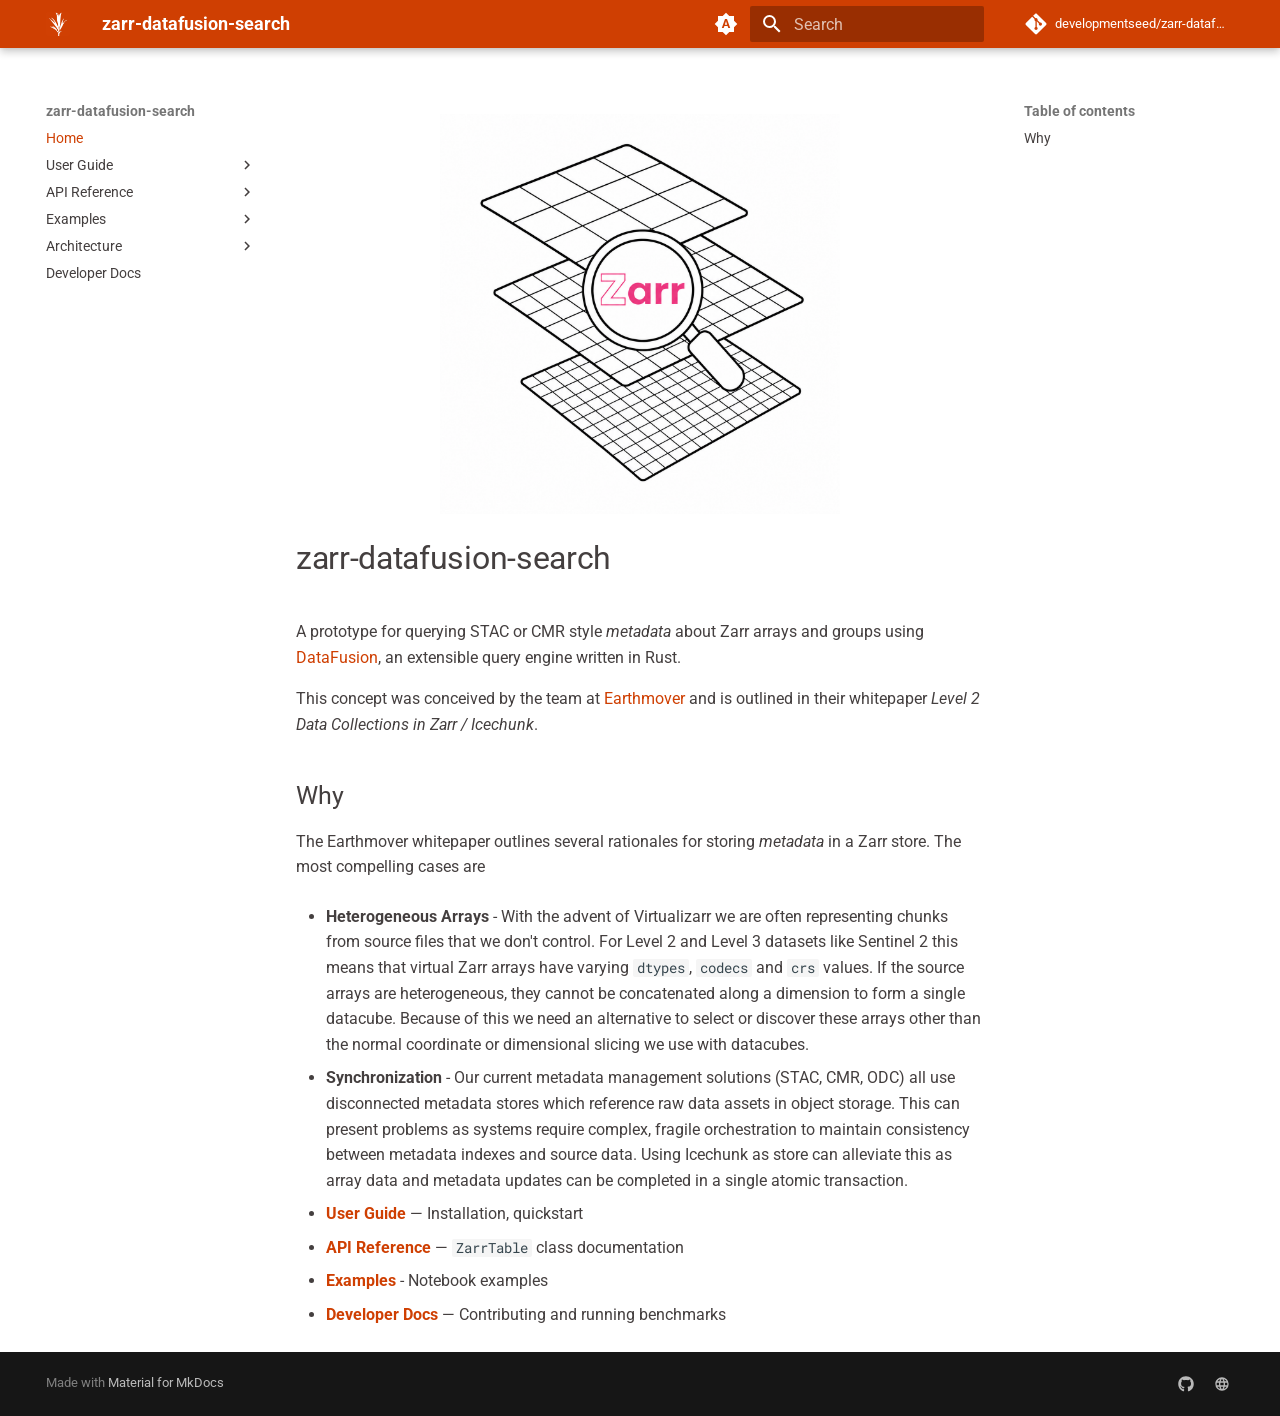
<file: index.html>
<!doctype html>
<html lang="en" class="no-js">
  <head>
    
      <meta charset="utf-8">
      <meta name="viewport" content="width=device-width,initial-scale=1">
      
        <meta name="description" content="Query Zarr metadata with DataFusion SQL">
      
      
        <meta name="author" content="Development Seed">
      
      
        <link rel="canonical" href="https://developmentseed.github.io/zarr-datafusion-search/">
      
      
      
        <link rel="next" href="user-guide/installation/">
      
      
        
      
      
      <link rel="icon" href="assets/ds_favicon.png">
      <meta name="generator" content="mkdocs-1.6.1, mkdocs-material-9.7.6">
    
    
      
        <title>zarr-datafusion-search</title>
      
    
    
      <link rel="stylesheet" href="assets/stylesheets/main.484c7ddc.min.css">
      
        
        <link rel="stylesheet" href="assets/stylesheets/palette.ab4e12ef.min.css">
      
      


    
    
      
    
    
      
        
        
        <link rel="preconnect" href="https://fonts.gstatic.com" crossorigin>
        <link rel="stylesheet" href="https://fonts.googleapis.com/css?family=Roboto:300,300i,400,400i,700,700i%7CRoboto+Mono:400,400i,700,700i&display=fallback">
        <style>:root{--md-text-font:"Roboto";--md-code-font:"Roboto Mono"}</style>
      
    
    
      <link rel="stylesheet" href="assets/_mkdocstrings.css">
    
      <link rel="stylesheet" href="overrides/stylesheets/extra.css">
    
    <script>__md_scope=new URL(".",location),__md_hash=e=>[...e].reduce(((e,_)=>(e<<5)-e+_.charCodeAt(0)),0),__md_get=(e,_=localStorage,t=__md_scope)=>JSON.parse(_.getItem(t.pathname+"."+e)),__md_set=(e,_,t=localStorage,a=__md_scope)=>{try{t.setItem(a.pathname+"."+e,JSON.stringify(_))}catch(e){}}</script>
    
      

    
    
  </head>
  
  
    
    
      
    
    
    
    
    <body dir="ltr" data-md-color-scheme="default" data-md-color-primary="indigo" data-md-color-accent="indigo">
  
    
    <input class="md-toggle" data-md-toggle="drawer" type="checkbox" id="__drawer" autocomplete="off">
    <input class="md-toggle" data-md-toggle="search" type="checkbox" id="__search" autocomplete="off">
    <label class="md-overlay" for="__drawer"></label>
    <div data-md-component="skip">
      
        
        <a href="#zarr-datafusion-search" class="md-skip">
          Skip to content
        </a>
      
    </div>
    <div data-md-component="announce">
      
    </div>
    
    
      

  

<header class="md-header md-header--shadow" data-md-component="header">
  <nav class="md-header__inner md-grid" aria-label="Header">
    <a href="." title="zarr-datafusion-search" class="md-header__button md-logo" aria-label="zarr-datafusion-search" data-md-component="logo">
      
  <img src="assets/logo_no_text.png" alt="logo">

    </a>
    <label class="md-header__button md-icon" for="__drawer">
      
      <svg xmlns="http://www.w3.org/2000/svg" viewBox="0 0 24 24"><path d="M3 6h18v2H3zm0 5h18v2H3zm0 5h18v2H3z"/></svg>
    </label>
    <div class="md-header__title" data-md-component="header-title">
      <div class="md-header__ellipsis">
        <div class="md-header__topic">
          <span class="md-ellipsis">
            zarr-datafusion-search
          </span>
        </div>
        <div class="md-header__topic" data-md-component="header-topic">
          <span class="md-ellipsis">
            
              Home
            
          </span>
        </div>
      </div>
    </div>
    
      
        <form class="md-header__option" data-md-component="palette">
  
    
    
    
    <input class="md-option" data-md-color-media="(prefers-color-scheme)" data-md-color-scheme="default" data-md-color-primary="indigo" data-md-color-accent="indigo"  aria-label="Switch to light mode"  type="radio" name="__palette" id="__palette_0">
    
      <label class="md-header__button md-icon" title="Switch to light mode" for="__palette_1" hidden>
        <svg xmlns="http://www.w3.org/2000/svg" viewBox="0 0 24 24"><path d="m14.3 16-.7-2h-3.2l-.7 2H7.8L11 7h2l3.2 9zM20 8.69V4h-4.69L12 .69 8.69 4H4v4.69L.69 12 4 15.31V20h4.69L12 23.31 15.31 20H20v-4.69L23.31 12zm-9.15 3.96h2.3L12 9z"/></svg>
      </label>
    
  
    
    
    
    <input class="md-option" data-md-color-media="(prefers-color-scheme: light)" data-md-color-scheme="default" data-md-color-primary="default" data-md-color-accent="deep-orange"  aria-label="Switch to dark mode"  type="radio" name="__palette" id="__palette_1">
    
      <label class="md-header__button md-icon" title="Switch to dark mode" for="__palette_2" hidden>
        <svg xmlns="http://www.w3.org/2000/svg" viewBox="0 0 24 24"><path d="M12 8a4 4 0 0 0-4 4 4 4 0 0 0 4 4 4 4 0 0 0 4-4 4 4 0 0 0-4-4m0 10a6 6 0 0 1-6-6 6 6 0 0 1 6-6 6 6 0 0 1 6 6 6 6 0 0 1-6 6m8-9.31V4h-4.69L12 .69 8.69 4H4v4.69L.69 12 4 15.31V20h4.69L12 23.31 15.31 20H20v-4.69L23.31 12z"/></svg>
      </label>
    
  
    
    
    
    <input class="md-option" data-md-color-media="(prefers-color-scheme: dark)" data-md-color-scheme="slate" data-md-color-primary="default" data-md-color-accent="deep-orange"  aria-label="Switch to system preference"  type="radio" name="__palette" id="__palette_2">
    
      <label class="md-header__button md-icon" title="Switch to system preference" for="__palette_0" hidden>
        <svg xmlns="http://www.w3.org/2000/svg" viewBox="0 0 24 24"><path d="M12 18c-.89 0-1.74-.2-2.5-.55C11.56 16.5 13 14.42 13 12s-1.44-4.5-3.5-5.45C10.26 6.2 11.11 6 12 6a6 6 0 0 1 6 6 6 6 0 0 1-6 6m8-9.31V4h-4.69L12 .69 8.69 4H4v4.69L.69 12 4 15.31V20h4.69L12 23.31 15.31 20H20v-4.69L23.31 12z"/></svg>
      </label>
    
  
</form>
      
    
    
      <script>var palette=__md_get("__palette");if(palette&&palette.color){if("(prefers-color-scheme)"===palette.color.media){var media=matchMedia("(prefers-color-scheme: light)"),input=document.querySelector(media.matches?"[data-md-color-media='(prefers-color-scheme: light)']":"[data-md-color-media='(prefers-color-scheme: dark)']");palette.color.media=input.getAttribute("data-md-color-media"),palette.color.scheme=input.getAttribute("data-md-color-scheme"),palette.color.primary=input.getAttribute("data-md-color-primary"),palette.color.accent=input.getAttribute("data-md-color-accent")}for(var[key,value]of Object.entries(palette.color))document.body.setAttribute("data-md-color-"+key,value)}</script>
    
    
    
      
      
        <label class="md-header__button md-icon" for="__search">
          
          <svg xmlns="http://www.w3.org/2000/svg" viewBox="0 0 24 24"><path d="M9.5 3A6.5 6.5 0 0 1 16 9.5c0 1.61-.59 3.09-1.56 4.23l.27.27h.79l5 5-1.5 1.5-5-5v-.79l-.27-.27A6.52 6.52 0 0 1 9.5 16 6.5 6.5 0 0 1 3 9.5 6.5 6.5 0 0 1 9.5 3m0 2C7 5 5 7 5 9.5S7 14 9.5 14 14 12 14 9.5 12 5 9.5 5"/></svg>
        </label>
        <div class="md-search" data-md-component="search" role="dialog">
  <label class="md-search__overlay" for="__search"></label>
  <div class="md-search__inner" role="search">
    <form class="md-search__form" name="search">
      <input type="text" class="md-search__input" name="query" aria-label="Search" placeholder="Search" autocapitalize="off" autocorrect="off" autocomplete="off" spellcheck="false" data-md-component="search-query" required>
      <label class="md-search__icon md-icon" for="__search">
        
        <svg xmlns="http://www.w3.org/2000/svg" viewBox="0 0 24 24"><path d="M9.5 3A6.5 6.5 0 0 1 16 9.5c0 1.61-.59 3.09-1.56 4.23l.27.27h.79l5 5-1.5 1.5-5-5v-.79l-.27-.27A6.52 6.52 0 0 1 9.5 16 6.5 6.5 0 0 1 3 9.5 6.5 6.5 0 0 1 9.5 3m0 2C7 5 5 7 5 9.5S7 14 9.5 14 14 12 14 9.5 12 5 9.5 5"/></svg>
        
        <svg xmlns="http://www.w3.org/2000/svg" viewBox="0 0 24 24"><path d="M20 11v2H8l5.5 5.5-1.42 1.42L4.16 12l7.92-7.92L13.5 5.5 8 11z"/></svg>
      </label>
      <nav class="md-search__options" aria-label="Search">
        
          <a href="javascript:void(0)" class="md-search__icon md-icon" title="Share" aria-label="Share" data-clipboard data-clipboard-text="" data-md-component="search-share" tabindex="-1">
            
            <svg xmlns="http://www.w3.org/2000/svg" viewBox="0 0 24 24"><path d="M18 16.08c-.76 0-1.44.3-1.96.77L8.91 12.7c.05-.23.09-.46.09-.7s-.04-.47-.09-.7l7.05-4.11c.54.5 1.25.81 2.04.81a3 3 0 0 0 3-3 3 3 0 0 0-3-3 3 3 0 0 0-3 3c0 .24.04.47.09.7L8.04 9.81C7.5 9.31 6.79 9 6 9a3 3 0 0 0-3 3 3 3 0 0 0 3 3c.79 0 1.5-.31 2.04-.81l7.12 4.15c-.05.21-.08.43-.08.66 0 1.61 1.31 2.91 2.92 2.91s2.92-1.3 2.92-2.91A2.92 2.92 0 0 0 18 16.08"/></svg>
          </a>
        
        <button type="reset" class="md-search__icon md-icon" title="Clear" aria-label="Clear" tabindex="-1">
          
          <svg xmlns="http://www.w3.org/2000/svg" viewBox="0 0 24 24"><path d="M19 6.41 17.59 5 12 10.59 6.41 5 5 6.41 10.59 12 5 17.59 6.41 19 12 13.41 17.59 19 19 17.59 13.41 12z"/></svg>
        </button>
      </nav>
      
        <div class="md-search__suggest" data-md-component="search-suggest"></div>
      
    </form>
    <div class="md-search__output">
      <div class="md-search__scrollwrap" tabindex="0" data-md-scrollfix>
        <div class="md-search-result" data-md-component="search-result">
          <div class="md-search-result__meta">
            Initializing search
          </div>
          <ol class="md-search-result__list" role="presentation"></ol>
        </div>
      </div>
    </div>
  </div>
</div>
      
    
    
      <div class="md-header__source">
        <a href="https://github.com/developmentseed/zarr-datafusion-search" title="Go to repository" class="md-source" data-md-component="source">
  <div class="md-source__icon md-icon">
    
    <svg xmlns="http://www.w3.org/2000/svg" viewBox="0 0 448 512"><!--! Font Awesome Free 7.1.0 by @fontawesome - https://fontawesome.com License - https://fontawesome.com/license/free (Icons: CC BY 4.0, Fonts: SIL OFL 1.1, Code: MIT License) Copyright 2025 Fonticons, Inc.--><path d="M439.6 236.1 244 40.5c-5.4-5.5-12.8-8.5-20.4-8.5s-15 3-20.4 8.4L162.5 81l51.5 51.5c27.1-9.1 52.7 16.8 43.4 43.7l49.7 49.7c34.2-11.8 61.2 31 35.5 56.7-26.5 26.5-70.2-2.9-56-37.3L240.3 199v121.9c25.3 12.5 22.3 41.8 9.1 55-6.4 6.4-15.2 10.1-24.3 10.1s-17.8-3.6-24.3-10.1c-17.6-17.6-11.1-46.9 11.2-56v-123c-20.8-8.5-24.6-30.7-18.6-45L142.6 101 8.5 235.1C3 240.6 0 247.9 0 255.5s3 15 8.5 20.4l195.6 195.7c5.4 5.4 12.7 8.4 20.4 8.4s15-3 20.4-8.4l194.7-194.7c5.4-5.4 8.4-12.8 8.4-20.4s-3-15-8.4-20.4"/></svg>
  </div>
  <div class="md-source__repository">
    developmentseed/zarr-datafusion-search
  </div>
</a>
      </div>
    
  </nav>
  
</header>
    
    <div class="md-container" data-md-component="container">
      
      
        
          
        
      
      <main class="md-main" data-md-component="main">
        <div class="md-main__inner md-grid">
          
            
              
              <div class="md-sidebar md-sidebar--primary" data-md-component="sidebar" data-md-type="navigation" >
                <div class="md-sidebar__scrollwrap">
                  <div class="md-sidebar__inner">
                    



<nav class="md-nav md-nav--primary" aria-label="Navigation" data-md-level="0">
  <label class="md-nav__title" for="__drawer">
    <a href="." title="zarr-datafusion-search" class="md-nav__button md-logo" aria-label="zarr-datafusion-search" data-md-component="logo">
      
  <img src="assets/logo_no_text.png" alt="logo">

    </a>
    zarr-datafusion-search
  </label>
  
    <div class="md-nav__source">
      <a href="https://github.com/developmentseed/zarr-datafusion-search" title="Go to repository" class="md-source" data-md-component="source">
  <div class="md-source__icon md-icon">
    
    <svg xmlns="http://www.w3.org/2000/svg" viewBox="0 0 448 512"><!--! Font Awesome Free 7.1.0 by @fontawesome - https://fontawesome.com License - https://fontawesome.com/license/free (Icons: CC BY 4.0, Fonts: SIL OFL 1.1, Code: MIT License) Copyright 2025 Fonticons, Inc.--><path d="M439.6 236.1 244 40.5c-5.4-5.5-12.8-8.5-20.4-8.5s-15 3-20.4 8.4L162.5 81l51.5 51.5c27.1-9.1 52.7 16.8 43.4 43.7l49.7 49.7c34.2-11.8 61.2 31 35.5 56.7-26.5 26.5-70.2-2.9-56-37.3L240.3 199v121.9c25.3 12.5 22.3 41.8 9.1 55-6.4 6.4-15.2 10.1-24.3 10.1s-17.8-3.6-24.3-10.1c-17.6-17.6-11.1-46.9 11.2-56v-123c-20.8-8.5-24.6-30.7-18.6-45L142.6 101 8.5 235.1C3 240.6 0 247.9 0 255.5s3 15 8.5 20.4l195.6 195.7c5.4 5.4 12.7 8.4 20.4 8.4s15-3 20.4-8.4l194.7-194.7c5.4-5.4 8.4-12.8 8.4-20.4s-3-15-8.4-20.4"/></svg>
  </div>
  <div class="md-source__repository">
    developmentseed/zarr-datafusion-search
  </div>
</a>
    </div>
  
  <ul class="md-nav__list" data-md-scrollfix>
    
      
      
  
  
    
  
  
  
    <li class="md-nav__item md-nav__item--active">
      
      <input class="md-nav__toggle md-toggle" type="checkbox" id="__toc">
      
      
        
      
      
        <label class="md-nav__link md-nav__link--active" for="__toc">
          
  
  
  <span class="md-ellipsis">
    
  
    Home
  

    
  </span>
  
  

          <span class="md-nav__icon md-icon"></span>
        </label>
      
      <a href="." class="md-nav__link md-nav__link--active">
        
  
  
  <span class="md-ellipsis">
    
  
    Home
  

    
  </span>
  
  

      </a>
      
        

<nav class="md-nav md-nav--secondary" aria-label="Table of contents">
  
  
  
    
  
  
    <label class="md-nav__title" for="__toc">
      <span class="md-nav__icon md-icon"></span>
      Table of contents
    </label>
    <ul class="md-nav__list" data-md-component="toc" data-md-scrollfix>
      
        <li class="md-nav__item">
  <a href="#why" class="md-nav__link">
    <span class="md-ellipsis">
      
        Why
      
    </span>
  </a>
  
</li>
      
    </ul>
  
</nav>
      
    </li>
  

    
      
      
  
  
  
  
    
    
      
        
      
        
      
    
    
    
    
    <li class="md-nav__item md-nav__item--nested">
      
        
        
        <input class="md-nav__toggle md-toggle " type="checkbox" id="__nav_2" >
        
          
          <label class="md-nav__link" for="__nav_2" id="__nav_2_label" tabindex="0">
            
  
  
  <span class="md-ellipsis">
    
  
    User Guide
  

    
  </span>
  
  

            <span class="md-nav__icon md-icon"></span>
          </label>
        
        <nav class="md-nav" data-md-level="1" aria-labelledby="__nav_2_label" aria-expanded="false">
          <label class="md-nav__title" for="__nav_2">
            <span class="md-nav__icon md-icon"></span>
            
  
    User Guide
  

          </label>
          <ul class="md-nav__list" data-md-scrollfix>
            
              
                
  
  
  
  
    <li class="md-nav__item">
      <a href="user-guide/installation/" class="md-nav__link">
        
  
  
  <span class="md-ellipsis">
    
  
    Installation
  

    
  </span>
  
  

      </a>
    </li>
  

              
            
              
                
  
  
  
  
    <li class="md-nav__item">
      <a href="user-guide/quickstart/" class="md-nav__link">
        
  
  
  <span class="md-ellipsis">
    
  
    Quickstart
  

    
  </span>
  
  

      </a>
    </li>
  

              
            
          </ul>
        </nav>
      
    </li>
  

    
      
      
  
  
  
  
    
    
      
        
      
        
      
    
    
    
    
    <li class="md-nav__item md-nav__item--nested">
      
        
        
        <input class="md-nav__toggle md-toggle " type="checkbox" id="__nav_3" >
        
          
          <label class="md-nav__link" for="__nav_3" id="__nav_3_label" tabindex="0">
            
  
  
  <span class="md-ellipsis">
    
  
    API Reference
  

    
  </span>
  
  

            <span class="md-nav__icon md-icon"></span>
          </label>
        
        <nav class="md-nav" data-md-level="1" aria-labelledby="__nav_3_label" aria-expanded="false">
          <label class="md-nav__title" for="__nav_3">
            <span class="md-nav__icon md-icon"></span>
            
  
    API Reference
  

          </label>
          <ul class="md-nav__list" data-md-scrollfix>
            
              
                
  
  
  
  
    <li class="md-nav__item">
      <a href="api/zarr-table/" class="md-nav__link">
        
  
  
  <span class="md-ellipsis">
    
  
    ZarrTable
  

    
  </span>
  
  

      </a>
    </li>
  

              
            
              
                
  
  
  
  
    <li class="md-nav__item">
      <a href="api/ingest/" class="md-nav__link">
        
  
  
  <span class="md-ellipsis">
    
  
    ingest_stac_search
  

    
  </span>
  
  

      </a>
    </li>
  

              
            
          </ul>
        </nav>
      
    </li>
  

    
      
      
  
  
  
  
    
    
      
        
      
        
      
        
      
    
    
    
    
    <li class="md-nav__item md-nav__item--nested">
      
        
        
        <input class="md-nav__toggle md-toggle " type="checkbox" id="__nav_4" >
        
          
          <label class="md-nav__link" for="__nav_4" id="__nav_4_label" tabindex="0">
            
  
  
  <span class="md-ellipsis">
    
  
    Examples
  

    
  </span>
  
  

            <span class="md-nav__icon md-icon"></span>
          </label>
        
        <nav class="md-nav" data-md-level="1" aria-labelledby="__nav_4_label" aria-expanded="false">
          <label class="md-nav__title" for="__nav_4">
            <span class="md-nav__icon md-icon"></span>
            
  
    Examples
  

          </label>
          <ul class="md-nav__list" data-md-scrollfix>
            
              
                
  
  
  
  
    <li class="md-nav__item">
      <a href="examples/quickstart/" class="md-nav__link">
        
  
  
  <span class="md-ellipsis">
    
  
    Quickstart
  

    
  </span>
  
  

      </a>
    </li>
  

              
            
              
                
  
  
  
  
    <li class="md-nav__item">
      <a href="examples/spatial_index/" class="md-nav__link">
        
  
  
  <span class="md-ellipsis">
    
  
    Spatial index
  

    
  </span>
  
  

      </a>
    </li>
  

              
            
              
                
  
  
  
  
    <li class="md-nav__item">
      <a href="examples/stac_virtualizarr/" class="md-nav__link">
        
  
  
  <span class="md-ellipsis">
    
  
    Stac virtualizarr
  

    
  </span>
  
  

      </a>
    </li>
  

              
            
          </ul>
        </nav>
      
    </li>
  

    
      
      
  
  
  
  
    
    
      
        
      
        
      
    
    
    
    
    <li class="md-nav__item md-nav__item--nested">
      
        
        
        <input class="md-nav__toggle md-toggle " type="checkbox" id="__nav_5" >
        
          
          <label class="md-nav__link" for="__nav_5" id="__nav_5_label" tabindex="0">
            
  
  
  <span class="md-ellipsis">
    
  
    Architecture
  

    
  </span>
  
  

            <span class="md-nav__icon md-icon"></span>
          </label>
        
        <nav class="md-nav" data-md-level="1" aria-labelledby="__nav_5_label" aria-expanded="false">
          <label class="md-nav__title" for="__nav_5">
            <span class="md-nav__icon md-icon"></span>
            
  
    Architecture
  

          </label>
          <ul class="md-nav__list" data-md-scrollfix>
            
              
                
  
  
  
  
    <li class="md-nav__item">
      <a href="architecture/zarr/" class="md-nav__link">
        
  
  
  <span class="md-ellipsis">
    
  
    Zarr Structure
  

    
  </span>
  
  

      </a>
    </li>
  

              
            
              
                
  
  
  
  
    <li class="md-nav__item">
      <a href="architecture/query-pipeline/" class="md-nav__link">
        
  
  
  <span class="md-ellipsis">
    
  
    Query Pipeline
  

    
  </span>
  
  

      </a>
    </li>
  

              
            
          </ul>
        </nav>
      
    </li>
  

    
      
      
  
  
  
  
    <li class="md-nav__item">
      <a href="DEVELOP/" class="md-nav__link">
        
  
  
  <span class="md-ellipsis">
    
  
    Developer Docs
  

    
  </span>
  
  

      </a>
    </li>
  

    
  </ul>
</nav>
                  </div>
                </div>
              </div>
            
            
              
              <div class="md-sidebar md-sidebar--secondary" data-md-component="sidebar" data-md-type="toc" >
                <div class="md-sidebar__scrollwrap">
                  <div class="md-sidebar__inner">
                    

<nav class="md-nav md-nav--secondary" aria-label="Table of contents">
  
  
  
    
  
  
    <label class="md-nav__title" for="__toc">
      <span class="md-nav__icon md-icon"></span>
      Table of contents
    </label>
    <ul class="md-nav__list" data-md-component="toc" data-md-scrollfix>
      
        <li class="md-nav__item">
  <a href="#why" class="md-nav__link">
    <span class="md-ellipsis">
      
        Why
      
    </span>
  </a>
  
</li>
      
    </ul>
  
</nav>
                  </div>
                </div>
              </div>
            
          
          
            <div class="md-content" data-md-component="content">
              
              <article class="md-content__inner md-typeset">
                
                  


  
  


<p align="center">
  <img src="assets/zarr-datafusion_logo.png" alt="zarr-datafusion-search" width="400">
</p>

<h1 id="zarr-datafusion-search">zarr-datafusion-search<a class="headerlink" href="#zarr-datafusion-search" title="Permanent link">&para;</a></h1>
<p>A prototype for querying STAC or CMR style <em>metadata</em> about Zarr arrays and groups
using <a href="https://datafusion.apache.org/">DataFusion</a>, an extensible query engine written
in Rust.</p>
<p>This concept was conceived by the team at <a href="https://www.earthmover.io/">Earthmover</a>
and is outlined in their whitepaper <em>Level 2 Data Collections in Zarr / Icechunk</em>.</p>
<h2 id="why">Why<a class="headerlink" href="#why" title="Permanent link">&para;</a></h2>
<p>The Earthmover whitepaper outlines several rationales for storing
<em>metadata</em> in a Zarr store.  The most compelling cases are</p>
<ul>
<li>
<p><strong>Heterogeneous Arrays</strong> - With the advent of Virtualizarr we are  often representing chunks from source files that we don't control.  For Level 2 and Level 3 datasets like Sentinel 2 this means that virtual Zarr arrays have varying <code>dtypes</code>, <code>codecs</code> and <code>crs</code> values.
If the source arrays are heterogeneous, they cannot be concatenated along a dimension to form a single datacube.  Because of this we need an alternative to select or discover these arrays other than the normal coordinate or dimensional slicing we use with datacubes.</p>
</li>
<li>
<p><strong>Synchronization</strong> - Our current metadata management solutions (STAC, CMR, ODC) all use disconnected metadata stores which reference raw data assets in object storage.
This can present problems as systems require complex, fragile orchestration to maintain consistency between metadata indexes and source data.  Using Icechunk as store can alleviate this as array data and metadata updates can be completed in a single atomic transaction.</p>
</li>
<li>
<p><strong><a href="user-guide/installation/">User Guide</a></strong> — Installation, quickstart</p>
</li>
<li><strong><a href="api/zarr-table/">API Reference</a></strong> — <code>ZarrTable</code> class documentation</li>
<li><strong><a href="examples/">Examples</a></strong> - Notebook examples</li>
<li><strong><a href="DEVELOP/">Developer Docs</a></strong> — Contributing and running benchmarks</li>
</ul>












                
              </article>
            </div>
          
          
<script>var target=document.getElementById(location.hash.slice(1));target&&target.name&&(target.checked=target.name.startsWith("__tabbed_"))</script>
        </div>
        
      </main>
      
        <footer class="md-footer">
  
  <div class="md-footer-meta md-typeset">
    <div class="md-footer-meta__inner md-grid">
      <div class="md-copyright">
  
  
    Made with
    <a href="https://squidfunk.github.io/mkdocs-material/" target="_blank" rel="noopener">
      Material for MkDocs
    </a>
  
</div>
      
        
<div class="md-social">
  
    
    
    
    
      
      
    
    <a href="https://github.com/developmentseed" target="_blank" rel="noopener" title="github.com" class="md-social__link">
      <svg xmlns="http://www.w3.org/2000/svg" viewBox="0 0 512 512"><!--! Font Awesome Free 7.1.0 by @fontawesome - https://fontawesome.com License - https://fontawesome.com/license/free (Icons: CC BY 4.0, Fonts: SIL OFL 1.1, Code: MIT License) Copyright 2025 Fonticons, Inc.--><path d="M173.9 397.4c0 2-2.3 3.6-5.2 3.6-3.3.3-5.6-1.3-5.6-3.6 0-2 2.3-3.6 5.2-3.6 3-.3 5.6 1.3 5.6 3.6m-31.1-4.5c-.7 2 1.3 4.3 4.3 4.9 2.6 1 5.6 0 6.2-2s-1.3-4.3-4.3-5.2c-2.6-.7-5.5.3-6.2 2.3m44.2-1.7c-2.9.7-4.9 2.6-4.6 4.9.3 2 2.9 3.3 5.9 2.6 2.9-.7 4.9-2.6 4.6-4.6-.3-1.9-3-3.2-5.9-2.9M252.8 8C114.1 8 8 113.3 8 252c0 110.9 69.8 205.8 169.5 239.2 12.8 2.3 17.3-5.6 17.3-12.1 0-6.2-.3-40.4-.3-61.4 0 0-70 15-84.7-29.8 0 0-11.4-29.1-27.8-36.6 0 0-22.9-15.7 1.6-15.4 0 0 24.9 2 38.6 25.8 21.9 38.6 58.6 27.5 72.9 20.9 2.3-16 8.8-27.1 16-33.7-55.9-6.2-112.3-14.3-112.3-110.5 0-27.5 7.6-41.3 23.6-58.9-2.6-6.5-11.1-33.3 2.6-67.9 20.9-6.5 69 27 69 27 20-5.6 41.5-8.5 62.8-8.5s42.8 2.9 62.8 8.5c0 0 48.1-33.6 69-27 13.7 34.7 5.2 61.4 2.6 67.9 16 17.7 25.8 31.5 25.8 58.9 0 96.5-58.9 104.2-114.8 110.5 9.2 7.9 17 22.9 17 46.4 0 33.7-.3 75.4-.3 83.6 0 6.5 4.6 14.4 17.3 12.1C436.2 457.8 504 362.9 504 252 504 113.3 391.5 8 252.8 8M105.2 352.9c-1.3 1-1 3.3.7 5.2 1.6 1.6 3.9 2.3 5.2 1 1.3-1 1-3.3-.7-5.2-1.6-1.6-3.9-2.3-5.2-1m-10.8-8.1c-.7 1.3.3 2.9 2.3 3.9 1.6 1 3.6.7 4.3-.7.7-1.3-.3-2.9-2.3-3.9-2-.6-3.6-.3-4.3.7m32.4 35.6c-1.6 1.3-1 4.3 1.3 6.2 2.3 2.3 5.2 2.6 6.5 1 1.3-1.3.7-4.3-1.3-6.2-2.2-2.3-5.2-2.6-6.5-1m-11.4-14.7c-1.6 1-1.6 3.6 0 5.9s4.3 3.3 5.6 2.3c1.6-1.3 1.6-3.9 0-6.2-1.4-2.3-4-3.3-5.6-2"/></svg>
    </a>
  
    
    
    
    
      
      
    
    <a href="https://developmentseed.org/" target="_blank" rel="noopener" title="developmentseed.org" class="md-social__link">
      <svg xmlns="http://www.w3.org/2000/svg" viewBox="0 0 24 24"><path d="M16.36 14c.08-.66.14-1.32.14-2s-.06-1.34-.14-2h3.38c.16.64.26 1.31.26 2s-.1 1.36-.26 2m-5.15 5.56c.6-1.11 1.06-2.31 1.38-3.56h2.95a8.03 8.03 0 0 1-4.33 3.56M14.34 14H9.66c-.1-.66-.16-1.32-.16-2s.06-1.35.16-2h4.68c.09.65.16 1.32.16 2s-.07 1.34-.16 2M12 19.96c-.83-1.2-1.5-2.53-1.91-3.96h3.82c-.41 1.43-1.08 2.76-1.91 3.96M8 8H5.08A7.92 7.92 0 0 1 9.4 4.44C8.8 5.55 8.35 6.75 8 8m-2.92 8H8c.35 1.25.8 2.45 1.4 3.56A8 8 0 0 1 5.08 16m-.82-2C4.1 13.36 4 12.69 4 12s.1-1.36.26-2h3.38c-.08.66-.14 1.32-.14 2s.06 1.34.14 2M12 4.03c.83 1.2 1.5 2.54 1.91 3.97h-3.82c.41-1.43 1.08-2.77 1.91-3.97M18.92 8h-2.95a15.7 15.7 0 0 0-1.38-3.56c1.84.63 3.37 1.9 4.33 3.56M12 2C6.47 2 2 6.5 2 12a10 10 0 0 0 10 10 10 10 0 0 0 10-10A10 10 0 0 0 12 2"/></svg>
    </a>
  
</div>
      
    </div>
  </div>
</footer>
      
    </div>
    <div class="md-dialog" data-md-component="dialog">
      <div class="md-dialog__inner md-typeset"></div>
    </div>
    
    
    
      
      
      <script id="__config" type="application/json">{"annotate": null, "base": ".", "features": ["content.code.annotate", "content.code.copy", "navigation.indexes", "navigation.instant", "navigation.tracking", "search.suggest", "search.share"], "search": "assets/javascripts/workers/search.2c215733.min.js", "tags": null, "translations": {"clipboard.copied": "Copied to clipboard", "clipboard.copy": "Copy to clipboard", "search.result.more.one": "1 more on this page", "search.result.more.other": "# more on this page", "search.result.none": "No matching documents", "search.result.one": "1 matching document", "search.result.other": "# matching documents", "search.result.placeholder": "Type to start searching", "search.result.term.missing": "Missing", "select.version": "Select version"}, "version": null}</script>
    
    
      <script src="assets/javascripts/bundle.79ae519e.min.js"></script>
      
    
  </body>
</html>
</file>
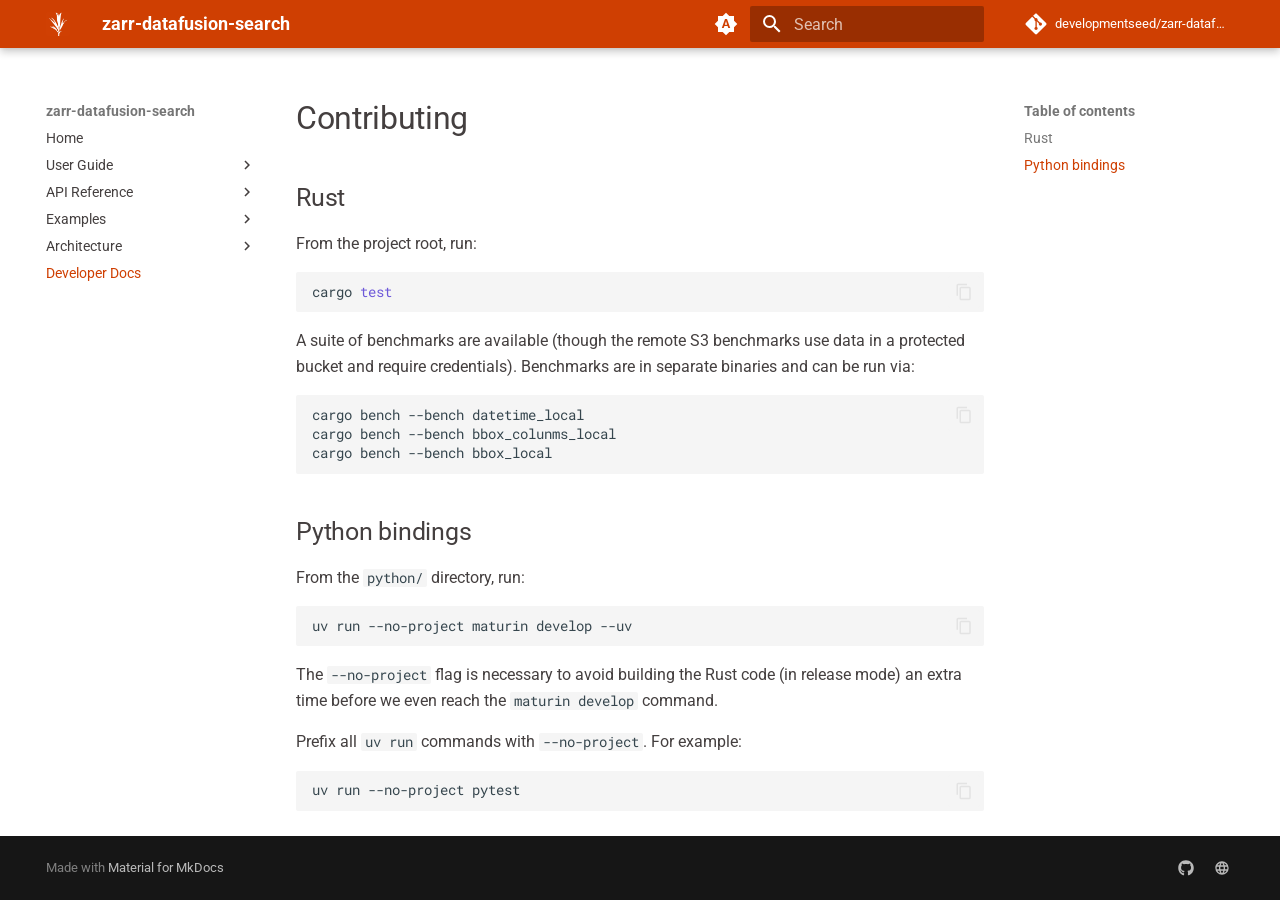
<file: DEVELOP/index.html>
<!doctype html>
<html lang="en" class="no-js">
  <head>
    
      <meta charset="utf-8">
      <meta name="viewport" content="width=device-width,initial-scale=1">
      
        <meta name="description" content="Query Zarr metadata with DataFusion SQL">
      
      
        <meta name="author" content="Development Seed">
      
      
        <link rel="canonical" href="https://developmentseed.github.io/zarr-datafusion-search/DEVELOP/">
      
      
        <link rel="prev" href="../architecture/query-pipeline/">
      
      
      
        
      
      
      <link rel="icon" href="../assets/ds_favicon.png">
      <meta name="generator" content="mkdocs-1.6.1, mkdocs-material-9.7.6">
    
    
      
        <title>Developer Docs - zarr-datafusion-search</title>
      
    
    
      <link rel="stylesheet" href="../assets/stylesheets/main.484c7ddc.min.css">
      
        
        <link rel="stylesheet" href="../assets/stylesheets/palette.ab4e12ef.min.css">
      
      


    
    
      
    
    
      
        
        
        <link rel="preconnect" href="https://fonts.gstatic.com" crossorigin>
        <link rel="stylesheet" href="https://fonts.googleapis.com/css?family=Roboto:300,300i,400,400i,700,700i%7CRoboto+Mono:400,400i,700,700i&display=fallback">
        <style>:root{--md-text-font:"Roboto";--md-code-font:"Roboto Mono"}</style>
      
    
    
      <link rel="stylesheet" href="../assets/_mkdocstrings.css">
    
      <link rel="stylesheet" href="../overrides/stylesheets/extra.css">
    
    <script>__md_scope=new URL("..",location),__md_hash=e=>[...e].reduce(((e,_)=>(e<<5)-e+_.charCodeAt(0)),0),__md_get=(e,_=localStorage,t=__md_scope)=>JSON.parse(_.getItem(t.pathname+"."+e)),__md_set=(e,_,t=localStorage,a=__md_scope)=>{try{t.setItem(a.pathname+"."+e,JSON.stringify(_))}catch(e){}}</script>
    
      

    
    
  </head>
  
  
    
    
      
    
    
    
    
    <body dir="ltr" data-md-color-scheme="default" data-md-color-primary="indigo" data-md-color-accent="indigo">
  
    
    <input class="md-toggle" data-md-toggle="drawer" type="checkbox" id="__drawer" autocomplete="off">
    <input class="md-toggle" data-md-toggle="search" type="checkbox" id="__search" autocomplete="off">
    <label class="md-overlay" for="__drawer"></label>
    <div data-md-component="skip">
      
        
        <a href="#contributing" class="md-skip">
          Skip to content
        </a>
      
    </div>
    <div data-md-component="announce">
      
    </div>
    
    
      

  

<header class="md-header md-header--shadow" data-md-component="header">
  <nav class="md-header__inner md-grid" aria-label="Header">
    <a href=".." title="zarr-datafusion-search" class="md-header__button md-logo" aria-label="zarr-datafusion-search" data-md-component="logo">
      
  <img src="../assets/logo_no_text.png" alt="logo">

    </a>
    <label class="md-header__button md-icon" for="__drawer">
      
      <svg xmlns="http://www.w3.org/2000/svg" viewBox="0 0 24 24"><path d="M3 6h18v2H3zm0 5h18v2H3zm0 5h18v2H3z"/></svg>
    </label>
    <div class="md-header__title" data-md-component="header-title">
      <div class="md-header__ellipsis">
        <div class="md-header__topic">
          <span class="md-ellipsis">
            zarr-datafusion-search
          </span>
        </div>
        <div class="md-header__topic" data-md-component="header-topic">
          <span class="md-ellipsis">
            
              Developer Docs
            
          </span>
        </div>
      </div>
    </div>
    
      
        <form class="md-header__option" data-md-component="palette">
  
    
    
    
    <input class="md-option" data-md-color-media="(prefers-color-scheme)" data-md-color-scheme="default" data-md-color-primary="indigo" data-md-color-accent="indigo"  aria-label="Switch to light mode"  type="radio" name="__palette" id="__palette_0">
    
      <label class="md-header__button md-icon" title="Switch to light mode" for="__palette_1" hidden>
        <svg xmlns="http://www.w3.org/2000/svg" viewBox="0 0 24 24"><path d="m14.3 16-.7-2h-3.2l-.7 2H7.8L11 7h2l3.2 9zM20 8.69V4h-4.69L12 .69 8.69 4H4v4.69L.69 12 4 15.31V20h4.69L12 23.31 15.31 20H20v-4.69L23.31 12zm-9.15 3.96h2.3L12 9z"/></svg>
      </label>
    
  
    
    
    
    <input class="md-option" data-md-color-media="(prefers-color-scheme: light)" data-md-color-scheme="default" data-md-color-primary="default" data-md-color-accent="deep-orange"  aria-label="Switch to dark mode"  type="radio" name="__palette" id="__palette_1">
    
      <label class="md-header__button md-icon" title="Switch to dark mode" for="__palette_2" hidden>
        <svg xmlns="http://www.w3.org/2000/svg" viewBox="0 0 24 24"><path d="M12 8a4 4 0 0 0-4 4 4 4 0 0 0 4 4 4 4 0 0 0 4-4 4 4 0 0 0-4-4m0 10a6 6 0 0 1-6-6 6 6 0 0 1 6-6 6 6 0 0 1 6 6 6 6 0 0 1-6 6m8-9.31V4h-4.69L12 .69 8.69 4H4v4.69L.69 12 4 15.31V20h4.69L12 23.31 15.31 20H20v-4.69L23.31 12z"/></svg>
      </label>
    
  
    
    
    
    <input class="md-option" data-md-color-media="(prefers-color-scheme: dark)" data-md-color-scheme="slate" data-md-color-primary="default" data-md-color-accent="deep-orange"  aria-label="Switch to system preference"  type="radio" name="__palette" id="__palette_2">
    
      <label class="md-header__button md-icon" title="Switch to system preference" for="__palette_0" hidden>
        <svg xmlns="http://www.w3.org/2000/svg" viewBox="0 0 24 24"><path d="M12 18c-.89 0-1.74-.2-2.5-.55C11.56 16.5 13 14.42 13 12s-1.44-4.5-3.5-5.45C10.26 6.2 11.11 6 12 6a6 6 0 0 1 6 6 6 6 0 0 1-6 6m8-9.31V4h-4.69L12 .69 8.69 4H4v4.69L.69 12 4 15.31V20h4.69L12 23.31 15.31 20H20v-4.69L23.31 12z"/></svg>
      </label>
    
  
</form>
      
    
    
      <script>var palette=__md_get("__palette");if(palette&&palette.color){if("(prefers-color-scheme)"===palette.color.media){var media=matchMedia("(prefers-color-scheme: light)"),input=document.querySelector(media.matches?"[data-md-color-media='(prefers-color-scheme: light)']":"[data-md-color-media='(prefers-color-scheme: dark)']");palette.color.media=input.getAttribute("data-md-color-media"),palette.color.scheme=input.getAttribute("data-md-color-scheme"),palette.color.primary=input.getAttribute("data-md-color-primary"),palette.color.accent=input.getAttribute("data-md-color-accent")}for(var[key,value]of Object.entries(palette.color))document.body.setAttribute("data-md-color-"+key,value)}</script>
    
    
    
      
      
        <label class="md-header__button md-icon" for="__search">
          
          <svg xmlns="http://www.w3.org/2000/svg" viewBox="0 0 24 24"><path d="M9.5 3A6.5 6.5 0 0 1 16 9.5c0 1.61-.59 3.09-1.56 4.23l.27.27h.79l5 5-1.5 1.5-5-5v-.79l-.27-.27A6.52 6.52 0 0 1 9.5 16 6.5 6.5 0 0 1 3 9.5 6.5 6.5 0 0 1 9.5 3m0 2C7 5 5 7 5 9.5S7 14 9.5 14 14 12 14 9.5 12 5 9.5 5"/></svg>
        </label>
        <div class="md-search" data-md-component="search" role="dialog">
  <label class="md-search__overlay" for="__search"></label>
  <div class="md-search__inner" role="search">
    <form class="md-search__form" name="search">
      <input type="text" class="md-search__input" name="query" aria-label="Search" placeholder="Search" autocapitalize="off" autocorrect="off" autocomplete="off" spellcheck="false" data-md-component="search-query" required>
      <label class="md-search__icon md-icon" for="__search">
        
        <svg xmlns="http://www.w3.org/2000/svg" viewBox="0 0 24 24"><path d="M9.5 3A6.5 6.5 0 0 1 16 9.5c0 1.61-.59 3.09-1.56 4.23l.27.27h.79l5 5-1.5 1.5-5-5v-.79l-.27-.27A6.52 6.52 0 0 1 9.5 16 6.5 6.5 0 0 1 3 9.5 6.5 6.5 0 0 1 9.5 3m0 2C7 5 5 7 5 9.5S7 14 9.5 14 14 12 14 9.5 12 5 9.5 5"/></svg>
        
        <svg xmlns="http://www.w3.org/2000/svg" viewBox="0 0 24 24"><path d="M20 11v2H8l5.5 5.5-1.42 1.42L4.16 12l7.92-7.92L13.5 5.5 8 11z"/></svg>
      </label>
      <nav class="md-search__options" aria-label="Search">
        
          <a href="javascript:void(0)" class="md-search__icon md-icon" title="Share" aria-label="Share" data-clipboard data-clipboard-text="" data-md-component="search-share" tabindex="-1">
            
            <svg xmlns="http://www.w3.org/2000/svg" viewBox="0 0 24 24"><path d="M18 16.08c-.76 0-1.44.3-1.96.77L8.91 12.7c.05-.23.09-.46.09-.7s-.04-.47-.09-.7l7.05-4.11c.54.5 1.25.81 2.04.81a3 3 0 0 0 3-3 3 3 0 0 0-3-3 3 3 0 0 0-3 3c0 .24.04.47.09.7L8.04 9.81C7.5 9.31 6.79 9 6 9a3 3 0 0 0-3 3 3 3 0 0 0 3 3c.79 0 1.5-.31 2.04-.81l7.12 4.15c-.05.21-.08.43-.08.66 0 1.61 1.31 2.91 2.92 2.91s2.92-1.3 2.92-2.91A2.92 2.92 0 0 0 18 16.08"/></svg>
          </a>
        
        <button type="reset" class="md-search__icon md-icon" title="Clear" aria-label="Clear" tabindex="-1">
          
          <svg xmlns="http://www.w3.org/2000/svg" viewBox="0 0 24 24"><path d="M19 6.41 17.59 5 12 10.59 6.41 5 5 6.41 10.59 12 5 17.59 6.41 19 12 13.41 17.59 19 19 17.59 13.41 12z"/></svg>
        </button>
      </nav>
      
        <div class="md-search__suggest" data-md-component="search-suggest"></div>
      
    </form>
    <div class="md-search__output">
      <div class="md-search__scrollwrap" tabindex="0" data-md-scrollfix>
        <div class="md-search-result" data-md-component="search-result">
          <div class="md-search-result__meta">
            Initializing search
          </div>
          <ol class="md-search-result__list" role="presentation"></ol>
        </div>
      </div>
    </div>
  </div>
</div>
      
    
    
      <div class="md-header__source">
        <a href="https://github.com/developmentseed/zarr-datafusion-search" title="Go to repository" class="md-source" data-md-component="source">
  <div class="md-source__icon md-icon">
    
    <svg xmlns="http://www.w3.org/2000/svg" viewBox="0 0 448 512"><!--! Font Awesome Free 7.1.0 by @fontawesome - https://fontawesome.com License - https://fontawesome.com/license/free (Icons: CC BY 4.0, Fonts: SIL OFL 1.1, Code: MIT License) Copyright 2025 Fonticons, Inc.--><path d="M439.6 236.1 244 40.5c-5.4-5.5-12.8-8.5-20.4-8.5s-15 3-20.4 8.4L162.5 81l51.5 51.5c27.1-9.1 52.7 16.8 43.4 43.7l49.7 49.7c34.2-11.8 61.2 31 35.5 56.7-26.5 26.5-70.2-2.9-56-37.3L240.3 199v121.9c25.3 12.5 22.3 41.8 9.1 55-6.4 6.4-15.2 10.1-24.3 10.1s-17.8-3.6-24.3-10.1c-17.6-17.6-11.1-46.9 11.2-56v-123c-20.8-8.5-24.6-30.7-18.6-45L142.6 101 8.5 235.1C3 240.6 0 247.9 0 255.5s3 15 8.5 20.4l195.6 195.7c5.4 5.4 12.7 8.4 20.4 8.4s15-3 20.4-8.4l194.7-194.7c5.4-5.4 8.4-12.8 8.4-20.4s-3-15-8.4-20.4"/></svg>
  </div>
  <div class="md-source__repository">
    developmentseed/zarr-datafusion-search
  </div>
</a>
      </div>
    
  </nav>
  
</header>
    
    <div class="md-container" data-md-component="container">
      
      
        
          
        
      
      <main class="md-main" data-md-component="main">
        <div class="md-main__inner md-grid">
          
            
              
              <div class="md-sidebar md-sidebar--primary" data-md-component="sidebar" data-md-type="navigation" >
                <div class="md-sidebar__scrollwrap">
                  <div class="md-sidebar__inner">
                    



<nav class="md-nav md-nav--primary" aria-label="Navigation" data-md-level="0">
  <label class="md-nav__title" for="__drawer">
    <a href=".." title="zarr-datafusion-search" class="md-nav__button md-logo" aria-label="zarr-datafusion-search" data-md-component="logo">
      
  <img src="../assets/logo_no_text.png" alt="logo">

    </a>
    zarr-datafusion-search
  </label>
  
    <div class="md-nav__source">
      <a href="https://github.com/developmentseed/zarr-datafusion-search" title="Go to repository" class="md-source" data-md-component="source">
  <div class="md-source__icon md-icon">
    
    <svg xmlns="http://www.w3.org/2000/svg" viewBox="0 0 448 512"><!--! Font Awesome Free 7.1.0 by @fontawesome - https://fontawesome.com License - https://fontawesome.com/license/free (Icons: CC BY 4.0, Fonts: SIL OFL 1.1, Code: MIT License) Copyright 2025 Fonticons, Inc.--><path d="M439.6 236.1 244 40.5c-5.4-5.5-12.8-8.5-20.4-8.5s-15 3-20.4 8.4L162.5 81l51.5 51.5c27.1-9.1 52.7 16.8 43.4 43.7l49.7 49.7c34.2-11.8 61.2 31 35.5 56.7-26.5 26.5-70.2-2.9-56-37.3L240.3 199v121.9c25.3 12.5 22.3 41.8 9.1 55-6.4 6.4-15.2 10.1-24.3 10.1s-17.8-3.6-24.3-10.1c-17.6-17.6-11.1-46.9 11.2-56v-123c-20.8-8.5-24.6-30.7-18.6-45L142.6 101 8.5 235.1C3 240.6 0 247.9 0 255.5s3 15 8.5 20.4l195.6 195.7c5.4 5.4 12.7 8.4 20.4 8.4s15-3 20.4-8.4l194.7-194.7c5.4-5.4 8.4-12.8 8.4-20.4s-3-15-8.4-20.4"/></svg>
  </div>
  <div class="md-source__repository">
    developmentseed/zarr-datafusion-search
  </div>
</a>
    </div>
  
  <ul class="md-nav__list" data-md-scrollfix>
    
      
      
  
  
  
  
    <li class="md-nav__item">
      <a href=".." class="md-nav__link">
        
  
  
  <span class="md-ellipsis">
    
  
    Home
  

    
  </span>
  
  

      </a>
    </li>
  

    
      
      
  
  
  
  
    
    
      
        
      
        
      
    
    
    
    
    <li class="md-nav__item md-nav__item--nested">
      
        
        
        <input class="md-nav__toggle md-toggle " type="checkbox" id="__nav_2" >
        
          
          <label class="md-nav__link" for="__nav_2" id="__nav_2_label" tabindex="0">
            
  
  
  <span class="md-ellipsis">
    
  
    User Guide
  

    
  </span>
  
  

            <span class="md-nav__icon md-icon"></span>
          </label>
        
        <nav class="md-nav" data-md-level="1" aria-labelledby="__nav_2_label" aria-expanded="false">
          <label class="md-nav__title" for="__nav_2">
            <span class="md-nav__icon md-icon"></span>
            
  
    User Guide
  

          </label>
          <ul class="md-nav__list" data-md-scrollfix>
            
              
                
  
  
  
  
    <li class="md-nav__item">
      <a href="../user-guide/installation/" class="md-nav__link">
        
  
  
  <span class="md-ellipsis">
    
  
    Installation
  

    
  </span>
  
  

      </a>
    </li>
  

              
            
              
                
  
  
  
  
    <li class="md-nav__item">
      <a href="../user-guide/quickstart/" class="md-nav__link">
        
  
  
  <span class="md-ellipsis">
    
  
    Quickstart
  

    
  </span>
  
  

      </a>
    </li>
  

              
            
          </ul>
        </nav>
      
    </li>
  

    
      
      
  
  
  
  
    
    
      
        
      
        
      
    
    
    
    
    <li class="md-nav__item md-nav__item--nested">
      
        
        
        <input class="md-nav__toggle md-toggle " type="checkbox" id="__nav_3" >
        
          
          <label class="md-nav__link" for="__nav_3" id="__nav_3_label" tabindex="0">
            
  
  
  <span class="md-ellipsis">
    
  
    API Reference
  

    
  </span>
  
  

            <span class="md-nav__icon md-icon"></span>
          </label>
        
        <nav class="md-nav" data-md-level="1" aria-labelledby="__nav_3_label" aria-expanded="false">
          <label class="md-nav__title" for="__nav_3">
            <span class="md-nav__icon md-icon"></span>
            
  
    API Reference
  

          </label>
          <ul class="md-nav__list" data-md-scrollfix>
            
              
                
  
  
  
  
    <li class="md-nav__item">
      <a href="../api/zarr-table/" class="md-nav__link">
        
  
  
  <span class="md-ellipsis">
    
  
    ZarrTable
  

    
  </span>
  
  

      </a>
    </li>
  

              
            
              
                
  
  
  
  
    <li class="md-nav__item">
      <a href="../api/ingest/" class="md-nav__link">
        
  
  
  <span class="md-ellipsis">
    
  
    ingest_stac_search
  

    
  </span>
  
  

      </a>
    </li>
  

              
            
          </ul>
        </nav>
      
    </li>
  

    
      
      
  
  
  
  
    
    
      
        
      
        
      
        
      
    
    
    
    
    <li class="md-nav__item md-nav__item--nested">
      
        
        
        <input class="md-nav__toggle md-toggle " type="checkbox" id="__nav_4" >
        
          
          <label class="md-nav__link" for="__nav_4" id="__nav_4_label" tabindex="0">
            
  
  
  <span class="md-ellipsis">
    
  
    Examples
  

    
  </span>
  
  

            <span class="md-nav__icon md-icon"></span>
          </label>
        
        <nav class="md-nav" data-md-level="1" aria-labelledby="__nav_4_label" aria-expanded="false">
          <label class="md-nav__title" for="__nav_4">
            <span class="md-nav__icon md-icon"></span>
            
  
    Examples
  

          </label>
          <ul class="md-nav__list" data-md-scrollfix>
            
              
                
  
  
  
  
    <li class="md-nav__item">
      <a href="../examples/quickstart/" class="md-nav__link">
        
  
  
  <span class="md-ellipsis">
    
  
    Quickstart
  

    
  </span>
  
  

      </a>
    </li>
  

              
            
              
                
  
  
  
  
    <li class="md-nav__item">
      <a href="../examples/spatial_index/" class="md-nav__link">
        
  
  
  <span class="md-ellipsis">
    
  
    Spatial index
  

    
  </span>
  
  

      </a>
    </li>
  

              
            
              
                
  
  
  
  
    <li class="md-nav__item">
      <a href="../examples/stac_virtualizarr/" class="md-nav__link">
        
  
  
  <span class="md-ellipsis">
    
  
    Stac virtualizarr
  

    
  </span>
  
  

      </a>
    </li>
  

              
            
          </ul>
        </nav>
      
    </li>
  

    
      
      
  
  
  
  
    
    
      
        
      
        
      
    
    
    
    
    <li class="md-nav__item md-nav__item--nested">
      
        
        
        <input class="md-nav__toggle md-toggle " type="checkbox" id="__nav_5" >
        
          
          <label class="md-nav__link" for="__nav_5" id="__nav_5_label" tabindex="0">
            
  
  
  <span class="md-ellipsis">
    
  
    Architecture
  

    
  </span>
  
  

            <span class="md-nav__icon md-icon"></span>
          </label>
        
        <nav class="md-nav" data-md-level="1" aria-labelledby="__nav_5_label" aria-expanded="false">
          <label class="md-nav__title" for="__nav_5">
            <span class="md-nav__icon md-icon"></span>
            
  
    Architecture
  

          </label>
          <ul class="md-nav__list" data-md-scrollfix>
            
              
                
  
  
  
  
    <li class="md-nav__item">
      <a href="../architecture/zarr/" class="md-nav__link">
        
  
  
  <span class="md-ellipsis">
    
  
    Zarr Structure
  

    
  </span>
  
  

      </a>
    </li>
  

              
            
              
                
  
  
  
  
    <li class="md-nav__item">
      <a href="../architecture/query-pipeline/" class="md-nav__link">
        
  
  
  <span class="md-ellipsis">
    
  
    Query Pipeline
  

    
  </span>
  
  

      </a>
    </li>
  

              
            
          </ul>
        </nav>
      
    </li>
  

    
      
      
  
  
    
  
  
  
    <li class="md-nav__item md-nav__item--active">
      
      <input class="md-nav__toggle md-toggle" type="checkbox" id="__toc">
      
      
        
      
      
        <label class="md-nav__link md-nav__link--active" for="__toc">
          
  
  
  <span class="md-ellipsis">
    
  
    Developer Docs
  

    
  </span>
  
  

          <span class="md-nav__icon md-icon"></span>
        </label>
      
      <a href="./" class="md-nav__link md-nav__link--active">
        
  
  
  <span class="md-ellipsis">
    
  
    Developer Docs
  

    
  </span>
  
  

      </a>
      
        

<nav class="md-nav md-nav--secondary" aria-label="Table of contents">
  
  
  
    
  
  
    <label class="md-nav__title" for="__toc">
      <span class="md-nav__icon md-icon"></span>
      Table of contents
    </label>
    <ul class="md-nav__list" data-md-component="toc" data-md-scrollfix>
      
        <li class="md-nav__item">
  <a href="#rust" class="md-nav__link">
    <span class="md-ellipsis">
      
        Rust
      
    </span>
  </a>
  
</li>
      
        <li class="md-nav__item">
  <a href="#python-bindings" class="md-nav__link">
    <span class="md-ellipsis">
      
        Python bindings
      
    </span>
  </a>
  
</li>
      
    </ul>
  
</nav>
      
    </li>
  

    
  </ul>
</nav>
                  </div>
                </div>
              </div>
            
            
              
              <div class="md-sidebar md-sidebar--secondary" data-md-component="sidebar" data-md-type="toc" >
                <div class="md-sidebar__scrollwrap">
                  <div class="md-sidebar__inner">
                    

<nav class="md-nav md-nav--secondary" aria-label="Table of contents">
  
  
  
    
  
  
    <label class="md-nav__title" for="__toc">
      <span class="md-nav__icon md-icon"></span>
      Table of contents
    </label>
    <ul class="md-nav__list" data-md-component="toc" data-md-scrollfix>
      
        <li class="md-nav__item">
  <a href="#rust" class="md-nav__link">
    <span class="md-ellipsis">
      
        Rust
      
    </span>
  </a>
  
</li>
      
        <li class="md-nav__item">
  <a href="#python-bindings" class="md-nav__link">
    <span class="md-ellipsis">
      
        Python bindings
      
    </span>
  </a>
  
</li>
      
    </ul>
  
</nav>
                  </div>
                </div>
              </div>
            
          
          
            <div class="md-content" data-md-component="content">
              
              <article class="md-content__inner md-typeset">
                
                  


  
  


<h1 id="contributing">Contributing<a class="headerlink" href="#contributing" title="Permanent link">&para;</a></h1>
<h2 id="rust">Rust<a class="headerlink" href="#rust" title="Permanent link">&para;</a></h2>
<p>From the project root, run:</p>
<div class="highlight"><pre><span></span><code><a id="__codelineno-0-1" name="__codelineno-0-1" href="#__codelineno-0-1"></a>cargo<span class="w"> </span><span class="nb">test</span>
</code></pre></div>
<p>A suite of benchmarks are available (though the remote S3 benchmarks use data in a
protected bucket and require credentials). Benchmarks are in separate binaries and
can be run via:</p>
<div class="highlight"><pre><span></span><code><a id="__codelineno-1-1" name="__codelineno-1-1" href="#__codelineno-1-1"></a>cargo<span class="w"> </span>bench<span class="w"> </span>--bench<span class="w"> </span>datetime_local
<a id="__codelineno-1-2" name="__codelineno-1-2" href="#__codelineno-1-2"></a>cargo<span class="w"> </span>bench<span class="w"> </span>--bench<span class="w"> </span>bbox_colunms_local
<a id="__codelineno-1-3" name="__codelineno-1-3" href="#__codelineno-1-3"></a>cargo<span class="w"> </span>bench<span class="w"> </span>--bench<span class="w"> </span>bbox_local
</code></pre></div>
<h2 id="python-bindings">Python bindings<a class="headerlink" href="#python-bindings" title="Permanent link">&para;</a></h2>
<p>From the <code>python/</code> directory, run:</p>
<div class="highlight"><pre><span></span><code><a id="__codelineno-2-1" name="__codelineno-2-1" href="#__codelineno-2-1"></a>uv<span class="w"> </span>run<span class="w"> </span>--no-project<span class="w"> </span>maturin<span class="w"> </span>develop<span class="w"> </span>--uv
</code></pre></div>
<p>The <code>--no-project</code> flag is necessary to avoid building the Rust code (in release
mode) an extra time before we even reach the <code>maturin develop</code> command.</p>
<p>Prefix all <code>uv run</code> commands with <code>--no-project</code>. For example:</p>
<div class="highlight"><pre><span></span><code><a id="__codelineno-3-1" name="__codelineno-3-1" href="#__codelineno-3-1"></a>uv<span class="w"> </span>run<span class="w"> </span>--no-project<span class="w"> </span>pytest
</code></pre></div>












                
              </article>
            </div>
          
          
<script>var target=document.getElementById(location.hash.slice(1));target&&target.name&&(target.checked=target.name.startsWith("__tabbed_"))</script>
        </div>
        
      </main>
      
        <footer class="md-footer">
  
  <div class="md-footer-meta md-typeset">
    <div class="md-footer-meta__inner md-grid">
      <div class="md-copyright">
  
  
    Made with
    <a href="https://squidfunk.github.io/mkdocs-material/" target="_blank" rel="noopener">
      Material for MkDocs
    </a>
  
</div>
      
        
<div class="md-social">
  
    
    
    
    
      
      
    
    <a href="https://github.com/developmentseed" target="_blank" rel="noopener" title="github.com" class="md-social__link">
      <svg xmlns="http://www.w3.org/2000/svg" viewBox="0 0 512 512"><!--! Font Awesome Free 7.1.0 by @fontawesome - https://fontawesome.com License - https://fontawesome.com/license/free (Icons: CC BY 4.0, Fonts: SIL OFL 1.1, Code: MIT License) Copyright 2025 Fonticons, Inc.--><path d="M173.9 397.4c0 2-2.3 3.6-5.2 3.6-3.3.3-5.6-1.3-5.6-3.6 0-2 2.3-3.6 5.2-3.6 3-.3 5.6 1.3 5.6 3.6m-31.1-4.5c-.7 2 1.3 4.3 4.3 4.9 2.6 1 5.6 0 6.2-2s-1.3-4.3-4.3-5.2c-2.6-.7-5.5.3-6.2 2.3m44.2-1.7c-2.9.7-4.9 2.6-4.6 4.9.3 2 2.9 3.3 5.9 2.6 2.9-.7 4.9-2.6 4.6-4.6-.3-1.9-3-3.2-5.9-2.9M252.8 8C114.1 8 8 113.3 8 252c0 110.9 69.8 205.8 169.5 239.2 12.8 2.3 17.3-5.6 17.3-12.1 0-6.2-.3-40.4-.3-61.4 0 0-70 15-84.7-29.8 0 0-11.4-29.1-27.8-36.6 0 0-22.9-15.7 1.6-15.4 0 0 24.9 2 38.6 25.8 21.9 38.6 58.6 27.5 72.9 20.9 2.3-16 8.8-27.1 16-33.7-55.9-6.2-112.3-14.3-112.3-110.5 0-27.5 7.6-41.3 23.6-58.9-2.6-6.5-11.1-33.3 2.6-67.9 20.9-6.5 69 27 69 27 20-5.6 41.5-8.5 62.8-8.5s42.8 2.9 62.8 8.5c0 0 48.1-33.6 69-27 13.7 34.7 5.2 61.4 2.6 67.9 16 17.7 25.8 31.5 25.8 58.9 0 96.5-58.9 104.2-114.8 110.5 9.2 7.9 17 22.9 17 46.4 0 33.7-.3 75.4-.3 83.6 0 6.5 4.6 14.4 17.3 12.1C436.2 457.8 504 362.9 504 252 504 113.3 391.5 8 252.8 8M105.2 352.9c-1.3 1-1 3.3.7 5.2 1.6 1.6 3.9 2.3 5.2 1 1.3-1 1-3.3-.7-5.2-1.6-1.6-3.9-2.3-5.2-1m-10.8-8.1c-.7 1.3.3 2.9 2.3 3.9 1.6 1 3.6.7 4.3-.7.7-1.3-.3-2.9-2.3-3.9-2-.6-3.6-.3-4.3.7m32.4 35.6c-1.6 1.3-1 4.3 1.3 6.2 2.3 2.3 5.2 2.6 6.5 1 1.3-1.3.7-4.3-1.3-6.2-2.2-2.3-5.2-2.6-6.5-1m-11.4-14.7c-1.6 1-1.6 3.6 0 5.9s4.3 3.3 5.6 2.3c1.6-1.3 1.6-3.9 0-6.2-1.4-2.3-4-3.3-5.6-2"/></svg>
    </a>
  
    
    
    
    
      
      
    
    <a href="https://developmentseed.org/" target="_blank" rel="noopener" title="developmentseed.org" class="md-social__link">
      <svg xmlns="http://www.w3.org/2000/svg" viewBox="0 0 24 24"><path d="M16.36 14c.08-.66.14-1.32.14-2s-.06-1.34-.14-2h3.38c.16.64.26 1.31.26 2s-.1 1.36-.26 2m-5.15 5.56c.6-1.11 1.06-2.31 1.38-3.56h2.95a8.03 8.03 0 0 1-4.33 3.56M14.34 14H9.66c-.1-.66-.16-1.32-.16-2s.06-1.35.16-2h4.68c.09.65.16 1.32.16 2s-.07 1.34-.16 2M12 19.96c-.83-1.2-1.5-2.53-1.91-3.96h3.82c-.41 1.43-1.08 2.76-1.91 3.96M8 8H5.08A7.92 7.92 0 0 1 9.4 4.44C8.8 5.55 8.35 6.75 8 8m-2.92 8H8c.35 1.25.8 2.45 1.4 3.56A8 8 0 0 1 5.08 16m-.82-2C4.1 13.36 4 12.69 4 12s.1-1.36.26-2h3.38c-.08.66-.14 1.32-.14 2s.06 1.34.14 2M12 4.03c.83 1.2 1.5 2.54 1.91 3.97h-3.82c.41-1.43 1.08-2.77 1.91-3.97M18.92 8h-2.95a15.7 15.7 0 0 0-1.38-3.56c1.84.63 3.37 1.9 4.33 3.56M12 2C6.47 2 2 6.5 2 12a10 10 0 0 0 10 10 10 10 0 0 0 10-10A10 10 0 0 0 12 2"/></svg>
    </a>
  
</div>
      
    </div>
  </div>
</footer>
      
    </div>
    <div class="md-dialog" data-md-component="dialog">
      <div class="md-dialog__inner md-typeset"></div>
    </div>
    
    
    
      
      
      <script id="__config" type="application/json">{"annotate": null, "base": "..", "features": ["content.code.annotate", "content.code.copy", "navigation.indexes", "navigation.instant", "navigation.tracking", "search.suggest", "search.share"], "search": "../assets/javascripts/workers/search.2c215733.min.js", "tags": null, "translations": {"clipboard.copied": "Copied to clipboard", "clipboard.copy": "Copy to clipboard", "search.result.more.one": "1 more on this page", "search.result.more.other": "# more on this page", "search.result.none": "No matching documents", "search.result.one": "1 matching document", "search.result.other": "# matching documents", "search.result.placeholder": "Type to start searching", "search.result.term.missing": "Missing", "select.version": "Select version"}, "version": null}</script>
    
    
      <script src="../assets/javascripts/bundle.79ae519e.min.js"></script>
      
    
  </body>
</html>
</file>
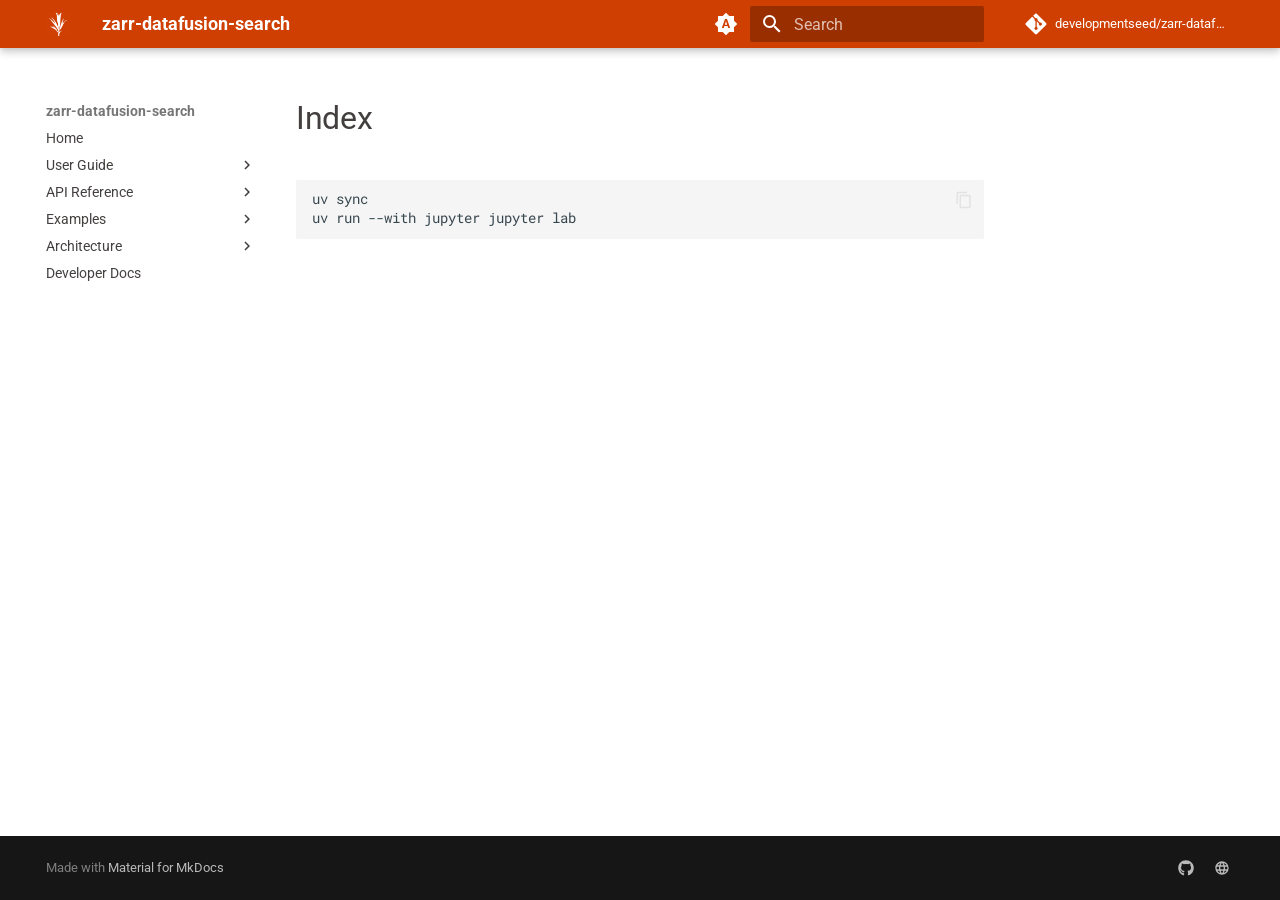
<file: examples/index.html>
<!doctype html>
<html lang="en" class="no-js">
  <head>
    
      <meta charset="utf-8">
      <meta name="viewport" content="width=device-width,initial-scale=1">
      
        <meta name="description" content="Query Zarr metadata with DataFusion SQL">
      
      
        <meta name="author" content="Development Seed">
      
      
        <link rel="canonical" href="https://developmentseed.github.io/zarr-datafusion-search/examples/">
      
      
      
      
        
      
      
      <link rel="icon" href="../assets/ds_favicon.png">
      <meta name="generator" content="mkdocs-1.6.1, mkdocs-material-9.7.6">
    
    
      
        <title>Index - zarr-datafusion-search</title>
      
    
    
      <link rel="stylesheet" href="../assets/stylesheets/main.484c7ddc.min.css">
      
        
        <link rel="stylesheet" href="../assets/stylesheets/palette.ab4e12ef.min.css">
      
      


    
    
      
    
    
      
        
        
        <link rel="preconnect" href="https://fonts.gstatic.com" crossorigin>
        <link rel="stylesheet" href="https://fonts.googleapis.com/css?family=Roboto:300,300i,400,400i,700,700i%7CRoboto+Mono:400,400i,700,700i&display=fallback">
        <style>:root{--md-text-font:"Roboto";--md-code-font:"Roboto Mono"}</style>
      
    
    
      <link rel="stylesheet" href="../assets/_mkdocstrings.css">
    
      <link rel="stylesheet" href="../overrides/stylesheets/extra.css">
    
    <script>__md_scope=new URL("..",location),__md_hash=e=>[...e].reduce(((e,_)=>(e<<5)-e+_.charCodeAt(0)),0),__md_get=(e,_=localStorage,t=__md_scope)=>JSON.parse(_.getItem(t.pathname+"."+e)),__md_set=(e,_,t=localStorage,a=__md_scope)=>{try{t.setItem(a.pathname+"."+e,JSON.stringify(_))}catch(e){}}</script>
    
      

    
    
  </head>
  
  
    
    
      
    
    
    
    
    <body dir="ltr" data-md-color-scheme="default" data-md-color-primary="indigo" data-md-color-accent="indigo">
  
    
    <input class="md-toggle" data-md-toggle="drawer" type="checkbox" id="__drawer" autocomplete="off">
    <input class="md-toggle" data-md-toggle="search" type="checkbox" id="__search" autocomplete="off">
    <label class="md-overlay" for="__drawer"></label>
    <div data-md-component="skip">
      
    </div>
    <div data-md-component="announce">
      
    </div>
    
    
      

  

<header class="md-header md-header--shadow" data-md-component="header">
  <nav class="md-header__inner md-grid" aria-label="Header">
    <a href=".." title="zarr-datafusion-search" class="md-header__button md-logo" aria-label="zarr-datafusion-search" data-md-component="logo">
      
  <img src="../assets/logo_no_text.png" alt="logo">

    </a>
    <label class="md-header__button md-icon" for="__drawer">
      
      <svg xmlns="http://www.w3.org/2000/svg" viewBox="0 0 24 24"><path d="M3 6h18v2H3zm0 5h18v2H3zm0 5h18v2H3z"/></svg>
    </label>
    <div class="md-header__title" data-md-component="header-title">
      <div class="md-header__ellipsis">
        <div class="md-header__topic">
          <span class="md-ellipsis">
            zarr-datafusion-search
          </span>
        </div>
        <div class="md-header__topic" data-md-component="header-topic">
          <span class="md-ellipsis">
            
              Index
            
          </span>
        </div>
      </div>
    </div>
    
      
        <form class="md-header__option" data-md-component="palette">
  
    
    
    
    <input class="md-option" data-md-color-media="(prefers-color-scheme)" data-md-color-scheme="default" data-md-color-primary="indigo" data-md-color-accent="indigo"  aria-label="Switch to light mode"  type="radio" name="__palette" id="__palette_0">
    
      <label class="md-header__button md-icon" title="Switch to light mode" for="__palette_1" hidden>
        <svg xmlns="http://www.w3.org/2000/svg" viewBox="0 0 24 24"><path d="m14.3 16-.7-2h-3.2l-.7 2H7.8L11 7h2l3.2 9zM20 8.69V4h-4.69L12 .69 8.69 4H4v4.69L.69 12 4 15.31V20h4.69L12 23.31 15.31 20H20v-4.69L23.31 12zm-9.15 3.96h2.3L12 9z"/></svg>
      </label>
    
  
    
    
    
    <input class="md-option" data-md-color-media="(prefers-color-scheme: light)" data-md-color-scheme="default" data-md-color-primary="default" data-md-color-accent="deep-orange"  aria-label="Switch to dark mode"  type="radio" name="__palette" id="__palette_1">
    
      <label class="md-header__button md-icon" title="Switch to dark mode" for="__palette_2" hidden>
        <svg xmlns="http://www.w3.org/2000/svg" viewBox="0 0 24 24"><path d="M12 8a4 4 0 0 0-4 4 4 4 0 0 0 4 4 4 4 0 0 0 4-4 4 4 0 0 0-4-4m0 10a6 6 0 0 1-6-6 6 6 0 0 1 6-6 6 6 0 0 1 6 6 6 6 0 0 1-6 6m8-9.31V4h-4.69L12 .69 8.69 4H4v4.69L.69 12 4 15.31V20h4.69L12 23.31 15.31 20H20v-4.69L23.31 12z"/></svg>
      </label>
    
  
    
    
    
    <input class="md-option" data-md-color-media="(prefers-color-scheme: dark)" data-md-color-scheme="slate" data-md-color-primary="default" data-md-color-accent="deep-orange"  aria-label="Switch to system preference"  type="radio" name="__palette" id="__palette_2">
    
      <label class="md-header__button md-icon" title="Switch to system preference" for="__palette_0" hidden>
        <svg xmlns="http://www.w3.org/2000/svg" viewBox="0 0 24 24"><path d="M12 18c-.89 0-1.74-.2-2.5-.55C11.56 16.5 13 14.42 13 12s-1.44-4.5-3.5-5.45C10.26 6.2 11.11 6 12 6a6 6 0 0 1 6 6 6 6 0 0 1-6 6m8-9.31V4h-4.69L12 .69 8.69 4H4v4.69L.69 12 4 15.31V20h4.69L12 23.31 15.31 20H20v-4.69L23.31 12z"/></svg>
      </label>
    
  
</form>
      
    
    
      <script>var palette=__md_get("__palette");if(palette&&palette.color){if("(prefers-color-scheme)"===palette.color.media){var media=matchMedia("(prefers-color-scheme: light)"),input=document.querySelector(media.matches?"[data-md-color-media='(prefers-color-scheme: light)']":"[data-md-color-media='(prefers-color-scheme: dark)']");palette.color.media=input.getAttribute("data-md-color-media"),palette.color.scheme=input.getAttribute("data-md-color-scheme"),palette.color.primary=input.getAttribute("data-md-color-primary"),palette.color.accent=input.getAttribute("data-md-color-accent")}for(var[key,value]of Object.entries(palette.color))document.body.setAttribute("data-md-color-"+key,value)}</script>
    
    
    
      
      
        <label class="md-header__button md-icon" for="__search">
          
          <svg xmlns="http://www.w3.org/2000/svg" viewBox="0 0 24 24"><path d="M9.5 3A6.5 6.5 0 0 1 16 9.5c0 1.61-.59 3.09-1.56 4.23l.27.27h.79l5 5-1.5 1.5-5-5v-.79l-.27-.27A6.52 6.52 0 0 1 9.5 16 6.5 6.5 0 0 1 3 9.5 6.5 6.5 0 0 1 9.5 3m0 2C7 5 5 7 5 9.5S7 14 9.5 14 14 12 14 9.5 12 5 9.5 5"/></svg>
        </label>
        <div class="md-search" data-md-component="search" role="dialog">
  <label class="md-search__overlay" for="__search"></label>
  <div class="md-search__inner" role="search">
    <form class="md-search__form" name="search">
      <input type="text" class="md-search__input" name="query" aria-label="Search" placeholder="Search" autocapitalize="off" autocorrect="off" autocomplete="off" spellcheck="false" data-md-component="search-query" required>
      <label class="md-search__icon md-icon" for="__search">
        
        <svg xmlns="http://www.w3.org/2000/svg" viewBox="0 0 24 24"><path d="M9.5 3A6.5 6.5 0 0 1 16 9.5c0 1.61-.59 3.09-1.56 4.23l.27.27h.79l5 5-1.5 1.5-5-5v-.79l-.27-.27A6.52 6.52 0 0 1 9.5 16 6.5 6.5 0 0 1 3 9.5 6.5 6.5 0 0 1 9.5 3m0 2C7 5 5 7 5 9.5S7 14 9.5 14 14 12 14 9.5 12 5 9.5 5"/></svg>
        
        <svg xmlns="http://www.w3.org/2000/svg" viewBox="0 0 24 24"><path d="M20 11v2H8l5.5 5.5-1.42 1.42L4.16 12l7.92-7.92L13.5 5.5 8 11z"/></svg>
      </label>
      <nav class="md-search__options" aria-label="Search">
        
          <a href="javascript:void(0)" class="md-search__icon md-icon" title="Share" aria-label="Share" data-clipboard data-clipboard-text="" data-md-component="search-share" tabindex="-1">
            
            <svg xmlns="http://www.w3.org/2000/svg" viewBox="0 0 24 24"><path d="M18 16.08c-.76 0-1.44.3-1.96.77L8.91 12.7c.05-.23.09-.46.09-.7s-.04-.47-.09-.7l7.05-4.11c.54.5 1.25.81 2.04.81a3 3 0 0 0 3-3 3 3 0 0 0-3-3 3 3 0 0 0-3 3c0 .24.04.47.09.7L8.04 9.81C7.5 9.31 6.79 9 6 9a3 3 0 0 0-3 3 3 3 0 0 0 3 3c.79 0 1.5-.31 2.04-.81l7.12 4.15c-.05.21-.08.43-.08.66 0 1.61 1.31 2.91 2.92 2.91s2.92-1.3 2.92-2.91A2.92 2.92 0 0 0 18 16.08"/></svg>
          </a>
        
        <button type="reset" class="md-search__icon md-icon" title="Clear" aria-label="Clear" tabindex="-1">
          
          <svg xmlns="http://www.w3.org/2000/svg" viewBox="0 0 24 24"><path d="M19 6.41 17.59 5 12 10.59 6.41 5 5 6.41 10.59 12 5 17.59 6.41 19 12 13.41 17.59 19 19 17.59 13.41 12z"/></svg>
        </button>
      </nav>
      
        <div class="md-search__suggest" data-md-component="search-suggest"></div>
      
    </form>
    <div class="md-search__output">
      <div class="md-search__scrollwrap" tabindex="0" data-md-scrollfix>
        <div class="md-search-result" data-md-component="search-result">
          <div class="md-search-result__meta">
            Initializing search
          </div>
          <ol class="md-search-result__list" role="presentation"></ol>
        </div>
      </div>
    </div>
  </div>
</div>
      
    
    
      <div class="md-header__source">
        <a href="https://github.com/developmentseed/zarr-datafusion-search" title="Go to repository" class="md-source" data-md-component="source">
  <div class="md-source__icon md-icon">
    
    <svg xmlns="http://www.w3.org/2000/svg" viewBox="0 0 448 512"><!--! Font Awesome Free 7.1.0 by @fontawesome - https://fontawesome.com License - https://fontawesome.com/license/free (Icons: CC BY 4.0, Fonts: SIL OFL 1.1, Code: MIT License) Copyright 2025 Fonticons, Inc.--><path d="M439.6 236.1 244 40.5c-5.4-5.5-12.8-8.5-20.4-8.5s-15 3-20.4 8.4L162.5 81l51.5 51.5c27.1-9.1 52.7 16.8 43.4 43.7l49.7 49.7c34.2-11.8 61.2 31 35.5 56.7-26.5 26.5-70.2-2.9-56-37.3L240.3 199v121.9c25.3 12.5 22.3 41.8 9.1 55-6.4 6.4-15.2 10.1-24.3 10.1s-17.8-3.6-24.3-10.1c-17.6-17.6-11.1-46.9 11.2-56v-123c-20.8-8.5-24.6-30.7-18.6-45L142.6 101 8.5 235.1C3 240.6 0 247.9 0 255.5s3 15 8.5 20.4l195.6 195.7c5.4 5.4 12.7 8.4 20.4 8.4s15-3 20.4-8.4l194.7-194.7c5.4-5.4 8.4-12.8 8.4-20.4s-3-15-8.4-20.4"/></svg>
  </div>
  <div class="md-source__repository">
    developmentseed/zarr-datafusion-search
  </div>
</a>
      </div>
    
  </nav>
  
</header>
    
    <div class="md-container" data-md-component="container">
      
      
        
          
        
      
      <main class="md-main" data-md-component="main">
        <div class="md-main__inner md-grid">
          
            
              
              <div class="md-sidebar md-sidebar--primary" data-md-component="sidebar" data-md-type="navigation" >
                <div class="md-sidebar__scrollwrap">
                  <div class="md-sidebar__inner">
                    



<nav class="md-nav md-nav--primary" aria-label="Navigation" data-md-level="0">
  <label class="md-nav__title" for="__drawer">
    <a href=".." title="zarr-datafusion-search" class="md-nav__button md-logo" aria-label="zarr-datafusion-search" data-md-component="logo">
      
  <img src="../assets/logo_no_text.png" alt="logo">

    </a>
    zarr-datafusion-search
  </label>
  
    <div class="md-nav__source">
      <a href="https://github.com/developmentseed/zarr-datafusion-search" title="Go to repository" class="md-source" data-md-component="source">
  <div class="md-source__icon md-icon">
    
    <svg xmlns="http://www.w3.org/2000/svg" viewBox="0 0 448 512"><!--! Font Awesome Free 7.1.0 by @fontawesome - https://fontawesome.com License - https://fontawesome.com/license/free (Icons: CC BY 4.0, Fonts: SIL OFL 1.1, Code: MIT License) Copyright 2025 Fonticons, Inc.--><path d="M439.6 236.1 244 40.5c-5.4-5.5-12.8-8.5-20.4-8.5s-15 3-20.4 8.4L162.5 81l51.5 51.5c27.1-9.1 52.7 16.8 43.4 43.7l49.7 49.7c34.2-11.8 61.2 31 35.5 56.7-26.5 26.5-70.2-2.9-56-37.3L240.3 199v121.9c25.3 12.5 22.3 41.8 9.1 55-6.4 6.4-15.2 10.1-24.3 10.1s-17.8-3.6-24.3-10.1c-17.6-17.6-11.1-46.9 11.2-56v-123c-20.8-8.5-24.6-30.7-18.6-45L142.6 101 8.5 235.1C3 240.6 0 247.9 0 255.5s3 15 8.5 20.4l195.6 195.7c5.4 5.4 12.7 8.4 20.4 8.4s15-3 20.4-8.4l194.7-194.7c5.4-5.4 8.4-12.8 8.4-20.4s-3-15-8.4-20.4"/></svg>
  </div>
  <div class="md-source__repository">
    developmentseed/zarr-datafusion-search
  </div>
</a>
    </div>
  
  <ul class="md-nav__list" data-md-scrollfix>
    
      
      
  
  
  
  
    <li class="md-nav__item">
      <a href=".." class="md-nav__link">
        
  
  
  <span class="md-ellipsis">
    
  
    Home
  

    
  </span>
  
  

      </a>
    </li>
  

    
      
      
  
  
  
  
    
    
      
        
      
        
      
    
    
    
    
    <li class="md-nav__item md-nav__item--nested">
      
        
        
        <input class="md-nav__toggle md-toggle " type="checkbox" id="__nav_2" >
        
          
          <label class="md-nav__link" for="__nav_2" id="__nav_2_label" tabindex="0">
            
  
  
  <span class="md-ellipsis">
    
  
    User Guide
  

    
  </span>
  
  

            <span class="md-nav__icon md-icon"></span>
          </label>
        
        <nav class="md-nav" data-md-level="1" aria-labelledby="__nav_2_label" aria-expanded="false">
          <label class="md-nav__title" for="__nav_2">
            <span class="md-nav__icon md-icon"></span>
            
  
    User Guide
  

          </label>
          <ul class="md-nav__list" data-md-scrollfix>
            
              
                
  
  
  
  
    <li class="md-nav__item">
      <a href="../user-guide/installation/" class="md-nav__link">
        
  
  
  <span class="md-ellipsis">
    
  
    Installation
  

    
  </span>
  
  

      </a>
    </li>
  

              
            
              
                
  
  
  
  
    <li class="md-nav__item">
      <a href="../user-guide/quickstart/" class="md-nav__link">
        
  
  
  <span class="md-ellipsis">
    
  
    Quickstart
  

    
  </span>
  
  

      </a>
    </li>
  

              
            
          </ul>
        </nav>
      
    </li>
  

    
      
      
  
  
  
  
    
    
      
        
      
        
      
    
    
    
    
    <li class="md-nav__item md-nav__item--nested">
      
        
        
        <input class="md-nav__toggle md-toggle " type="checkbox" id="__nav_3" >
        
          
          <label class="md-nav__link" for="__nav_3" id="__nav_3_label" tabindex="0">
            
  
  
  <span class="md-ellipsis">
    
  
    API Reference
  

    
  </span>
  
  

            <span class="md-nav__icon md-icon"></span>
          </label>
        
        <nav class="md-nav" data-md-level="1" aria-labelledby="__nav_3_label" aria-expanded="false">
          <label class="md-nav__title" for="__nav_3">
            <span class="md-nav__icon md-icon"></span>
            
  
    API Reference
  

          </label>
          <ul class="md-nav__list" data-md-scrollfix>
            
              
                
  
  
  
  
    <li class="md-nav__item">
      <a href="../api/zarr-table/" class="md-nav__link">
        
  
  
  <span class="md-ellipsis">
    
  
    ZarrTable
  

    
  </span>
  
  

      </a>
    </li>
  

              
            
              
                
  
  
  
  
    <li class="md-nav__item">
      <a href="../api/ingest/" class="md-nav__link">
        
  
  
  <span class="md-ellipsis">
    
  
    ingest_stac_search
  

    
  </span>
  
  

      </a>
    </li>
  

              
            
          </ul>
        </nav>
      
    </li>
  

    
      
      
  
  
  
  
    
    
      
        
      
        
      
        
      
    
    
    
    
    <li class="md-nav__item md-nav__item--nested">
      
        
        
        <input class="md-nav__toggle md-toggle " type="checkbox" id="__nav_4" >
        
          
          <label class="md-nav__link" for="__nav_4" id="__nav_4_label" tabindex="0">
            
  
  
  <span class="md-ellipsis">
    
  
    Examples
  

    
  </span>
  
  

            <span class="md-nav__icon md-icon"></span>
          </label>
        
        <nav class="md-nav" data-md-level="1" aria-labelledby="__nav_4_label" aria-expanded="false">
          <label class="md-nav__title" for="__nav_4">
            <span class="md-nav__icon md-icon"></span>
            
  
    Examples
  

          </label>
          <ul class="md-nav__list" data-md-scrollfix>
            
              
                
  
  
  
  
    <li class="md-nav__item">
      <a href="quickstart/" class="md-nav__link">
        
  
  
  <span class="md-ellipsis">
    
  
    Quickstart
  

    
  </span>
  
  

      </a>
    </li>
  

              
            
              
                
  
  
  
  
    <li class="md-nav__item">
      <a href="spatial_index/" class="md-nav__link">
        
  
  
  <span class="md-ellipsis">
    
  
    Spatial index
  

    
  </span>
  
  

      </a>
    </li>
  

              
            
              
                
  
  
  
  
    <li class="md-nav__item">
      <a href="stac_virtualizarr/" class="md-nav__link">
        
  
  
  <span class="md-ellipsis">
    
  
    Stac virtualizarr
  

    
  </span>
  
  

      </a>
    </li>
  

              
            
          </ul>
        </nav>
      
    </li>
  

    
      
      
  
  
  
  
    
    
      
        
      
        
      
    
    
    
    
    <li class="md-nav__item md-nav__item--nested">
      
        
        
        <input class="md-nav__toggle md-toggle " type="checkbox" id="__nav_5" >
        
          
          <label class="md-nav__link" for="__nav_5" id="__nav_5_label" tabindex="0">
            
  
  
  <span class="md-ellipsis">
    
  
    Architecture
  

    
  </span>
  
  

            <span class="md-nav__icon md-icon"></span>
          </label>
        
        <nav class="md-nav" data-md-level="1" aria-labelledby="__nav_5_label" aria-expanded="false">
          <label class="md-nav__title" for="__nav_5">
            <span class="md-nav__icon md-icon"></span>
            
  
    Architecture
  

          </label>
          <ul class="md-nav__list" data-md-scrollfix>
            
              
                
  
  
  
  
    <li class="md-nav__item">
      <a href="../architecture/zarr/" class="md-nav__link">
        
  
  
  <span class="md-ellipsis">
    
  
    Zarr Structure
  

    
  </span>
  
  

      </a>
    </li>
  

              
            
              
                
  
  
  
  
    <li class="md-nav__item">
      <a href="../architecture/query-pipeline/" class="md-nav__link">
        
  
  
  <span class="md-ellipsis">
    
  
    Query Pipeline
  

    
  </span>
  
  

      </a>
    </li>
  

              
            
          </ul>
        </nav>
      
    </li>
  

    
      
      
  
  
  
  
    <li class="md-nav__item">
      <a href="../DEVELOP/" class="md-nav__link">
        
  
  
  <span class="md-ellipsis">
    
  
    Developer Docs
  

    
  </span>
  
  

      </a>
    </li>
  

    
  </ul>
</nav>
                  </div>
                </div>
              </div>
            
            
              
              <div class="md-sidebar md-sidebar--secondary" data-md-component="sidebar" data-md-type="toc" >
                <div class="md-sidebar__scrollwrap">
                  <div class="md-sidebar__inner">
                    

<nav class="md-nav md-nav--secondary" aria-label="Table of contents">
  
  
  
  
</nav>
                  </div>
                </div>
              </div>
            
          
          
            <div class="md-content" data-md-component="content">
              
              <article class="md-content__inner md-typeset">
                
                  


  
  


  <h1>Index</h1>

<div class="highlight"><pre><span></span><code><a id="__codelineno-0-1" name="__codelineno-0-1" href="#__codelineno-0-1"></a>uv<span class="w"> </span>sync
<a id="__codelineno-0-2" name="__codelineno-0-2" href="#__codelineno-0-2"></a>uv<span class="w"> </span>run<span class="w"> </span>--with<span class="w"> </span>jupyter<span class="w"> </span>jupyter<span class="w"> </span>lab
</code></pre></div>












                
              </article>
            </div>
          
          
<script>var target=document.getElementById(location.hash.slice(1));target&&target.name&&(target.checked=target.name.startsWith("__tabbed_"))</script>
        </div>
        
      </main>
      
        <footer class="md-footer">
  
  <div class="md-footer-meta md-typeset">
    <div class="md-footer-meta__inner md-grid">
      <div class="md-copyright">
  
  
    Made with
    <a href="https://squidfunk.github.io/mkdocs-material/" target="_blank" rel="noopener">
      Material for MkDocs
    </a>
  
</div>
      
        
<div class="md-social">
  
    
    
    
    
      
      
    
    <a href="https://github.com/developmentseed" target="_blank" rel="noopener" title="github.com" class="md-social__link">
      <svg xmlns="http://www.w3.org/2000/svg" viewBox="0 0 512 512"><!--! Font Awesome Free 7.1.0 by @fontawesome - https://fontawesome.com License - https://fontawesome.com/license/free (Icons: CC BY 4.0, Fonts: SIL OFL 1.1, Code: MIT License) Copyright 2025 Fonticons, Inc.--><path d="M173.9 397.4c0 2-2.3 3.6-5.2 3.6-3.3.3-5.6-1.3-5.6-3.6 0-2 2.3-3.6 5.2-3.6 3-.3 5.6 1.3 5.6 3.6m-31.1-4.5c-.7 2 1.3 4.3 4.3 4.9 2.6 1 5.6 0 6.2-2s-1.3-4.3-4.3-5.2c-2.6-.7-5.5.3-6.2 2.3m44.2-1.7c-2.9.7-4.9 2.6-4.6 4.9.3 2 2.9 3.3 5.9 2.6 2.9-.7 4.9-2.6 4.6-4.6-.3-1.9-3-3.2-5.9-2.9M252.8 8C114.1 8 8 113.3 8 252c0 110.9 69.8 205.8 169.5 239.2 12.8 2.3 17.3-5.6 17.3-12.1 0-6.2-.3-40.4-.3-61.4 0 0-70 15-84.7-29.8 0 0-11.4-29.1-27.8-36.6 0 0-22.9-15.7 1.6-15.4 0 0 24.9 2 38.6 25.8 21.9 38.6 58.6 27.5 72.9 20.9 2.3-16 8.8-27.1 16-33.7-55.9-6.2-112.3-14.3-112.3-110.5 0-27.5 7.6-41.3 23.6-58.9-2.6-6.5-11.1-33.3 2.6-67.9 20.9-6.5 69 27 69 27 20-5.6 41.5-8.5 62.8-8.5s42.8 2.9 62.8 8.5c0 0 48.1-33.6 69-27 13.7 34.7 5.2 61.4 2.6 67.9 16 17.7 25.8 31.5 25.8 58.9 0 96.5-58.9 104.2-114.8 110.5 9.2 7.9 17 22.9 17 46.4 0 33.7-.3 75.4-.3 83.6 0 6.5 4.6 14.4 17.3 12.1C436.2 457.8 504 362.9 504 252 504 113.3 391.5 8 252.8 8M105.2 352.9c-1.3 1-1 3.3.7 5.2 1.6 1.6 3.9 2.3 5.2 1 1.3-1 1-3.3-.7-5.2-1.6-1.6-3.9-2.3-5.2-1m-10.8-8.1c-.7 1.3.3 2.9 2.3 3.9 1.6 1 3.6.7 4.3-.7.7-1.3-.3-2.9-2.3-3.9-2-.6-3.6-.3-4.3.7m32.4 35.6c-1.6 1.3-1 4.3 1.3 6.2 2.3 2.3 5.2 2.6 6.5 1 1.3-1.3.7-4.3-1.3-6.2-2.2-2.3-5.2-2.6-6.5-1m-11.4-14.7c-1.6 1-1.6 3.6 0 5.9s4.3 3.3 5.6 2.3c1.6-1.3 1.6-3.9 0-6.2-1.4-2.3-4-3.3-5.6-2"/></svg>
    </a>
  
    
    
    
    
      
      
    
    <a href="https://developmentseed.org/" target="_blank" rel="noopener" title="developmentseed.org" class="md-social__link">
      <svg xmlns="http://www.w3.org/2000/svg" viewBox="0 0 24 24"><path d="M16.36 14c.08-.66.14-1.32.14-2s-.06-1.34-.14-2h3.38c.16.64.26 1.31.26 2s-.1 1.36-.26 2m-5.15 5.56c.6-1.11 1.06-2.31 1.38-3.56h2.95a8.03 8.03 0 0 1-4.33 3.56M14.34 14H9.66c-.1-.66-.16-1.32-.16-2s.06-1.35.16-2h4.68c.09.65.16 1.32.16 2s-.07 1.34-.16 2M12 19.96c-.83-1.2-1.5-2.53-1.91-3.96h3.82c-.41 1.43-1.08 2.76-1.91 3.96M8 8H5.08A7.92 7.92 0 0 1 9.4 4.44C8.8 5.55 8.35 6.75 8 8m-2.92 8H8c.35 1.25.8 2.45 1.4 3.56A8 8 0 0 1 5.08 16m-.82-2C4.1 13.36 4 12.69 4 12s.1-1.36.26-2h3.38c-.08.66-.14 1.32-.14 2s.06 1.34.14 2M12 4.03c.83 1.2 1.5 2.54 1.91 3.97h-3.82c.41-1.43 1.08-2.77 1.91-3.97M18.92 8h-2.95a15.7 15.7 0 0 0-1.38-3.56c1.84.63 3.37 1.9 4.33 3.56M12 2C6.47 2 2 6.5 2 12a10 10 0 0 0 10 10 10 10 0 0 0 10-10A10 10 0 0 0 12 2"/></svg>
    </a>
  
</div>
      
    </div>
  </div>
</footer>
      
    </div>
    <div class="md-dialog" data-md-component="dialog">
      <div class="md-dialog__inner md-typeset"></div>
    </div>
    
    
    
      
      
      <script id="__config" type="application/json">{"annotate": null, "base": "..", "features": ["content.code.annotate", "content.code.copy", "navigation.indexes", "navigation.instant", "navigation.tracking", "search.suggest", "search.share"], "search": "../assets/javascripts/workers/search.2c215733.min.js", "tags": null, "translations": {"clipboard.copied": "Copied to clipboard", "clipboard.copy": "Copy to clipboard", "search.result.more.one": "1 more on this page", "search.result.more.other": "# more on this page", "search.result.none": "No matching documents", "search.result.one": "1 matching document", "search.result.other": "# matching documents", "search.result.placeholder": "Type to start searching", "search.result.term.missing": "Missing", "select.version": "Select version"}, "version": null}</script>
    
    
      <script src="../assets/javascripts/bundle.79ae519e.min.js"></script>
      
    
  </body>
</html>
</file>
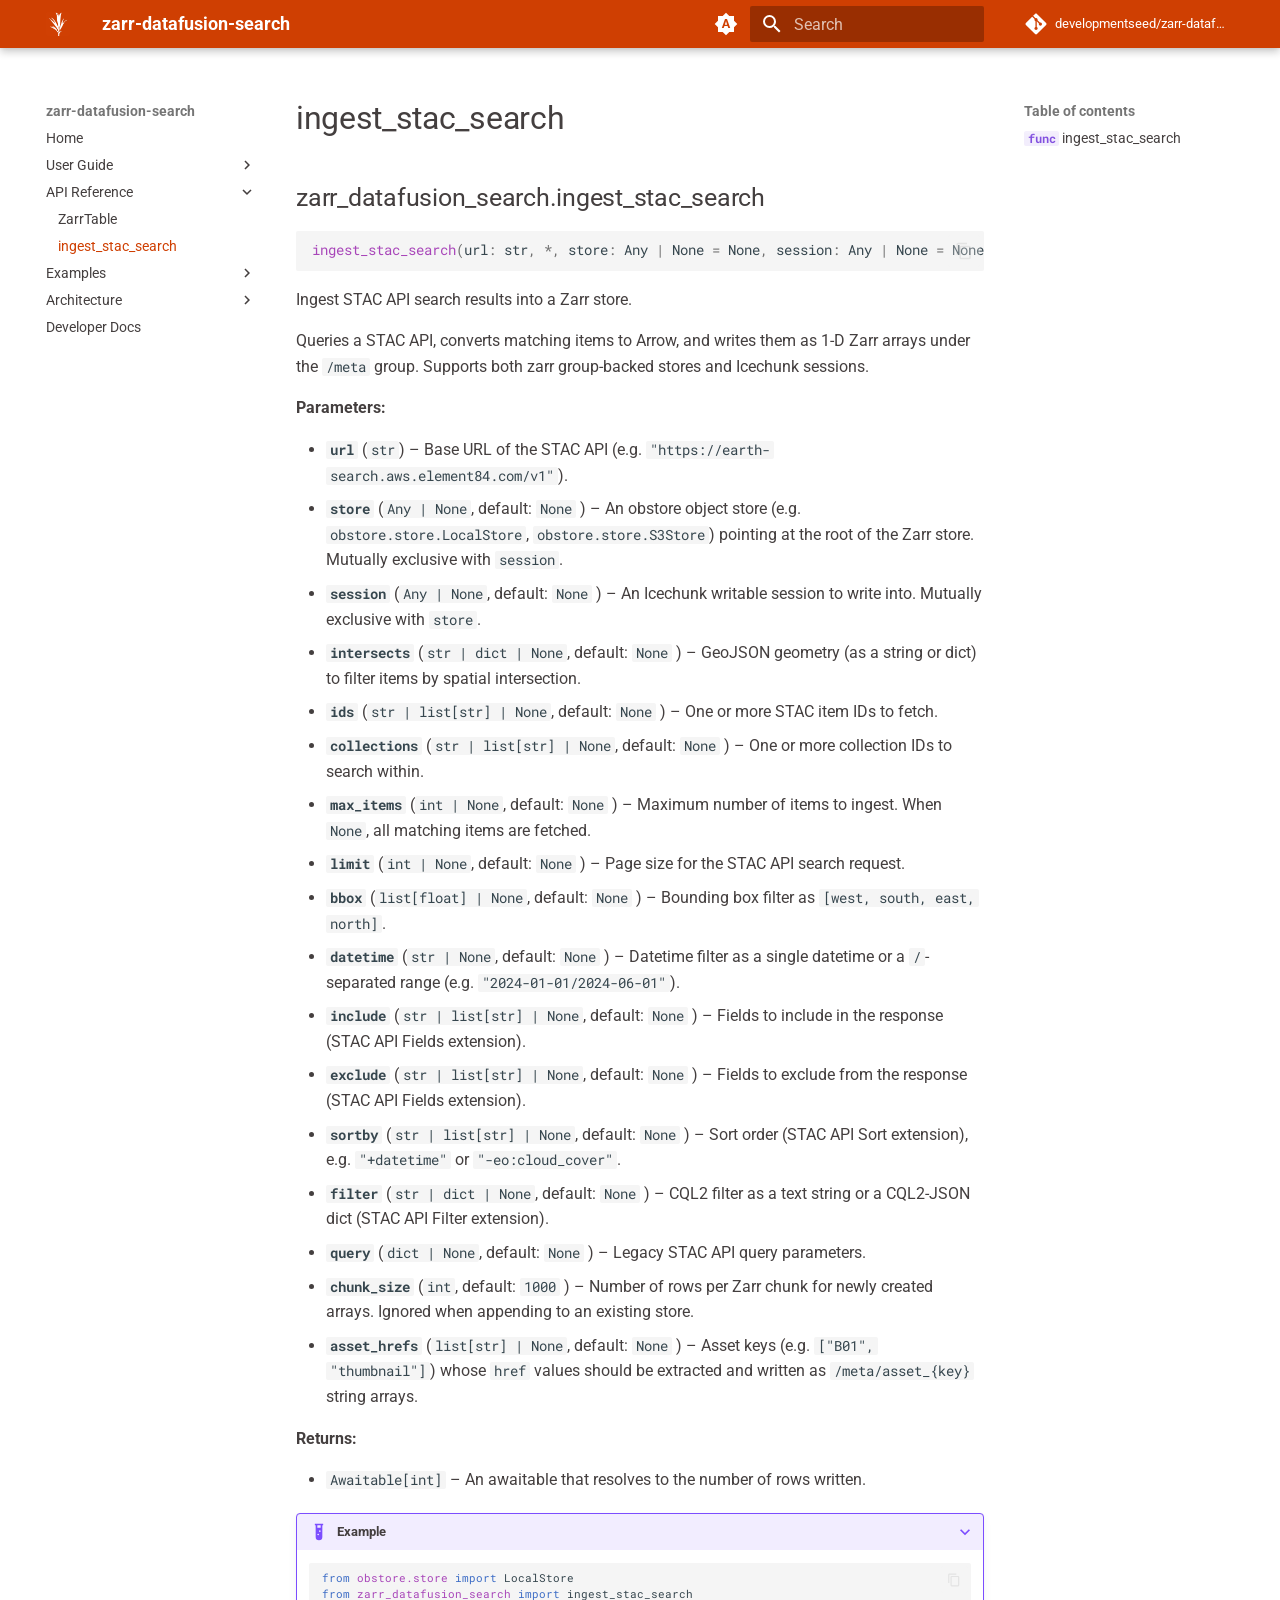
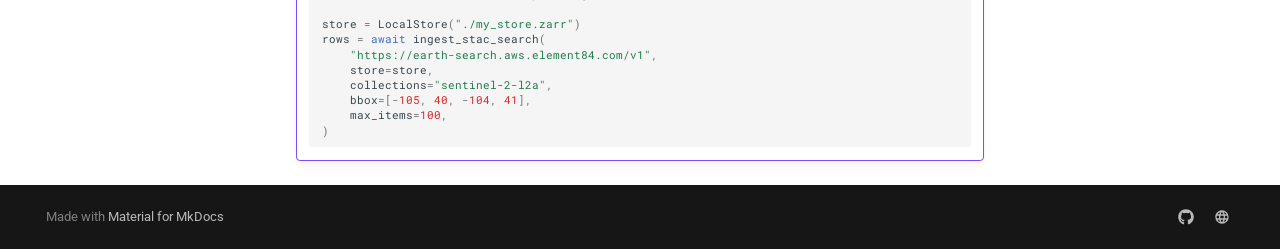
<file: api/ingest/index.html>
<!doctype html>
<html lang="en" class="no-js">
  <head>
    
      <meta charset="utf-8">
      <meta name="viewport" content="width=device-width,initial-scale=1">
      
        <meta name="description" content="Query Zarr metadata with DataFusion SQL">
      
      
        <meta name="author" content="Development Seed">
      
      
        <link rel="canonical" href="https://developmentseed.github.io/zarr-datafusion-search/api/ingest/">
      
      
        <link rel="prev" href="../zarr-table/">
      
      
        <link rel="next" href="../../examples/quickstart/">
      
      
        
      
      
      <link rel="icon" href="../../assets/ds_favicon.png">
      <meta name="generator" content="mkdocs-1.6.1, mkdocs-material-9.7.6">
    
    
      
        <title>ingest_stac_search - zarr-datafusion-search</title>
      
    
    
      <link rel="stylesheet" href="../../assets/stylesheets/main.484c7ddc.min.css">
      
        
        <link rel="stylesheet" href="../../assets/stylesheets/palette.ab4e12ef.min.css">
      
      


    
    
      
    
    
      
        
        
        <link rel="preconnect" href="https://fonts.gstatic.com" crossorigin>
        <link rel="stylesheet" href="https://fonts.googleapis.com/css?family=Roboto:300,300i,400,400i,700,700i%7CRoboto+Mono:400,400i,700,700i&display=fallback">
        <style>:root{--md-text-font:"Roboto";--md-code-font:"Roboto Mono"}</style>
      
    
    
      <link rel="stylesheet" href="../../assets/_mkdocstrings.css">
    
      <link rel="stylesheet" href="../../overrides/stylesheets/extra.css">
    
    <script>__md_scope=new URL("../..",location),__md_hash=e=>[...e].reduce(((e,_)=>(e<<5)-e+_.charCodeAt(0)),0),__md_get=(e,_=localStorage,t=__md_scope)=>JSON.parse(_.getItem(t.pathname+"."+e)),__md_set=(e,_,t=localStorage,a=__md_scope)=>{try{t.setItem(a.pathname+"."+e,JSON.stringify(_))}catch(e){}}</script>
    
      

    
    
  </head>
  
  
    
    
      
    
    
    
    
    <body dir="ltr" data-md-color-scheme="default" data-md-color-primary="indigo" data-md-color-accent="indigo">
  
    
    <input class="md-toggle" data-md-toggle="drawer" type="checkbox" id="__drawer" autocomplete="off">
    <input class="md-toggle" data-md-toggle="search" type="checkbox" id="__search" autocomplete="off">
    <label class="md-overlay" for="__drawer"></label>
    <div data-md-component="skip">
      
        
        <a href="#ingest_stac_search" class="md-skip">
          Skip to content
        </a>
      
    </div>
    <div data-md-component="announce">
      
    </div>
    
    
      

  

<header class="md-header md-header--shadow" data-md-component="header">
  <nav class="md-header__inner md-grid" aria-label="Header">
    <a href="../.." title="zarr-datafusion-search" class="md-header__button md-logo" aria-label="zarr-datafusion-search" data-md-component="logo">
      
  <img src="../../assets/logo_no_text.png" alt="logo">

    </a>
    <label class="md-header__button md-icon" for="__drawer">
      
      <svg xmlns="http://www.w3.org/2000/svg" viewBox="0 0 24 24"><path d="M3 6h18v2H3zm0 5h18v2H3zm0 5h18v2H3z"/></svg>
    </label>
    <div class="md-header__title" data-md-component="header-title">
      <div class="md-header__ellipsis">
        <div class="md-header__topic">
          <span class="md-ellipsis">
            zarr-datafusion-search
          </span>
        </div>
        <div class="md-header__topic" data-md-component="header-topic">
          <span class="md-ellipsis">
            
              ingest_stac_search
            
          </span>
        </div>
      </div>
    </div>
    
      
        <form class="md-header__option" data-md-component="palette">
  
    
    
    
    <input class="md-option" data-md-color-media="(prefers-color-scheme)" data-md-color-scheme="default" data-md-color-primary="indigo" data-md-color-accent="indigo"  aria-label="Switch to light mode"  type="radio" name="__palette" id="__palette_0">
    
      <label class="md-header__button md-icon" title="Switch to light mode" for="__palette_1" hidden>
        <svg xmlns="http://www.w3.org/2000/svg" viewBox="0 0 24 24"><path d="m14.3 16-.7-2h-3.2l-.7 2H7.8L11 7h2l3.2 9zM20 8.69V4h-4.69L12 .69 8.69 4H4v4.69L.69 12 4 15.31V20h4.69L12 23.31 15.31 20H20v-4.69L23.31 12zm-9.15 3.96h2.3L12 9z"/></svg>
      </label>
    
  
    
    
    
    <input class="md-option" data-md-color-media="(prefers-color-scheme: light)" data-md-color-scheme="default" data-md-color-primary="default" data-md-color-accent="deep-orange"  aria-label="Switch to dark mode"  type="radio" name="__palette" id="__palette_1">
    
      <label class="md-header__button md-icon" title="Switch to dark mode" for="__palette_2" hidden>
        <svg xmlns="http://www.w3.org/2000/svg" viewBox="0 0 24 24"><path d="M12 8a4 4 0 0 0-4 4 4 4 0 0 0 4 4 4 4 0 0 0 4-4 4 4 0 0 0-4-4m0 10a6 6 0 0 1-6-6 6 6 0 0 1 6-6 6 6 0 0 1 6 6 6 6 0 0 1-6 6m8-9.31V4h-4.69L12 .69 8.69 4H4v4.69L.69 12 4 15.31V20h4.69L12 23.31 15.31 20H20v-4.69L23.31 12z"/></svg>
      </label>
    
  
    
    
    
    <input class="md-option" data-md-color-media="(prefers-color-scheme: dark)" data-md-color-scheme="slate" data-md-color-primary="default" data-md-color-accent="deep-orange"  aria-label="Switch to system preference"  type="radio" name="__palette" id="__palette_2">
    
      <label class="md-header__button md-icon" title="Switch to system preference" for="__palette_0" hidden>
        <svg xmlns="http://www.w3.org/2000/svg" viewBox="0 0 24 24"><path d="M12 18c-.89 0-1.74-.2-2.5-.55C11.56 16.5 13 14.42 13 12s-1.44-4.5-3.5-5.45C10.26 6.2 11.11 6 12 6a6 6 0 0 1 6 6 6 6 0 0 1-6 6m8-9.31V4h-4.69L12 .69 8.69 4H4v4.69L.69 12 4 15.31V20h4.69L12 23.31 15.31 20H20v-4.69L23.31 12z"/></svg>
      </label>
    
  
</form>
      
    
    
      <script>var palette=__md_get("__palette");if(palette&&palette.color){if("(prefers-color-scheme)"===palette.color.media){var media=matchMedia("(prefers-color-scheme: light)"),input=document.querySelector(media.matches?"[data-md-color-media='(prefers-color-scheme: light)']":"[data-md-color-media='(prefers-color-scheme: dark)']");palette.color.media=input.getAttribute("data-md-color-media"),palette.color.scheme=input.getAttribute("data-md-color-scheme"),palette.color.primary=input.getAttribute("data-md-color-primary"),palette.color.accent=input.getAttribute("data-md-color-accent")}for(var[key,value]of Object.entries(palette.color))document.body.setAttribute("data-md-color-"+key,value)}</script>
    
    
    
      
      
        <label class="md-header__button md-icon" for="__search">
          
          <svg xmlns="http://www.w3.org/2000/svg" viewBox="0 0 24 24"><path d="M9.5 3A6.5 6.5 0 0 1 16 9.5c0 1.61-.59 3.09-1.56 4.23l.27.27h.79l5 5-1.5 1.5-5-5v-.79l-.27-.27A6.52 6.52 0 0 1 9.5 16 6.5 6.5 0 0 1 3 9.5 6.5 6.5 0 0 1 9.5 3m0 2C7 5 5 7 5 9.5S7 14 9.5 14 14 12 14 9.5 12 5 9.5 5"/></svg>
        </label>
        <div class="md-search" data-md-component="search" role="dialog">
  <label class="md-search__overlay" for="__search"></label>
  <div class="md-search__inner" role="search">
    <form class="md-search__form" name="search">
      <input type="text" class="md-search__input" name="query" aria-label="Search" placeholder="Search" autocapitalize="off" autocorrect="off" autocomplete="off" spellcheck="false" data-md-component="search-query" required>
      <label class="md-search__icon md-icon" for="__search">
        
        <svg xmlns="http://www.w3.org/2000/svg" viewBox="0 0 24 24"><path d="M9.5 3A6.5 6.5 0 0 1 16 9.5c0 1.61-.59 3.09-1.56 4.23l.27.27h.79l5 5-1.5 1.5-5-5v-.79l-.27-.27A6.52 6.52 0 0 1 9.5 16 6.5 6.5 0 0 1 3 9.5 6.5 6.5 0 0 1 9.5 3m0 2C7 5 5 7 5 9.5S7 14 9.5 14 14 12 14 9.5 12 5 9.5 5"/></svg>
        
        <svg xmlns="http://www.w3.org/2000/svg" viewBox="0 0 24 24"><path d="M20 11v2H8l5.5 5.5-1.42 1.42L4.16 12l7.92-7.92L13.5 5.5 8 11z"/></svg>
      </label>
      <nav class="md-search__options" aria-label="Search">
        
          <a href="javascript:void(0)" class="md-search__icon md-icon" title="Share" aria-label="Share" data-clipboard data-clipboard-text="" data-md-component="search-share" tabindex="-1">
            
            <svg xmlns="http://www.w3.org/2000/svg" viewBox="0 0 24 24"><path d="M18 16.08c-.76 0-1.44.3-1.96.77L8.91 12.7c.05-.23.09-.46.09-.7s-.04-.47-.09-.7l7.05-4.11c.54.5 1.25.81 2.04.81a3 3 0 0 0 3-3 3 3 0 0 0-3-3 3 3 0 0 0-3 3c0 .24.04.47.09.7L8.04 9.81C7.5 9.31 6.79 9 6 9a3 3 0 0 0-3 3 3 3 0 0 0 3 3c.79 0 1.5-.31 2.04-.81l7.12 4.15c-.05.21-.08.43-.08.66 0 1.61 1.31 2.91 2.92 2.91s2.92-1.3 2.92-2.91A2.92 2.92 0 0 0 18 16.08"/></svg>
          </a>
        
        <button type="reset" class="md-search__icon md-icon" title="Clear" aria-label="Clear" tabindex="-1">
          
          <svg xmlns="http://www.w3.org/2000/svg" viewBox="0 0 24 24"><path d="M19 6.41 17.59 5 12 10.59 6.41 5 5 6.41 10.59 12 5 17.59 6.41 19 12 13.41 17.59 19 19 17.59 13.41 12z"/></svg>
        </button>
      </nav>
      
        <div class="md-search__suggest" data-md-component="search-suggest"></div>
      
    </form>
    <div class="md-search__output">
      <div class="md-search__scrollwrap" tabindex="0" data-md-scrollfix>
        <div class="md-search-result" data-md-component="search-result">
          <div class="md-search-result__meta">
            Initializing search
          </div>
          <ol class="md-search-result__list" role="presentation"></ol>
        </div>
      </div>
    </div>
  </div>
</div>
      
    
    
      <div class="md-header__source">
        <a href="https://github.com/developmentseed/zarr-datafusion-search" title="Go to repository" class="md-source" data-md-component="source">
  <div class="md-source__icon md-icon">
    
    <svg xmlns="http://www.w3.org/2000/svg" viewBox="0 0 448 512"><!--! Font Awesome Free 7.1.0 by @fontawesome - https://fontawesome.com License - https://fontawesome.com/license/free (Icons: CC BY 4.0, Fonts: SIL OFL 1.1, Code: MIT License) Copyright 2025 Fonticons, Inc.--><path d="M439.6 236.1 244 40.5c-5.4-5.5-12.8-8.5-20.4-8.5s-15 3-20.4 8.4L162.5 81l51.5 51.5c27.1-9.1 52.7 16.8 43.4 43.7l49.7 49.7c34.2-11.8 61.2 31 35.5 56.7-26.5 26.5-70.2-2.9-56-37.3L240.3 199v121.9c25.3 12.5 22.3 41.8 9.1 55-6.4 6.4-15.2 10.1-24.3 10.1s-17.8-3.6-24.3-10.1c-17.6-17.6-11.1-46.9 11.2-56v-123c-20.8-8.5-24.6-30.7-18.6-45L142.6 101 8.5 235.1C3 240.6 0 247.9 0 255.5s3 15 8.5 20.4l195.6 195.7c5.4 5.4 12.7 8.4 20.4 8.4s15-3 20.4-8.4l194.7-194.7c5.4-5.4 8.4-12.8 8.4-20.4s-3-15-8.4-20.4"/></svg>
  </div>
  <div class="md-source__repository">
    developmentseed/zarr-datafusion-search
  </div>
</a>
      </div>
    
  </nav>
  
</header>
    
    <div class="md-container" data-md-component="container">
      
      
        
          
        
      
      <main class="md-main" data-md-component="main">
        <div class="md-main__inner md-grid">
          
            
              
              <div class="md-sidebar md-sidebar--primary" data-md-component="sidebar" data-md-type="navigation" >
                <div class="md-sidebar__scrollwrap">
                  <div class="md-sidebar__inner">
                    



<nav class="md-nav md-nav--primary" aria-label="Navigation" data-md-level="0">
  <label class="md-nav__title" for="__drawer">
    <a href="../.." title="zarr-datafusion-search" class="md-nav__button md-logo" aria-label="zarr-datafusion-search" data-md-component="logo">
      
  <img src="../../assets/logo_no_text.png" alt="logo">

    </a>
    zarr-datafusion-search
  </label>
  
    <div class="md-nav__source">
      <a href="https://github.com/developmentseed/zarr-datafusion-search" title="Go to repository" class="md-source" data-md-component="source">
  <div class="md-source__icon md-icon">
    
    <svg xmlns="http://www.w3.org/2000/svg" viewBox="0 0 448 512"><!--! Font Awesome Free 7.1.0 by @fontawesome - https://fontawesome.com License - https://fontawesome.com/license/free (Icons: CC BY 4.0, Fonts: SIL OFL 1.1, Code: MIT License) Copyright 2025 Fonticons, Inc.--><path d="M439.6 236.1 244 40.5c-5.4-5.5-12.8-8.5-20.4-8.5s-15 3-20.4 8.4L162.5 81l51.5 51.5c27.1-9.1 52.7 16.8 43.4 43.7l49.7 49.7c34.2-11.8 61.2 31 35.5 56.7-26.5 26.5-70.2-2.9-56-37.3L240.3 199v121.9c25.3 12.5 22.3 41.8 9.1 55-6.4 6.4-15.2 10.1-24.3 10.1s-17.8-3.6-24.3-10.1c-17.6-17.6-11.1-46.9 11.2-56v-123c-20.8-8.5-24.6-30.7-18.6-45L142.6 101 8.5 235.1C3 240.6 0 247.9 0 255.5s3 15 8.5 20.4l195.6 195.7c5.4 5.4 12.7 8.4 20.4 8.4s15-3 20.4-8.4l194.7-194.7c5.4-5.4 8.4-12.8 8.4-20.4s-3-15-8.4-20.4"/></svg>
  </div>
  <div class="md-source__repository">
    developmentseed/zarr-datafusion-search
  </div>
</a>
    </div>
  
  <ul class="md-nav__list" data-md-scrollfix>
    
      
      
  
  
  
  
    <li class="md-nav__item">
      <a href="../.." class="md-nav__link">
        
  
  
  <span class="md-ellipsis">
    
  
    Home
  

    
  </span>
  
  

      </a>
    </li>
  

    
      
      
  
  
  
  
    
    
      
        
      
        
      
    
    
    
    
    <li class="md-nav__item md-nav__item--nested">
      
        
        
        <input class="md-nav__toggle md-toggle " type="checkbox" id="__nav_2" >
        
          
          <label class="md-nav__link" for="__nav_2" id="__nav_2_label" tabindex="0">
            
  
  
  <span class="md-ellipsis">
    
  
    User Guide
  

    
  </span>
  
  

            <span class="md-nav__icon md-icon"></span>
          </label>
        
        <nav class="md-nav" data-md-level="1" aria-labelledby="__nav_2_label" aria-expanded="false">
          <label class="md-nav__title" for="__nav_2">
            <span class="md-nav__icon md-icon"></span>
            
  
    User Guide
  

          </label>
          <ul class="md-nav__list" data-md-scrollfix>
            
              
                
  
  
  
  
    <li class="md-nav__item">
      <a href="../../user-guide/installation/" class="md-nav__link">
        
  
  
  <span class="md-ellipsis">
    
  
    Installation
  

    
  </span>
  
  

      </a>
    </li>
  

              
            
              
                
  
  
  
  
    <li class="md-nav__item">
      <a href="../../user-guide/quickstart/" class="md-nav__link">
        
  
  
  <span class="md-ellipsis">
    
  
    Quickstart
  

    
  </span>
  
  

      </a>
    </li>
  

              
            
          </ul>
        </nav>
      
    </li>
  

    
      
      
  
  
    
  
  
  
    
    
      
        
      
        
      
    
    
    
    
    <li class="md-nav__item md-nav__item--active md-nav__item--nested">
      
        
        
        <input class="md-nav__toggle md-toggle " type="checkbox" id="__nav_3" checked>
        
          
          <label class="md-nav__link" for="__nav_3" id="__nav_3_label" tabindex="0">
            
  
  
  <span class="md-ellipsis">
    
  
    API Reference
  

    
  </span>
  
  

            <span class="md-nav__icon md-icon"></span>
          </label>
        
        <nav class="md-nav" data-md-level="1" aria-labelledby="__nav_3_label" aria-expanded="true">
          <label class="md-nav__title" for="__nav_3">
            <span class="md-nav__icon md-icon"></span>
            
  
    API Reference
  

          </label>
          <ul class="md-nav__list" data-md-scrollfix>
            
              
                
  
  
  
  
    <li class="md-nav__item">
      <a href="../zarr-table/" class="md-nav__link">
        
  
  
  <span class="md-ellipsis">
    
  
    ZarrTable
  

    
  </span>
  
  

      </a>
    </li>
  

              
            
              
                
  
  
    
  
  
  
    <li class="md-nav__item md-nav__item--active">
      
      <input class="md-nav__toggle md-toggle" type="checkbox" id="__toc">
      
      
        
      
      
        <label class="md-nav__link md-nav__link--active" for="__toc">
          
  
  
  <span class="md-ellipsis">
    
  
    ingest_stac_search
  

    
  </span>
  
  

          <span class="md-nav__icon md-icon"></span>
        </label>
      
      <a href="./" class="md-nav__link md-nav__link--active">
        
  
  
  <span class="md-ellipsis">
    
  
    ingest_stac_search
  

    
  </span>
  
  

      </a>
      
        

<nav class="md-nav md-nav--secondary" aria-label="Table of contents">
  
  
  
    
  
  
    <label class="md-nav__title" for="__toc">
      <span class="md-nav__icon md-icon"></span>
      Table of contents
    </label>
    <ul class="md-nav__list" data-md-component="toc" data-md-scrollfix>
      
        <li class="md-nav__item">
  <a href="#zarr_datafusion_search.ingest_stac_search" class="md-nav__link">
    <span class="md-ellipsis">
      
        <code class="doc-symbol doc-symbol-toc doc-symbol-function"></code>&nbsp;ingest_stac_search
      
    </span>
  </a>
  
</li>
      
    </ul>
  
</nav>
      
    </li>
  

              
            
          </ul>
        </nav>
      
    </li>
  

    
      
      
  
  
  
  
    
    
      
        
      
        
      
        
      
    
    
    
    
    <li class="md-nav__item md-nav__item--nested">
      
        
        
        <input class="md-nav__toggle md-toggle " type="checkbox" id="__nav_4" >
        
          
          <label class="md-nav__link" for="__nav_4" id="__nav_4_label" tabindex="0">
            
  
  
  <span class="md-ellipsis">
    
  
    Examples
  

    
  </span>
  
  

            <span class="md-nav__icon md-icon"></span>
          </label>
        
        <nav class="md-nav" data-md-level="1" aria-labelledby="__nav_4_label" aria-expanded="false">
          <label class="md-nav__title" for="__nav_4">
            <span class="md-nav__icon md-icon"></span>
            
  
    Examples
  

          </label>
          <ul class="md-nav__list" data-md-scrollfix>
            
              
                
  
  
  
  
    <li class="md-nav__item">
      <a href="../../examples/quickstart/" class="md-nav__link">
        
  
  
  <span class="md-ellipsis">
    
  
    Quickstart
  

    
  </span>
  
  

      </a>
    </li>
  

              
            
              
                
  
  
  
  
    <li class="md-nav__item">
      <a href="../../examples/spatial_index/" class="md-nav__link">
        
  
  
  <span class="md-ellipsis">
    
  
    Spatial index
  

    
  </span>
  
  

      </a>
    </li>
  

              
            
              
                
  
  
  
  
    <li class="md-nav__item">
      <a href="../../examples/stac_virtualizarr/" class="md-nav__link">
        
  
  
  <span class="md-ellipsis">
    
  
    Stac virtualizarr
  

    
  </span>
  
  

      </a>
    </li>
  

              
            
          </ul>
        </nav>
      
    </li>
  

    
      
      
  
  
  
  
    
    
      
        
      
        
      
    
    
    
    
    <li class="md-nav__item md-nav__item--nested">
      
        
        
        <input class="md-nav__toggle md-toggle " type="checkbox" id="__nav_5" >
        
          
          <label class="md-nav__link" for="__nav_5" id="__nav_5_label" tabindex="0">
            
  
  
  <span class="md-ellipsis">
    
  
    Architecture
  

    
  </span>
  
  

            <span class="md-nav__icon md-icon"></span>
          </label>
        
        <nav class="md-nav" data-md-level="1" aria-labelledby="__nav_5_label" aria-expanded="false">
          <label class="md-nav__title" for="__nav_5">
            <span class="md-nav__icon md-icon"></span>
            
  
    Architecture
  

          </label>
          <ul class="md-nav__list" data-md-scrollfix>
            
              
                
  
  
  
  
    <li class="md-nav__item">
      <a href="../../architecture/zarr/" class="md-nav__link">
        
  
  
  <span class="md-ellipsis">
    
  
    Zarr Structure
  

    
  </span>
  
  

      </a>
    </li>
  

              
            
              
                
  
  
  
  
    <li class="md-nav__item">
      <a href="../../architecture/query-pipeline/" class="md-nav__link">
        
  
  
  <span class="md-ellipsis">
    
  
    Query Pipeline
  

    
  </span>
  
  

      </a>
    </li>
  

              
            
          </ul>
        </nav>
      
    </li>
  

    
      
      
  
  
  
  
    <li class="md-nav__item">
      <a href="../../DEVELOP/" class="md-nav__link">
        
  
  
  <span class="md-ellipsis">
    
  
    Developer Docs
  

    
  </span>
  
  

      </a>
    </li>
  

    
  </ul>
</nav>
                  </div>
                </div>
              </div>
            
            
              
              <div class="md-sidebar md-sidebar--secondary" data-md-component="sidebar" data-md-type="toc" >
                <div class="md-sidebar__scrollwrap">
                  <div class="md-sidebar__inner">
                    

<nav class="md-nav md-nav--secondary" aria-label="Table of contents">
  
  
  
    
  
  
    <label class="md-nav__title" for="__toc">
      <span class="md-nav__icon md-icon"></span>
      Table of contents
    </label>
    <ul class="md-nav__list" data-md-component="toc" data-md-scrollfix>
      
        <li class="md-nav__item">
  <a href="#zarr_datafusion_search.ingest_stac_search" class="md-nav__link">
    <span class="md-ellipsis">
      
        <code class="doc-symbol doc-symbol-toc doc-symbol-function"></code>&nbsp;ingest_stac_search
      
    </span>
  </a>
  
</li>
      
    </ul>
  
</nav>
                  </div>
                </div>
              </div>
            
          
          
            <div class="md-content" data-md-component="content">
              
              <article class="md-content__inner md-typeset">
                
                  


  
  


<h1 id="ingest_stac_search">ingest_stac_search<a class="headerlink" href="#ingest_stac_search" title="Permanent link">&para;</a></h1>


<div class="doc doc-object doc-function">


<h2 id="zarr_datafusion_search.ingest_stac_search" class="doc doc-heading">
            <span class="doc doc-object-name doc-function-name">zarr_datafusion_search.ingest_stac_search</span>


<a href="#zarr_datafusion_search.ingest_stac_search" class="headerlink" title="Permanent link">&para;</a></h2>
<div class="doc-signature highlight"><pre><span></span><code><a id="__codelineno-0-1" name="__codelineno-0-1" href="#__codelineno-0-1"></a><span class="nf">ingest_stac_search</span><span class="p">(</span><span class="n">url</span><span class="p">:</span> <span class="n"><span title="str">str</span></span><span class="p">,</span> <span class="o">*</span><span class="p">,</span> <span class="n">store</span><span class="p">:</span> <span class="n"><span title="typing.Any">Any</span></span> <span class="o">|</span> <span class="kc">None</span> <span class="o">=</span> <span class="kc">None</span><span class="p">,</span> <span class="n">session</span><span class="p">:</span> <span class="n"><span title="typing.Any">Any</span></span> <span class="o">|</span> <span class="kc">None</span> <span class="o">=</span> <span class="kc">None</span><span class="p">,</span> <span class="n">intersects</span><span class="p">:</span> <span class="n"><span title="str">str</span></span> <span class="o">|</span> <span class="n"><span title="dict">dict</span></span> <span class="o">|</span> <span class="kc">None</span> <span class="o">=</span> <span class="kc">None</span><span class="p">,</span> <span class="n">ids</span><span class="p">:</span> <span class="n"><span title="str">str</span></span> <span class="o">|</span> <span class="n"><span title="list">list</span></span><span class="p">[</span><span class="n"><span title="str">str</span></span><span class="p">]</span> <span class="o">|</span> <span class="kc">None</span> <span class="o">=</span> <span class="kc">None</span><span class="p">,</span> <span class="n">collections</span><span class="p">:</span> <span class="n"><span title="str">str</span></span> <span class="o">|</span> <span class="n"><span title="list">list</span></span><span class="p">[</span><span class="n"><span title="str">str</span></span><span class="p">]</span> <span class="o">|</span> <span class="kc">None</span> <span class="o">=</span> <span class="kc">None</span><span class="p">,</span> <span class="n">max_items</span><span class="p">:</span> <span class="n"><span title="int">int</span></span> <span class="o">|</span> <span class="kc">None</span> <span class="o">=</span> <span class="kc">None</span><span class="p">,</span> <span class="n">limit</span><span class="p">:</span> <span class="n"><span title="int">int</span></span> <span class="o">|</span> <span class="kc">None</span> <span class="o">=</span> <span class="kc">None</span><span class="p">,</span> <span class="n">bbox</span><span class="p">:</span> <span class="n"><span title="list">list</span></span><span class="p">[</span><span class="n"><span title="float">float</span></span><span class="p">]</span> <span class="o">|</span> <span class="kc">None</span> <span class="o">=</span> <span class="kc">None</span><span class="p">,</span> <span class="n">datetime</span><span class="p">:</span> <span class="n"><span title="str">str</span></span> <span class="o">|</span> <span class="kc">None</span> <span class="o">=</span> <span class="kc">None</span><span class="p">,</span> <span class="n">include</span><span class="p">:</span> <span class="n"><span title="str">str</span></span> <span class="o">|</span> <span class="n"><span title="list">list</span></span><span class="p">[</span><span class="n"><span title="str">str</span></span><span class="p">]</span> <span class="o">|</span> <span class="kc">None</span> <span class="o">=</span> <span class="kc">None</span><span class="p">,</span> <span class="n">exclude</span><span class="p">:</span> <span class="n"><span title="str">str</span></span> <span class="o">|</span> <span class="n"><span title="list">list</span></span><span class="p">[</span><span class="n"><span title="str">str</span></span><span class="p">]</span> <span class="o">|</span> <span class="kc">None</span> <span class="o">=</span> <span class="kc">None</span><span class="p">,</span> <span class="n">sortby</span><span class="p">:</span> <span class="n"><span title="str">str</span></span> <span class="o">|</span> <span class="n"><span title="list">list</span></span><span class="p">[</span><span class="n"><span title="str">str</span></span><span class="p">]</span> <span class="o">|</span> <span class="kc">None</span> <span class="o">=</span> <span class="kc">None</span><span class="p">,</span> <span class="nb">filter</span><span class="p">:</span> <span class="n"><span title="str">str</span></span> <span class="o">|</span> <span class="n"><span title="dict">dict</span></span> <span class="o">|</span> <span class="kc">None</span> <span class="o">=</span> <span class="kc">None</span><span class="p">,</span> <span class="n">query</span><span class="p">:</span> <span class="n"><span title="dict">dict</span></span> <span class="o">|</span> <span class="kc">None</span> <span class="o">=</span> <span class="kc">None</span><span class="p">,</span> <span class="n">chunk_size</span><span class="p">:</span> <span class="n"><span title="int">int</span></span> <span class="o">=</span> <span class="mi">1000</span><span class="p">,</span> <span class="n">asset_hrefs</span><span class="p">:</span> <span class="n"><span title="list">list</span></span><span class="p">[</span><span class="n"><span title="str">str</span></span><span class="p">]</span> <span class="o">|</span> <span class="kc">None</span> <span class="o">=</span> <span class="kc">None</span><span class="p">)</span> <span class="o">-&gt;</span> <span class="n"><span title="collections.abc.Awaitable">Awaitable</span></span><span class="p">[</span><span class="n"><span title="int">int</span></span><span class="p">]</span>
</code></pre></div>

    <div class="doc doc-contents first">

        <p>Ingest STAC API search results into a Zarr store.</p>
<p>Queries a STAC API, converts matching items to Arrow, and writes them as
1-D Zarr arrays under the <code>/meta</code> group. Supports both
zarr group-backed stores and Icechunk sessions.</p>


<p><span class="doc-section-title">Parameters:</span></p>
    <ul>
        <li class="doc-section-item field-body">
            <b><code>url</code></b>
              (<code><span title="str">str</span></code>)
          –
          <div class="doc-md-description">
            <p>Base URL of the STAC API
(e.g. <code>"https://earth-search.aws.element84.com/v1"</code>).</p>
          </div>
        </li>
        <li class="doc-section-item field-body">
            <b><code>store</code></b>
              (<code><span title="typing.Any">Any</span> | None</code>, default:
                  <code>None</code>
)
          –
          <div class="doc-md-description">
            <p>An obstore object store (e.g. <code>obstore.store.LocalStore</code>,
<code>obstore.store.S3Store</code>) pointing at the root of the Zarr
store. Mutually exclusive with <code>session</code>.</p>
          </div>
        </li>
        <li class="doc-section-item field-body">
            <b><code>session</code></b>
              (<code><span title="typing.Any">Any</span> | None</code>, default:
                  <code>None</code>
)
          –
          <div class="doc-md-description">
            <p>An Icechunk writable session to write into. Mutually exclusive
with <code>store</code>.</p>
          </div>
        </li>
        <li class="doc-section-item field-body">
            <b><code>intersects</code></b>
              (<code><span title="str">str</span> | <span title="dict">dict</span> | None</code>, default:
                  <code>None</code>
)
          –
          <div class="doc-md-description">
            <p>GeoJSON geometry (as a string or dict) to filter items by
spatial intersection.</p>
          </div>
        </li>
        <li class="doc-section-item field-body">
            <b><code>ids</code></b>
              (<code><span title="str">str</span> | <span title="list">list</span>[<span title="str">str</span>] | None</code>, default:
                  <code>None</code>
)
          –
          <div class="doc-md-description">
            <p>One or more STAC item IDs to fetch.</p>
          </div>
        </li>
        <li class="doc-section-item field-body">
            <b><code>collections</code></b>
              (<code><span title="str">str</span> | <span title="list">list</span>[<span title="str">str</span>] | None</code>, default:
                  <code>None</code>
)
          –
          <div class="doc-md-description">
            <p>One or more collection IDs to search within.</p>
          </div>
        </li>
        <li class="doc-section-item field-body">
            <b><code>max_items</code></b>
              (<code><span title="int">int</span> | None</code>, default:
                  <code>None</code>
)
          –
          <div class="doc-md-description">
            <p>Maximum number of items to ingest. When <code>None</code>, all
matching items are fetched.</p>
          </div>
        </li>
        <li class="doc-section-item field-body">
            <b><code>limit</code></b>
              (<code><span title="int">int</span> | None</code>, default:
                  <code>None</code>
)
          –
          <div class="doc-md-description">
            <p>Page size for the STAC API search request.</p>
          </div>
        </li>
        <li class="doc-section-item field-body">
            <b><code>bbox</code></b>
              (<code><span title="list">list</span>[<span title="float">float</span>] | None</code>, default:
                  <code>None</code>
)
          –
          <div class="doc-md-description">
            <p>Bounding box filter as <code>[west, south, east, north]</code>.</p>
          </div>
        </li>
        <li class="doc-section-item field-body">
            <b><code>datetime</code></b>
              (<code><span title="str">str</span> | None</code>, default:
                  <code>None</code>
)
          –
          <div class="doc-md-description">
            <p>Datetime filter as a single datetime or a <code>/</code>-separated
range (e.g. <code>"2024-01-01/2024-06-01"</code>).</p>
          </div>
        </li>
        <li class="doc-section-item field-body">
            <b><code>include</code></b>
              (<code><span title="str">str</span> | <span title="list">list</span>[<span title="str">str</span>] | None</code>, default:
                  <code>None</code>
)
          –
          <div class="doc-md-description">
            <p>Fields to include in the response (STAC API Fields extension).</p>
          </div>
        </li>
        <li class="doc-section-item field-body">
            <b><code>exclude</code></b>
              (<code><span title="str">str</span> | <span title="list">list</span>[<span title="str">str</span>] | None</code>, default:
                  <code>None</code>
)
          –
          <div class="doc-md-description">
            <p>Fields to exclude from the response (STAC API Fields extension).</p>
          </div>
        </li>
        <li class="doc-section-item field-body">
            <b><code>sortby</code></b>
              (<code><span title="str">str</span> | <span title="list">list</span>[<span title="str">str</span>] | None</code>, default:
                  <code>None</code>
)
          –
          <div class="doc-md-description">
            <p>Sort order (STAC API Sort extension), e.g. <code>"+datetime"</code> or
<code>"-eo:cloud_cover"</code>.</p>
          </div>
        </li>
        <li class="doc-section-item field-body">
            <b><code>filter</code></b>
              (<code><span title="str">str</span> | <span title="dict">dict</span> | None</code>, default:
                  <code>None</code>
)
          –
          <div class="doc-md-description">
            <p>CQL2 filter as a text string or a CQL2-JSON dict (STAC API
Filter extension).</p>
          </div>
        </li>
        <li class="doc-section-item field-body">
            <b><code>query</code></b>
              (<code><span title="dict">dict</span> | None</code>, default:
                  <code>None</code>
)
          –
          <div class="doc-md-description">
            <p>Legacy STAC API query parameters.</p>
          </div>
        </li>
        <li class="doc-section-item field-body">
            <b><code>chunk_size</code></b>
              (<code><span title="int">int</span></code>, default:
                  <code>1000</code>
)
          –
          <div class="doc-md-description">
            <p>Number of rows per Zarr chunk for newly created arrays.
Ignored when appending to an existing store.</p>
          </div>
        </li>
        <li class="doc-section-item field-body">
            <b><code>asset_hrefs</code></b>
              (<code><span title="list">list</span>[<span title="str">str</span>] | None</code>, default:
                  <code>None</code>
)
          –
          <div class="doc-md-description">
            <p>Asset keys (e.g. <code>["B01", "thumbnail"]</code>) whose <code>href</code>
values should be extracted and written as <code>/meta/asset_{key}</code>
string arrays.</p>
          </div>
        </li>
    </ul>


<p><span class="doc-section-title">Returns:</span></p>
    <ul>
        <li class="doc-section-item field-body">
              <code><span title="collections.abc.Awaitable">Awaitable</span>[<span title="int">int</span>]</code>
          –
          <div class="doc-md-description">
            <p>An awaitable that resolves to the number of rows written.</p>
          </div>
        </li>
    </ul>


<details class="example" open>
  <summary>Example</summary>
  <div class="highlight"><pre><span></span><code><a id="__codelineno-0-1" name="__codelineno-0-1" href="#__codelineno-0-1"></a><span class="kn">from</span><span class="w"> </span><span class="nn">obstore.store</span><span class="w"> </span><span class="kn">import</span> <span class="n">LocalStore</span>
<a id="__codelineno-0-2" name="__codelineno-0-2" href="#__codelineno-0-2"></a><span class="kn">from</span><span class="w"> </span><span class="nn">zarr_datafusion_search</span><span class="w"> </span><span class="kn">import</span> <span class="n">ingest_stac_search</span>
<a id="__codelineno-0-3" name="__codelineno-0-3" href="#__codelineno-0-3"></a>
<a id="__codelineno-0-4" name="__codelineno-0-4" href="#__codelineno-0-4"></a><span class="n">store</span> <span class="o">=</span> <span class="n">LocalStore</span><span class="p">(</span><span class="s2">&quot;./my_store.zarr&quot;</span><span class="p">)</span>
<a id="__codelineno-0-5" name="__codelineno-0-5" href="#__codelineno-0-5"></a><span class="n">rows</span> <span class="o">=</span> <span class="k">await</span> <span class="n">ingest_stac_search</span><span class="p">(</span>
<a id="__codelineno-0-6" name="__codelineno-0-6" href="#__codelineno-0-6"></a>    <span class="s2">&quot;https://earth-search.aws.element84.com/v1&quot;</span><span class="p">,</span>
<a id="__codelineno-0-7" name="__codelineno-0-7" href="#__codelineno-0-7"></a>    <span class="n">store</span><span class="o">=</span><span class="n">store</span><span class="p">,</span>
<a id="__codelineno-0-8" name="__codelineno-0-8" href="#__codelineno-0-8"></a>    <span class="n">collections</span><span class="o">=</span><span class="s2">&quot;sentinel-2-l2a&quot;</span><span class="p">,</span>
<a id="__codelineno-0-9" name="__codelineno-0-9" href="#__codelineno-0-9"></a>    <span class="n">bbox</span><span class="o">=</span><span class="p">[</span><span class="o">-</span><span class="mi">105</span><span class="p">,</span> <span class="mi">40</span><span class="p">,</span> <span class="o">-</span><span class="mi">104</span><span class="p">,</span> <span class="mi">41</span><span class="p">],</span>
<a id="__codelineno-0-10" name="__codelineno-0-10" href="#__codelineno-0-10"></a>    <span class="n">max_items</span><span class="o">=</span><span class="mi">100</span><span class="p">,</span>
<a id="__codelineno-0-11" name="__codelineno-0-11" href="#__codelineno-0-11"></a><span class="p">)</span>
</code></pre></div>
</details>

    </div>

</div>












                
              </article>
            </div>
          
          
<script>var target=document.getElementById(location.hash.slice(1));target&&target.name&&(target.checked=target.name.startsWith("__tabbed_"))</script>
        </div>
        
      </main>
      
        <footer class="md-footer">
  
  <div class="md-footer-meta md-typeset">
    <div class="md-footer-meta__inner md-grid">
      <div class="md-copyright">
  
  
    Made with
    <a href="https://squidfunk.github.io/mkdocs-material/" target="_blank" rel="noopener">
      Material for MkDocs
    </a>
  
</div>
      
        
<div class="md-social">
  
    
    
    
    
      
      
    
    <a href="https://github.com/developmentseed" target="_blank" rel="noopener" title="github.com" class="md-social__link">
      <svg xmlns="http://www.w3.org/2000/svg" viewBox="0 0 512 512"><!--! Font Awesome Free 7.1.0 by @fontawesome - https://fontawesome.com License - https://fontawesome.com/license/free (Icons: CC BY 4.0, Fonts: SIL OFL 1.1, Code: MIT License) Copyright 2025 Fonticons, Inc.--><path d="M173.9 397.4c0 2-2.3 3.6-5.2 3.6-3.3.3-5.6-1.3-5.6-3.6 0-2 2.3-3.6 5.2-3.6 3-.3 5.6 1.3 5.6 3.6m-31.1-4.5c-.7 2 1.3 4.3 4.3 4.9 2.6 1 5.6 0 6.2-2s-1.3-4.3-4.3-5.2c-2.6-.7-5.5.3-6.2 2.3m44.2-1.7c-2.9.7-4.9 2.6-4.6 4.9.3 2 2.9 3.3 5.9 2.6 2.9-.7 4.9-2.6 4.6-4.6-.3-1.9-3-3.2-5.9-2.9M252.8 8C114.1 8 8 113.3 8 252c0 110.9 69.8 205.8 169.5 239.2 12.8 2.3 17.3-5.6 17.3-12.1 0-6.2-.3-40.4-.3-61.4 0 0-70 15-84.7-29.8 0 0-11.4-29.1-27.8-36.6 0 0-22.9-15.7 1.6-15.4 0 0 24.9 2 38.6 25.8 21.9 38.6 58.6 27.5 72.9 20.9 2.3-16 8.8-27.1 16-33.7-55.9-6.2-112.3-14.3-112.3-110.5 0-27.5 7.6-41.3 23.6-58.9-2.6-6.5-11.1-33.3 2.6-67.9 20.9-6.5 69 27 69 27 20-5.6 41.5-8.5 62.8-8.5s42.8 2.9 62.8 8.5c0 0 48.1-33.6 69-27 13.7 34.7 5.2 61.4 2.6 67.9 16 17.7 25.8 31.5 25.8 58.9 0 96.5-58.9 104.2-114.8 110.5 9.2 7.9 17 22.9 17 46.4 0 33.7-.3 75.4-.3 83.6 0 6.5 4.6 14.4 17.3 12.1C436.2 457.8 504 362.9 504 252 504 113.3 391.5 8 252.8 8M105.2 352.9c-1.3 1-1 3.3.7 5.2 1.6 1.6 3.9 2.3 5.2 1 1.3-1 1-3.3-.7-5.2-1.6-1.6-3.9-2.3-5.2-1m-10.8-8.1c-.7 1.3.3 2.9 2.3 3.9 1.6 1 3.6.7 4.3-.7.7-1.3-.3-2.9-2.3-3.9-2-.6-3.6-.3-4.3.7m32.4 35.6c-1.6 1.3-1 4.3 1.3 6.2 2.3 2.3 5.2 2.6 6.5 1 1.3-1.3.7-4.3-1.3-6.2-2.2-2.3-5.2-2.6-6.5-1m-11.4-14.7c-1.6 1-1.6 3.6 0 5.9s4.3 3.3 5.6 2.3c1.6-1.3 1.6-3.9 0-6.2-1.4-2.3-4-3.3-5.6-2"/></svg>
    </a>
  
    
    
    
    
      
      
    
    <a href="https://developmentseed.org/" target="_blank" rel="noopener" title="developmentseed.org" class="md-social__link">
      <svg xmlns="http://www.w3.org/2000/svg" viewBox="0 0 24 24"><path d="M16.36 14c.08-.66.14-1.32.14-2s-.06-1.34-.14-2h3.38c.16.64.26 1.31.26 2s-.1 1.36-.26 2m-5.15 5.56c.6-1.11 1.06-2.31 1.38-3.56h2.95a8.03 8.03 0 0 1-4.33 3.56M14.34 14H9.66c-.1-.66-.16-1.32-.16-2s.06-1.35.16-2h4.68c.09.65.16 1.32.16 2s-.07 1.34-.16 2M12 19.96c-.83-1.2-1.5-2.53-1.91-3.96h3.82c-.41 1.43-1.08 2.76-1.91 3.96M8 8H5.08A7.92 7.92 0 0 1 9.4 4.44C8.8 5.55 8.35 6.75 8 8m-2.92 8H8c.35 1.25.8 2.45 1.4 3.56A8 8 0 0 1 5.08 16m-.82-2C4.1 13.36 4 12.69 4 12s.1-1.36.26-2h3.38c-.08.66-.14 1.32-.14 2s.06 1.34.14 2M12 4.03c.83 1.2 1.5 2.54 1.91 3.97h-3.82c.41-1.43 1.08-2.77 1.91-3.97M18.92 8h-2.95a15.7 15.7 0 0 0-1.38-3.56c1.84.63 3.37 1.9 4.33 3.56M12 2C6.47 2 2 6.5 2 12a10 10 0 0 0 10 10 10 10 0 0 0 10-10A10 10 0 0 0 12 2"/></svg>
    </a>
  
</div>
      
    </div>
  </div>
</footer>
      
    </div>
    <div class="md-dialog" data-md-component="dialog">
      <div class="md-dialog__inner md-typeset"></div>
    </div>
    
    
    
      
      
      <script id="__config" type="application/json">{"annotate": null, "base": "../..", "features": ["content.code.annotate", "content.code.copy", "navigation.indexes", "navigation.instant", "navigation.tracking", "search.suggest", "search.share"], "search": "../../assets/javascripts/workers/search.2c215733.min.js", "tags": null, "translations": {"clipboard.copied": "Copied to clipboard", "clipboard.copy": "Copy to clipboard", "search.result.more.one": "1 more on this page", "search.result.more.other": "# more on this page", "search.result.none": "No matching documents", "search.result.one": "1 matching document", "search.result.other": "# matching documents", "search.result.placeholder": "Type to start searching", "search.result.term.missing": "Missing", "select.version": "Select version"}, "version": null}</script>
    
    
      <script src="../../assets/javascripts/bundle.79ae519e.min.js"></script>
      
    
  </body>
</html>
</file>
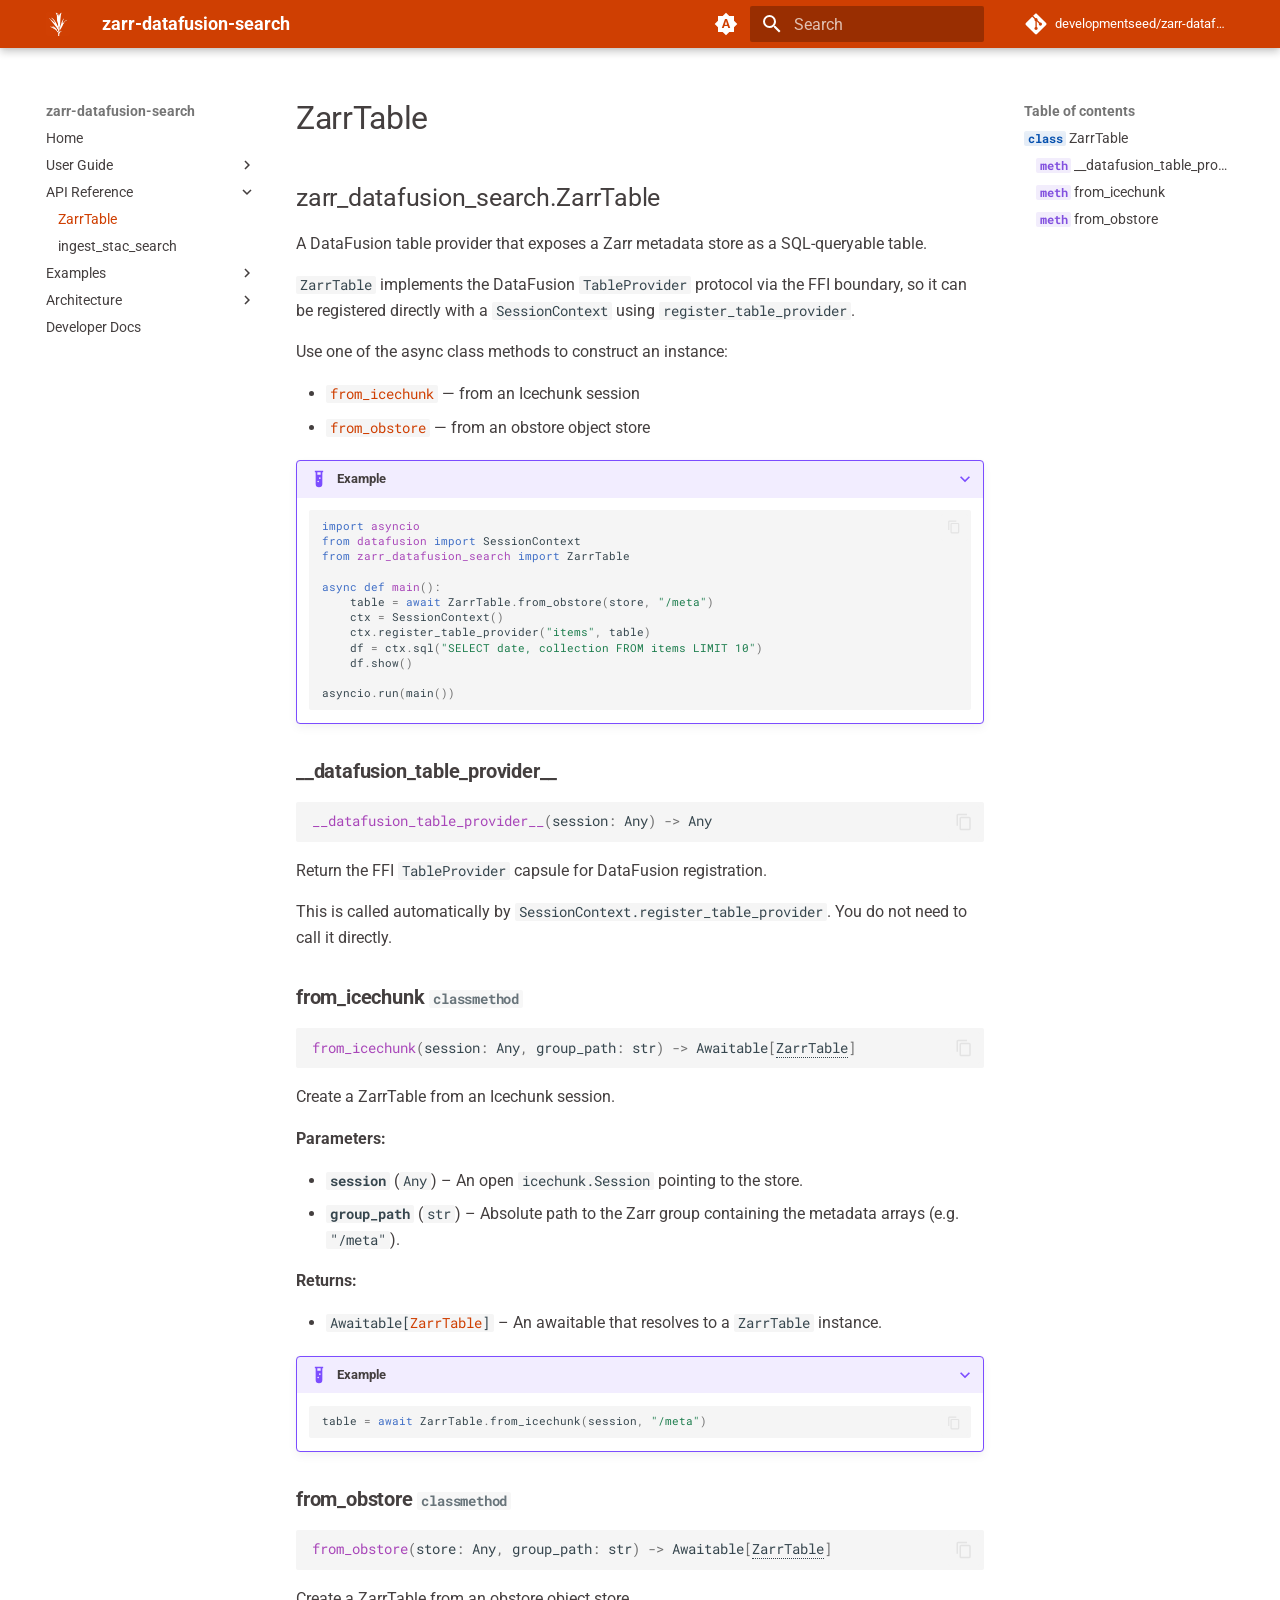
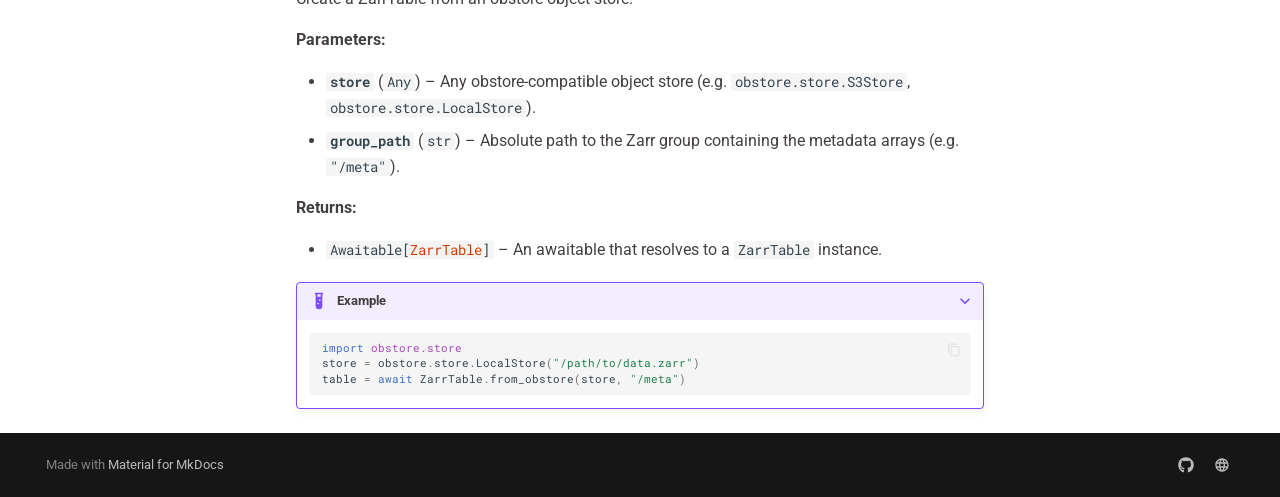
<file: api/zarr-table/index.html>
<!doctype html>
<html lang="en" class="no-js">
  <head>
    
      <meta charset="utf-8">
      <meta name="viewport" content="width=device-width,initial-scale=1">
      
        <meta name="description" content="Query Zarr metadata with DataFusion SQL">
      
      
        <meta name="author" content="Development Seed">
      
      
        <link rel="canonical" href="https://developmentseed.github.io/zarr-datafusion-search/api/zarr-table/">
      
      
        <link rel="prev" href="../../user-guide/quickstart/">
      
      
        <link rel="next" href="../ingest/">
      
      
        
      
      
      <link rel="icon" href="../../assets/ds_favicon.png">
      <meta name="generator" content="mkdocs-1.6.1, mkdocs-material-9.7.6">
    
    
      
        <title>ZarrTable - zarr-datafusion-search</title>
      
    
    
      <link rel="stylesheet" href="../../assets/stylesheets/main.484c7ddc.min.css">
      
        
        <link rel="stylesheet" href="../../assets/stylesheets/palette.ab4e12ef.min.css">
      
      


    
    
      
    
    
      
        
        
        <link rel="preconnect" href="https://fonts.gstatic.com" crossorigin>
        <link rel="stylesheet" href="https://fonts.googleapis.com/css?family=Roboto:300,300i,400,400i,700,700i%7CRoboto+Mono:400,400i,700,700i&display=fallback">
        <style>:root{--md-text-font:"Roboto";--md-code-font:"Roboto Mono"}</style>
      
    
    
      <link rel="stylesheet" href="../../assets/_mkdocstrings.css">
    
      <link rel="stylesheet" href="../../overrides/stylesheets/extra.css">
    
    <script>__md_scope=new URL("../..",location),__md_hash=e=>[...e].reduce(((e,_)=>(e<<5)-e+_.charCodeAt(0)),0),__md_get=(e,_=localStorage,t=__md_scope)=>JSON.parse(_.getItem(t.pathname+"."+e)),__md_set=(e,_,t=localStorage,a=__md_scope)=>{try{t.setItem(a.pathname+"."+e,JSON.stringify(_))}catch(e){}}</script>
    
      

    
    
  </head>
  
  
    
    
      
    
    
    
    
    <body dir="ltr" data-md-color-scheme="default" data-md-color-primary="indigo" data-md-color-accent="indigo">
  
    
    <input class="md-toggle" data-md-toggle="drawer" type="checkbox" id="__drawer" autocomplete="off">
    <input class="md-toggle" data-md-toggle="search" type="checkbox" id="__search" autocomplete="off">
    <label class="md-overlay" for="__drawer"></label>
    <div data-md-component="skip">
      
        
        <a href="#zarrtable" class="md-skip">
          Skip to content
        </a>
      
    </div>
    <div data-md-component="announce">
      
    </div>
    
    
      

  

<header class="md-header md-header--shadow" data-md-component="header">
  <nav class="md-header__inner md-grid" aria-label="Header">
    <a href="../.." title="zarr-datafusion-search" class="md-header__button md-logo" aria-label="zarr-datafusion-search" data-md-component="logo">
      
  <img src="../../assets/logo_no_text.png" alt="logo">

    </a>
    <label class="md-header__button md-icon" for="__drawer">
      
      <svg xmlns="http://www.w3.org/2000/svg" viewBox="0 0 24 24"><path d="M3 6h18v2H3zm0 5h18v2H3zm0 5h18v2H3z"/></svg>
    </label>
    <div class="md-header__title" data-md-component="header-title">
      <div class="md-header__ellipsis">
        <div class="md-header__topic">
          <span class="md-ellipsis">
            zarr-datafusion-search
          </span>
        </div>
        <div class="md-header__topic" data-md-component="header-topic">
          <span class="md-ellipsis">
            
              ZarrTable
            
          </span>
        </div>
      </div>
    </div>
    
      
        <form class="md-header__option" data-md-component="palette">
  
    
    
    
    <input class="md-option" data-md-color-media="(prefers-color-scheme)" data-md-color-scheme="default" data-md-color-primary="indigo" data-md-color-accent="indigo"  aria-label="Switch to light mode"  type="radio" name="__palette" id="__palette_0">
    
      <label class="md-header__button md-icon" title="Switch to light mode" for="__palette_1" hidden>
        <svg xmlns="http://www.w3.org/2000/svg" viewBox="0 0 24 24"><path d="m14.3 16-.7-2h-3.2l-.7 2H7.8L11 7h2l3.2 9zM20 8.69V4h-4.69L12 .69 8.69 4H4v4.69L.69 12 4 15.31V20h4.69L12 23.31 15.31 20H20v-4.69L23.31 12zm-9.15 3.96h2.3L12 9z"/></svg>
      </label>
    
  
    
    
    
    <input class="md-option" data-md-color-media="(prefers-color-scheme: light)" data-md-color-scheme="default" data-md-color-primary="default" data-md-color-accent="deep-orange"  aria-label="Switch to dark mode"  type="radio" name="__palette" id="__palette_1">
    
      <label class="md-header__button md-icon" title="Switch to dark mode" for="__palette_2" hidden>
        <svg xmlns="http://www.w3.org/2000/svg" viewBox="0 0 24 24"><path d="M12 8a4 4 0 0 0-4 4 4 4 0 0 0 4 4 4 4 0 0 0 4-4 4 4 0 0 0-4-4m0 10a6 6 0 0 1-6-6 6 6 0 0 1 6-6 6 6 0 0 1 6 6 6 6 0 0 1-6 6m8-9.31V4h-4.69L12 .69 8.69 4H4v4.69L.69 12 4 15.31V20h4.69L12 23.31 15.31 20H20v-4.69L23.31 12z"/></svg>
      </label>
    
  
    
    
    
    <input class="md-option" data-md-color-media="(prefers-color-scheme: dark)" data-md-color-scheme="slate" data-md-color-primary="default" data-md-color-accent="deep-orange"  aria-label="Switch to system preference"  type="radio" name="__palette" id="__palette_2">
    
      <label class="md-header__button md-icon" title="Switch to system preference" for="__palette_0" hidden>
        <svg xmlns="http://www.w3.org/2000/svg" viewBox="0 0 24 24"><path d="M12 18c-.89 0-1.74-.2-2.5-.55C11.56 16.5 13 14.42 13 12s-1.44-4.5-3.5-5.45C10.26 6.2 11.11 6 12 6a6 6 0 0 1 6 6 6 6 0 0 1-6 6m8-9.31V4h-4.69L12 .69 8.69 4H4v4.69L.69 12 4 15.31V20h4.69L12 23.31 15.31 20H20v-4.69L23.31 12z"/></svg>
      </label>
    
  
</form>
      
    
    
      <script>var palette=__md_get("__palette");if(palette&&palette.color){if("(prefers-color-scheme)"===palette.color.media){var media=matchMedia("(prefers-color-scheme: light)"),input=document.querySelector(media.matches?"[data-md-color-media='(prefers-color-scheme: light)']":"[data-md-color-media='(prefers-color-scheme: dark)']");palette.color.media=input.getAttribute("data-md-color-media"),palette.color.scheme=input.getAttribute("data-md-color-scheme"),palette.color.primary=input.getAttribute("data-md-color-primary"),palette.color.accent=input.getAttribute("data-md-color-accent")}for(var[key,value]of Object.entries(palette.color))document.body.setAttribute("data-md-color-"+key,value)}</script>
    
    
    
      
      
        <label class="md-header__button md-icon" for="__search">
          
          <svg xmlns="http://www.w3.org/2000/svg" viewBox="0 0 24 24"><path d="M9.5 3A6.5 6.5 0 0 1 16 9.5c0 1.61-.59 3.09-1.56 4.23l.27.27h.79l5 5-1.5 1.5-5-5v-.79l-.27-.27A6.52 6.52 0 0 1 9.5 16 6.5 6.5 0 0 1 3 9.5 6.5 6.5 0 0 1 9.5 3m0 2C7 5 5 7 5 9.5S7 14 9.5 14 14 12 14 9.5 12 5 9.5 5"/></svg>
        </label>
        <div class="md-search" data-md-component="search" role="dialog">
  <label class="md-search__overlay" for="__search"></label>
  <div class="md-search__inner" role="search">
    <form class="md-search__form" name="search">
      <input type="text" class="md-search__input" name="query" aria-label="Search" placeholder="Search" autocapitalize="off" autocorrect="off" autocomplete="off" spellcheck="false" data-md-component="search-query" required>
      <label class="md-search__icon md-icon" for="__search">
        
        <svg xmlns="http://www.w3.org/2000/svg" viewBox="0 0 24 24"><path d="M9.5 3A6.5 6.5 0 0 1 16 9.5c0 1.61-.59 3.09-1.56 4.23l.27.27h.79l5 5-1.5 1.5-5-5v-.79l-.27-.27A6.52 6.52 0 0 1 9.5 16 6.5 6.5 0 0 1 3 9.5 6.5 6.5 0 0 1 9.5 3m0 2C7 5 5 7 5 9.5S7 14 9.5 14 14 12 14 9.5 12 5 9.5 5"/></svg>
        
        <svg xmlns="http://www.w3.org/2000/svg" viewBox="0 0 24 24"><path d="M20 11v2H8l5.5 5.5-1.42 1.42L4.16 12l7.92-7.92L13.5 5.5 8 11z"/></svg>
      </label>
      <nav class="md-search__options" aria-label="Search">
        
          <a href="javascript:void(0)" class="md-search__icon md-icon" title="Share" aria-label="Share" data-clipboard data-clipboard-text="" data-md-component="search-share" tabindex="-1">
            
            <svg xmlns="http://www.w3.org/2000/svg" viewBox="0 0 24 24"><path d="M18 16.08c-.76 0-1.44.3-1.96.77L8.91 12.7c.05-.23.09-.46.09-.7s-.04-.47-.09-.7l7.05-4.11c.54.5 1.25.81 2.04.81a3 3 0 0 0 3-3 3 3 0 0 0-3-3 3 3 0 0 0-3 3c0 .24.04.47.09.7L8.04 9.81C7.5 9.31 6.79 9 6 9a3 3 0 0 0-3 3 3 3 0 0 0 3 3c.79 0 1.5-.31 2.04-.81l7.12 4.15c-.05.21-.08.43-.08.66 0 1.61 1.31 2.91 2.92 2.91s2.92-1.3 2.92-2.91A2.92 2.92 0 0 0 18 16.08"/></svg>
          </a>
        
        <button type="reset" class="md-search__icon md-icon" title="Clear" aria-label="Clear" tabindex="-1">
          
          <svg xmlns="http://www.w3.org/2000/svg" viewBox="0 0 24 24"><path d="M19 6.41 17.59 5 12 10.59 6.41 5 5 6.41 10.59 12 5 17.59 6.41 19 12 13.41 17.59 19 19 17.59 13.41 12z"/></svg>
        </button>
      </nav>
      
        <div class="md-search__suggest" data-md-component="search-suggest"></div>
      
    </form>
    <div class="md-search__output">
      <div class="md-search__scrollwrap" tabindex="0" data-md-scrollfix>
        <div class="md-search-result" data-md-component="search-result">
          <div class="md-search-result__meta">
            Initializing search
          </div>
          <ol class="md-search-result__list" role="presentation"></ol>
        </div>
      </div>
    </div>
  </div>
</div>
      
    
    
      <div class="md-header__source">
        <a href="https://github.com/developmentseed/zarr-datafusion-search" title="Go to repository" class="md-source" data-md-component="source">
  <div class="md-source__icon md-icon">
    
    <svg xmlns="http://www.w3.org/2000/svg" viewBox="0 0 448 512"><!--! Font Awesome Free 7.1.0 by @fontawesome - https://fontawesome.com License - https://fontawesome.com/license/free (Icons: CC BY 4.0, Fonts: SIL OFL 1.1, Code: MIT License) Copyright 2025 Fonticons, Inc.--><path d="M439.6 236.1 244 40.5c-5.4-5.5-12.8-8.5-20.4-8.5s-15 3-20.4 8.4L162.5 81l51.5 51.5c27.1-9.1 52.7 16.8 43.4 43.7l49.7 49.7c34.2-11.8 61.2 31 35.5 56.7-26.5 26.5-70.2-2.9-56-37.3L240.3 199v121.9c25.3 12.5 22.3 41.8 9.1 55-6.4 6.4-15.2 10.1-24.3 10.1s-17.8-3.6-24.3-10.1c-17.6-17.6-11.1-46.9 11.2-56v-123c-20.8-8.5-24.6-30.7-18.6-45L142.6 101 8.5 235.1C3 240.6 0 247.9 0 255.5s3 15 8.5 20.4l195.6 195.7c5.4 5.4 12.7 8.4 20.4 8.4s15-3 20.4-8.4l194.7-194.7c5.4-5.4 8.4-12.8 8.4-20.4s-3-15-8.4-20.4"/></svg>
  </div>
  <div class="md-source__repository">
    developmentseed/zarr-datafusion-search
  </div>
</a>
      </div>
    
  </nav>
  
</header>
    
    <div class="md-container" data-md-component="container">
      
      
        
          
        
      
      <main class="md-main" data-md-component="main">
        <div class="md-main__inner md-grid">
          
            
              
              <div class="md-sidebar md-sidebar--primary" data-md-component="sidebar" data-md-type="navigation" >
                <div class="md-sidebar__scrollwrap">
                  <div class="md-sidebar__inner">
                    



<nav class="md-nav md-nav--primary" aria-label="Navigation" data-md-level="0">
  <label class="md-nav__title" for="__drawer">
    <a href="../.." title="zarr-datafusion-search" class="md-nav__button md-logo" aria-label="zarr-datafusion-search" data-md-component="logo">
      
  <img src="../../assets/logo_no_text.png" alt="logo">

    </a>
    zarr-datafusion-search
  </label>
  
    <div class="md-nav__source">
      <a href="https://github.com/developmentseed/zarr-datafusion-search" title="Go to repository" class="md-source" data-md-component="source">
  <div class="md-source__icon md-icon">
    
    <svg xmlns="http://www.w3.org/2000/svg" viewBox="0 0 448 512"><!--! Font Awesome Free 7.1.0 by @fontawesome - https://fontawesome.com License - https://fontawesome.com/license/free (Icons: CC BY 4.0, Fonts: SIL OFL 1.1, Code: MIT License) Copyright 2025 Fonticons, Inc.--><path d="M439.6 236.1 244 40.5c-5.4-5.5-12.8-8.5-20.4-8.5s-15 3-20.4 8.4L162.5 81l51.5 51.5c27.1-9.1 52.7 16.8 43.4 43.7l49.7 49.7c34.2-11.8 61.2 31 35.5 56.7-26.5 26.5-70.2-2.9-56-37.3L240.3 199v121.9c25.3 12.5 22.3 41.8 9.1 55-6.4 6.4-15.2 10.1-24.3 10.1s-17.8-3.6-24.3-10.1c-17.6-17.6-11.1-46.9 11.2-56v-123c-20.8-8.5-24.6-30.7-18.6-45L142.6 101 8.5 235.1C3 240.6 0 247.9 0 255.5s3 15 8.5 20.4l195.6 195.7c5.4 5.4 12.7 8.4 20.4 8.4s15-3 20.4-8.4l194.7-194.7c5.4-5.4 8.4-12.8 8.4-20.4s-3-15-8.4-20.4"/></svg>
  </div>
  <div class="md-source__repository">
    developmentseed/zarr-datafusion-search
  </div>
</a>
    </div>
  
  <ul class="md-nav__list" data-md-scrollfix>
    
      
      
  
  
  
  
    <li class="md-nav__item">
      <a href="../.." class="md-nav__link">
        
  
  
  <span class="md-ellipsis">
    
  
    Home
  

    
  </span>
  
  

      </a>
    </li>
  

    
      
      
  
  
  
  
    
    
      
        
      
        
      
    
    
    
    
    <li class="md-nav__item md-nav__item--nested">
      
        
        
        <input class="md-nav__toggle md-toggle " type="checkbox" id="__nav_2" >
        
          
          <label class="md-nav__link" for="__nav_2" id="__nav_2_label" tabindex="0">
            
  
  
  <span class="md-ellipsis">
    
  
    User Guide
  

    
  </span>
  
  

            <span class="md-nav__icon md-icon"></span>
          </label>
        
        <nav class="md-nav" data-md-level="1" aria-labelledby="__nav_2_label" aria-expanded="false">
          <label class="md-nav__title" for="__nav_2">
            <span class="md-nav__icon md-icon"></span>
            
  
    User Guide
  

          </label>
          <ul class="md-nav__list" data-md-scrollfix>
            
              
                
  
  
  
  
    <li class="md-nav__item">
      <a href="../../user-guide/installation/" class="md-nav__link">
        
  
  
  <span class="md-ellipsis">
    
  
    Installation
  

    
  </span>
  
  

      </a>
    </li>
  

              
            
              
                
  
  
  
  
    <li class="md-nav__item">
      <a href="../../user-guide/quickstart/" class="md-nav__link">
        
  
  
  <span class="md-ellipsis">
    
  
    Quickstart
  

    
  </span>
  
  

      </a>
    </li>
  

              
            
          </ul>
        </nav>
      
    </li>
  

    
      
      
  
  
    
  
  
  
    
    
      
        
      
        
      
    
    
    
    
    <li class="md-nav__item md-nav__item--active md-nav__item--nested">
      
        
        
        <input class="md-nav__toggle md-toggle " type="checkbox" id="__nav_3" checked>
        
          
          <label class="md-nav__link" for="__nav_3" id="__nav_3_label" tabindex="0">
            
  
  
  <span class="md-ellipsis">
    
  
    API Reference
  

    
  </span>
  
  

            <span class="md-nav__icon md-icon"></span>
          </label>
        
        <nav class="md-nav" data-md-level="1" aria-labelledby="__nav_3_label" aria-expanded="true">
          <label class="md-nav__title" for="__nav_3">
            <span class="md-nav__icon md-icon"></span>
            
  
    API Reference
  

          </label>
          <ul class="md-nav__list" data-md-scrollfix>
            
              
                
  
  
    
  
  
  
    <li class="md-nav__item md-nav__item--active">
      
      <input class="md-nav__toggle md-toggle" type="checkbox" id="__toc">
      
      
        
      
      
        <label class="md-nav__link md-nav__link--active" for="__toc">
          
  
  
  <span class="md-ellipsis">
    
  
    ZarrTable
  

    
  </span>
  
  

          <span class="md-nav__icon md-icon"></span>
        </label>
      
      <a href="./" class="md-nav__link md-nav__link--active">
        
  
  
  <span class="md-ellipsis">
    
  
    ZarrTable
  

    
  </span>
  
  

      </a>
      
        

<nav class="md-nav md-nav--secondary" aria-label="Table of contents">
  
  
  
    
  
  
    <label class="md-nav__title" for="__toc">
      <span class="md-nav__icon md-icon"></span>
      Table of contents
    </label>
    <ul class="md-nav__list" data-md-component="toc" data-md-scrollfix>
      
        <li class="md-nav__item">
  <a href="#zarr_datafusion_search.ZarrTable" class="md-nav__link">
    <span class="md-ellipsis">
      
        <code class="doc-symbol doc-symbol-toc doc-symbol-class"></code>&nbsp;ZarrTable
      
    </span>
  </a>
  
    <nav class="md-nav" aria-label=" ZarrTable">
      <ul class="md-nav__list">
        
          <li class="md-nav__item">
  <a href="#zarr_datafusion_search.ZarrTable.__datafusion_table_provider__" class="md-nav__link">
    <span class="md-ellipsis">
      
        <code class="doc-symbol doc-symbol-toc doc-symbol-method"></code>&nbsp;__datafusion_table_provider__
      
    </span>
  </a>
  
</li>
        
          <li class="md-nav__item">
  <a href="#zarr_datafusion_search.ZarrTable.from_icechunk" class="md-nav__link">
    <span class="md-ellipsis">
      
        <code class="doc-symbol doc-symbol-toc doc-symbol-method"></code>&nbsp;from_icechunk
      
    </span>
  </a>
  
</li>
        
          <li class="md-nav__item">
  <a href="#zarr_datafusion_search.ZarrTable.from_obstore" class="md-nav__link">
    <span class="md-ellipsis">
      
        <code class="doc-symbol doc-symbol-toc doc-symbol-method"></code>&nbsp;from_obstore
      
    </span>
  </a>
  
</li>
        
      </ul>
    </nav>
  
</li>
      
    </ul>
  
</nav>
      
    </li>
  

              
            
              
                
  
  
  
  
    <li class="md-nav__item">
      <a href="../ingest/" class="md-nav__link">
        
  
  
  <span class="md-ellipsis">
    
  
    ingest_stac_search
  

    
  </span>
  
  

      </a>
    </li>
  

              
            
          </ul>
        </nav>
      
    </li>
  

    
      
      
  
  
  
  
    
    
      
        
      
        
      
        
      
    
    
    
    
    <li class="md-nav__item md-nav__item--nested">
      
        
        
        <input class="md-nav__toggle md-toggle " type="checkbox" id="__nav_4" >
        
          
          <label class="md-nav__link" for="__nav_4" id="__nav_4_label" tabindex="0">
            
  
  
  <span class="md-ellipsis">
    
  
    Examples
  

    
  </span>
  
  

            <span class="md-nav__icon md-icon"></span>
          </label>
        
        <nav class="md-nav" data-md-level="1" aria-labelledby="__nav_4_label" aria-expanded="false">
          <label class="md-nav__title" for="__nav_4">
            <span class="md-nav__icon md-icon"></span>
            
  
    Examples
  

          </label>
          <ul class="md-nav__list" data-md-scrollfix>
            
              
                
  
  
  
  
    <li class="md-nav__item">
      <a href="../../examples/quickstart/" class="md-nav__link">
        
  
  
  <span class="md-ellipsis">
    
  
    Quickstart
  

    
  </span>
  
  

      </a>
    </li>
  

              
            
              
                
  
  
  
  
    <li class="md-nav__item">
      <a href="../../examples/spatial_index/" class="md-nav__link">
        
  
  
  <span class="md-ellipsis">
    
  
    Spatial index
  

    
  </span>
  
  

      </a>
    </li>
  

              
            
              
                
  
  
  
  
    <li class="md-nav__item">
      <a href="../../examples/stac_virtualizarr/" class="md-nav__link">
        
  
  
  <span class="md-ellipsis">
    
  
    Stac virtualizarr
  

    
  </span>
  
  

      </a>
    </li>
  

              
            
          </ul>
        </nav>
      
    </li>
  

    
      
      
  
  
  
  
    
    
      
        
      
        
      
    
    
    
    
    <li class="md-nav__item md-nav__item--nested">
      
        
        
        <input class="md-nav__toggle md-toggle " type="checkbox" id="__nav_5" >
        
          
          <label class="md-nav__link" for="__nav_5" id="__nav_5_label" tabindex="0">
            
  
  
  <span class="md-ellipsis">
    
  
    Architecture
  

    
  </span>
  
  

            <span class="md-nav__icon md-icon"></span>
          </label>
        
        <nav class="md-nav" data-md-level="1" aria-labelledby="__nav_5_label" aria-expanded="false">
          <label class="md-nav__title" for="__nav_5">
            <span class="md-nav__icon md-icon"></span>
            
  
    Architecture
  

          </label>
          <ul class="md-nav__list" data-md-scrollfix>
            
              
                
  
  
  
  
    <li class="md-nav__item">
      <a href="../../architecture/zarr/" class="md-nav__link">
        
  
  
  <span class="md-ellipsis">
    
  
    Zarr Structure
  

    
  </span>
  
  

      </a>
    </li>
  

              
            
              
                
  
  
  
  
    <li class="md-nav__item">
      <a href="../../architecture/query-pipeline/" class="md-nav__link">
        
  
  
  <span class="md-ellipsis">
    
  
    Query Pipeline
  

    
  </span>
  
  

      </a>
    </li>
  

              
            
          </ul>
        </nav>
      
    </li>
  

    
      
      
  
  
  
  
    <li class="md-nav__item">
      <a href="../../DEVELOP/" class="md-nav__link">
        
  
  
  <span class="md-ellipsis">
    
  
    Developer Docs
  

    
  </span>
  
  

      </a>
    </li>
  

    
  </ul>
</nav>
                  </div>
                </div>
              </div>
            
            
              
              <div class="md-sidebar md-sidebar--secondary" data-md-component="sidebar" data-md-type="toc" >
                <div class="md-sidebar__scrollwrap">
                  <div class="md-sidebar__inner">
                    

<nav class="md-nav md-nav--secondary" aria-label="Table of contents">
  
  
  
    
  
  
    <label class="md-nav__title" for="__toc">
      <span class="md-nav__icon md-icon"></span>
      Table of contents
    </label>
    <ul class="md-nav__list" data-md-component="toc" data-md-scrollfix>
      
        <li class="md-nav__item">
  <a href="#zarr_datafusion_search.ZarrTable" class="md-nav__link">
    <span class="md-ellipsis">
      
        <code class="doc-symbol doc-symbol-toc doc-symbol-class"></code>&nbsp;ZarrTable
      
    </span>
  </a>
  
    <nav class="md-nav" aria-label=" ZarrTable">
      <ul class="md-nav__list">
        
          <li class="md-nav__item">
  <a href="#zarr_datafusion_search.ZarrTable.__datafusion_table_provider__" class="md-nav__link">
    <span class="md-ellipsis">
      
        <code class="doc-symbol doc-symbol-toc doc-symbol-method"></code>&nbsp;__datafusion_table_provider__
      
    </span>
  </a>
  
</li>
        
          <li class="md-nav__item">
  <a href="#zarr_datafusion_search.ZarrTable.from_icechunk" class="md-nav__link">
    <span class="md-ellipsis">
      
        <code class="doc-symbol doc-symbol-toc doc-symbol-method"></code>&nbsp;from_icechunk
      
    </span>
  </a>
  
</li>
        
          <li class="md-nav__item">
  <a href="#zarr_datafusion_search.ZarrTable.from_obstore" class="md-nav__link">
    <span class="md-ellipsis">
      
        <code class="doc-symbol doc-symbol-toc doc-symbol-method"></code>&nbsp;from_obstore
      
    </span>
  </a>
  
</li>
        
      </ul>
    </nav>
  
</li>
      
    </ul>
  
</nav>
                  </div>
                </div>
              </div>
            
          
          
            <div class="md-content" data-md-component="content">
              
              <article class="md-content__inner md-typeset">
                
                  


  
  


<h1 id="zarrtable">ZarrTable<a class="headerlink" href="#zarrtable" title="Permanent link">&para;</a></h1>


<div class="doc doc-object doc-class">



<h2 id="zarr_datafusion_search.ZarrTable" class="doc doc-heading">
            <span class="doc doc-object-name doc-class-name">zarr_datafusion_search.ZarrTable</span>


<a href="#zarr_datafusion_search.ZarrTable" class="headerlink" title="Permanent link">&para;</a></h2>


    <div class="doc doc-contents first">



        <p>A DataFusion table provider that exposes a Zarr metadata store as a SQL-queryable table.</p>
<p><code>ZarrTable</code> implements the DataFusion <code>TableProvider</code> protocol via the FFI boundary,
so it can be registered directly with a <code>SessionContext</code> using
<code>register_table_provider</code>.</p>
<p>Use one of the async class methods to construct an instance:</p>
<ul>
<li><a class="autorefs autorefs-internal" title="from_icechunk


  
      classmethod
  " href="#zarr_datafusion_search.ZarrTable.from_icechunk"><code>from_icechunk</code></a> — from an Icechunk session</li>
<li><a class="autorefs autorefs-internal" title="from_obstore


  
      classmethod
  " href="#zarr_datafusion_search.ZarrTable.from_obstore"><code>from_obstore</code></a> — from an obstore object store</li>
</ul>


<details class="example" open>
  <summary>Example</summary>
  <div class="highlight"><pre><span></span><code><a id="__codelineno-0-1" name="__codelineno-0-1" href="#__codelineno-0-1"></a><span class="kn">import</span><span class="w"> </span><span class="nn">asyncio</span>
<a id="__codelineno-0-2" name="__codelineno-0-2" href="#__codelineno-0-2"></a><span class="kn">from</span><span class="w"> </span><span class="nn">datafusion</span><span class="w"> </span><span class="kn">import</span> <span class="n">SessionContext</span>
<a id="__codelineno-0-3" name="__codelineno-0-3" href="#__codelineno-0-3"></a><span class="kn">from</span><span class="w"> </span><span class="nn">zarr_datafusion_search</span><span class="w"> </span><span class="kn">import</span> <span class="n">ZarrTable</span>
<a id="__codelineno-0-4" name="__codelineno-0-4" href="#__codelineno-0-4"></a>
<a id="__codelineno-0-5" name="__codelineno-0-5" href="#__codelineno-0-5"></a><span class="k">async</span> <span class="k">def</span><span class="w"> </span><span class="nf">main</span><span class="p">():</span>
<a id="__codelineno-0-6" name="__codelineno-0-6" href="#__codelineno-0-6"></a>    <span class="n">table</span> <span class="o">=</span> <span class="k">await</span> <span class="n">ZarrTable</span><span class="o">.</span><span class="n">from_obstore</span><span class="p">(</span><span class="n">store</span><span class="p">,</span> <span class="s2">&quot;/meta&quot;</span><span class="p">)</span>
<a id="__codelineno-0-7" name="__codelineno-0-7" href="#__codelineno-0-7"></a>    <span class="n">ctx</span> <span class="o">=</span> <span class="n">SessionContext</span><span class="p">()</span>
<a id="__codelineno-0-8" name="__codelineno-0-8" href="#__codelineno-0-8"></a>    <span class="n">ctx</span><span class="o">.</span><span class="n">register_table_provider</span><span class="p">(</span><span class="s2">&quot;items&quot;</span><span class="p">,</span> <span class="n">table</span><span class="p">)</span>
<a id="__codelineno-0-9" name="__codelineno-0-9" href="#__codelineno-0-9"></a>    <span class="n">df</span> <span class="o">=</span> <span class="n">ctx</span><span class="o">.</span><span class="n">sql</span><span class="p">(</span><span class="s2">&quot;SELECT date, collection FROM items LIMIT 10&quot;</span><span class="p">)</span>
<a id="__codelineno-0-10" name="__codelineno-0-10" href="#__codelineno-0-10"></a>    <span class="n">df</span><span class="o">.</span><span class="n">show</span><span class="p">()</span>
<a id="__codelineno-0-11" name="__codelineno-0-11" href="#__codelineno-0-11"></a>
<a id="__codelineno-0-12" name="__codelineno-0-12" href="#__codelineno-0-12"></a><span class="n">asyncio</span><span class="o">.</span><span class="n">run</span><span class="p">(</span><span class="n">main</span><span class="p">())</span>
</code></pre></div>
</details>










<div class="doc doc-children">










<div class="doc doc-object doc-function">


<h3 id="zarr_datafusion_search.ZarrTable.__datafusion_table_provider__" class="doc doc-heading">
            <span class="doc doc-object-name doc-function-name">__datafusion_table_provider__</span>


<a href="#zarr_datafusion_search.ZarrTable.__datafusion_table_provider__" class="headerlink" title="Permanent link">&para;</a></h3>
<div class="doc-signature highlight"><pre><span></span><code><a id="__codelineno-0-1" name="__codelineno-0-1" href="#__codelineno-0-1"></a><span class="nf">__datafusion_table_provider__</span><span class="p">(</span><span class="n">session</span><span class="p">:</span> <span class="n"><span title="typing.Any">Any</span></span><span class="p">)</span> <span class="o">-&gt;</span> <span class="n"><span title="typing.Any">Any</span></span>
</code></pre></div>

    <div class="doc doc-contents ">

        <p>Return the FFI <code>TableProvider</code> capsule for DataFusion registration.</p>
<p>This is called automatically by <code>SessionContext.register_table_provider</code>.
You do not need to call it directly.</p>


    </div>

</div>

<div class="doc doc-object doc-function">


<h3 id="zarr_datafusion_search.ZarrTable.from_icechunk" class="doc doc-heading">
            <span class="doc doc-object-name doc-function-name">from_icechunk</span>


  <span class="doc doc-labels">
      <small class="doc doc-label doc-label-classmethod"><code>classmethod</code></small>
  </span>

<a href="#zarr_datafusion_search.ZarrTable.from_icechunk" class="headerlink" title="Permanent link">&para;</a></h3>
<div class="doc-signature highlight"><pre><span></span><code><a id="__codelineno-0-1" name="__codelineno-0-1" href="#__codelineno-0-1"></a><span class="nf">from_icechunk</span><span class="p">(</span><span class="n">session</span><span class="p">:</span> <span class="n"><span title="typing.Any">Any</span></span><span class="p">,</span> <span class="n">group_path</span><span class="p">:</span> <span class="n"><span title="str">str</span></span><span class="p">)</span> <span class="o">-&gt;</span> <span class="n"><span title="collections.abc.Awaitable">Awaitable</span></span><span class="p">[</span><span class="n"><a class="autorefs autorefs-internal" title="zarr_datafusion_search.ZarrTable (zarr_datafusion_search._rust.ZarrTable)" href="#zarr_datafusion_search.ZarrTable">ZarrTable</a></span><span class="p">]</span>
</code></pre></div>

    <div class="doc doc-contents ">

        <p>Create a ZarrTable from an Icechunk session.</p>


<p><span class="doc-section-title">Parameters:</span></p>
    <ul>
        <li class="doc-section-item field-body">
            <b><code>session</code></b>
              (<code><span title="typing.Any">Any</span></code>)
          –
          <div class="doc-md-description">
            <p>An open <code>icechunk.Session</code> pointing to the store.</p>
          </div>
        </li>
        <li class="doc-section-item field-body">
            <b><code>group_path</code></b>
              (<code><span title="str">str</span></code>)
          –
          <div class="doc-md-description">
            <p>Absolute path to the Zarr group containing the metadata
arrays (e.g. <code>"/meta"</code>).</p>
          </div>
        </li>
    </ul>


<p><span class="doc-section-title">Returns:</span></p>
    <ul>
        <li class="doc-section-item field-body">
              <code><span title="collections.abc.Awaitable">Awaitable</span>[<a class="autorefs autorefs-internal" title="zarr_datafusion_search.ZarrTable (zarr_datafusion_search._rust.ZarrTable)" href="#zarr_datafusion_search.ZarrTable">ZarrTable</a>]</code>
          –
          <div class="doc-md-description">
            <p>An awaitable that resolves to a <code>ZarrTable</code> instance.</p>
          </div>
        </li>
    </ul>


<details class="example" open>
  <summary>Example</summary>
  <div class="highlight"><pre><span></span><code><a id="__codelineno-0-1" name="__codelineno-0-1" href="#__codelineno-0-1"></a><span class="n">table</span> <span class="o">=</span> <span class="k">await</span> <span class="n">ZarrTable</span><span class="o">.</span><span class="n">from_icechunk</span><span class="p">(</span><span class="n">session</span><span class="p">,</span> <span class="s2">&quot;/meta&quot;</span><span class="p">)</span>
</code></pre></div>
</details>

    </div>

</div>

<div class="doc doc-object doc-function">


<h3 id="zarr_datafusion_search.ZarrTable.from_obstore" class="doc doc-heading">
            <span class="doc doc-object-name doc-function-name">from_obstore</span>


  <span class="doc doc-labels">
      <small class="doc doc-label doc-label-classmethod"><code>classmethod</code></small>
  </span>

<a href="#zarr_datafusion_search.ZarrTable.from_obstore" class="headerlink" title="Permanent link">&para;</a></h3>
<div class="doc-signature highlight"><pre><span></span><code><a id="__codelineno-0-1" name="__codelineno-0-1" href="#__codelineno-0-1"></a><span class="nf">from_obstore</span><span class="p">(</span><span class="n">store</span><span class="p">:</span> <span class="n"><span title="typing.Any">Any</span></span><span class="p">,</span> <span class="n">group_path</span><span class="p">:</span> <span class="n"><span title="str">str</span></span><span class="p">)</span> <span class="o">-&gt;</span> <span class="n"><span title="collections.abc.Awaitable">Awaitable</span></span><span class="p">[</span><span class="n"><a class="autorefs autorefs-internal" title="zarr_datafusion_search.ZarrTable (zarr_datafusion_search._rust.ZarrTable)" href="#zarr_datafusion_search.ZarrTable">ZarrTable</a></span><span class="p">]</span>
</code></pre></div>

    <div class="doc doc-contents ">

        <p>Create a ZarrTable from an obstore object store.</p>


<p><span class="doc-section-title">Parameters:</span></p>
    <ul>
        <li class="doc-section-item field-body">
            <b><code>store</code></b>
              (<code><span title="typing.Any">Any</span></code>)
          –
          <div class="doc-md-description">
            <p>Any obstore-compatible object store (e.g. <code>obstore.store.S3Store</code>,
<code>obstore.store.LocalStore</code>).</p>
          </div>
        </li>
        <li class="doc-section-item field-body">
            <b><code>group_path</code></b>
              (<code><span title="str">str</span></code>)
          –
          <div class="doc-md-description">
            <p>Absolute path to the Zarr group containing the metadata
arrays (e.g. <code>"/meta"</code>).</p>
          </div>
        </li>
    </ul>


<p><span class="doc-section-title">Returns:</span></p>
    <ul>
        <li class="doc-section-item field-body">
              <code><span title="collections.abc.Awaitable">Awaitable</span>[<a class="autorefs autorefs-internal" title="zarr_datafusion_search.ZarrTable (zarr_datafusion_search._rust.ZarrTable)" href="#zarr_datafusion_search.ZarrTable">ZarrTable</a>]</code>
          –
          <div class="doc-md-description">
            <p>An awaitable that resolves to a <code>ZarrTable</code> instance.</p>
          </div>
        </li>
    </ul>


<details class="example" open>
  <summary>Example</summary>
  <div class="highlight"><pre><span></span><code><a id="__codelineno-0-1" name="__codelineno-0-1" href="#__codelineno-0-1"></a><span class="kn">import</span><span class="w"> </span><span class="nn">obstore.store</span>
<a id="__codelineno-0-2" name="__codelineno-0-2" href="#__codelineno-0-2"></a><span class="n">store</span> <span class="o">=</span> <span class="n">obstore</span><span class="o">.</span><span class="n">store</span><span class="o">.</span><span class="n">LocalStore</span><span class="p">(</span><span class="s2">&quot;/path/to/data.zarr&quot;</span><span class="p">)</span>
<a id="__codelineno-0-3" name="__codelineno-0-3" href="#__codelineno-0-3"></a><span class="n">table</span> <span class="o">=</span> <span class="k">await</span> <span class="n">ZarrTable</span><span class="o">.</span><span class="n">from_obstore</span><span class="p">(</span><span class="n">store</span><span class="p">,</span> <span class="s2">&quot;/meta&quot;</span><span class="p">)</span>
</code></pre></div>
</details>

    </div>

</div>



  </div>

    </div>

</div>












                
              </article>
            </div>
          
          
<script>var target=document.getElementById(location.hash.slice(1));target&&target.name&&(target.checked=target.name.startsWith("__tabbed_"))</script>
        </div>
        
      </main>
      
        <footer class="md-footer">
  
  <div class="md-footer-meta md-typeset">
    <div class="md-footer-meta__inner md-grid">
      <div class="md-copyright">
  
  
    Made with
    <a href="https://squidfunk.github.io/mkdocs-material/" target="_blank" rel="noopener">
      Material for MkDocs
    </a>
  
</div>
      
        
<div class="md-social">
  
    
    
    
    
      
      
    
    <a href="https://github.com/developmentseed" target="_blank" rel="noopener" title="github.com" class="md-social__link">
      <svg xmlns="http://www.w3.org/2000/svg" viewBox="0 0 512 512"><!--! Font Awesome Free 7.1.0 by @fontawesome - https://fontawesome.com License - https://fontawesome.com/license/free (Icons: CC BY 4.0, Fonts: SIL OFL 1.1, Code: MIT License) Copyright 2025 Fonticons, Inc.--><path d="M173.9 397.4c0 2-2.3 3.6-5.2 3.6-3.3.3-5.6-1.3-5.6-3.6 0-2 2.3-3.6 5.2-3.6 3-.3 5.6 1.3 5.6 3.6m-31.1-4.5c-.7 2 1.3 4.3 4.3 4.9 2.6 1 5.6 0 6.2-2s-1.3-4.3-4.3-5.2c-2.6-.7-5.5.3-6.2 2.3m44.2-1.7c-2.9.7-4.9 2.6-4.6 4.9.3 2 2.9 3.3 5.9 2.6 2.9-.7 4.9-2.6 4.6-4.6-.3-1.9-3-3.2-5.9-2.9M252.8 8C114.1 8 8 113.3 8 252c0 110.9 69.8 205.8 169.5 239.2 12.8 2.3 17.3-5.6 17.3-12.1 0-6.2-.3-40.4-.3-61.4 0 0-70 15-84.7-29.8 0 0-11.4-29.1-27.8-36.6 0 0-22.9-15.7 1.6-15.4 0 0 24.9 2 38.6 25.8 21.9 38.6 58.6 27.5 72.9 20.9 2.3-16 8.8-27.1 16-33.7-55.9-6.2-112.3-14.3-112.3-110.5 0-27.5 7.6-41.3 23.6-58.9-2.6-6.5-11.1-33.3 2.6-67.9 20.9-6.5 69 27 69 27 20-5.6 41.5-8.5 62.8-8.5s42.8 2.9 62.8 8.5c0 0 48.1-33.6 69-27 13.7 34.7 5.2 61.4 2.6 67.9 16 17.7 25.8 31.5 25.8 58.9 0 96.5-58.9 104.2-114.8 110.5 9.2 7.9 17 22.9 17 46.4 0 33.7-.3 75.4-.3 83.6 0 6.5 4.6 14.4 17.3 12.1C436.2 457.8 504 362.9 504 252 504 113.3 391.5 8 252.8 8M105.2 352.9c-1.3 1-1 3.3.7 5.2 1.6 1.6 3.9 2.3 5.2 1 1.3-1 1-3.3-.7-5.2-1.6-1.6-3.9-2.3-5.2-1m-10.8-8.1c-.7 1.3.3 2.9 2.3 3.9 1.6 1 3.6.7 4.3-.7.7-1.3-.3-2.9-2.3-3.9-2-.6-3.6-.3-4.3.7m32.4 35.6c-1.6 1.3-1 4.3 1.3 6.2 2.3 2.3 5.2 2.6 6.5 1 1.3-1.3.7-4.3-1.3-6.2-2.2-2.3-5.2-2.6-6.5-1m-11.4-14.7c-1.6 1-1.6 3.6 0 5.9s4.3 3.3 5.6 2.3c1.6-1.3 1.6-3.9 0-6.2-1.4-2.3-4-3.3-5.6-2"/></svg>
    </a>
  
    
    
    
    
      
      
    
    <a href="https://developmentseed.org/" target="_blank" rel="noopener" title="developmentseed.org" class="md-social__link">
      <svg xmlns="http://www.w3.org/2000/svg" viewBox="0 0 24 24"><path d="M16.36 14c.08-.66.14-1.32.14-2s-.06-1.34-.14-2h3.38c.16.64.26 1.31.26 2s-.1 1.36-.26 2m-5.15 5.56c.6-1.11 1.06-2.31 1.38-3.56h2.95a8.03 8.03 0 0 1-4.33 3.56M14.34 14H9.66c-.1-.66-.16-1.32-.16-2s.06-1.35.16-2h4.68c.09.65.16 1.32.16 2s-.07 1.34-.16 2M12 19.96c-.83-1.2-1.5-2.53-1.91-3.96h3.82c-.41 1.43-1.08 2.76-1.91 3.96M8 8H5.08A7.92 7.92 0 0 1 9.4 4.44C8.8 5.55 8.35 6.75 8 8m-2.92 8H8c.35 1.25.8 2.45 1.4 3.56A8 8 0 0 1 5.08 16m-.82-2C4.1 13.36 4 12.69 4 12s.1-1.36.26-2h3.38c-.08.66-.14 1.32-.14 2s.06 1.34.14 2M12 4.03c.83 1.2 1.5 2.54 1.91 3.97h-3.82c.41-1.43 1.08-2.77 1.91-3.97M18.92 8h-2.95a15.7 15.7 0 0 0-1.38-3.56c1.84.63 3.37 1.9 4.33 3.56M12 2C6.47 2 2 6.5 2 12a10 10 0 0 0 10 10 10 10 0 0 0 10-10A10 10 0 0 0 12 2"/></svg>
    </a>
  
</div>
      
    </div>
  </div>
</footer>
      
    </div>
    <div class="md-dialog" data-md-component="dialog">
      <div class="md-dialog__inner md-typeset"></div>
    </div>
    
    
    
      
      
      <script id="__config" type="application/json">{"annotate": null, "base": "../..", "features": ["content.code.annotate", "content.code.copy", "navigation.indexes", "navigation.instant", "navigation.tracking", "search.suggest", "search.share"], "search": "../../assets/javascripts/workers/search.2c215733.min.js", "tags": null, "translations": {"clipboard.copied": "Copied to clipboard", "clipboard.copy": "Copy to clipboard", "search.result.more.one": "1 more on this page", "search.result.more.other": "# more on this page", "search.result.none": "No matching documents", "search.result.one": "1 matching document", "search.result.other": "# matching documents", "search.result.placeholder": "Type to start searching", "search.result.term.missing": "Missing", "select.version": "Select version"}, "version": null}</script>
    
    
      <script src="../../assets/javascripts/bundle.79ae519e.min.js"></script>
      
    
  </body>
</html>
</file>
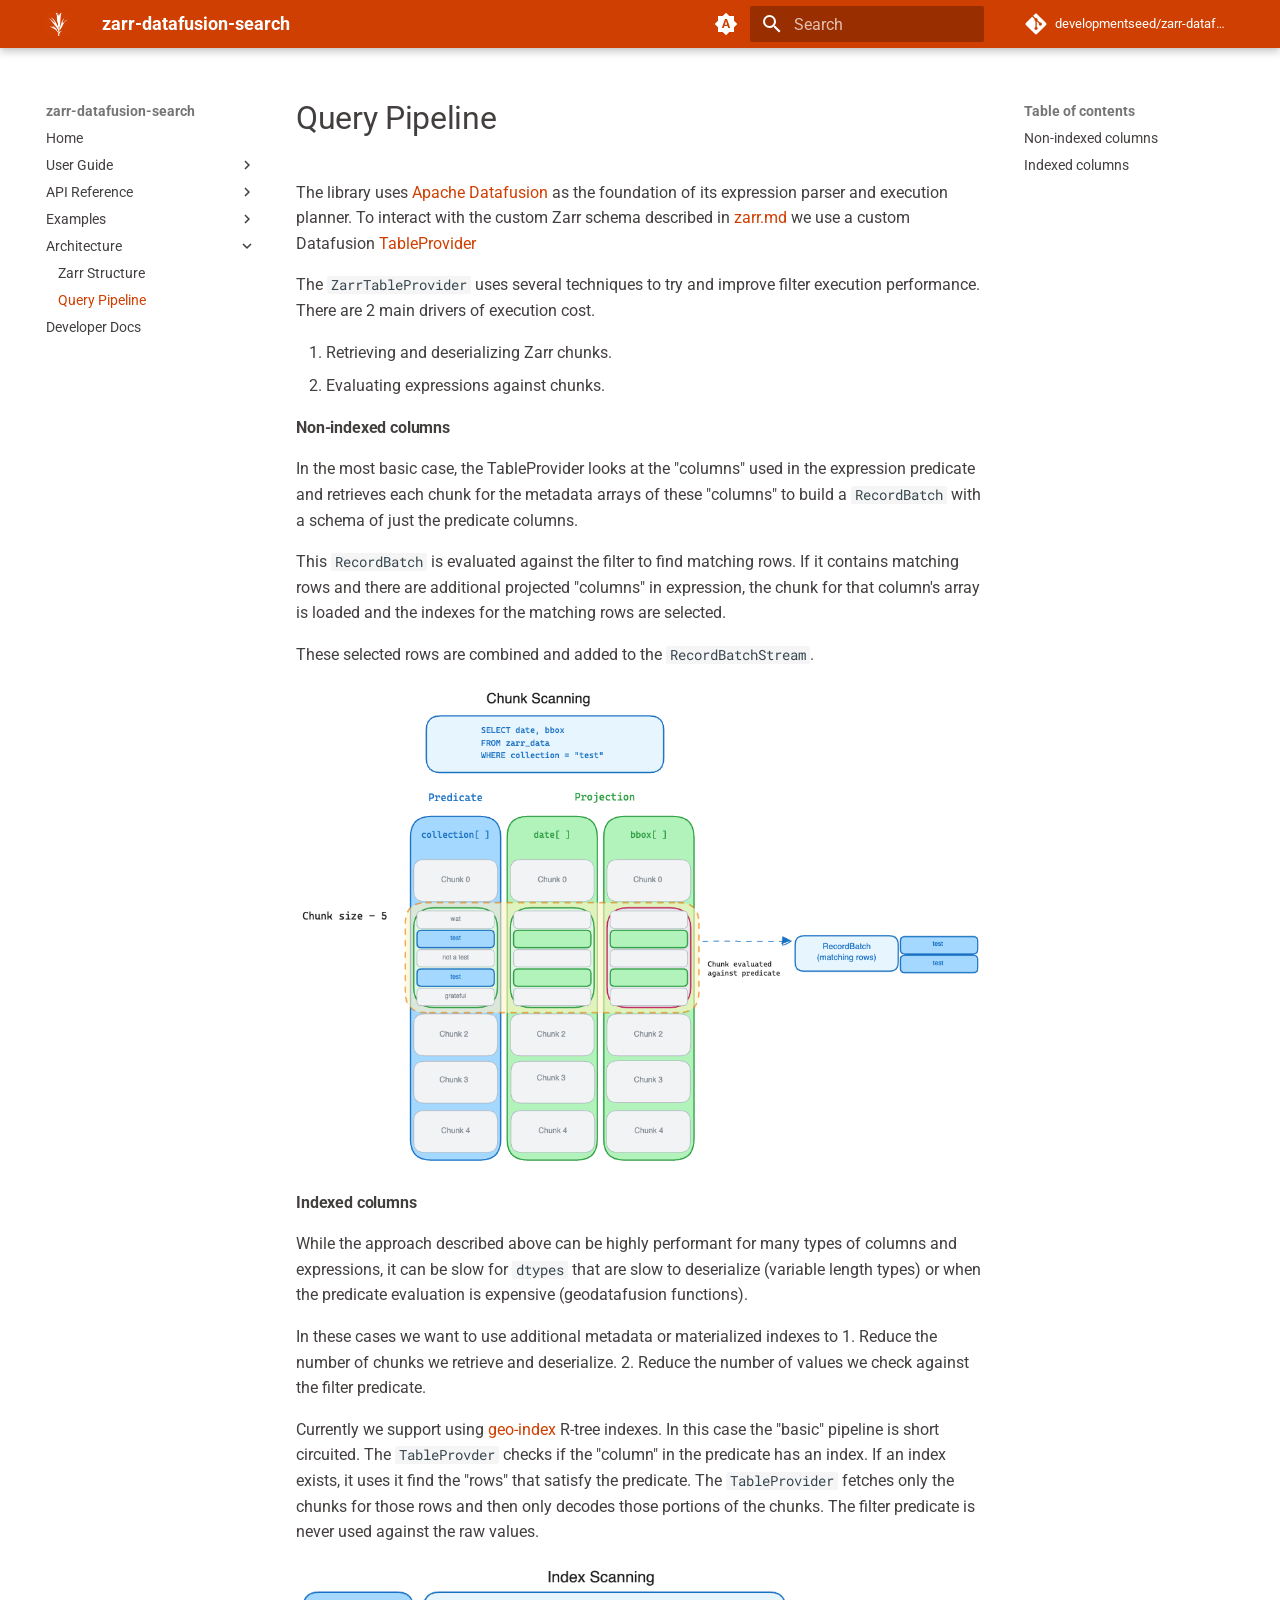
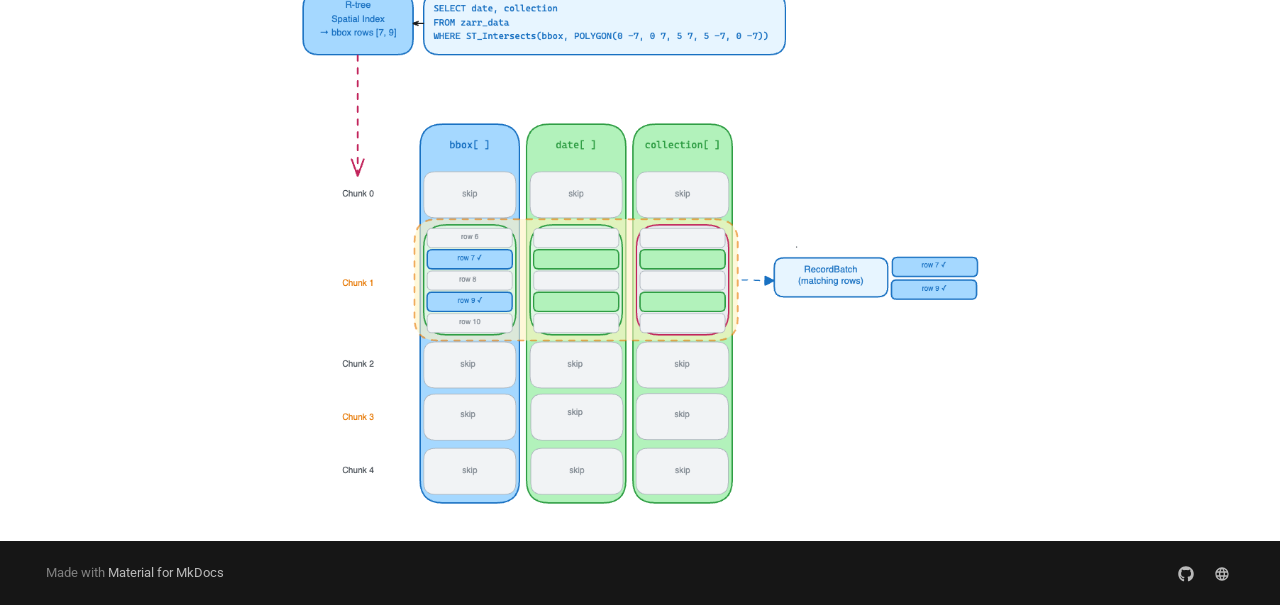
<file: architecture/query-pipeline/index.html>
<!doctype html>
<html lang="en" class="no-js">
  <head>
    
      <meta charset="utf-8">
      <meta name="viewport" content="width=device-width,initial-scale=1">
      
        <meta name="description" content="Query Zarr metadata with DataFusion SQL">
      
      
        <meta name="author" content="Development Seed">
      
      
        <link rel="canonical" href="https://developmentseed.github.io/zarr-datafusion-search/architecture/query-pipeline/">
      
      
        <link rel="prev" href="../zarr/">
      
      
        <link rel="next" href="../../DEVELOP/">
      
      
        
      
      
      <link rel="icon" href="../../assets/ds_favicon.png">
      <meta name="generator" content="mkdocs-1.6.1, mkdocs-material-9.7.6">
    
    
      
        <title>Query Pipeline - zarr-datafusion-search</title>
      
    
    
      <link rel="stylesheet" href="../../assets/stylesheets/main.484c7ddc.min.css">
      
        
        <link rel="stylesheet" href="../../assets/stylesheets/palette.ab4e12ef.min.css">
      
      


    
    
      
    
    
      
        
        
        <link rel="preconnect" href="https://fonts.gstatic.com" crossorigin>
        <link rel="stylesheet" href="https://fonts.googleapis.com/css?family=Roboto:300,300i,400,400i,700,700i%7CRoboto+Mono:400,400i,700,700i&display=fallback">
        <style>:root{--md-text-font:"Roboto";--md-code-font:"Roboto Mono"}</style>
      
    
    
      <link rel="stylesheet" href="../../assets/_mkdocstrings.css">
    
      <link rel="stylesheet" href="../../overrides/stylesheets/extra.css">
    
    <script>__md_scope=new URL("../..",location),__md_hash=e=>[...e].reduce(((e,_)=>(e<<5)-e+_.charCodeAt(0)),0),__md_get=(e,_=localStorage,t=__md_scope)=>JSON.parse(_.getItem(t.pathname+"."+e)),__md_set=(e,_,t=localStorage,a=__md_scope)=>{try{t.setItem(a.pathname+"."+e,JSON.stringify(_))}catch(e){}}</script>
    
      

    
    
  </head>
  
  
    
    
      
    
    
    
    
    <body dir="ltr" data-md-color-scheme="default" data-md-color-primary="indigo" data-md-color-accent="indigo">
  
    
    <input class="md-toggle" data-md-toggle="drawer" type="checkbox" id="__drawer" autocomplete="off">
    <input class="md-toggle" data-md-toggle="search" type="checkbox" id="__search" autocomplete="off">
    <label class="md-overlay" for="__drawer"></label>
    <div data-md-component="skip">
      
        
        <a href="#query-pipeline" class="md-skip">
          Skip to content
        </a>
      
    </div>
    <div data-md-component="announce">
      
    </div>
    
    
      

  

<header class="md-header md-header--shadow" data-md-component="header">
  <nav class="md-header__inner md-grid" aria-label="Header">
    <a href="../.." title="zarr-datafusion-search" class="md-header__button md-logo" aria-label="zarr-datafusion-search" data-md-component="logo">
      
  <img src="../../assets/logo_no_text.png" alt="logo">

    </a>
    <label class="md-header__button md-icon" for="__drawer">
      
      <svg xmlns="http://www.w3.org/2000/svg" viewBox="0 0 24 24"><path d="M3 6h18v2H3zm0 5h18v2H3zm0 5h18v2H3z"/></svg>
    </label>
    <div class="md-header__title" data-md-component="header-title">
      <div class="md-header__ellipsis">
        <div class="md-header__topic">
          <span class="md-ellipsis">
            zarr-datafusion-search
          </span>
        </div>
        <div class="md-header__topic" data-md-component="header-topic">
          <span class="md-ellipsis">
            
              Query Pipeline
            
          </span>
        </div>
      </div>
    </div>
    
      
        <form class="md-header__option" data-md-component="palette">
  
    
    
    
    <input class="md-option" data-md-color-media="(prefers-color-scheme)" data-md-color-scheme="default" data-md-color-primary="indigo" data-md-color-accent="indigo"  aria-label="Switch to light mode"  type="radio" name="__palette" id="__palette_0">
    
      <label class="md-header__button md-icon" title="Switch to light mode" for="__palette_1" hidden>
        <svg xmlns="http://www.w3.org/2000/svg" viewBox="0 0 24 24"><path d="m14.3 16-.7-2h-3.2l-.7 2H7.8L11 7h2l3.2 9zM20 8.69V4h-4.69L12 .69 8.69 4H4v4.69L.69 12 4 15.31V20h4.69L12 23.31 15.31 20H20v-4.69L23.31 12zm-9.15 3.96h2.3L12 9z"/></svg>
      </label>
    
  
    
    
    
    <input class="md-option" data-md-color-media="(prefers-color-scheme: light)" data-md-color-scheme="default" data-md-color-primary="default" data-md-color-accent="deep-orange"  aria-label="Switch to dark mode"  type="radio" name="__palette" id="__palette_1">
    
      <label class="md-header__button md-icon" title="Switch to dark mode" for="__palette_2" hidden>
        <svg xmlns="http://www.w3.org/2000/svg" viewBox="0 0 24 24"><path d="M12 8a4 4 0 0 0-4 4 4 4 0 0 0 4 4 4 4 0 0 0 4-4 4 4 0 0 0-4-4m0 10a6 6 0 0 1-6-6 6 6 0 0 1 6-6 6 6 0 0 1 6 6 6 6 0 0 1-6 6m8-9.31V4h-4.69L12 .69 8.69 4H4v4.69L.69 12 4 15.31V20h4.69L12 23.31 15.31 20H20v-4.69L23.31 12z"/></svg>
      </label>
    
  
    
    
    
    <input class="md-option" data-md-color-media="(prefers-color-scheme: dark)" data-md-color-scheme="slate" data-md-color-primary="default" data-md-color-accent="deep-orange"  aria-label="Switch to system preference"  type="radio" name="__palette" id="__palette_2">
    
      <label class="md-header__button md-icon" title="Switch to system preference" for="__palette_0" hidden>
        <svg xmlns="http://www.w3.org/2000/svg" viewBox="0 0 24 24"><path d="M12 18c-.89 0-1.74-.2-2.5-.55C11.56 16.5 13 14.42 13 12s-1.44-4.5-3.5-5.45C10.26 6.2 11.11 6 12 6a6 6 0 0 1 6 6 6 6 0 0 1-6 6m8-9.31V4h-4.69L12 .69 8.69 4H4v4.69L.69 12 4 15.31V20h4.69L12 23.31 15.31 20H20v-4.69L23.31 12z"/></svg>
      </label>
    
  
</form>
      
    
    
      <script>var palette=__md_get("__palette");if(palette&&palette.color){if("(prefers-color-scheme)"===palette.color.media){var media=matchMedia("(prefers-color-scheme: light)"),input=document.querySelector(media.matches?"[data-md-color-media='(prefers-color-scheme: light)']":"[data-md-color-media='(prefers-color-scheme: dark)']");palette.color.media=input.getAttribute("data-md-color-media"),palette.color.scheme=input.getAttribute("data-md-color-scheme"),palette.color.primary=input.getAttribute("data-md-color-primary"),palette.color.accent=input.getAttribute("data-md-color-accent")}for(var[key,value]of Object.entries(palette.color))document.body.setAttribute("data-md-color-"+key,value)}</script>
    
    
    
      
      
        <label class="md-header__button md-icon" for="__search">
          
          <svg xmlns="http://www.w3.org/2000/svg" viewBox="0 0 24 24"><path d="M9.5 3A6.5 6.5 0 0 1 16 9.5c0 1.61-.59 3.09-1.56 4.23l.27.27h.79l5 5-1.5 1.5-5-5v-.79l-.27-.27A6.52 6.52 0 0 1 9.5 16 6.5 6.5 0 0 1 3 9.5 6.5 6.5 0 0 1 9.5 3m0 2C7 5 5 7 5 9.5S7 14 9.5 14 14 12 14 9.5 12 5 9.5 5"/></svg>
        </label>
        <div class="md-search" data-md-component="search" role="dialog">
  <label class="md-search__overlay" for="__search"></label>
  <div class="md-search__inner" role="search">
    <form class="md-search__form" name="search">
      <input type="text" class="md-search__input" name="query" aria-label="Search" placeholder="Search" autocapitalize="off" autocorrect="off" autocomplete="off" spellcheck="false" data-md-component="search-query" required>
      <label class="md-search__icon md-icon" for="__search">
        
        <svg xmlns="http://www.w3.org/2000/svg" viewBox="0 0 24 24"><path d="M9.5 3A6.5 6.5 0 0 1 16 9.5c0 1.61-.59 3.09-1.56 4.23l.27.27h.79l5 5-1.5 1.5-5-5v-.79l-.27-.27A6.52 6.52 0 0 1 9.5 16 6.5 6.5 0 0 1 3 9.5 6.5 6.5 0 0 1 9.5 3m0 2C7 5 5 7 5 9.5S7 14 9.5 14 14 12 14 9.5 12 5 9.5 5"/></svg>
        
        <svg xmlns="http://www.w3.org/2000/svg" viewBox="0 0 24 24"><path d="M20 11v2H8l5.5 5.5-1.42 1.42L4.16 12l7.92-7.92L13.5 5.5 8 11z"/></svg>
      </label>
      <nav class="md-search__options" aria-label="Search">
        
          <a href="javascript:void(0)" class="md-search__icon md-icon" title="Share" aria-label="Share" data-clipboard data-clipboard-text="" data-md-component="search-share" tabindex="-1">
            
            <svg xmlns="http://www.w3.org/2000/svg" viewBox="0 0 24 24"><path d="M18 16.08c-.76 0-1.44.3-1.96.77L8.91 12.7c.05-.23.09-.46.09-.7s-.04-.47-.09-.7l7.05-4.11c.54.5 1.25.81 2.04.81a3 3 0 0 0 3-3 3 3 0 0 0-3-3 3 3 0 0 0-3 3c0 .24.04.47.09.7L8.04 9.81C7.5 9.31 6.79 9 6 9a3 3 0 0 0-3 3 3 3 0 0 0 3 3c.79 0 1.5-.31 2.04-.81l7.12 4.15c-.05.21-.08.43-.08.66 0 1.61 1.31 2.91 2.92 2.91s2.92-1.3 2.92-2.91A2.92 2.92 0 0 0 18 16.08"/></svg>
          </a>
        
        <button type="reset" class="md-search__icon md-icon" title="Clear" aria-label="Clear" tabindex="-1">
          
          <svg xmlns="http://www.w3.org/2000/svg" viewBox="0 0 24 24"><path d="M19 6.41 17.59 5 12 10.59 6.41 5 5 6.41 10.59 12 5 17.59 6.41 19 12 13.41 17.59 19 19 17.59 13.41 12z"/></svg>
        </button>
      </nav>
      
        <div class="md-search__suggest" data-md-component="search-suggest"></div>
      
    </form>
    <div class="md-search__output">
      <div class="md-search__scrollwrap" tabindex="0" data-md-scrollfix>
        <div class="md-search-result" data-md-component="search-result">
          <div class="md-search-result__meta">
            Initializing search
          </div>
          <ol class="md-search-result__list" role="presentation"></ol>
        </div>
      </div>
    </div>
  </div>
</div>
      
    
    
      <div class="md-header__source">
        <a href="https://github.com/developmentseed/zarr-datafusion-search" title="Go to repository" class="md-source" data-md-component="source">
  <div class="md-source__icon md-icon">
    
    <svg xmlns="http://www.w3.org/2000/svg" viewBox="0 0 448 512"><!--! Font Awesome Free 7.1.0 by @fontawesome - https://fontawesome.com License - https://fontawesome.com/license/free (Icons: CC BY 4.0, Fonts: SIL OFL 1.1, Code: MIT License) Copyright 2025 Fonticons, Inc.--><path d="M439.6 236.1 244 40.5c-5.4-5.5-12.8-8.5-20.4-8.5s-15 3-20.4 8.4L162.5 81l51.5 51.5c27.1-9.1 52.7 16.8 43.4 43.7l49.7 49.7c34.2-11.8 61.2 31 35.5 56.7-26.5 26.5-70.2-2.9-56-37.3L240.3 199v121.9c25.3 12.5 22.3 41.8 9.1 55-6.4 6.4-15.2 10.1-24.3 10.1s-17.8-3.6-24.3-10.1c-17.6-17.6-11.1-46.9 11.2-56v-123c-20.8-8.5-24.6-30.7-18.6-45L142.6 101 8.5 235.1C3 240.6 0 247.9 0 255.5s3 15 8.5 20.4l195.6 195.7c5.4 5.4 12.7 8.4 20.4 8.4s15-3 20.4-8.4l194.7-194.7c5.4-5.4 8.4-12.8 8.4-20.4s-3-15-8.4-20.4"/></svg>
  </div>
  <div class="md-source__repository">
    developmentseed/zarr-datafusion-search
  </div>
</a>
      </div>
    
  </nav>
  
</header>
    
    <div class="md-container" data-md-component="container">
      
      
        
          
        
      
      <main class="md-main" data-md-component="main">
        <div class="md-main__inner md-grid">
          
            
              
              <div class="md-sidebar md-sidebar--primary" data-md-component="sidebar" data-md-type="navigation" >
                <div class="md-sidebar__scrollwrap">
                  <div class="md-sidebar__inner">
                    



<nav class="md-nav md-nav--primary" aria-label="Navigation" data-md-level="0">
  <label class="md-nav__title" for="__drawer">
    <a href="../.." title="zarr-datafusion-search" class="md-nav__button md-logo" aria-label="zarr-datafusion-search" data-md-component="logo">
      
  <img src="../../assets/logo_no_text.png" alt="logo">

    </a>
    zarr-datafusion-search
  </label>
  
    <div class="md-nav__source">
      <a href="https://github.com/developmentseed/zarr-datafusion-search" title="Go to repository" class="md-source" data-md-component="source">
  <div class="md-source__icon md-icon">
    
    <svg xmlns="http://www.w3.org/2000/svg" viewBox="0 0 448 512"><!--! Font Awesome Free 7.1.0 by @fontawesome - https://fontawesome.com License - https://fontawesome.com/license/free (Icons: CC BY 4.0, Fonts: SIL OFL 1.1, Code: MIT License) Copyright 2025 Fonticons, Inc.--><path d="M439.6 236.1 244 40.5c-5.4-5.5-12.8-8.5-20.4-8.5s-15 3-20.4 8.4L162.5 81l51.5 51.5c27.1-9.1 52.7 16.8 43.4 43.7l49.7 49.7c34.2-11.8 61.2 31 35.5 56.7-26.5 26.5-70.2-2.9-56-37.3L240.3 199v121.9c25.3 12.5 22.3 41.8 9.1 55-6.4 6.4-15.2 10.1-24.3 10.1s-17.8-3.6-24.3-10.1c-17.6-17.6-11.1-46.9 11.2-56v-123c-20.8-8.5-24.6-30.7-18.6-45L142.6 101 8.5 235.1C3 240.6 0 247.9 0 255.5s3 15 8.5 20.4l195.6 195.7c5.4 5.4 12.7 8.4 20.4 8.4s15-3 20.4-8.4l194.7-194.7c5.4-5.4 8.4-12.8 8.4-20.4s-3-15-8.4-20.4"/></svg>
  </div>
  <div class="md-source__repository">
    developmentseed/zarr-datafusion-search
  </div>
</a>
    </div>
  
  <ul class="md-nav__list" data-md-scrollfix>
    
      
      
  
  
  
  
    <li class="md-nav__item">
      <a href="../.." class="md-nav__link">
        
  
  
  <span class="md-ellipsis">
    
  
    Home
  

    
  </span>
  
  

      </a>
    </li>
  

    
      
      
  
  
  
  
    
    
      
        
      
        
      
    
    
    
    
    <li class="md-nav__item md-nav__item--nested">
      
        
        
        <input class="md-nav__toggle md-toggle " type="checkbox" id="__nav_2" >
        
          
          <label class="md-nav__link" for="__nav_2" id="__nav_2_label" tabindex="0">
            
  
  
  <span class="md-ellipsis">
    
  
    User Guide
  

    
  </span>
  
  

            <span class="md-nav__icon md-icon"></span>
          </label>
        
        <nav class="md-nav" data-md-level="1" aria-labelledby="__nav_2_label" aria-expanded="false">
          <label class="md-nav__title" for="__nav_2">
            <span class="md-nav__icon md-icon"></span>
            
  
    User Guide
  

          </label>
          <ul class="md-nav__list" data-md-scrollfix>
            
              
                
  
  
  
  
    <li class="md-nav__item">
      <a href="../../user-guide/installation/" class="md-nav__link">
        
  
  
  <span class="md-ellipsis">
    
  
    Installation
  

    
  </span>
  
  

      </a>
    </li>
  

              
            
              
                
  
  
  
  
    <li class="md-nav__item">
      <a href="../../user-guide/quickstart/" class="md-nav__link">
        
  
  
  <span class="md-ellipsis">
    
  
    Quickstart
  

    
  </span>
  
  

      </a>
    </li>
  

              
            
          </ul>
        </nav>
      
    </li>
  

    
      
      
  
  
  
  
    
    
      
        
      
        
      
    
    
    
    
    <li class="md-nav__item md-nav__item--nested">
      
        
        
        <input class="md-nav__toggle md-toggle " type="checkbox" id="__nav_3" >
        
          
          <label class="md-nav__link" for="__nav_3" id="__nav_3_label" tabindex="0">
            
  
  
  <span class="md-ellipsis">
    
  
    API Reference
  

    
  </span>
  
  

            <span class="md-nav__icon md-icon"></span>
          </label>
        
        <nav class="md-nav" data-md-level="1" aria-labelledby="__nav_3_label" aria-expanded="false">
          <label class="md-nav__title" for="__nav_3">
            <span class="md-nav__icon md-icon"></span>
            
  
    API Reference
  

          </label>
          <ul class="md-nav__list" data-md-scrollfix>
            
              
                
  
  
  
  
    <li class="md-nav__item">
      <a href="../../api/zarr-table/" class="md-nav__link">
        
  
  
  <span class="md-ellipsis">
    
  
    ZarrTable
  

    
  </span>
  
  

      </a>
    </li>
  

              
            
              
                
  
  
  
  
    <li class="md-nav__item">
      <a href="../../api/ingest/" class="md-nav__link">
        
  
  
  <span class="md-ellipsis">
    
  
    ingest_stac_search
  

    
  </span>
  
  

      </a>
    </li>
  

              
            
          </ul>
        </nav>
      
    </li>
  

    
      
      
  
  
  
  
    
    
      
        
      
        
      
        
      
    
    
    
    
    <li class="md-nav__item md-nav__item--nested">
      
        
        
        <input class="md-nav__toggle md-toggle " type="checkbox" id="__nav_4" >
        
          
          <label class="md-nav__link" for="__nav_4" id="__nav_4_label" tabindex="0">
            
  
  
  <span class="md-ellipsis">
    
  
    Examples
  

    
  </span>
  
  

            <span class="md-nav__icon md-icon"></span>
          </label>
        
        <nav class="md-nav" data-md-level="1" aria-labelledby="__nav_4_label" aria-expanded="false">
          <label class="md-nav__title" for="__nav_4">
            <span class="md-nav__icon md-icon"></span>
            
  
    Examples
  

          </label>
          <ul class="md-nav__list" data-md-scrollfix>
            
              
                
  
  
  
  
    <li class="md-nav__item">
      <a href="../../examples/quickstart/" class="md-nav__link">
        
  
  
  <span class="md-ellipsis">
    
  
    Quickstart
  

    
  </span>
  
  

      </a>
    </li>
  

              
            
              
                
  
  
  
  
    <li class="md-nav__item">
      <a href="../../examples/spatial_index/" class="md-nav__link">
        
  
  
  <span class="md-ellipsis">
    
  
    Spatial index
  

    
  </span>
  
  

      </a>
    </li>
  

              
            
              
                
  
  
  
  
    <li class="md-nav__item">
      <a href="../../examples/stac_virtualizarr/" class="md-nav__link">
        
  
  
  <span class="md-ellipsis">
    
  
    Stac virtualizarr
  

    
  </span>
  
  

      </a>
    </li>
  

              
            
          </ul>
        </nav>
      
    </li>
  

    
      
      
  
  
    
  
  
  
    
    
      
        
      
        
      
    
    
    
    
    <li class="md-nav__item md-nav__item--active md-nav__item--nested">
      
        
        
        <input class="md-nav__toggle md-toggle " type="checkbox" id="__nav_5" checked>
        
          
          <label class="md-nav__link" for="__nav_5" id="__nav_5_label" tabindex="0">
            
  
  
  <span class="md-ellipsis">
    
  
    Architecture
  

    
  </span>
  
  

            <span class="md-nav__icon md-icon"></span>
          </label>
        
        <nav class="md-nav" data-md-level="1" aria-labelledby="__nav_5_label" aria-expanded="true">
          <label class="md-nav__title" for="__nav_5">
            <span class="md-nav__icon md-icon"></span>
            
  
    Architecture
  

          </label>
          <ul class="md-nav__list" data-md-scrollfix>
            
              
                
  
  
  
  
    <li class="md-nav__item">
      <a href="../zarr/" class="md-nav__link">
        
  
  
  <span class="md-ellipsis">
    
  
    Zarr Structure
  

    
  </span>
  
  

      </a>
    </li>
  

              
            
              
                
  
  
    
  
  
  
    <li class="md-nav__item md-nav__item--active">
      
      <input class="md-nav__toggle md-toggle" type="checkbox" id="__toc">
      
      
        
      
      
        <label class="md-nav__link md-nav__link--active" for="__toc">
          
  
  
  <span class="md-ellipsis">
    
  
    Query Pipeline
  

    
  </span>
  
  

          <span class="md-nav__icon md-icon"></span>
        </label>
      
      <a href="./" class="md-nav__link md-nav__link--active">
        
  
  
  <span class="md-ellipsis">
    
  
    Query Pipeline
  

    
  </span>
  
  

      </a>
      
        

<nav class="md-nav md-nav--secondary" aria-label="Table of contents">
  
  
  
    
  
  
    <label class="md-nav__title" for="__toc">
      <span class="md-nav__icon md-icon"></span>
      Table of contents
    </label>
    <ul class="md-nav__list" data-md-component="toc" data-md-scrollfix>
      
        <li class="md-nav__item">
  <a href="#non-indexed-columns" class="md-nav__link">
    <span class="md-ellipsis">
      
        Non-indexed columns
      
    </span>
  </a>
  
</li>
      
        <li class="md-nav__item">
  <a href="#indexed-columns" class="md-nav__link">
    <span class="md-ellipsis">
      
        Indexed columns
      
    </span>
  </a>
  
</li>
      
    </ul>
  
</nav>
      
    </li>
  

              
            
          </ul>
        </nav>
      
    </li>
  

    
      
      
  
  
  
  
    <li class="md-nav__item">
      <a href="../../DEVELOP/" class="md-nav__link">
        
  
  
  <span class="md-ellipsis">
    
  
    Developer Docs
  

    
  </span>
  
  

      </a>
    </li>
  

    
  </ul>
</nav>
                  </div>
                </div>
              </div>
            
            
              
              <div class="md-sidebar md-sidebar--secondary" data-md-component="sidebar" data-md-type="toc" >
                <div class="md-sidebar__scrollwrap">
                  <div class="md-sidebar__inner">
                    

<nav class="md-nav md-nav--secondary" aria-label="Table of contents">
  
  
  
    
  
  
    <label class="md-nav__title" for="__toc">
      <span class="md-nav__icon md-icon"></span>
      Table of contents
    </label>
    <ul class="md-nav__list" data-md-component="toc" data-md-scrollfix>
      
        <li class="md-nav__item">
  <a href="#non-indexed-columns" class="md-nav__link">
    <span class="md-ellipsis">
      
        Non-indexed columns
      
    </span>
  </a>
  
</li>
      
        <li class="md-nav__item">
  <a href="#indexed-columns" class="md-nav__link">
    <span class="md-ellipsis">
      
        Indexed columns
      
    </span>
  </a>
  
</li>
      
    </ul>
  
</nav>
                  </div>
                </div>
              </div>
            
          
          
            <div class="md-content" data-md-component="content">
              
              <article class="md-content__inner md-typeset">
                
                  


  
  


<h1 id="query-pipeline">Query Pipeline<a class="headerlink" href="#query-pipeline" title="Permanent link">&para;</a></h1>
<p>The library uses <a href="https://datafusion.apache.org/">Apache Datafusion</a> as the
foundation of its expression parser and execution planner.  To interact with
the custom Zarr schema described in <a href="../zarr/">zarr.md</a> we use a custom
Datafusion
<a href="https://datafusion.apache.org/library-user-guide/custom-table-providers.html">TableProvider</a></p>
<p>The <code>ZarrTableProvider</code> uses several techniques to try and improve filter
execution performance. There are 2 main drivers of execution cost.</p>
<ol>
<li>Retrieving and deserializing Zarr chunks.</li>
<li>Evaluating expressions against chunks.</li>
</ol>
<h4 id="non-indexed-columns">Non-indexed columns<a class="headerlink" href="#non-indexed-columns" title="Permanent link">&para;</a></h4>
<p>In the most basic case, the TableProvider looks at the "columns" used in the
expression predicate and retrieves each chunk for the metadata arrays of these
"columns" to build a <code>RecordBatch</code> with a schema of just the predicate columns. </p>
<p>This <code>RecordBatch</code> is evaluated against the filter to find matching rows.  If it
contains matching rows and there are additional projected "columns" in
expression, the chunk for that column's array is loaded and the indexes for the
matching rows are selected.</p>
<p>These selected rows are combined and added to the <code>RecordBatchStream</code>. </p>
<p><img alt="" src="../../diagrams/chunk_scanning.png" /></p>
<h4 id="indexed-columns">Indexed columns<a class="headerlink" href="#indexed-columns" title="Permanent link">&para;</a></h4>
<p>While the approach described above can be highly performant for many types of
columns and expressions, it can be slow for <code>dtypes</code> that are slow to
deserialize (variable length types) or when the predicate evaluation is
expensive (geodatafusion functions).</p>
<p>In these cases we want to use additional metadata or materialized indexes to
1. Reduce the number of chunks we retrieve and deserialize.
2. Reduce the number of values we check against the filter predicate.</p>
<p>Currently we support using <a href="https://github.com/georust/geo-index">geo-index</a>
R-tree indexes. In this case the "basic" pipeline is short circuited.  The
<code>TableProvder</code> checks if the "column" in the predicate has an index.  If an
index exists, it uses it find the "rows" that satisfy the predicate.  The
<code>TableProvider</code> fetches only the chunks for those rows and then only decodes
those portions of the chunks.  The filter predicate is never used against the
raw values.</p>
<p><img alt="" src="../../diagrams/index_scanning.png" /></p>












                
              </article>
            </div>
          
          
<script>var target=document.getElementById(location.hash.slice(1));target&&target.name&&(target.checked=target.name.startsWith("__tabbed_"))</script>
        </div>
        
      </main>
      
        <footer class="md-footer">
  
  <div class="md-footer-meta md-typeset">
    <div class="md-footer-meta__inner md-grid">
      <div class="md-copyright">
  
  
    Made with
    <a href="https://squidfunk.github.io/mkdocs-material/" target="_blank" rel="noopener">
      Material for MkDocs
    </a>
  
</div>
      
        
<div class="md-social">
  
    
    
    
    
      
      
    
    <a href="https://github.com/developmentseed" target="_blank" rel="noopener" title="github.com" class="md-social__link">
      <svg xmlns="http://www.w3.org/2000/svg" viewBox="0 0 512 512"><!--! Font Awesome Free 7.1.0 by @fontawesome - https://fontawesome.com License - https://fontawesome.com/license/free (Icons: CC BY 4.0, Fonts: SIL OFL 1.1, Code: MIT License) Copyright 2025 Fonticons, Inc.--><path d="M173.9 397.4c0 2-2.3 3.6-5.2 3.6-3.3.3-5.6-1.3-5.6-3.6 0-2 2.3-3.6 5.2-3.6 3-.3 5.6 1.3 5.6 3.6m-31.1-4.5c-.7 2 1.3 4.3 4.3 4.9 2.6 1 5.6 0 6.2-2s-1.3-4.3-4.3-5.2c-2.6-.7-5.5.3-6.2 2.3m44.2-1.7c-2.9.7-4.9 2.6-4.6 4.9.3 2 2.9 3.3 5.9 2.6 2.9-.7 4.9-2.6 4.6-4.6-.3-1.9-3-3.2-5.9-2.9M252.8 8C114.1 8 8 113.3 8 252c0 110.9 69.8 205.8 169.5 239.2 12.8 2.3 17.3-5.6 17.3-12.1 0-6.2-.3-40.4-.3-61.4 0 0-70 15-84.7-29.8 0 0-11.4-29.1-27.8-36.6 0 0-22.9-15.7 1.6-15.4 0 0 24.9 2 38.6 25.8 21.9 38.6 58.6 27.5 72.9 20.9 2.3-16 8.8-27.1 16-33.7-55.9-6.2-112.3-14.3-112.3-110.5 0-27.5 7.6-41.3 23.6-58.9-2.6-6.5-11.1-33.3 2.6-67.9 20.9-6.5 69 27 69 27 20-5.6 41.5-8.5 62.8-8.5s42.8 2.9 62.8 8.5c0 0 48.1-33.6 69-27 13.7 34.7 5.2 61.4 2.6 67.9 16 17.7 25.8 31.5 25.8 58.9 0 96.5-58.9 104.2-114.8 110.5 9.2 7.9 17 22.9 17 46.4 0 33.7-.3 75.4-.3 83.6 0 6.5 4.6 14.4 17.3 12.1C436.2 457.8 504 362.9 504 252 504 113.3 391.5 8 252.8 8M105.2 352.9c-1.3 1-1 3.3.7 5.2 1.6 1.6 3.9 2.3 5.2 1 1.3-1 1-3.3-.7-5.2-1.6-1.6-3.9-2.3-5.2-1m-10.8-8.1c-.7 1.3.3 2.9 2.3 3.9 1.6 1 3.6.7 4.3-.7.7-1.3-.3-2.9-2.3-3.9-2-.6-3.6-.3-4.3.7m32.4 35.6c-1.6 1.3-1 4.3 1.3 6.2 2.3 2.3 5.2 2.6 6.5 1 1.3-1.3.7-4.3-1.3-6.2-2.2-2.3-5.2-2.6-6.5-1m-11.4-14.7c-1.6 1-1.6 3.6 0 5.9s4.3 3.3 5.6 2.3c1.6-1.3 1.6-3.9 0-6.2-1.4-2.3-4-3.3-5.6-2"/></svg>
    </a>
  
    
    
    
    
      
      
    
    <a href="https://developmentseed.org/" target="_blank" rel="noopener" title="developmentseed.org" class="md-social__link">
      <svg xmlns="http://www.w3.org/2000/svg" viewBox="0 0 24 24"><path d="M16.36 14c.08-.66.14-1.32.14-2s-.06-1.34-.14-2h3.38c.16.64.26 1.31.26 2s-.1 1.36-.26 2m-5.15 5.56c.6-1.11 1.06-2.31 1.38-3.56h2.95a8.03 8.03 0 0 1-4.33 3.56M14.34 14H9.66c-.1-.66-.16-1.32-.16-2s.06-1.35.16-2h4.68c.09.65.16 1.32.16 2s-.07 1.34-.16 2M12 19.96c-.83-1.2-1.5-2.53-1.91-3.96h3.82c-.41 1.43-1.08 2.76-1.91 3.96M8 8H5.08A7.92 7.92 0 0 1 9.4 4.44C8.8 5.55 8.35 6.75 8 8m-2.92 8H8c.35 1.25.8 2.45 1.4 3.56A8 8 0 0 1 5.08 16m-.82-2C4.1 13.36 4 12.69 4 12s.1-1.36.26-2h3.38c-.08.66-.14 1.32-.14 2s.06 1.34.14 2M12 4.03c.83 1.2 1.5 2.54 1.91 3.97h-3.82c.41-1.43 1.08-2.77 1.91-3.97M18.92 8h-2.95a15.7 15.7 0 0 0-1.38-3.56c1.84.63 3.37 1.9 4.33 3.56M12 2C6.47 2 2 6.5 2 12a10 10 0 0 0 10 10 10 10 0 0 0 10-10A10 10 0 0 0 12 2"/></svg>
    </a>
  
</div>
      
    </div>
  </div>
</footer>
      
    </div>
    <div class="md-dialog" data-md-component="dialog">
      <div class="md-dialog__inner md-typeset"></div>
    </div>
    
    
    
      
      
      <script id="__config" type="application/json">{"annotate": null, "base": "../..", "features": ["content.code.annotate", "content.code.copy", "navigation.indexes", "navigation.instant", "navigation.tracking", "search.suggest", "search.share"], "search": "../../assets/javascripts/workers/search.2c215733.min.js", "tags": null, "translations": {"clipboard.copied": "Copied to clipboard", "clipboard.copy": "Copy to clipboard", "search.result.more.one": "1 more on this page", "search.result.more.other": "# more on this page", "search.result.none": "No matching documents", "search.result.one": "1 matching document", "search.result.other": "# matching documents", "search.result.placeholder": "Type to start searching", "search.result.term.missing": "Missing", "select.version": "Select version"}, "version": null}</script>
    
    
      <script src="../../assets/javascripts/bundle.79ae519e.min.js"></script>
      
    
  </body>
</html>
</file>
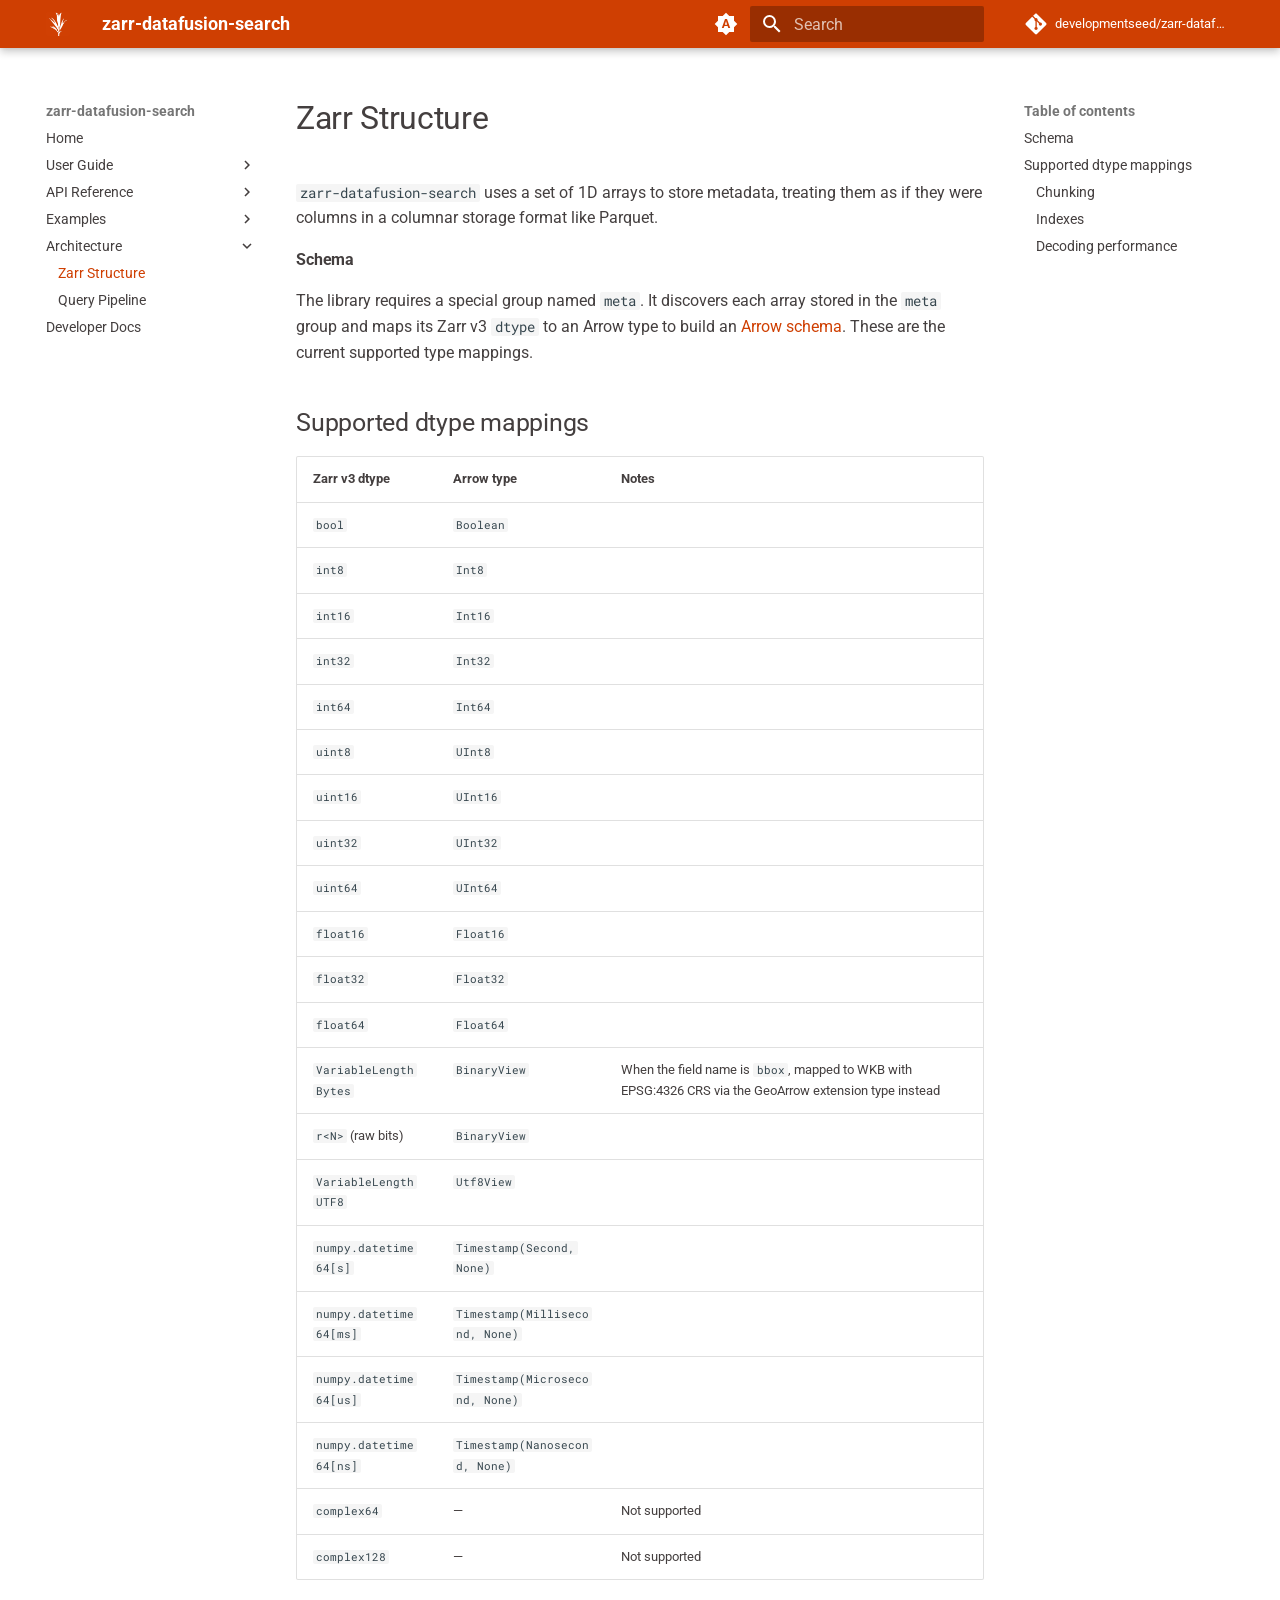
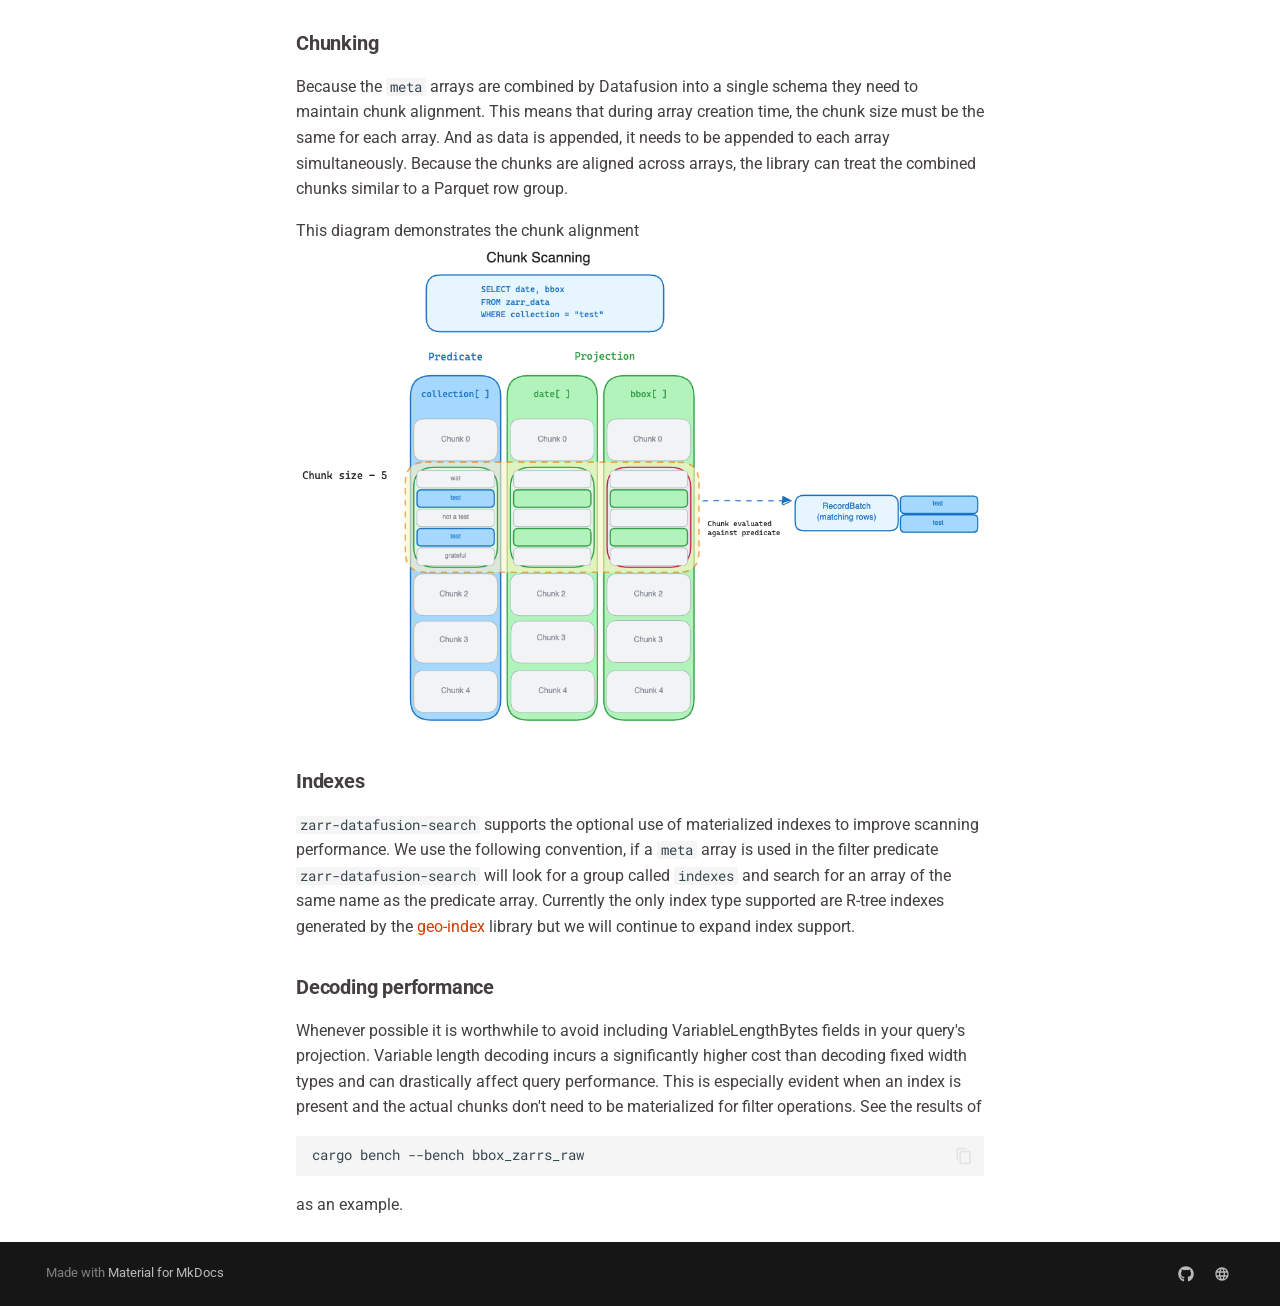
<file: architecture/zarr/index.html>
<!doctype html>
<html lang="en" class="no-js">
  <head>
    
      <meta charset="utf-8">
      <meta name="viewport" content="width=device-width,initial-scale=1">
      
        <meta name="description" content="Query Zarr metadata with DataFusion SQL">
      
      
        <meta name="author" content="Development Seed">
      
      
        <link rel="canonical" href="https://developmentseed.github.io/zarr-datafusion-search/architecture/zarr/">
      
      
        <link rel="prev" href="../../examples/stac_virtualizarr/">
      
      
        <link rel="next" href="../query-pipeline/">
      
      
        
      
      
      <link rel="icon" href="../../assets/ds_favicon.png">
      <meta name="generator" content="mkdocs-1.6.1, mkdocs-material-9.7.6">
    
    
      
        <title>Zarr Structure - zarr-datafusion-search</title>
      
    
    
      <link rel="stylesheet" href="../../assets/stylesheets/main.484c7ddc.min.css">
      
        
        <link rel="stylesheet" href="../../assets/stylesheets/palette.ab4e12ef.min.css">
      
      


    
    
      
    
    
      
        
        
        <link rel="preconnect" href="https://fonts.gstatic.com" crossorigin>
        <link rel="stylesheet" href="https://fonts.googleapis.com/css?family=Roboto:300,300i,400,400i,700,700i%7CRoboto+Mono:400,400i,700,700i&display=fallback">
        <style>:root{--md-text-font:"Roboto";--md-code-font:"Roboto Mono"}</style>
      
    
    
      <link rel="stylesheet" href="../../assets/_mkdocstrings.css">
    
      <link rel="stylesheet" href="../../overrides/stylesheets/extra.css">
    
    <script>__md_scope=new URL("../..",location),__md_hash=e=>[...e].reduce(((e,_)=>(e<<5)-e+_.charCodeAt(0)),0),__md_get=(e,_=localStorage,t=__md_scope)=>JSON.parse(_.getItem(t.pathname+"."+e)),__md_set=(e,_,t=localStorage,a=__md_scope)=>{try{t.setItem(a.pathname+"."+e,JSON.stringify(_))}catch(e){}}</script>
    
      

    
    
  </head>
  
  
    
    
      
    
    
    
    
    <body dir="ltr" data-md-color-scheme="default" data-md-color-primary="indigo" data-md-color-accent="indigo">
  
    
    <input class="md-toggle" data-md-toggle="drawer" type="checkbox" id="__drawer" autocomplete="off">
    <input class="md-toggle" data-md-toggle="search" type="checkbox" id="__search" autocomplete="off">
    <label class="md-overlay" for="__drawer"></label>
    <div data-md-component="skip">
      
        
        <a href="#zarr-structure" class="md-skip">
          Skip to content
        </a>
      
    </div>
    <div data-md-component="announce">
      
    </div>
    
    
      

  

<header class="md-header md-header--shadow" data-md-component="header">
  <nav class="md-header__inner md-grid" aria-label="Header">
    <a href="../.." title="zarr-datafusion-search" class="md-header__button md-logo" aria-label="zarr-datafusion-search" data-md-component="logo">
      
  <img src="../../assets/logo_no_text.png" alt="logo">

    </a>
    <label class="md-header__button md-icon" for="__drawer">
      
      <svg xmlns="http://www.w3.org/2000/svg" viewBox="0 0 24 24"><path d="M3 6h18v2H3zm0 5h18v2H3zm0 5h18v2H3z"/></svg>
    </label>
    <div class="md-header__title" data-md-component="header-title">
      <div class="md-header__ellipsis">
        <div class="md-header__topic">
          <span class="md-ellipsis">
            zarr-datafusion-search
          </span>
        </div>
        <div class="md-header__topic" data-md-component="header-topic">
          <span class="md-ellipsis">
            
              Zarr Structure
            
          </span>
        </div>
      </div>
    </div>
    
      
        <form class="md-header__option" data-md-component="palette">
  
    
    
    
    <input class="md-option" data-md-color-media="(prefers-color-scheme)" data-md-color-scheme="default" data-md-color-primary="indigo" data-md-color-accent="indigo"  aria-label="Switch to light mode"  type="radio" name="__palette" id="__palette_0">
    
      <label class="md-header__button md-icon" title="Switch to light mode" for="__palette_1" hidden>
        <svg xmlns="http://www.w3.org/2000/svg" viewBox="0 0 24 24"><path d="m14.3 16-.7-2h-3.2l-.7 2H7.8L11 7h2l3.2 9zM20 8.69V4h-4.69L12 .69 8.69 4H4v4.69L.69 12 4 15.31V20h4.69L12 23.31 15.31 20H20v-4.69L23.31 12zm-9.15 3.96h2.3L12 9z"/></svg>
      </label>
    
  
    
    
    
    <input class="md-option" data-md-color-media="(prefers-color-scheme: light)" data-md-color-scheme="default" data-md-color-primary="default" data-md-color-accent="deep-orange"  aria-label="Switch to dark mode"  type="radio" name="__palette" id="__palette_1">
    
      <label class="md-header__button md-icon" title="Switch to dark mode" for="__palette_2" hidden>
        <svg xmlns="http://www.w3.org/2000/svg" viewBox="0 0 24 24"><path d="M12 8a4 4 0 0 0-4 4 4 4 0 0 0 4 4 4 4 0 0 0 4-4 4 4 0 0 0-4-4m0 10a6 6 0 0 1-6-6 6 6 0 0 1 6-6 6 6 0 0 1 6 6 6 6 0 0 1-6 6m8-9.31V4h-4.69L12 .69 8.69 4H4v4.69L.69 12 4 15.31V20h4.69L12 23.31 15.31 20H20v-4.69L23.31 12z"/></svg>
      </label>
    
  
    
    
    
    <input class="md-option" data-md-color-media="(prefers-color-scheme: dark)" data-md-color-scheme="slate" data-md-color-primary="default" data-md-color-accent="deep-orange"  aria-label="Switch to system preference"  type="radio" name="__palette" id="__palette_2">
    
      <label class="md-header__button md-icon" title="Switch to system preference" for="__palette_0" hidden>
        <svg xmlns="http://www.w3.org/2000/svg" viewBox="0 0 24 24"><path d="M12 18c-.89 0-1.74-.2-2.5-.55C11.56 16.5 13 14.42 13 12s-1.44-4.5-3.5-5.45C10.26 6.2 11.11 6 12 6a6 6 0 0 1 6 6 6 6 0 0 1-6 6m8-9.31V4h-4.69L12 .69 8.69 4H4v4.69L.69 12 4 15.31V20h4.69L12 23.31 15.31 20H20v-4.69L23.31 12z"/></svg>
      </label>
    
  
</form>
      
    
    
      <script>var palette=__md_get("__palette");if(palette&&palette.color){if("(prefers-color-scheme)"===palette.color.media){var media=matchMedia("(prefers-color-scheme: light)"),input=document.querySelector(media.matches?"[data-md-color-media='(prefers-color-scheme: light)']":"[data-md-color-media='(prefers-color-scheme: dark)']");palette.color.media=input.getAttribute("data-md-color-media"),palette.color.scheme=input.getAttribute("data-md-color-scheme"),palette.color.primary=input.getAttribute("data-md-color-primary"),palette.color.accent=input.getAttribute("data-md-color-accent")}for(var[key,value]of Object.entries(palette.color))document.body.setAttribute("data-md-color-"+key,value)}</script>
    
    
    
      
      
        <label class="md-header__button md-icon" for="__search">
          
          <svg xmlns="http://www.w3.org/2000/svg" viewBox="0 0 24 24"><path d="M9.5 3A6.5 6.5 0 0 1 16 9.5c0 1.61-.59 3.09-1.56 4.23l.27.27h.79l5 5-1.5 1.5-5-5v-.79l-.27-.27A6.52 6.52 0 0 1 9.5 16 6.5 6.5 0 0 1 3 9.5 6.5 6.5 0 0 1 9.5 3m0 2C7 5 5 7 5 9.5S7 14 9.5 14 14 12 14 9.5 12 5 9.5 5"/></svg>
        </label>
        <div class="md-search" data-md-component="search" role="dialog">
  <label class="md-search__overlay" for="__search"></label>
  <div class="md-search__inner" role="search">
    <form class="md-search__form" name="search">
      <input type="text" class="md-search__input" name="query" aria-label="Search" placeholder="Search" autocapitalize="off" autocorrect="off" autocomplete="off" spellcheck="false" data-md-component="search-query" required>
      <label class="md-search__icon md-icon" for="__search">
        
        <svg xmlns="http://www.w3.org/2000/svg" viewBox="0 0 24 24"><path d="M9.5 3A6.5 6.5 0 0 1 16 9.5c0 1.61-.59 3.09-1.56 4.23l.27.27h.79l5 5-1.5 1.5-5-5v-.79l-.27-.27A6.52 6.52 0 0 1 9.5 16 6.5 6.5 0 0 1 3 9.5 6.5 6.5 0 0 1 9.5 3m0 2C7 5 5 7 5 9.5S7 14 9.5 14 14 12 14 9.5 12 5 9.5 5"/></svg>
        
        <svg xmlns="http://www.w3.org/2000/svg" viewBox="0 0 24 24"><path d="M20 11v2H8l5.5 5.5-1.42 1.42L4.16 12l7.92-7.92L13.5 5.5 8 11z"/></svg>
      </label>
      <nav class="md-search__options" aria-label="Search">
        
          <a href="javascript:void(0)" class="md-search__icon md-icon" title="Share" aria-label="Share" data-clipboard data-clipboard-text="" data-md-component="search-share" tabindex="-1">
            
            <svg xmlns="http://www.w3.org/2000/svg" viewBox="0 0 24 24"><path d="M18 16.08c-.76 0-1.44.3-1.96.77L8.91 12.7c.05-.23.09-.46.09-.7s-.04-.47-.09-.7l7.05-4.11c.54.5 1.25.81 2.04.81a3 3 0 0 0 3-3 3 3 0 0 0-3-3 3 3 0 0 0-3 3c0 .24.04.47.09.7L8.04 9.81C7.5 9.31 6.79 9 6 9a3 3 0 0 0-3 3 3 3 0 0 0 3 3c.79 0 1.5-.31 2.04-.81l7.12 4.15c-.05.21-.08.43-.08.66 0 1.61 1.31 2.91 2.92 2.91s2.92-1.3 2.92-2.91A2.92 2.92 0 0 0 18 16.08"/></svg>
          </a>
        
        <button type="reset" class="md-search__icon md-icon" title="Clear" aria-label="Clear" tabindex="-1">
          
          <svg xmlns="http://www.w3.org/2000/svg" viewBox="0 0 24 24"><path d="M19 6.41 17.59 5 12 10.59 6.41 5 5 6.41 10.59 12 5 17.59 6.41 19 12 13.41 17.59 19 19 17.59 13.41 12z"/></svg>
        </button>
      </nav>
      
        <div class="md-search__suggest" data-md-component="search-suggest"></div>
      
    </form>
    <div class="md-search__output">
      <div class="md-search__scrollwrap" tabindex="0" data-md-scrollfix>
        <div class="md-search-result" data-md-component="search-result">
          <div class="md-search-result__meta">
            Initializing search
          </div>
          <ol class="md-search-result__list" role="presentation"></ol>
        </div>
      </div>
    </div>
  </div>
</div>
      
    
    
      <div class="md-header__source">
        <a href="https://github.com/developmentseed/zarr-datafusion-search" title="Go to repository" class="md-source" data-md-component="source">
  <div class="md-source__icon md-icon">
    
    <svg xmlns="http://www.w3.org/2000/svg" viewBox="0 0 448 512"><!--! Font Awesome Free 7.1.0 by @fontawesome - https://fontawesome.com License - https://fontawesome.com/license/free (Icons: CC BY 4.0, Fonts: SIL OFL 1.1, Code: MIT License) Copyright 2025 Fonticons, Inc.--><path d="M439.6 236.1 244 40.5c-5.4-5.5-12.8-8.5-20.4-8.5s-15 3-20.4 8.4L162.5 81l51.5 51.5c27.1-9.1 52.7 16.8 43.4 43.7l49.7 49.7c34.2-11.8 61.2 31 35.5 56.7-26.5 26.5-70.2-2.9-56-37.3L240.3 199v121.9c25.3 12.5 22.3 41.8 9.1 55-6.4 6.4-15.2 10.1-24.3 10.1s-17.8-3.6-24.3-10.1c-17.6-17.6-11.1-46.9 11.2-56v-123c-20.8-8.5-24.6-30.7-18.6-45L142.6 101 8.5 235.1C3 240.6 0 247.9 0 255.5s3 15 8.5 20.4l195.6 195.7c5.4 5.4 12.7 8.4 20.4 8.4s15-3 20.4-8.4l194.7-194.7c5.4-5.4 8.4-12.8 8.4-20.4s-3-15-8.4-20.4"/></svg>
  </div>
  <div class="md-source__repository">
    developmentseed/zarr-datafusion-search
  </div>
</a>
      </div>
    
  </nav>
  
</header>
    
    <div class="md-container" data-md-component="container">
      
      
        
          
        
      
      <main class="md-main" data-md-component="main">
        <div class="md-main__inner md-grid">
          
            
              
              <div class="md-sidebar md-sidebar--primary" data-md-component="sidebar" data-md-type="navigation" >
                <div class="md-sidebar__scrollwrap">
                  <div class="md-sidebar__inner">
                    



<nav class="md-nav md-nav--primary" aria-label="Navigation" data-md-level="0">
  <label class="md-nav__title" for="__drawer">
    <a href="../.." title="zarr-datafusion-search" class="md-nav__button md-logo" aria-label="zarr-datafusion-search" data-md-component="logo">
      
  <img src="../../assets/logo_no_text.png" alt="logo">

    </a>
    zarr-datafusion-search
  </label>
  
    <div class="md-nav__source">
      <a href="https://github.com/developmentseed/zarr-datafusion-search" title="Go to repository" class="md-source" data-md-component="source">
  <div class="md-source__icon md-icon">
    
    <svg xmlns="http://www.w3.org/2000/svg" viewBox="0 0 448 512"><!--! Font Awesome Free 7.1.0 by @fontawesome - https://fontawesome.com License - https://fontawesome.com/license/free (Icons: CC BY 4.0, Fonts: SIL OFL 1.1, Code: MIT License) Copyright 2025 Fonticons, Inc.--><path d="M439.6 236.1 244 40.5c-5.4-5.5-12.8-8.5-20.4-8.5s-15 3-20.4 8.4L162.5 81l51.5 51.5c27.1-9.1 52.7 16.8 43.4 43.7l49.7 49.7c34.2-11.8 61.2 31 35.5 56.7-26.5 26.5-70.2-2.9-56-37.3L240.3 199v121.9c25.3 12.5 22.3 41.8 9.1 55-6.4 6.4-15.2 10.1-24.3 10.1s-17.8-3.6-24.3-10.1c-17.6-17.6-11.1-46.9 11.2-56v-123c-20.8-8.5-24.6-30.7-18.6-45L142.6 101 8.5 235.1C3 240.6 0 247.9 0 255.5s3 15 8.5 20.4l195.6 195.7c5.4 5.4 12.7 8.4 20.4 8.4s15-3 20.4-8.4l194.7-194.7c5.4-5.4 8.4-12.8 8.4-20.4s-3-15-8.4-20.4"/></svg>
  </div>
  <div class="md-source__repository">
    developmentseed/zarr-datafusion-search
  </div>
</a>
    </div>
  
  <ul class="md-nav__list" data-md-scrollfix>
    
      
      
  
  
  
  
    <li class="md-nav__item">
      <a href="../.." class="md-nav__link">
        
  
  
  <span class="md-ellipsis">
    
  
    Home
  

    
  </span>
  
  

      </a>
    </li>
  

    
      
      
  
  
  
  
    
    
      
        
      
        
      
    
    
    
    
    <li class="md-nav__item md-nav__item--nested">
      
        
        
        <input class="md-nav__toggle md-toggle " type="checkbox" id="__nav_2" >
        
          
          <label class="md-nav__link" for="__nav_2" id="__nav_2_label" tabindex="0">
            
  
  
  <span class="md-ellipsis">
    
  
    User Guide
  

    
  </span>
  
  

            <span class="md-nav__icon md-icon"></span>
          </label>
        
        <nav class="md-nav" data-md-level="1" aria-labelledby="__nav_2_label" aria-expanded="false">
          <label class="md-nav__title" for="__nav_2">
            <span class="md-nav__icon md-icon"></span>
            
  
    User Guide
  

          </label>
          <ul class="md-nav__list" data-md-scrollfix>
            
              
                
  
  
  
  
    <li class="md-nav__item">
      <a href="../../user-guide/installation/" class="md-nav__link">
        
  
  
  <span class="md-ellipsis">
    
  
    Installation
  

    
  </span>
  
  

      </a>
    </li>
  

              
            
              
                
  
  
  
  
    <li class="md-nav__item">
      <a href="../../user-guide/quickstart/" class="md-nav__link">
        
  
  
  <span class="md-ellipsis">
    
  
    Quickstart
  

    
  </span>
  
  

      </a>
    </li>
  

              
            
          </ul>
        </nav>
      
    </li>
  

    
      
      
  
  
  
  
    
    
      
        
      
        
      
    
    
    
    
    <li class="md-nav__item md-nav__item--nested">
      
        
        
        <input class="md-nav__toggle md-toggle " type="checkbox" id="__nav_3" >
        
          
          <label class="md-nav__link" for="__nav_3" id="__nav_3_label" tabindex="0">
            
  
  
  <span class="md-ellipsis">
    
  
    API Reference
  

    
  </span>
  
  

            <span class="md-nav__icon md-icon"></span>
          </label>
        
        <nav class="md-nav" data-md-level="1" aria-labelledby="__nav_3_label" aria-expanded="false">
          <label class="md-nav__title" for="__nav_3">
            <span class="md-nav__icon md-icon"></span>
            
  
    API Reference
  

          </label>
          <ul class="md-nav__list" data-md-scrollfix>
            
              
                
  
  
  
  
    <li class="md-nav__item">
      <a href="../../api/zarr-table/" class="md-nav__link">
        
  
  
  <span class="md-ellipsis">
    
  
    ZarrTable
  

    
  </span>
  
  

      </a>
    </li>
  

              
            
              
                
  
  
  
  
    <li class="md-nav__item">
      <a href="../../api/ingest/" class="md-nav__link">
        
  
  
  <span class="md-ellipsis">
    
  
    ingest_stac_search
  

    
  </span>
  
  

      </a>
    </li>
  

              
            
          </ul>
        </nav>
      
    </li>
  

    
      
      
  
  
  
  
    
    
      
        
      
        
      
        
      
    
    
    
    
    <li class="md-nav__item md-nav__item--nested">
      
        
        
        <input class="md-nav__toggle md-toggle " type="checkbox" id="__nav_4" >
        
          
          <label class="md-nav__link" for="__nav_4" id="__nav_4_label" tabindex="0">
            
  
  
  <span class="md-ellipsis">
    
  
    Examples
  

    
  </span>
  
  

            <span class="md-nav__icon md-icon"></span>
          </label>
        
        <nav class="md-nav" data-md-level="1" aria-labelledby="__nav_4_label" aria-expanded="false">
          <label class="md-nav__title" for="__nav_4">
            <span class="md-nav__icon md-icon"></span>
            
  
    Examples
  

          </label>
          <ul class="md-nav__list" data-md-scrollfix>
            
              
                
  
  
  
  
    <li class="md-nav__item">
      <a href="../../examples/quickstart/" class="md-nav__link">
        
  
  
  <span class="md-ellipsis">
    
  
    Quickstart
  

    
  </span>
  
  

      </a>
    </li>
  

              
            
              
                
  
  
  
  
    <li class="md-nav__item">
      <a href="../../examples/spatial_index/" class="md-nav__link">
        
  
  
  <span class="md-ellipsis">
    
  
    Spatial index
  

    
  </span>
  
  

      </a>
    </li>
  

              
            
              
                
  
  
  
  
    <li class="md-nav__item">
      <a href="../../examples/stac_virtualizarr/" class="md-nav__link">
        
  
  
  <span class="md-ellipsis">
    
  
    Stac virtualizarr
  

    
  </span>
  
  

      </a>
    </li>
  

              
            
          </ul>
        </nav>
      
    </li>
  

    
      
      
  
  
    
  
  
  
    
    
      
        
      
        
      
    
    
    
    
    <li class="md-nav__item md-nav__item--active md-nav__item--nested">
      
        
        
        <input class="md-nav__toggle md-toggle " type="checkbox" id="__nav_5" checked>
        
          
          <label class="md-nav__link" for="__nav_5" id="__nav_5_label" tabindex="0">
            
  
  
  <span class="md-ellipsis">
    
  
    Architecture
  

    
  </span>
  
  

            <span class="md-nav__icon md-icon"></span>
          </label>
        
        <nav class="md-nav" data-md-level="1" aria-labelledby="__nav_5_label" aria-expanded="true">
          <label class="md-nav__title" for="__nav_5">
            <span class="md-nav__icon md-icon"></span>
            
  
    Architecture
  

          </label>
          <ul class="md-nav__list" data-md-scrollfix>
            
              
                
  
  
    
  
  
  
    <li class="md-nav__item md-nav__item--active">
      
      <input class="md-nav__toggle md-toggle" type="checkbox" id="__toc">
      
      
        
      
      
        <label class="md-nav__link md-nav__link--active" for="__toc">
          
  
  
  <span class="md-ellipsis">
    
  
    Zarr Structure
  

    
  </span>
  
  

          <span class="md-nav__icon md-icon"></span>
        </label>
      
      <a href="./" class="md-nav__link md-nav__link--active">
        
  
  
  <span class="md-ellipsis">
    
  
    Zarr Structure
  

    
  </span>
  
  

      </a>
      
        

<nav class="md-nav md-nav--secondary" aria-label="Table of contents">
  
  
  
    
  
  
    <label class="md-nav__title" for="__toc">
      <span class="md-nav__icon md-icon"></span>
      Table of contents
    </label>
    <ul class="md-nav__list" data-md-component="toc" data-md-scrollfix>
      
        <li class="md-nav__item">
  <a href="#schema" class="md-nav__link">
    <span class="md-ellipsis">
      
        Schema
      
    </span>
  </a>
  
</li>
      
        <li class="md-nav__item">
  <a href="#supported-dtype-mappings" class="md-nav__link">
    <span class="md-ellipsis">
      
        Supported dtype mappings
      
    </span>
  </a>
  
    <nav class="md-nav" aria-label="Supported dtype mappings">
      <ul class="md-nav__list">
        
          <li class="md-nav__item">
  <a href="#chunking" class="md-nav__link">
    <span class="md-ellipsis">
      
        Chunking
      
    </span>
  </a>
  
</li>
        
          <li class="md-nav__item">
  <a href="#indexes" class="md-nav__link">
    <span class="md-ellipsis">
      
        Indexes
      
    </span>
  </a>
  
</li>
        
          <li class="md-nav__item">
  <a href="#decoding-performance" class="md-nav__link">
    <span class="md-ellipsis">
      
        Decoding performance
      
    </span>
  </a>
  
</li>
        
      </ul>
    </nav>
  
</li>
      
    </ul>
  
</nav>
      
    </li>
  

              
            
              
                
  
  
  
  
    <li class="md-nav__item">
      <a href="../query-pipeline/" class="md-nav__link">
        
  
  
  <span class="md-ellipsis">
    
  
    Query Pipeline
  

    
  </span>
  
  

      </a>
    </li>
  

              
            
          </ul>
        </nav>
      
    </li>
  

    
      
      
  
  
  
  
    <li class="md-nav__item">
      <a href="../../DEVELOP/" class="md-nav__link">
        
  
  
  <span class="md-ellipsis">
    
  
    Developer Docs
  

    
  </span>
  
  

      </a>
    </li>
  

    
  </ul>
</nav>
                  </div>
                </div>
              </div>
            
            
              
              <div class="md-sidebar md-sidebar--secondary" data-md-component="sidebar" data-md-type="toc" >
                <div class="md-sidebar__scrollwrap">
                  <div class="md-sidebar__inner">
                    

<nav class="md-nav md-nav--secondary" aria-label="Table of contents">
  
  
  
    
  
  
    <label class="md-nav__title" for="__toc">
      <span class="md-nav__icon md-icon"></span>
      Table of contents
    </label>
    <ul class="md-nav__list" data-md-component="toc" data-md-scrollfix>
      
        <li class="md-nav__item">
  <a href="#schema" class="md-nav__link">
    <span class="md-ellipsis">
      
        Schema
      
    </span>
  </a>
  
</li>
      
        <li class="md-nav__item">
  <a href="#supported-dtype-mappings" class="md-nav__link">
    <span class="md-ellipsis">
      
        Supported dtype mappings
      
    </span>
  </a>
  
    <nav class="md-nav" aria-label="Supported dtype mappings">
      <ul class="md-nav__list">
        
          <li class="md-nav__item">
  <a href="#chunking" class="md-nav__link">
    <span class="md-ellipsis">
      
        Chunking
      
    </span>
  </a>
  
</li>
        
          <li class="md-nav__item">
  <a href="#indexes" class="md-nav__link">
    <span class="md-ellipsis">
      
        Indexes
      
    </span>
  </a>
  
</li>
        
          <li class="md-nav__item">
  <a href="#decoding-performance" class="md-nav__link">
    <span class="md-ellipsis">
      
        Decoding performance
      
    </span>
  </a>
  
</li>
        
      </ul>
    </nav>
  
</li>
      
    </ul>
  
</nav>
                  </div>
                </div>
              </div>
            
          
          
            <div class="md-content" data-md-component="content">
              
              <article class="md-content__inner md-typeset">
                
                  


  
  


<h1 id="zarr-structure">Zarr Structure<a class="headerlink" href="#zarr-structure" title="Permanent link">&para;</a></h1>
<p><code>zarr-datafusion-search</code> uses a set of 1D arrays to store metadata,
treating them as if they were columns in a columnar storage format like
Parquet. </p>
<h4 id="schema">Schema<a class="headerlink" href="#schema" title="Permanent link">&para;</a></h4>
<p>The library requires a special group named <code>meta</code>.  It discovers each array stored in the <code>meta</code> group and
maps its Zarr v3 <code>dtype</code> to an Arrow type to build an
<a href="https://arrow.apache.org/cookbook/py/schema.html">Arrow schema</a>. These are the
current supported type mappings.</p>
<h2 id="supported-dtype-mappings">Supported dtype mappings<a class="headerlink" href="#supported-dtype-mappings" title="Permanent link">&para;</a></h2>
<table>
<thead>
<tr>
<th>Zarr v3 dtype</th>
<th>Arrow type</th>
<th>Notes</th>
</tr>
</thead>
<tbody>
<tr>
<td><code>bool</code></td>
<td><code>Boolean</code></td>
<td></td>
</tr>
<tr>
<td><code>int8</code></td>
<td><code>Int8</code></td>
<td></td>
</tr>
<tr>
<td><code>int16</code></td>
<td><code>Int16</code></td>
<td></td>
</tr>
<tr>
<td><code>int32</code></td>
<td><code>Int32</code></td>
<td></td>
</tr>
<tr>
<td><code>int64</code></td>
<td><code>Int64</code></td>
<td></td>
</tr>
<tr>
<td><code>uint8</code></td>
<td><code>UInt8</code></td>
<td></td>
</tr>
<tr>
<td><code>uint16</code></td>
<td><code>UInt16</code></td>
<td></td>
</tr>
<tr>
<td><code>uint32</code></td>
<td><code>UInt32</code></td>
<td></td>
</tr>
<tr>
<td><code>uint64</code></td>
<td><code>UInt64</code></td>
<td></td>
</tr>
<tr>
<td><code>float16</code></td>
<td><code>Float16</code></td>
<td></td>
</tr>
<tr>
<td><code>float32</code></td>
<td><code>Float32</code></td>
<td></td>
</tr>
<tr>
<td><code>float64</code></td>
<td><code>Float64</code></td>
<td></td>
</tr>
<tr>
<td><code>VariableLengthBytes</code></td>
<td><code>BinaryView</code></td>
<td>When the field name is <code>bbox</code>, mapped to WKB with EPSG:4326 CRS via the GeoArrow extension type instead</td>
</tr>
<tr>
<td><code>r&lt;N&gt;</code> (raw bits)</td>
<td><code>BinaryView</code></td>
<td></td>
</tr>
<tr>
<td><code>VariableLengthUTF8</code></td>
<td><code>Utf8View</code></td>
<td></td>
</tr>
<tr>
<td><code>numpy.datetime64[s]</code></td>
<td><code>Timestamp(Second, None)</code></td>
<td></td>
</tr>
<tr>
<td><code>numpy.datetime64[ms]</code></td>
<td><code>Timestamp(Millisecond, None)</code></td>
<td></td>
</tr>
<tr>
<td><code>numpy.datetime64[us]</code></td>
<td><code>Timestamp(Microsecond, None)</code></td>
<td></td>
</tr>
<tr>
<td><code>numpy.datetime64[ns]</code></td>
<td><code>Timestamp(Nanosecond, None)</code></td>
<td></td>
</tr>
<tr>
<td><code>complex64</code></td>
<td>—</td>
<td>Not supported</td>
</tr>
<tr>
<td><code>complex128</code></td>
<td>—</td>
<td>Not supported</td>
</tr>
</tbody>
</table>
<h3 id="chunking">Chunking<a class="headerlink" href="#chunking" title="Permanent link">&para;</a></h3>
<p>Because the <code>meta</code> arrays are combined by Datafusion into a single schema they
need to maintain chunk alignment.  This means that during array creation time,
the chunk size must be the same for each array.  And as data is appended, it needs to be appended to each array simultaneously.
Because the chunks are aligned across arrays, the library can treat the combined chunks similar to a Parquet row group.</p>
<p>This diagram demonstrates the chunk alignment
<img alt="" src="../../diagrams/chunk_scanning.png" /></p>
<h3 id="indexes">Indexes<a class="headerlink" href="#indexes" title="Permanent link">&para;</a></h3>
<p><code>zarr-datafusion-search</code> supports the optional use of materialized indexes to improve
scanning performance.  We use the following convention, if a <code>meta</code>
array is used in the filter predicate <code>zarr-datafusion-search</code> will look for a
group called <code>indexes</code> and search for an array of the same name as the
predicate array.  Currently the only index type supported are R-tree indexes
generated by the <a href="https://github.com/georust/geo-index">geo-index</a>
library but we will continue to expand index support.</p>
<h3 id="decoding-performance">Decoding performance<a class="headerlink" href="#decoding-performance" title="Permanent link">&para;</a></h3>
<p>Whenever possible it is worthwhile to avoid including VariableLengthBytes fields
in your query's projection.  Variable length decoding incurs a significantly
higher cost than decoding fixed width types and can drastically affect query
performance.  This is especially evident when an index is present and the actual
chunks don't need to be materialized for filter operations.  See the results of 
<div class="highlight"><pre><span></span><code><a id="__codelineno-0-1" name="__codelineno-0-1" href="#__codelineno-0-1"></a>cargo bench --bench bbox_zarrs_raw
</code></pre></div>
as an example.</p>












                
              </article>
            </div>
          
          
<script>var target=document.getElementById(location.hash.slice(1));target&&target.name&&(target.checked=target.name.startsWith("__tabbed_"))</script>
        </div>
        
      </main>
      
        <footer class="md-footer">
  
  <div class="md-footer-meta md-typeset">
    <div class="md-footer-meta__inner md-grid">
      <div class="md-copyright">
  
  
    Made with
    <a href="https://squidfunk.github.io/mkdocs-material/" target="_blank" rel="noopener">
      Material for MkDocs
    </a>
  
</div>
      
        
<div class="md-social">
  
    
    
    
    
      
      
    
    <a href="https://github.com/developmentseed" target="_blank" rel="noopener" title="github.com" class="md-social__link">
      <svg xmlns="http://www.w3.org/2000/svg" viewBox="0 0 512 512"><!--! Font Awesome Free 7.1.0 by @fontawesome - https://fontawesome.com License - https://fontawesome.com/license/free (Icons: CC BY 4.0, Fonts: SIL OFL 1.1, Code: MIT License) Copyright 2025 Fonticons, Inc.--><path d="M173.9 397.4c0 2-2.3 3.6-5.2 3.6-3.3.3-5.6-1.3-5.6-3.6 0-2 2.3-3.6 5.2-3.6 3-.3 5.6 1.3 5.6 3.6m-31.1-4.5c-.7 2 1.3 4.3 4.3 4.9 2.6 1 5.6 0 6.2-2s-1.3-4.3-4.3-5.2c-2.6-.7-5.5.3-6.2 2.3m44.2-1.7c-2.9.7-4.9 2.6-4.6 4.9.3 2 2.9 3.3 5.9 2.6 2.9-.7 4.9-2.6 4.6-4.6-.3-1.9-3-3.2-5.9-2.9M252.8 8C114.1 8 8 113.3 8 252c0 110.9 69.8 205.8 169.5 239.2 12.8 2.3 17.3-5.6 17.3-12.1 0-6.2-.3-40.4-.3-61.4 0 0-70 15-84.7-29.8 0 0-11.4-29.1-27.8-36.6 0 0-22.9-15.7 1.6-15.4 0 0 24.9 2 38.6 25.8 21.9 38.6 58.6 27.5 72.9 20.9 2.3-16 8.8-27.1 16-33.7-55.9-6.2-112.3-14.3-112.3-110.5 0-27.5 7.6-41.3 23.6-58.9-2.6-6.5-11.1-33.3 2.6-67.9 20.9-6.5 69 27 69 27 20-5.6 41.5-8.5 62.8-8.5s42.8 2.9 62.8 8.5c0 0 48.1-33.6 69-27 13.7 34.7 5.2 61.4 2.6 67.9 16 17.7 25.8 31.5 25.8 58.9 0 96.5-58.9 104.2-114.8 110.5 9.2 7.9 17 22.9 17 46.4 0 33.7-.3 75.4-.3 83.6 0 6.5 4.6 14.4 17.3 12.1C436.2 457.8 504 362.9 504 252 504 113.3 391.5 8 252.8 8M105.2 352.9c-1.3 1-1 3.3.7 5.2 1.6 1.6 3.9 2.3 5.2 1 1.3-1 1-3.3-.7-5.2-1.6-1.6-3.9-2.3-5.2-1m-10.8-8.1c-.7 1.3.3 2.9 2.3 3.9 1.6 1 3.6.7 4.3-.7.7-1.3-.3-2.9-2.3-3.9-2-.6-3.6-.3-4.3.7m32.4 35.6c-1.6 1.3-1 4.3 1.3 6.2 2.3 2.3 5.2 2.6 6.5 1 1.3-1.3.7-4.3-1.3-6.2-2.2-2.3-5.2-2.6-6.5-1m-11.4-14.7c-1.6 1-1.6 3.6 0 5.9s4.3 3.3 5.6 2.3c1.6-1.3 1.6-3.9 0-6.2-1.4-2.3-4-3.3-5.6-2"/></svg>
    </a>
  
    
    
    
    
      
      
    
    <a href="https://developmentseed.org/" target="_blank" rel="noopener" title="developmentseed.org" class="md-social__link">
      <svg xmlns="http://www.w3.org/2000/svg" viewBox="0 0 24 24"><path d="M16.36 14c.08-.66.14-1.32.14-2s-.06-1.34-.14-2h3.38c.16.64.26 1.31.26 2s-.1 1.36-.26 2m-5.15 5.56c.6-1.11 1.06-2.31 1.38-3.56h2.95a8.03 8.03 0 0 1-4.33 3.56M14.34 14H9.66c-.1-.66-.16-1.32-.16-2s.06-1.35.16-2h4.68c.09.65.16 1.32.16 2s-.07 1.34-.16 2M12 19.96c-.83-1.2-1.5-2.53-1.91-3.96h3.82c-.41 1.43-1.08 2.76-1.91 3.96M8 8H5.08A7.92 7.92 0 0 1 9.4 4.44C8.8 5.55 8.35 6.75 8 8m-2.92 8H8c.35 1.25.8 2.45 1.4 3.56A8 8 0 0 1 5.08 16m-.82-2C4.1 13.36 4 12.69 4 12s.1-1.36.26-2h3.38c-.08.66-.14 1.32-.14 2s.06 1.34.14 2M12 4.03c.83 1.2 1.5 2.54 1.91 3.97h-3.82c.41-1.43 1.08-2.77 1.91-3.97M18.92 8h-2.95a15.7 15.7 0 0 0-1.38-3.56c1.84.63 3.37 1.9 4.33 3.56M12 2C6.47 2 2 6.5 2 12a10 10 0 0 0 10 10 10 10 0 0 0 10-10A10 10 0 0 0 12 2"/></svg>
    </a>
  
</div>
      
    </div>
  </div>
</footer>
      
    </div>
    <div class="md-dialog" data-md-component="dialog">
      <div class="md-dialog__inner md-typeset"></div>
    </div>
    
    
    
      
      
      <script id="__config" type="application/json">{"annotate": null, "base": "../..", "features": ["content.code.annotate", "content.code.copy", "navigation.indexes", "navigation.instant", "navigation.tracking", "search.suggest", "search.share"], "search": "../../assets/javascripts/workers/search.2c215733.min.js", "tags": null, "translations": {"clipboard.copied": "Copied to clipboard", "clipboard.copy": "Copy to clipboard", "search.result.more.one": "1 more on this page", "search.result.more.other": "# more on this page", "search.result.none": "No matching documents", "search.result.one": "1 matching document", "search.result.other": "# matching documents", "search.result.placeholder": "Type to start searching", "search.result.term.missing": "Missing", "select.version": "Select version"}, "version": null}</script>
    
    
      <script src="../../assets/javascripts/bundle.79ae519e.min.js"></script>
      
    
  </body>
</html>
</file>
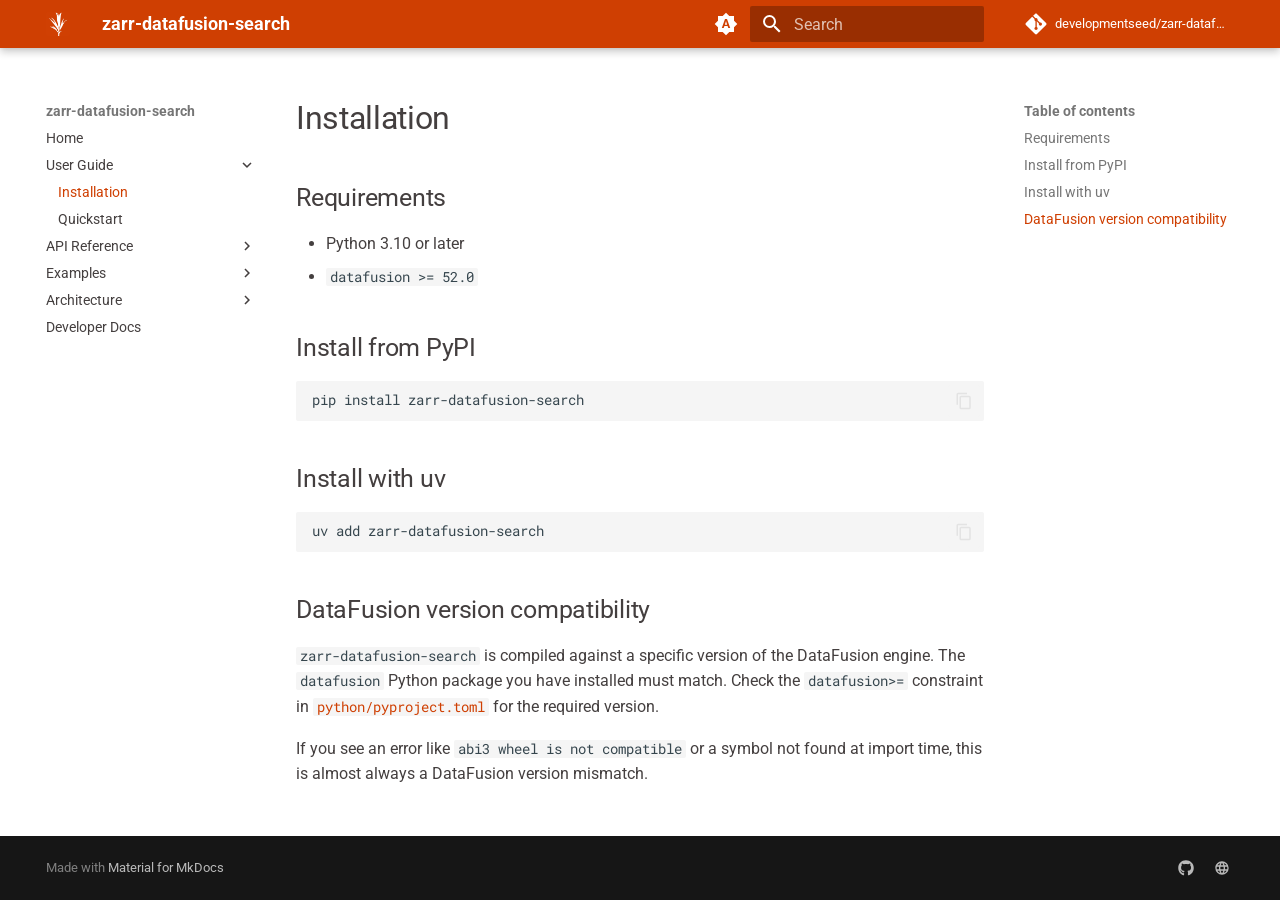
<file: user-guide/installation/index.html>
<!doctype html>
<html lang="en" class="no-js">
  <head>
    
      <meta charset="utf-8">
      <meta name="viewport" content="width=device-width,initial-scale=1">
      
        <meta name="description" content="Query Zarr metadata with DataFusion SQL">
      
      
        <meta name="author" content="Development Seed">
      
      
        <link rel="canonical" href="https://developmentseed.github.io/zarr-datafusion-search/user-guide/installation/">
      
      
        <link rel="prev" href="../..">
      
      
        <link rel="next" href="../quickstart/">
      
      
        
      
      
      <link rel="icon" href="../../assets/ds_favicon.png">
      <meta name="generator" content="mkdocs-1.6.1, mkdocs-material-9.7.6">
    
    
      
        <title>Installation - zarr-datafusion-search</title>
      
    
    
      <link rel="stylesheet" href="../../assets/stylesheets/main.484c7ddc.min.css">
      
        
        <link rel="stylesheet" href="../../assets/stylesheets/palette.ab4e12ef.min.css">
      
      


    
    
      
    
    
      
        
        
        <link rel="preconnect" href="https://fonts.gstatic.com" crossorigin>
        <link rel="stylesheet" href="https://fonts.googleapis.com/css?family=Roboto:300,300i,400,400i,700,700i%7CRoboto+Mono:400,400i,700,700i&display=fallback">
        <style>:root{--md-text-font:"Roboto";--md-code-font:"Roboto Mono"}</style>
      
    
    
      <link rel="stylesheet" href="../../assets/_mkdocstrings.css">
    
      <link rel="stylesheet" href="../../overrides/stylesheets/extra.css">
    
    <script>__md_scope=new URL("../..",location),__md_hash=e=>[...e].reduce(((e,_)=>(e<<5)-e+_.charCodeAt(0)),0),__md_get=(e,_=localStorage,t=__md_scope)=>JSON.parse(_.getItem(t.pathname+"."+e)),__md_set=(e,_,t=localStorage,a=__md_scope)=>{try{t.setItem(a.pathname+"."+e,JSON.stringify(_))}catch(e){}}</script>
    
      

    
    
  </head>
  
  
    
    
      
    
    
    
    
    <body dir="ltr" data-md-color-scheme="default" data-md-color-primary="indigo" data-md-color-accent="indigo">
  
    
    <input class="md-toggle" data-md-toggle="drawer" type="checkbox" id="__drawer" autocomplete="off">
    <input class="md-toggle" data-md-toggle="search" type="checkbox" id="__search" autocomplete="off">
    <label class="md-overlay" for="__drawer"></label>
    <div data-md-component="skip">
      
        
        <a href="#installation" class="md-skip">
          Skip to content
        </a>
      
    </div>
    <div data-md-component="announce">
      
    </div>
    
    
      

  

<header class="md-header md-header--shadow" data-md-component="header">
  <nav class="md-header__inner md-grid" aria-label="Header">
    <a href="../.." title="zarr-datafusion-search" class="md-header__button md-logo" aria-label="zarr-datafusion-search" data-md-component="logo">
      
  <img src="../../assets/logo_no_text.png" alt="logo">

    </a>
    <label class="md-header__button md-icon" for="__drawer">
      
      <svg xmlns="http://www.w3.org/2000/svg" viewBox="0 0 24 24"><path d="M3 6h18v2H3zm0 5h18v2H3zm0 5h18v2H3z"/></svg>
    </label>
    <div class="md-header__title" data-md-component="header-title">
      <div class="md-header__ellipsis">
        <div class="md-header__topic">
          <span class="md-ellipsis">
            zarr-datafusion-search
          </span>
        </div>
        <div class="md-header__topic" data-md-component="header-topic">
          <span class="md-ellipsis">
            
              Installation
            
          </span>
        </div>
      </div>
    </div>
    
      
        <form class="md-header__option" data-md-component="palette">
  
    
    
    
    <input class="md-option" data-md-color-media="(prefers-color-scheme)" data-md-color-scheme="default" data-md-color-primary="indigo" data-md-color-accent="indigo"  aria-label="Switch to light mode"  type="radio" name="__palette" id="__palette_0">
    
      <label class="md-header__button md-icon" title="Switch to light mode" for="__palette_1" hidden>
        <svg xmlns="http://www.w3.org/2000/svg" viewBox="0 0 24 24"><path d="m14.3 16-.7-2h-3.2l-.7 2H7.8L11 7h2l3.2 9zM20 8.69V4h-4.69L12 .69 8.69 4H4v4.69L.69 12 4 15.31V20h4.69L12 23.31 15.31 20H20v-4.69L23.31 12zm-9.15 3.96h2.3L12 9z"/></svg>
      </label>
    
  
    
    
    
    <input class="md-option" data-md-color-media="(prefers-color-scheme: light)" data-md-color-scheme="default" data-md-color-primary="default" data-md-color-accent="deep-orange"  aria-label="Switch to dark mode"  type="radio" name="__palette" id="__palette_1">
    
      <label class="md-header__button md-icon" title="Switch to dark mode" for="__palette_2" hidden>
        <svg xmlns="http://www.w3.org/2000/svg" viewBox="0 0 24 24"><path d="M12 8a4 4 0 0 0-4 4 4 4 0 0 0 4 4 4 4 0 0 0 4-4 4 4 0 0 0-4-4m0 10a6 6 0 0 1-6-6 6 6 0 0 1 6-6 6 6 0 0 1 6 6 6 6 0 0 1-6 6m8-9.31V4h-4.69L12 .69 8.69 4H4v4.69L.69 12 4 15.31V20h4.69L12 23.31 15.31 20H20v-4.69L23.31 12z"/></svg>
      </label>
    
  
    
    
    
    <input class="md-option" data-md-color-media="(prefers-color-scheme: dark)" data-md-color-scheme="slate" data-md-color-primary="default" data-md-color-accent="deep-orange"  aria-label="Switch to system preference"  type="radio" name="__palette" id="__palette_2">
    
      <label class="md-header__button md-icon" title="Switch to system preference" for="__palette_0" hidden>
        <svg xmlns="http://www.w3.org/2000/svg" viewBox="0 0 24 24"><path d="M12 18c-.89 0-1.74-.2-2.5-.55C11.56 16.5 13 14.42 13 12s-1.44-4.5-3.5-5.45C10.26 6.2 11.11 6 12 6a6 6 0 0 1 6 6 6 6 0 0 1-6 6m8-9.31V4h-4.69L12 .69 8.69 4H4v4.69L.69 12 4 15.31V20h4.69L12 23.31 15.31 20H20v-4.69L23.31 12z"/></svg>
      </label>
    
  
</form>
      
    
    
      <script>var palette=__md_get("__palette");if(palette&&palette.color){if("(prefers-color-scheme)"===palette.color.media){var media=matchMedia("(prefers-color-scheme: light)"),input=document.querySelector(media.matches?"[data-md-color-media='(prefers-color-scheme: light)']":"[data-md-color-media='(prefers-color-scheme: dark)']");palette.color.media=input.getAttribute("data-md-color-media"),palette.color.scheme=input.getAttribute("data-md-color-scheme"),palette.color.primary=input.getAttribute("data-md-color-primary"),palette.color.accent=input.getAttribute("data-md-color-accent")}for(var[key,value]of Object.entries(palette.color))document.body.setAttribute("data-md-color-"+key,value)}</script>
    
    
    
      
      
        <label class="md-header__button md-icon" for="__search">
          
          <svg xmlns="http://www.w3.org/2000/svg" viewBox="0 0 24 24"><path d="M9.5 3A6.5 6.5 0 0 1 16 9.5c0 1.61-.59 3.09-1.56 4.23l.27.27h.79l5 5-1.5 1.5-5-5v-.79l-.27-.27A6.52 6.52 0 0 1 9.5 16 6.5 6.5 0 0 1 3 9.5 6.5 6.5 0 0 1 9.5 3m0 2C7 5 5 7 5 9.5S7 14 9.5 14 14 12 14 9.5 12 5 9.5 5"/></svg>
        </label>
        <div class="md-search" data-md-component="search" role="dialog">
  <label class="md-search__overlay" for="__search"></label>
  <div class="md-search__inner" role="search">
    <form class="md-search__form" name="search">
      <input type="text" class="md-search__input" name="query" aria-label="Search" placeholder="Search" autocapitalize="off" autocorrect="off" autocomplete="off" spellcheck="false" data-md-component="search-query" required>
      <label class="md-search__icon md-icon" for="__search">
        
        <svg xmlns="http://www.w3.org/2000/svg" viewBox="0 0 24 24"><path d="M9.5 3A6.5 6.5 0 0 1 16 9.5c0 1.61-.59 3.09-1.56 4.23l.27.27h.79l5 5-1.5 1.5-5-5v-.79l-.27-.27A6.52 6.52 0 0 1 9.5 16 6.5 6.5 0 0 1 3 9.5 6.5 6.5 0 0 1 9.5 3m0 2C7 5 5 7 5 9.5S7 14 9.5 14 14 12 14 9.5 12 5 9.5 5"/></svg>
        
        <svg xmlns="http://www.w3.org/2000/svg" viewBox="0 0 24 24"><path d="M20 11v2H8l5.5 5.5-1.42 1.42L4.16 12l7.92-7.92L13.5 5.5 8 11z"/></svg>
      </label>
      <nav class="md-search__options" aria-label="Search">
        
          <a href="javascript:void(0)" class="md-search__icon md-icon" title="Share" aria-label="Share" data-clipboard data-clipboard-text="" data-md-component="search-share" tabindex="-1">
            
            <svg xmlns="http://www.w3.org/2000/svg" viewBox="0 0 24 24"><path d="M18 16.08c-.76 0-1.44.3-1.96.77L8.91 12.7c.05-.23.09-.46.09-.7s-.04-.47-.09-.7l7.05-4.11c.54.5 1.25.81 2.04.81a3 3 0 0 0 3-3 3 3 0 0 0-3-3 3 3 0 0 0-3 3c0 .24.04.47.09.7L8.04 9.81C7.5 9.31 6.79 9 6 9a3 3 0 0 0-3 3 3 3 0 0 0 3 3c.79 0 1.5-.31 2.04-.81l7.12 4.15c-.05.21-.08.43-.08.66 0 1.61 1.31 2.91 2.92 2.91s2.92-1.3 2.92-2.91A2.92 2.92 0 0 0 18 16.08"/></svg>
          </a>
        
        <button type="reset" class="md-search__icon md-icon" title="Clear" aria-label="Clear" tabindex="-1">
          
          <svg xmlns="http://www.w3.org/2000/svg" viewBox="0 0 24 24"><path d="M19 6.41 17.59 5 12 10.59 6.41 5 5 6.41 10.59 12 5 17.59 6.41 19 12 13.41 17.59 19 19 17.59 13.41 12z"/></svg>
        </button>
      </nav>
      
        <div class="md-search__suggest" data-md-component="search-suggest"></div>
      
    </form>
    <div class="md-search__output">
      <div class="md-search__scrollwrap" tabindex="0" data-md-scrollfix>
        <div class="md-search-result" data-md-component="search-result">
          <div class="md-search-result__meta">
            Initializing search
          </div>
          <ol class="md-search-result__list" role="presentation"></ol>
        </div>
      </div>
    </div>
  </div>
</div>
      
    
    
      <div class="md-header__source">
        <a href="https://github.com/developmentseed/zarr-datafusion-search" title="Go to repository" class="md-source" data-md-component="source">
  <div class="md-source__icon md-icon">
    
    <svg xmlns="http://www.w3.org/2000/svg" viewBox="0 0 448 512"><!--! Font Awesome Free 7.1.0 by @fontawesome - https://fontawesome.com License - https://fontawesome.com/license/free (Icons: CC BY 4.0, Fonts: SIL OFL 1.1, Code: MIT License) Copyright 2025 Fonticons, Inc.--><path d="M439.6 236.1 244 40.5c-5.4-5.5-12.8-8.5-20.4-8.5s-15 3-20.4 8.4L162.5 81l51.5 51.5c27.1-9.1 52.7 16.8 43.4 43.7l49.7 49.7c34.2-11.8 61.2 31 35.5 56.7-26.5 26.5-70.2-2.9-56-37.3L240.3 199v121.9c25.3 12.5 22.3 41.8 9.1 55-6.4 6.4-15.2 10.1-24.3 10.1s-17.8-3.6-24.3-10.1c-17.6-17.6-11.1-46.9 11.2-56v-123c-20.8-8.5-24.6-30.7-18.6-45L142.6 101 8.5 235.1C3 240.6 0 247.9 0 255.5s3 15 8.5 20.4l195.6 195.7c5.4 5.4 12.7 8.4 20.4 8.4s15-3 20.4-8.4l194.7-194.7c5.4-5.4 8.4-12.8 8.4-20.4s-3-15-8.4-20.4"/></svg>
  </div>
  <div class="md-source__repository">
    developmentseed/zarr-datafusion-search
  </div>
</a>
      </div>
    
  </nav>
  
</header>
    
    <div class="md-container" data-md-component="container">
      
      
        
          
        
      
      <main class="md-main" data-md-component="main">
        <div class="md-main__inner md-grid">
          
            
              
              <div class="md-sidebar md-sidebar--primary" data-md-component="sidebar" data-md-type="navigation" >
                <div class="md-sidebar__scrollwrap">
                  <div class="md-sidebar__inner">
                    



<nav class="md-nav md-nav--primary" aria-label="Navigation" data-md-level="0">
  <label class="md-nav__title" for="__drawer">
    <a href="../.." title="zarr-datafusion-search" class="md-nav__button md-logo" aria-label="zarr-datafusion-search" data-md-component="logo">
      
  <img src="../../assets/logo_no_text.png" alt="logo">

    </a>
    zarr-datafusion-search
  </label>
  
    <div class="md-nav__source">
      <a href="https://github.com/developmentseed/zarr-datafusion-search" title="Go to repository" class="md-source" data-md-component="source">
  <div class="md-source__icon md-icon">
    
    <svg xmlns="http://www.w3.org/2000/svg" viewBox="0 0 448 512"><!--! Font Awesome Free 7.1.0 by @fontawesome - https://fontawesome.com License - https://fontawesome.com/license/free (Icons: CC BY 4.0, Fonts: SIL OFL 1.1, Code: MIT License) Copyright 2025 Fonticons, Inc.--><path d="M439.6 236.1 244 40.5c-5.4-5.5-12.8-8.5-20.4-8.5s-15 3-20.4 8.4L162.5 81l51.5 51.5c27.1-9.1 52.7 16.8 43.4 43.7l49.7 49.7c34.2-11.8 61.2 31 35.5 56.7-26.5 26.5-70.2-2.9-56-37.3L240.3 199v121.9c25.3 12.5 22.3 41.8 9.1 55-6.4 6.4-15.2 10.1-24.3 10.1s-17.8-3.6-24.3-10.1c-17.6-17.6-11.1-46.9 11.2-56v-123c-20.8-8.5-24.6-30.7-18.6-45L142.6 101 8.5 235.1C3 240.6 0 247.9 0 255.5s3 15 8.5 20.4l195.6 195.7c5.4 5.4 12.7 8.4 20.4 8.4s15-3 20.4-8.4l194.7-194.7c5.4-5.4 8.4-12.8 8.4-20.4s-3-15-8.4-20.4"/></svg>
  </div>
  <div class="md-source__repository">
    developmentseed/zarr-datafusion-search
  </div>
</a>
    </div>
  
  <ul class="md-nav__list" data-md-scrollfix>
    
      
      
  
  
  
  
    <li class="md-nav__item">
      <a href="../.." class="md-nav__link">
        
  
  
  <span class="md-ellipsis">
    
  
    Home
  

    
  </span>
  
  

      </a>
    </li>
  

    
      
      
  
  
    
  
  
  
    
    
      
        
      
        
      
    
    
    
    
    <li class="md-nav__item md-nav__item--active md-nav__item--nested">
      
        
        
        <input class="md-nav__toggle md-toggle " type="checkbox" id="__nav_2" checked>
        
          
          <label class="md-nav__link" for="__nav_2" id="__nav_2_label" tabindex="0">
            
  
  
  <span class="md-ellipsis">
    
  
    User Guide
  

    
  </span>
  
  

            <span class="md-nav__icon md-icon"></span>
          </label>
        
        <nav class="md-nav" data-md-level="1" aria-labelledby="__nav_2_label" aria-expanded="true">
          <label class="md-nav__title" for="__nav_2">
            <span class="md-nav__icon md-icon"></span>
            
  
    User Guide
  

          </label>
          <ul class="md-nav__list" data-md-scrollfix>
            
              
                
  
  
    
  
  
  
    <li class="md-nav__item md-nav__item--active">
      
      <input class="md-nav__toggle md-toggle" type="checkbox" id="__toc">
      
      
        
      
      
        <label class="md-nav__link md-nav__link--active" for="__toc">
          
  
  
  <span class="md-ellipsis">
    
  
    Installation
  

    
  </span>
  
  

          <span class="md-nav__icon md-icon"></span>
        </label>
      
      <a href="./" class="md-nav__link md-nav__link--active">
        
  
  
  <span class="md-ellipsis">
    
  
    Installation
  

    
  </span>
  
  

      </a>
      
        

<nav class="md-nav md-nav--secondary" aria-label="Table of contents">
  
  
  
    
  
  
    <label class="md-nav__title" for="__toc">
      <span class="md-nav__icon md-icon"></span>
      Table of contents
    </label>
    <ul class="md-nav__list" data-md-component="toc" data-md-scrollfix>
      
        <li class="md-nav__item">
  <a href="#requirements" class="md-nav__link">
    <span class="md-ellipsis">
      
        Requirements
      
    </span>
  </a>
  
</li>
      
        <li class="md-nav__item">
  <a href="#install-from-pypi" class="md-nav__link">
    <span class="md-ellipsis">
      
        Install from PyPI
      
    </span>
  </a>
  
</li>
      
        <li class="md-nav__item">
  <a href="#install-with-uv" class="md-nav__link">
    <span class="md-ellipsis">
      
        Install with uv
      
    </span>
  </a>
  
</li>
      
        <li class="md-nav__item">
  <a href="#datafusion-version-compatibility" class="md-nav__link">
    <span class="md-ellipsis">
      
        DataFusion version compatibility
      
    </span>
  </a>
  
</li>
      
    </ul>
  
</nav>
      
    </li>
  

              
            
              
                
  
  
  
  
    <li class="md-nav__item">
      <a href="../quickstart/" class="md-nav__link">
        
  
  
  <span class="md-ellipsis">
    
  
    Quickstart
  

    
  </span>
  
  

      </a>
    </li>
  

              
            
          </ul>
        </nav>
      
    </li>
  

    
      
      
  
  
  
  
    
    
      
        
      
        
      
    
    
    
    
    <li class="md-nav__item md-nav__item--nested">
      
        
        
        <input class="md-nav__toggle md-toggle " type="checkbox" id="__nav_3" >
        
          
          <label class="md-nav__link" for="__nav_3" id="__nav_3_label" tabindex="0">
            
  
  
  <span class="md-ellipsis">
    
  
    API Reference
  

    
  </span>
  
  

            <span class="md-nav__icon md-icon"></span>
          </label>
        
        <nav class="md-nav" data-md-level="1" aria-labelledby="__nav_3_label" aria-expanded="false">
          <label class="md-nav__title" for="__nav_3">
            <span class="md-nav__icon md-icon"></span>
            
  
    API Reference
  

          </label>
          <ul class="md-nav__list" data-md-scrollfix>
            
              
                
  
  
  
  
    <li class="md-nav__item">
      <a href="../../api/zarr-table/" class="md-nav__link">
        
  
  
  <span class="md-ellipsis">
    
  
    ZarrTable
  

    
  </span>
  
  

      </a>
    </li>
  

              
            
              
                
  
  
  
  
    <li class="md-nav__item">
      <a href="../../api/ingest/" class="md-nav__link">
        
  
  
  <span class="md-ellipsis">
    
  
    ingest_stac_search
  

    
  </span>
  
  

      </a>
    </li>
  

              
            
          </ul>
        </nav>
      
    </li>
  

    
      
      
  
  
  
  
    
    
      
        
      
        
      
        
      
    
    
    
    
    <li class="md-nav__item md-nav__item--nested">
      
        
        
        <input class="md-nav__toggle md-toggle " type="checkbox" id="__nav_4" >
        
          
          <label class="md-nav__link" for="__nav_4" id="__nav_4_label" tabindex="0">
            
  
  
  <span class="md-ellipsis">
    
  
    Examples
  

    
  </span>
  
  

            <span class="md-nav__icon md-icon"></span>
          </label>
        
        <nav class="md-nav" data-md-level="1" aria-labelledby="__nav_4_label" aria-expanded="false">
          <label class="md-nav__title" for="__nav_4">
            <span class="md-nav__icon md-icon"></span>
            
  
    Examples
  

          </label>
          <ul class="md-nav__list" data-md-scrollfix>
            
              
                
  
  
  
  
    <li class="md-nav__item">
      <a href="../../examples/quickstart/" class="md-nav__link">
        
  
  
  <span class="md-ellipsis">
    
  
    Quickstart
  

    
  </span>
  
  

      </a>
    </li>
  

              
            
              
                
  
  
  
  
    <li class="md-nav__item">
      <a href="../../examples/spatial_index/" class="md-nav__link">
        
  
  
  <span class="md-ellipsis">
    
  
    Spatial index
  

    
  </span>
  
  

      </a>
    </li>
  

              
            
              
                
  
  
  
  
    <li class="md-nav__item">
      <a href="../../examples/stac_virtualizarr/" class="md-nav__link">
        
  
  
  <span class="md-ellipsis">
    
  
    Stac virtualizarr
  

    
  </span>
  
  

      </a>
    </li>
  

              
            
          </ul>
        </nav>
      
    </li>
  

    
      
      
  
  
  
  
    
    
      
        
      
        
      
    
    
    
    
    <li class="md-nav__item md-nav__item--nested">
      
        
        
        <input class="md-nav__toggle md-toggle " type="checkbox" id="__nav_5" >
        
          
          <label class="md-nav__link" for="__nav_5" id="__nav_5_label" tabindex="0">
            
  
  
  <span class="md-ellipsis">
    
  
    Architecture
  

    
  </span>
  
  

            <span class="md-nav__icon md-icon"></span>
          </label>
        
        <nav class="md-nav" data-md-level="1" aria-labelledby="__nav_5_label" aria-expanded="false">
          <label class="md-nav__title" for="__nav_5">
            <span class="md-nav__icon md-icon"></span>
            
  
    Architecture
  

          </label>
          <ul class="md-nav__list" data-md-scrollfix>
            
              
                
  
  
  
  
    <li class="md-nav__item">
      <a href="../../architecture/zarr/" class="md-nav__link">
        
  
  
  <span class="md-ellipsis">
    
  
    Zarr Structure
  

    
  </span>
  
  

      </a>
    </li>
  

              
            
              
                
  
  
  
  
    <li class="md-nav__item">
      <a href="../../architecture/query-pipeline/" class="md-nav__link">
        
  
  
  <span class="md-ellipsis">
    
  
    Query Pipeline
  

    
  </span>
  
  

      </a>
    </li>
  

              
            
          </ul>
        </nav>
      
    </li>
  

    
      
      
  
  
  
  
    <li class="md-nav__item">
      <a href="../../DEVELOP/" class="md-nav__link">
        
  
  
  <span class="md-ellipsis">
    
  
    Developer Docs
  

    
  </span>
  
  

      </a>
    </li>
  

    
  </ul>
</nav>
                  </div>
                </div>
              </div>
            
            
              
              <div class="md-sidebar md-sidebar--secondary" data-md-component="sidebar" data-md-type="toc" >
                <div class="md-sidebar__scrollwrap">
                  <div class="md-sidebar__inner">
                    

<nav class="md-nav md-nav--secondary" aria-label="Table of contents">
  
  
  
    
  
  
    <label class="md-nav__title" for="__toc">
      <span class="md-nav__icon md-icon"></span>
      Table of contents
    </label>
    <ul class="md-nav__list" data-md-component="toc" data-md-scrollfix>
      
        <li class="md-nav__item">
  <a href="#requirements" class="md-nav__link">
    <span class="md-ellipsis">
      
        Requirements
      
    </span>
  </a>
  
</li>
      
        <li class="md-nav__item">
  <a href="#install-from-pypi" class="md-nav__link">
    <span class="md-ellipsis">
      
        Install from PyPI
      
    </span>
  </a>
  
</li>
      
        <li class="md-nav__item">
  <a href="#install-with-uv" class="md-nav__link">
    <span class="md-ellipsis">
      
        Install with uv
      
    </span>
  </a>
  
</li>
      
        <li class="md-nav__item">
  <a href="#datafusion-version-compatibility" class="md-nav__link">
    <span class="md-ellipsis">
      
        DataFusion version compatibility
      
    </span>
  </a>
  
</li>
      
    </ul>
  
</nav>
                  </div>
                </div>
              </div>
            
          
          
            <div class="md-content" data-md-component="content">
              
              <article class="md-content__inner md-typeset">
                
                  


  
  


<h1 id="installation">Installation<a class="headerlink" href="#installation" title="Permanent link">&para;</a></h1>
<h2 id="requirements">Requirements<a class="headerlink" href="#requirements" title="Permanent link">&para;</a></h2>
<ul>
<li>Python 3.10 or later</li>
<li><code>datafusion &gt;= 52.0</code></li>
</ul>
<h2 id="install-from-pypi">Install from PyPI<a class="headerlink" href="#install-from-pypi" title="Permanent link">&para;</a></h2>
<div class="highlight"><pre><span></span><code><a id="__codelineno-0-1" name="__codelineno-0-1" href="#__codelineno-0-1"></a>pip<span class="w"> </span>install<span class="w"> </span>zarr-datafusion-search
</code></pre></div>
<h2 id="install-with-uv">Install with uv<a class="headerlink" href="#install-with-uv" title="Permanent link">&para;</a></h2>
<div class="highlight"><pre><span></span><code><a id="__codelineno-1-1" name="__codelineno-1-1" href="#__codelineno-1-1"></a>uv<span class="w"> </span>add<span class="w"> </span>zarr-datafusion-search
</code></pre></div>
<h2 id="datafusion-version-compatibility">DataFusion version compatibility<a class="headerlink" href="#datafusion-version-compatibility" title="Permanent link">&para;</a></h2>
<p><code>zarr-datafusion-search</code> is compiled against a specific version of the
DataFusion engine. The <code>datafusion</code> Python package you have installed must
match. Check the <code>datafusion&gt;=</code> constraint in
<a href="https://github.com/developmentseed/zarr-datafusion-search/blob/main/python/pyproject.toml"><code>python/pyproject.toml</code></a>
for the required version.</p>
<p>If you see an error like <code>abi3 wheel is not compatible</code> or a symbol not found
at import time, this is almost always a DataFusion version mismatch.</p>












                
              </article>
            </div>
          
          
<script>var target=document.getElementById(location.hash.slice(1));target&&target.name&&(target.checked=target.name.startsWith("__tabbed_"))</script>
        </div>
        
      </main>
      
        <footer class="md-footer">
  
  <div class="md-footer-meta md-typeset">
    <div class="md-footer-meta__inner md-grid">
      <div class="md-copyright">
  
  
    Made with
    <a href="https://squidfunk.github.io/mkdocs-material/" target="_blank" rel="noopener">
      Material for MkDocs
    </a>
  
</div>
      
        
<div class="md-social">
  
    
    
    
    
      
      
    
    <a href="https://github.com/developmentseed" target="_blank" rel="noopener" title="github.com" class="md-social__link">
      <svg xmlns="http://www.w3.org/2000/svg" viewBox="0 0 512 512"><!--! Font Awesome Free 7.1.0 by @fontawesome - https://fontawesome.com License - https://fontawesome.com/license/free (Icons: CC BY 4.0, Fonts: SIL OFL 1.1, Code: MIT License) Copyright 2025 Fonticons, Inc.--><path d="M173.9 397.4c0 2-2.3 3.6-5.2 3.6-3.3.3-5.6-1.3-5.6-3.6 0-2 2.3-3.6 5.2-3.6 3-.3 5.6 1.3 5.6 3.6m-31.1-4.5c-.7 2 1.3 4.3 4.3 4.9 2.6 1 5.6 0 6.2-2s-1.3-4.3-4.3-5.2c-2.6-.7-5.5.3-6.2 2.3m44.2-1.7c-2.9.7-4.9 2.6-4.6 4.9.3 2 2.9 3.3 5.9 2.6 2.9-.7 4.9-2.6 4.6-4.6-.3-1.9-3-3.2-5.9-2.9M252.8 8C114.1 8 8 113.3 8 252c0 110.9 69.8 205.8 169.5 239.2 12.8 2.3 17.3-5.6 17.3-12.1 0-6.2-.3-40.4-.3-61.4 0 0-70 15-84.7-29.8 0 0-11.4-29.1-27.8-36.6 0 0-22.9-15.7 1.6-15.4 0 0 24.9 2 38.6 25.8 21.9 38.6 58.6 27.5 72.9 20.9 2.3-16 8.8-27.1 16-33.7-55.9-6.2-112.3-14.3-112.3-110.5 0-27.5 7.6-41.3 23.6-58.9-2.6-6.5-11.1-33.3 2.6-67.9 20.9-6.5 69 27 69 27 20-5.6 41.5-8.5 62.8-8.5s42.8 2.9 62.8 8.5c0 0 48.1-33.6 69-27 13.7 34.7 5.2 61.4 2.6 67.9 16 17.7 25.8 31.5 25.8 58.9 0 96.5-58.9 104.2-114.8 110.5 9.2 7.9 17 22.9 17 46.4 0 33.7-.3 75.4-.3 83.6 0 6.5 4.6 14.4 17.3 12.1C436.2 457.8 504 362.9 504 252 504 113.3 391.5 8 252.8 8M105.2 352.9c-1.3 1-1 3.3.7 5.2 1.6 1.6 3.9 2.3 5.2 1 1.3-1 1-3.3-.7-5.2-1.6-1.6-3.9-2.3-5.2-1m-10.8-8.1c-.7 1.3.3 2.9 2.3 3.9 1.6 1 3.6.7 4.3-.7.7-1.3-.3-2.9-2.3-3.9-2-.6-3.6-.3-4.3.7m32.4 35.6c-1.6 1.3-1 4.3 1.3 6.2 2.3 2.3 5.2 2.6 6.5 1 1.3-1.3.7-4.3-1.3-6.2-2.2-2.3-5.2-2.6-6.5-1m-11.4-14.7c-1.6 1-1.6 3.6 0 5.9s4.3 3.3 5.6 2.3c1.6-1.3 1.6-3.9 0-6.2-1.4-2.3-4-3.3-5.6-2"/></svg>
    </a>
  
    
    
    
    
      
      
    
    <a href="https://developmentseed.org/" target="_blank" rel="noopener" title="developmentseed.org" class="md-social__link">
      <svg xmlns="http://www.w3.org/2000/svg" viewBox="0 0 24 24"><path d="M16.36 14c.08-.66.14-1.32.14-2s-.06-1.34-.14-2h3.38c.16.64.26 1.31.26 2s-.1 1.36-.26 2m-5.15 5.56c.6-1.11 1.06-2.31 1.38-3.56h2.95a8.03 8.03 0 0 1-4.33 3.56M14.34 14H9.66c-.1-.66-.16-1.32-.16-2s.06-1.35.16-2h4.68c.09.65.16 1.32.16 2s-.07 1.34-.16 2M12 19.96c-.83-1.2-1.5-2.53-1.91-3.96h3.82c-.41 1.43-1.08 2.76-1.91 3.96M8 8H5.08A7.92 7.92 0 0 1 9.4 4.44C8.8 5.55 8.35 6.75 8 8m-2.92 8H8c.35 1.25.8 2.45 1.4 3.56A8 8 0 0 1 5.08 16m-.82-2C4.1 13.36 4 12.69 4 12s.1-1.36.26-2h3.38c-.08.66-.14 1.32-.14 2s.06 1.34.14 2M12 4.03c.83 1.2 1.5 2.54 1.91 3.97h-3.82c.41-1.43 1.08-2.77 1.91-3.97M18.92 8h-2.95a15.7 15.7 0 0 0-1.38-3.56c1.84.63 3.37 1.9 4.33 3.56M12 2C6.47 2 2 6.5 2 12a10 10 0 0 0 10 10 10 10 0 0 0 10-10A10 10 0 0 0 12 2"/></svg>
    </a>
  
</div>
      
    </div>
  </div>
</footer>
      
    </div>
    <div class="md-dialog" data-md-component="dialog">
      <div class="md-dialog__inner md-typeset"></div>
    </div>
    
    
    
      
      
      <script id="__config" type="application/json">{"annotate": null, "base": "../..", "features": ["content.code.annotate", "content.code.copy", "navigation.indexes", "navigation.instant", "navigation.tracking", "search.suggest", "search.share"], "search": "../../assets/javascripts/workers/search.2c215733.min.js", "tags": null, "translations": {"clipboard.copied": "Copied to clipboard", "clipboard.copy": "Copy to clipboard", "search.result.more.one": "1 more on this page", "search.result.more.other": "# more on this page", "search.result.none": "No matching documents", "search.result.one": "1 matching document", "search.result.other": "# matching documents", "search.result.placeholder": "Type to start searching", "search.result.term.missing": "Missing", "select.version": "Select version"}, "version": null}</script>
    
    
      <script src="../../assets/javascripts/bundle.79ae519e.min.js"></script>
      
    
  </body>
</html>
</file>
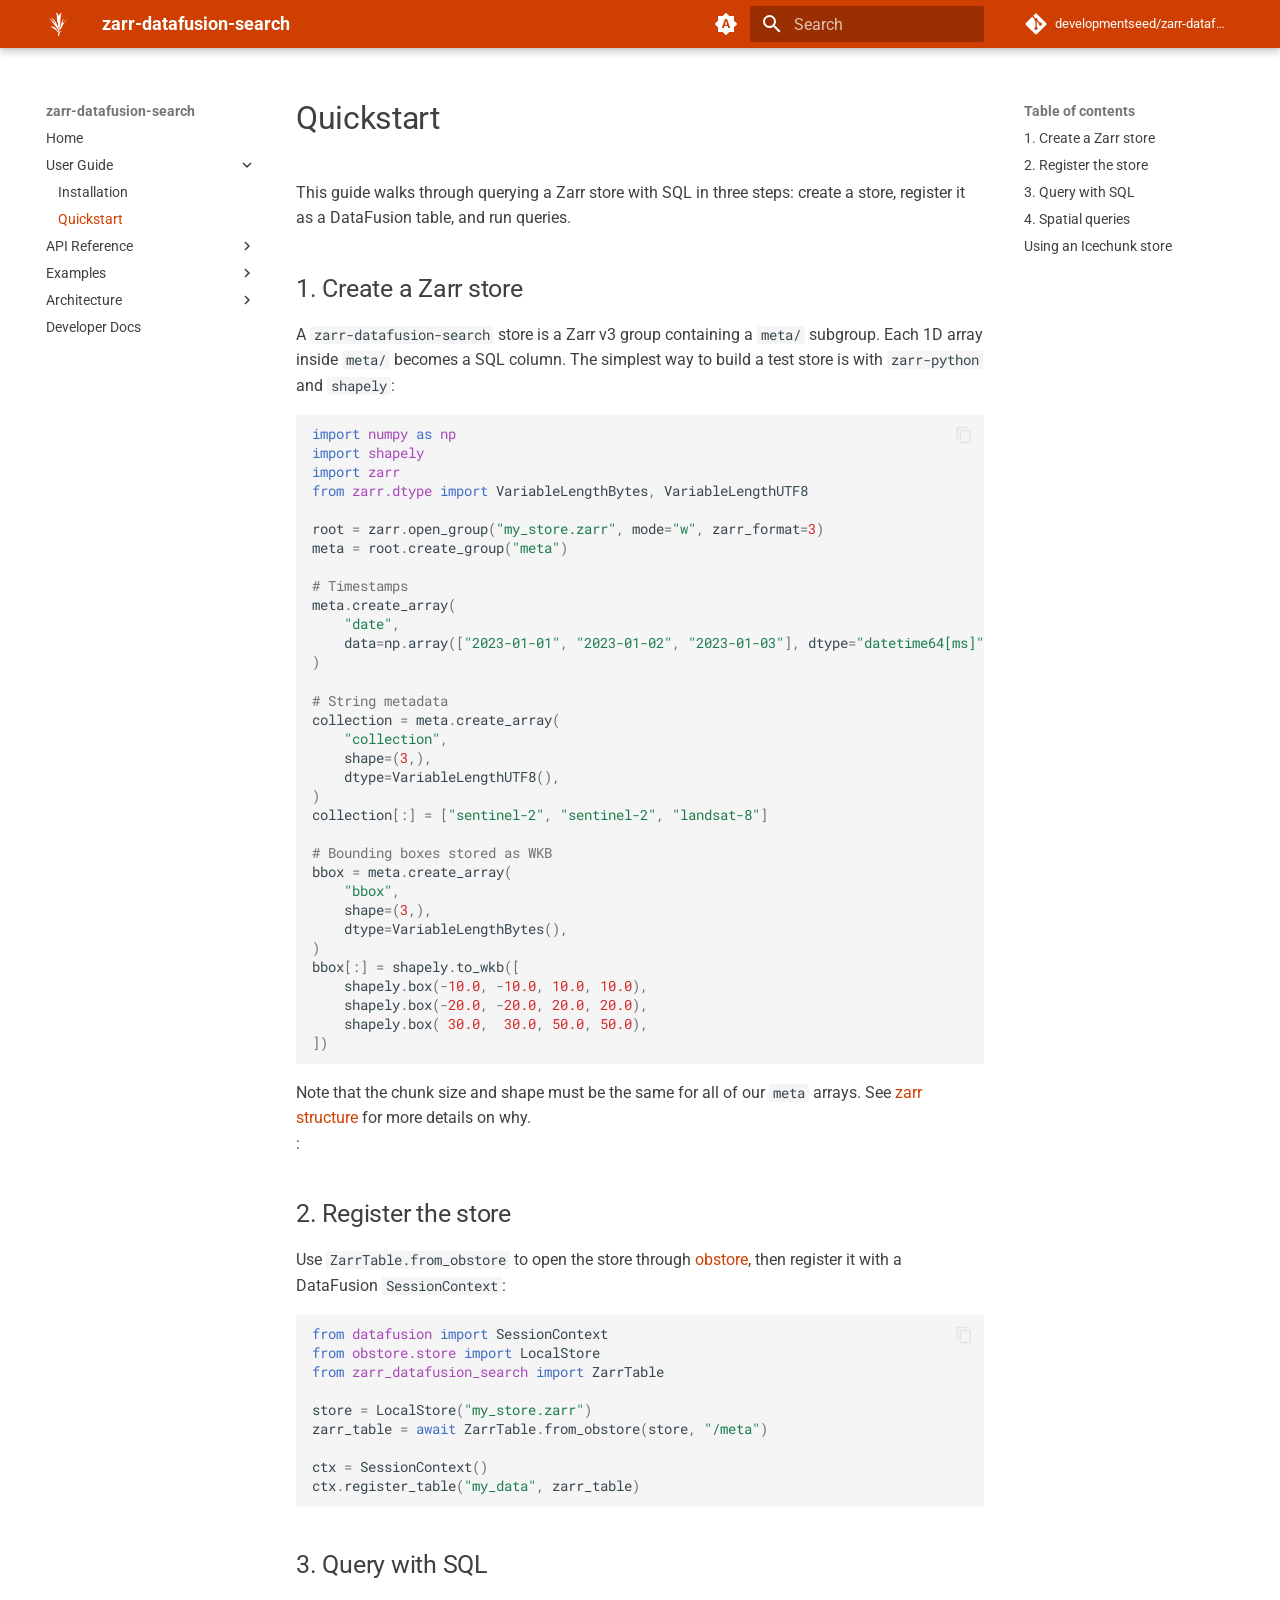
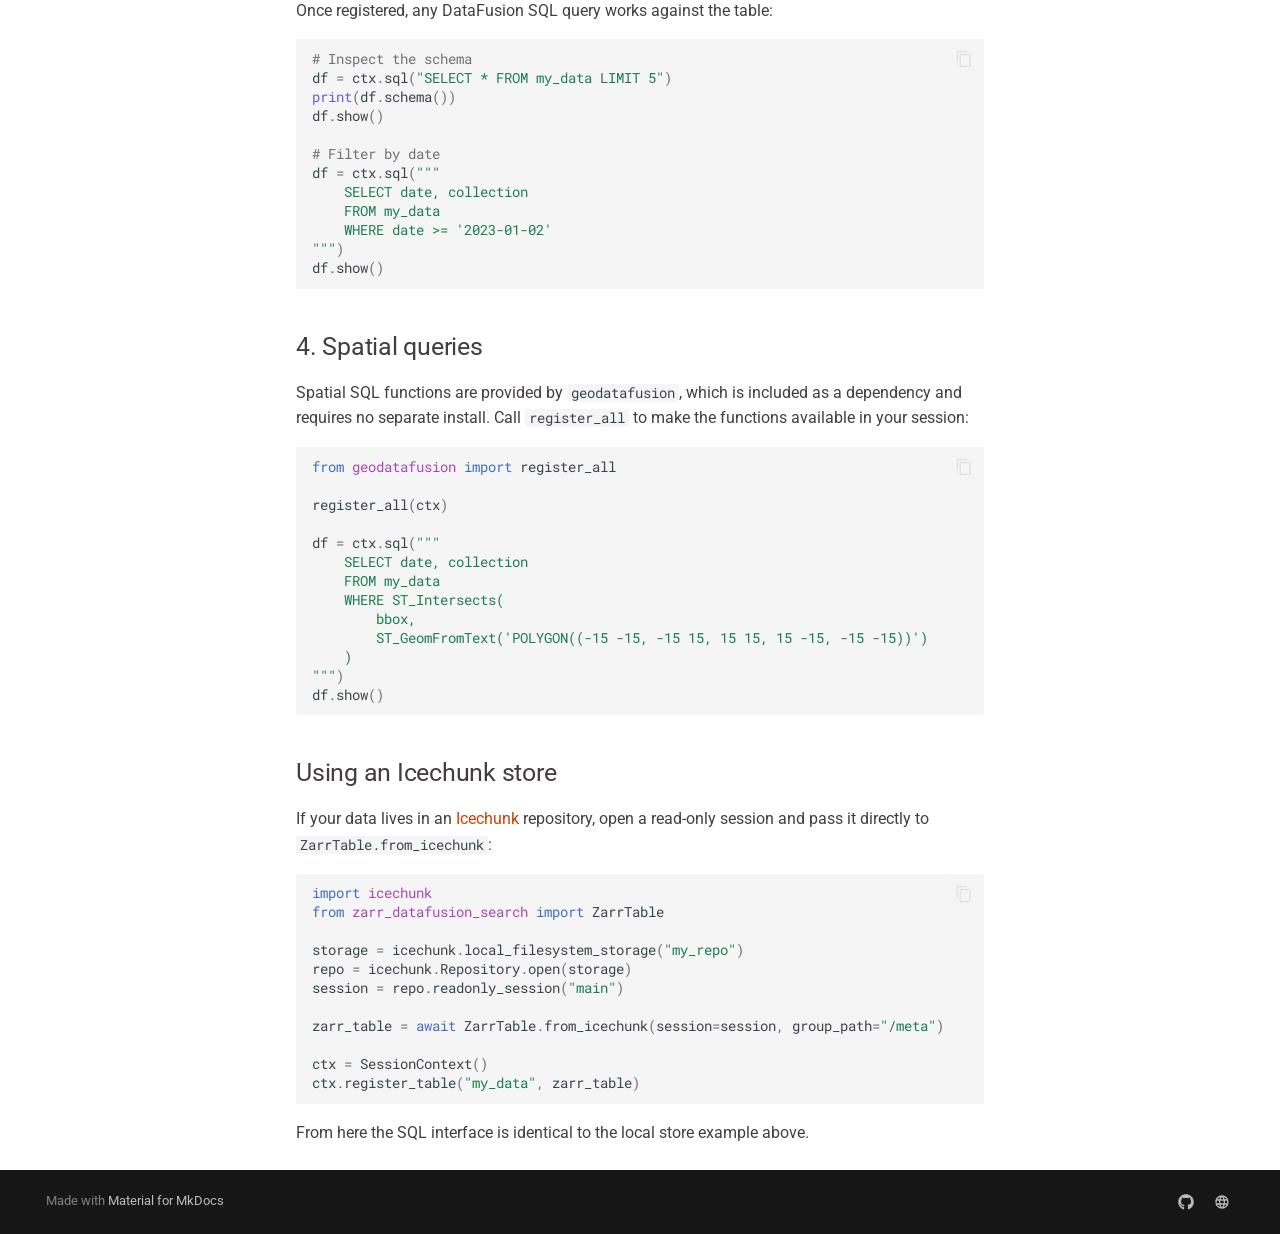
<file: user-guide/quickstart/index.html>
<!doctype html>
<html lang="en" class="no-js">
  <head>
    
      <meta charset="utf-8">
      <meta name="viewport" content="width=device-width,initial-scale=1">
      
        <meta name="description" content="Query Zarr metadata with DataFusion SQL">
      
      
        <meta name="author" content="Development Seed">
      
      
        <link rel="canonical" href="https://developmentseed.github.io/zarr-datafusion-search/user-guide/quickstart/">
      
      
        <link rel="prev" href="../installation/">
      
      
        <link rel="next" href="../../api/zarr-table/">
      
      
        
      
      
      <link rel="icon" href="../../assets/ds_favicon.png">
      <meta name="generator" content="mkdocs-1.6.1, mkdocs-material-9.7.6">
    
    
      
        <title>Quickstart - zarr-datafusion-search</title>
      
    
    
      <link rel="stylesheet" href="../../assets/stylesheets/main.484c7ddc.min.css">
      
        
        <link rel="stylesheet" href="../../assets/stylesheets/palette.ab4e12ef.min.css">
      
      


    
    
      
    
    
      
        
        
        <link rel="preconnect" href="https://fonts.gstatic.com" crossorigin>
        <link rel="stylesheet" href="https://fonts.googleapis.com/css?family=Roboto:300,300i,400,400i,700,700i%7CRoboto+Mono:400,400i,700,700i&display=fallback">
        <style>:root{--md-text-font:"Roboto";--md-code-font:"Roboto Mono"}</style>
      
    
    
      <link rel="stylesheet" href="../../assets/_mkdocstrings.css">
    
      <link rel="stylesheet" href="../../overrides/stylesheets/extra.css">
    
    <script>__md_scope=new URL("../..",location),__md_hash=e=>[...e].reduce(((e,_)=>(e<<5)-e+_.charCodeAt(0)),0),__md_get=(e,_=localStorage,t=__md_scope)=>JSON.parse(_.getItem(t.pathname+"."+e)),__md_set=(e,_,t=localStorage,a=__md_scope)=>{try{t.setItem(a.pathname+"."+e,JSON.stringify(_))}catch(e){}}</script>
    
      

    
    
  </head>
  
  
    
    
      
    
    
    
    
    <body dir="ltr" data-md-color-scheme="default" data-md-color-primary="indigo" data-md-color-accent="indigo">
  
    
    <input class="md-toggle" data-md-toggle="drawer" type="checkbox" id="__drawer" autocomplete="off">
    <input class="md-toggle" data-md-toggle="search" type="checkbox" id="__search" autocomplete="off">
    <label class="md-overlay" for="__drawer"></label>
    <div data-md-component="skip">
      
        
        <a href="#quickstart" class="md-skip">
          Skip to content
        </a>
      
    </div>
    <div data-md-component="announce">
      
    </div>
    
    
      

  

<header class="md-header md-header--shadow" data-md-component="header">
  <nav class="md-header__inner md-grid" aria-label="Header">
    <a href="../.." title="zarr-datafusion-search" class="md-header__button md-logo" aria-label="zarr-datafusion-search" data-md-component="logo">
      
  <img src="../../assets/logo_no_text.png" alt="logo">

    </a>
    <label class="md-header__button md-icon" for="__drawer">
      
      <svg xmlns="http://www.w3.org/2000/svg" viewBox="0 0 24 24"><path d="M3 6h18v2H3zm0 5h18v2H3zm0 5h18v2H3z"/></svg>
    </label>
    <div class="md-header__title" data-md-component="header-title">
      <div class="md-header__ellipsis">
        <div class="md-header__topic">
          <span class="md-ellipsis">
            zarr-datafusion-search
          </span>
        </div>
        <div class="md-header__topic" data-md-component="header-topic">
          <span class="md-ellipsis">
            
              Quickstart
            
          </span>
        </div>
      </div>
    </div>
    
      
        <form class="md-header__option" data-md-component="palette">
  
    
    
    
    <input class="md-option" data-md-color-media="(prefers-color-scheme)" data-md-color-scheme="default" data-md-color-primary="indigo" data-md-color-accent="indigo"  aria-label="Switch to light mode"  type="radio" name="__palette" id="__palette_0">
    
      <label class="md-header__button md-icon" title="Switch to light mode" for="__palette_1" hidden>
        <svg xmlns="http://www.w3.org/2000/svg" viewBox="0 0 24 24"><path d="m14.3 16-.7-2h-3.2l-.7 2H7.8L11 7h2l3.2 9zM20 8.69V4h-4.69L12 .69 8.69 4H4v4.69L.69 12 4 15.31V20h4.69L12 23.31 15.31 20H20v-4.69L23.31 12zm-9.15 3.96h2.3L12 9z"/></svg>
      </label>
    
  
    
    
    
    <input class="md-option" data-md-color-media="(prefers-color-scheme: light)" data-md-color-scheme="default" data-md-color-primary="default" data-md-color-accent="deep-orange"  aria-label="Switch to dark mode"  type="radio" name="__palette" id="__palette_1">
    
      <label class="md-header__button md-icon" title="Switch to dark mode" for="__palette_2" hidden>
        <svg xmlns="http://www.w3.org/2000/svg" viewBox="0 0 24 24"><path d="M12 8a4 4 0 0 0-4 4 4 4 0 0 0 4 4 4 4 0 0 0 4-4 4 4 0 0 0-4-4m0 10a6 6 0 0 1-6-6 6 6 0 0 1 6-6 6 6 0 0 1 6 6 6 6 0 0 1-6 6m8-9.31V4h-4.69L12 .69 8.69 4H4v4.69L.69 12 4 15.31V20h4.69L12 23.31 15.31 20H20v-4.69L23.31 12z"/></svg>
      </label>
    
  
    
    
    
    <input class="md-option" data-md-color-media="(prefers-color-scheme: dark)" data-md-color-scheme="slate" data-md-color-primary="default" data-md-color-accent="deep-orange"  aria-label="Switch to system preference"  type="radio" name="__palette" id="__palette_2">
    
      <label class="md-header__button md-icon" title="Switch to system preference" for="__palette_0" hidden>
        <svg xmlns="http://www.w3.org/2000/svg" viewBox="0 0 24 24"><path d="M12 18c-.89 0-1.74-.2-2.5-.55C11.56 16.5 13 14.42 13 12s-1.44-4.5-3.5-5.45C10.26 6.2 11.11 6 12 6a6 6 0 0 1 6 6 6 6 0 0 1-6 6m8-9.31V4h-4.69L12 .69 8.69 4H4v4.69L.69 12 4 15.31V20h4.69L12 23.31 15.31 20H20v-4.69L23.31 12z"/></svg>
      </label>
    
  
</form>
      
    
    
      <script>var palette=__md_get("__palette");if(palette&&palette.color){if("(prefers-color-scheme)"===palette.color.media){var media=matchMedia("(prefers-color-scheme: light)"),input=document.querySelector(media.matches?"[data-md-color-media='(prefers-color-scheme: light)']":"[data-md-color-media='(prefers-color-scheme: dark)']");palette.color.media=input.getAttribute("data-md-color-media"),palette.color.scheme=input.getAttribute("data-md-color-scheme"),palette.color.primary=input.getAttribute("data-md-color-primary"),palette.color.accent=input.getAttribute("data-md-color-accent")}for(var[key,value]of Object.entries(palette.color))document.body.setAttribute("data-md-color-"+key,value)}</script>
    
    
    
      
      
        <label class="md-header__button md-icon" for="__search">
          
          <svg xmlns="http://www.w3.org/2000/svg" viewBox="0 0 24 24"><path d="M9.5 3A6.5 6.5 0 0 1 16 9.5c0 1.61-.59 3.09-1.56 4.23l.27.27h.79l5 5-1.5 1.5-5-5v-.79l-.27-.27A6.52 6.52 0 0 1 9.5 16 6.5 6.5 0 0 1 3 9.5 6.5 6.5 0 0 1 9.5 3m0 2C7 5 5 7 5 9.5S7 14 9.5 14 14 12 14 9.5 12 5 9.5 5"/></svg>
        </label>
        <div class="md-search" data-md-component="search" role="dialog">
  <label class="md-search__overlay" for="__search"></label>
  <div class="md-search__inner" role="search">
    <form class="md-search__form" name="search">
      <input type="text" class="md-search__input" name="query" aria-label="Search" placeholder="Search" autocapitalize="off" autocorrect="off" autocomplete="off" spellcheck="false" data-md-component="search-query" required>
      <label class="md-search__icon md-icon" for="__search">
        
        <svg xmlns="http://www.w3.org/2000/svg" viewBox="0 0 24 24"><path d="M9.5 3A6.5 6.5 0 0 1 16 9.5c0 1.61-.59 3.09-1.56 4.23l.27.27h.79l5 5-1.5 1.5-5-5v-.79l-.27-.27A6.52 6.52 0 0 1 9.5 16 6.5 6.5 0 0 1 3 9.5 6.5 6.5 0 0 1 9.5 3m0 2C7 5 5 7 5 9.5S7 14 9.5 14 14 12 14 9.5 12 5 9.5 5"/></svg>
        
        <svg xmlns="http://www.w3.org/2000/svg" viewBox="0 0 24 24"><path d="M20 11v2H8l5.5 5.5-1.42 1.42L4.16 12l7.92-7.92L13.5 5.5 8 11z"/></svg>
      </label>
      <nav class="md-search__options" aria-label="Search">
        
          <a href="javascript:void(0)" class="md-search__icon md-icon" title="Share" aria-label="Share" data-clipboard data-clipboard-text="" data-md-component="search-share" tabindex="-1">
            
            <svg xmlns="http://www.w3.org/2000/svg" viewBox="0 0 24 24"><path d="M18 16.08c-.76 0-1.44.3-1.96.77L8.91 12.7c.05-.23.09-.46.09-.7s-.04-.47-.09-.7l7.05-4.11c.54.5 1.25.81 2.04.81a3 3 0 0 0 3-3 3 3 0 0 0-3-3 3 3 0 0 0-3 3c0 .24.04.47.09.7L8.04 9.81C7.5 9.31 6.79 9 6 9a3 3 0 0 0-3 3 3 3 0 0 0 3 3c.79 0 1.5-.31 2.04-.81l7.12 4.15c-.05.21-.08.43-.08.66 0 1.61 1.31 2.91 2.92 2.91s2.92-1.3 2.92-2.91A2.92 2.92 0 0 0 18 16.08"/></svg>
          </a>
        
        <button type="reset" class="md-search__icon md-icon" title="Clear" aria-label="Clear" tabindex="-1">
          
          <svg xmlns="http://www.w3.org/2000/svg" viewBox="0 0 24 24"><path d="M19 6.41 17.59 5 12 10.59 6.41 5 5 6.41 10.59 12 5 17.59 6.41 19 12 13.41 17.59 19 19 17.59 13.41 12z"/></svg>
        </button>
      </nav>
      
        <div class="md-search__suggest" data-md-component="search-suggest"></div>
      
    </form>
    <div class="md-search__output">
      <div class="md-search__scrollwrap" tabindex="0" data-md-scrollfix>
        <div class="md-search-result" data-md-component="search-result">
          <div class="md-search-result__meta">
            Initializing search
          </div>
          <ol class="md-search-result__list" role="presentation"></ol>
        </div>
      </div>
    </div>
  </div>
</div>
      
    
    
      <div class="md-header__source">
        <a href="https://github.com/developmentseed/zarr-datafusion-search" title="Go to repository" class="md-source" data-md-component="source">
  <div class="md-source__icon md-icon">
    
    <svg xmlns="http://www.w3.org/2000/svg" viewBox="0 0 448 512"><!--! Font Awesome Free 7.1.0 by @fontawesome - https://fontawesome.com License - https://fontawesome.com/license/free (Icons: CC BY 4.0, Fonts: SIL OFL 1.1, Code: MIT License) Copyright 2025 Fonticons, Inc.--><path d="M439.6 236.1 244 40.5c-5.4-5.5-12.8-8.5-20.4-8.5s-15 3-20.4 8.4L162.5 81l51.5 51.5c27.1-9.1 52.7 16.8 43.4 43.7l49.7 49.7c34.2-11.8 61.2 31 35.5 56.7-26.5 26.5-70.2-2.9-56-37.3L240.3 199v121.9c25.3 12.5 22.3 41.8 9.1 55-6.4 6.4-15.2 10.1-24.3 10.1s-17.8-3.6-24.3-10.1c-17.6-17.6-11.1-46.9 11.2-56v-123c-20.8-8.5-24.6-30.7-18.6-45L142.6 101 8.5 235.1C3 240.6 0 247.9 0 255.5s3 15 8.5 20.4l195.6 195.7c5.4 5.4 12.7 8.4 20.4 8.4s15-3 20.4-8.4l194.7-194.7c5.4-5.4 8.4-12.8 8.4-20.4s-3-15-8.4-20.4"/></svg>
  </div>
  <div class="md-source__repository">
    developmentseed/zarr-datafusion-search
  </div>
</a>
      </div>
    
  </nav>
  
</header>
    
    <div class="md-container" data-md-component="container">
      
      
        
          
        
      
      <main class="md-main" data-md-component="main">
        <div class="md-main__inner md-grid">
          
            
              
              <div class="md-sidebar md-sidebar--primary" data-md-component="sidebar" data-md-type="navigation" >
                <div class="md-sidebar__scrollwrap">
                  <div class="md-sidebar__inner">
                    



<nav class="md-nav md-nav--primary" aria-label="Navigation" data-md-level="0">
  <label class="md-nav__title" for="__drawer">
    <a href="../.." title="zarr-datafusion-search" class="md-nav__button md-logo" aria-label="zarr-datafusion-search" data-md-component="logo">
      
  <img src="../../assets/logo_no_text.png" alt="logo">

    </a>
    zarr-datafusion-search
  </label>
  
    <div class="md-nav__source">
      <a href="https://github.com/developmentseed/zarr-datafusion-search" title="Go to repository" class="md-source" data-md-component="source">
  <div class="md-source__icon md-icon">
    
    <svg xmlns="http://www.w3.org/2000/svg" viewBox="0 0 448 512"><!--! Font Awesome Free 7.1.0 by @fontawesome - https://fontawesome.com License - https://fontawesome.com/license/free (Icons: CC BY 4.0, Fonts: SIL OFL 1.1, Code: MIT License) Copyright 2025 Fonticons, Inc.--><path d="M439.6 236.1 244 40.5c-5.4-5.5-12.8-8.5-20.4-8.5s-15 3-20.4 8.4L162.5 81l51.5 51.5c27.1-9.1 52.7 16.8 43.4 43.7l49.7 49.7c34.2-11.8 61.2 31 35.5 56.7-26.5 26.5-70.2-2.9-56-37.3L240.3 199v121.9c25.3 12.5 22.3 41.8 9.1 55-6.4 6.4-15.2 10.1-24.3 10.1s-17.8-3.6-24.3-10.1c-17.6-17.6-11.1-46.9 11.2-56v-123c-20.8-8.5-24.6-30.7-18.6-45L142.6 101 8.5 235.1C3 240.6 0 247.9 0 255.5s3 15 8.5 20.4l195.6 195.7c5.4 5.4 12.7 8.4 20.4 8.4s15-3 20.4-8.4l194.7-194.7c5.4-5.4 8.4-12.8 8.4-20.4s-3-15-8.4-20.4"/></svg>
  </div>
  <div class="md-source__repository">
    developmentseed/zarr-datafusion-search
  </div>
</a>
    </div>
  
  <ul class="md-nav__list" data-md-scrollfix>
    
      
      
  
  
  
  
    <li class="md-nav__item">
      <a href="../.." class="md-nav__link">
        
  
  
  <span class="md-ellipsis">
    
  
    Home
  

    
  </span>
  
  

      </a>
    </li>
  

    
      
      
  
  
    
  
  
  
    
    
      
        
      
        
      
    
    
    
    
    <li class="md-nav__item md-nav__item--active md-nav__item--nested">
      
        
        
        <input class="md-nav__toggle md-toggle " type="checkbox" id="__nav_2" checked>
        
          
          <label class="md-nav__link" for="__nav_2" id="__nav_2_label" tabindex="0">
            
  
  
  <span class="md-ellipsis">
    
  
    User Guide
  

    
  </span>
  
  

            <span class="md-nav__icon md-icon"></span>
          </label>
        
        <nav class="md-nav" data-md-level="1" aria-labelledby="__nav_2_label" aria-expanded="true">
          <label class="md-nav__title" for="__nav_2">
            <span class="md-nav__icon md-icon"></span>
            
  
    User Guide
  

          </label>
          <ul class="md-nav__list" data-md-scrollfix>
            
              
                
  
  
  
  
    <li class="md-nav__item">
      <a href="../installation/" class="md-nav__link">
        
  
  
  <span class="md-ellipsis">
    
  
    Installation
  

    
  </span>
  
  

      </a>
    </li>
  

              
            
              
                
  
  
    
  
  
  
    <li class="md-nav__item md-nav__item--active">
      
      <input class="md-nav__toggle md-toggle" type="checkbox" id="__toc">
      
      
        
      
      
        <label class="md-nav__link md-nav__link--active" for="__toc">
          
  
  
  <span class="md-ellipsis">
    
  
    Quickstart
  

    
  </span>
  
  

          <span class="md-nav__icon md-icon"></span>
        </label>
      
      <a href="./" class="md-nav__link md-nav__link--active">
        
  
  
  <span class="md-ellipsis">
    
  
    Quickstart
  

    
  </span>
  
  

      </a>
      
        

<nav class="md-nav md-nav--secondary" aria-label="Table of contents">
  
  
  
    
  
  
    <label class="md-nav__title" for="__toc">
      <span class="md-nav__icon md-icon"></span>
      Table of contents
    </label>
    <ul class="md-nav__list" data-md-component="toc" data-md-scrollfix>
      
        <li class="md-nav__item">
  <a href="#1-create-a-zarr-store" class="md-nav__link">
    <span class="md-ellipsis">
      
        1. Create a Zarr store
      
    </span>
  </a>
  
</li>
      
        <li class="md-nav__item">
  <a href="#2-register-the-store" class="md-nav__link">
    <span class="md-ellipsis">
      
        2. Register the store
      
    </span>
  </a>
  
</li>
      
        <li class="md-nav__item">
  <a href="#3-query-with-sql" class="md-nav__link">
    <span class="md-ellipsis">
      
        3. Query with SQL
      
    </span>
  </a>
  
</li>
      
        <li class="md-nav__item">
  <a href="#4-spatial-queries" class="md-nav__link">
    <span class="md-ellipsis">
      
        4. Spatial queries
      
    </span>
  </a>
  
</li>
      
        <li class="md-nav__item">
  <a href="#using-an-icechunk-store" class="md-nav__link">
    <span class="md-ellipsis">
      
        Using an Icechunk store
      
    </span>
  </a>
  
</li>
      
    </ul>
  
</nav>
      
    </li>
  

              
            
          </ul>
        </nav>
      
    </li>
  

    
      
      
  
  
  
  
    
    
      
        
      
        
      
    
    
    
    
    <li class="md-nav__item md-nav__item--nested">
      
        
        
        <input class="md-nav__toggle md-toggle " type="checkbox" id="__nav_3" >
        
          
          <label class="md-nav__link" for="__nav_3" id="__nav_3_label" tabindex="0">
            
  
  
  <span class="md-ellipsis">
    
  
    API Reference
  

    
  </span>
  
  

            <span class="md-nav__icon md-icon"></span>
          </label>
        
        <nav class="md-nav" data-md-level="1" aria-labelledby="__nav_3_label" aria-expanded="false">
          <label class="md-nav__title" for="__nav_3">
            <span class="md-nav__icon md-icon"></span>
            
  
    API Reference
  

          </label>
          <ul class="md-nav__list" data-md-scrollfix>
            
              
                
  
  
  
  
    <li class="md-nav__item">
      <a href="../../api/zarr-table/" class="md-nav__link">
        
  
  
  <span class="md-ellipsis">
    
  
    ZarrTable
  

    
  </span>
  
  

      </a>
    </li>
  

              
            
              
                
  
  
  
  
    <li class="md-nav__item">
      <a href="../../api/ingest/" class="md-nav__link">
        
  
  
  <span class="md-ellipsis">
    
  
    ingest_stac_search
  

    
  </span>
  
  

      </a>
    </li>
  

              
            
          </ul>
        </nav>
      
    </li>
  

    
      
      
  
  
  
  
    
    
      
        
      
        
      
        
      
    
    
    
    
    <li class="md-nav__item md-nav__item--nested">
      
        
        
        <input class="md-nav__toggle md-toggle " type="checkbox" id="__nav_4" >
        
          
          <label class="md-nav__link" for="__nav_4" id="__nav_4_label" tabindex="0">
            
  
  
  <span class="md-ellipsis">
    
  
    Examples
  

    
  </span>
  
  

            <span class="md-nav__icon md-icon"></span>
          </label>
        
        <nav class="md-nav" data-md-level="1" aria-labelledby="__nav_4_label" aria-expanded="false">
          <label class="md-nav__title" for="__nav_4">
            <span class="md-nav__icon md-icon"></span>
            
  
    Examples
  

          </label>
          <ul class="md-nav__list" data-md-scrollfix>
            
              
                
  
  
  
  
    <li class="md-nav__item">
      <a href="../../examples/quickstart/" class="md-nav__link">
        
  
  
  <span class="md-ellipsis">
    
  
    Quickstart
  

    
  </span>
  
  

      </a>
    </li>
  

              
            
              
                
  
  
  
  
    <li class="md-nav__item">
      <a href="../../examples/spatial_index/" class="md-nav__link">
        
  
  
  <span class="md-ellipsis">
    
  
    Spatial index
  

    
  </span>
  
  

      </a>
    </li>
  

              
            
              
                
  
  
  
  
    <li class="md-nav__item">
      <a href="../../examples/stac_virtualizarr/" class="md-nav__link">
        
  
  
  <span class="md-ellipsis">
    
  
    Stac virtualizarr
  

    
  </span>
  
  

      </a>
    </li>
  

              
            
          </ul>
        </nav>
      
    </li>
  

    
      
      
  
  
  
  
    
    
      
        
      
        
      
    
    
    
    
    <li class="md-nav__item md-nav__item--nested">
      
        
        
        <input class="md-nav__toggle md-toggle " type="checkbox" id="__nav_5" >
        
          
          <label class="md-nav__link" for="__nav_5" id="__nav_5_label" tabindex="0">
            
  
  
  <span class="md-ellipsis">
    
  
    Architecture
  

    
  </span>
  
  

            <span class="md-nav__icon md-icon"></span>
          </label>
        
        <nav class="md-nav" data-md-level="1" aria-labelledby="__nav_5_label" aria-expanded="false">
          <label class="md-nav__title" for="__nav_5">
            <span class="md-nav__icon md-icon"></span>
            
  
    Architecture
  

          </label>
          <ul class="md-nav__list" data-md-scrollfix>
            
              
                
  
  
  
  
    <li class="md-nav__item">
      <a href="../../architecture/zarr/" class="md-nav__link">
        
  
  
  <span class="md-ellipsis">
    
  
    Zarr Structure
  

    
  </span>
  
  

      </a>
    </li>
  

              
            
              
                
  
  
  
  
    <li class="md-nav__item">
      <a href="../../architecture/query-pipeline/" class="md-nav__link">
        
  
  
  <span class="md-ellipsis">
    
  
    Query Pipeline
  

    
  </span>
  
  

      </a>
    </li>
  

              
            
          </ul>
        </nav>
      
    </li>
  

    
      
      
  
  
  
  
    <li class="md-nav__item">
      <a href="../../DEVELOP/" class="md-nav__link">
        
  
  
  <span class="md-ellipsis">
    
  
    Developer Docs
  

    
  </span>
  
  

      </a>
    </li>
  

    
  </ul>
</nav>
                  </div>
                </div>
              </div>
            
            
              
              <div class="md-sidebar md-sidebar--secondary" data-md-component="sidebar" data-md-type="toc" >
                <div class="md-sidebar__scrollwrap">
                  <div class="md-sidebar__inner">
                    

<nav class="md-nav md-nav--secondary" aria-label="Table of contents">
  
  
  
    
  
  
    <label class="md-nav__title" for="__toc">
      <span class="md-nav__icon md-icon"></span>
      Table of contents
    </label>
    <ul class="md-nav__list" data-md-component="toc" data-md-scrollfix>
      
        <li class="md-nav__item">
  <a href="#1-create-a-zarr-store" class="md-nav__link">
    <span class="md-ellipsis">
      
        1. Create a Zarr store
      
    </span>
  </a>
  
</li>
      
        <li class="md-nav__item">
  <a href="#2-register-the-store" class="md-nav__link">
    <span class="md-ellipsis">
      
        2. Register the store
      
    </span>
  </a>
  
</li>
      
        <li class="md-nav__item">
  <a href="#3-query-with-sql" class="md-nav__link">
    <span class="md-ellipsis">
      
        3. Query with SQL
      
    </span>
  </a>
  
</li>
      
        <li class="md-nav__item">
  <a href="#4-spatial-queries" class="md-nav__link">
    <span class="md-ellipsis">
      
        4. Spatial queries
      
    </span>
  </a>
  
</li>
      
        <li class="md-nav__item">
  <a href="#using-an-icechunk-store" class="md-nav__link">
    <span class="md-ellipsis">
      
        Using an Icechunk store
      
    </span>
  </a>
  
</li>
      
    </ul>
  
</nav>
                  </div>
                </div>
              </div>
            
          
          
            <div class="md-content" data-md-component="content">
              
              <article class="md-content__inner md-typeset">
                
                  


  
  


<h1 id="quickstart">Quickstart<a class="headerlink" href="#quickstart" title="Permanent link">&para;</a></h1>
<p>This guide walks through querying a Zarr store with SQL in three steps:
create a store, register it as a DataFusion table, and run queries.</p>
<h2 id="1-create-a-zarr-store">1. Create a Zarr store<a class="headerlink" href="#1-create-a-zarr-store" title="Permanent link">&para;</a></h2>
<p>A <code>zarr-datafusion-search</code> store is a Zarr v3 group containing a <code>meta/</code>
subgroup. Each 1D array inside <code>meta/</code> becomes a SQL column. The simplest
way to build a test store is with <code>zarr-python</code> and <code>shapely</code>:</p>
<p><div class="highlight"><pre><span></span><code><a id="__codelineno-0-1" name="__codelineno-0-1" href="#__codelineno-0-1"></a><span class="kn">import</span><span class="w"> </span><span class="nn">numpy</span><span class="w"> </span><span class="k">as</span><span class="w"> </span><span class="nn">np</span>
<a id="__codelineno-0-2" name="__codelineno-0-2" href="#__codelineno-0-2"></a><span class="kn">import</span><span class="w"> </span><span class="nn">shapely</span>
<a id="__codelineno-0-3" name="__codelineno-0-3" href="#__codelineno-0-3"></a><span class="kn">import</span><span class="w"> </span><span class="nn">zarr</span>
<a id="__codelineno-0-4" name="__codelineno-0-4" href="#__codelineno-0-4"></a><span class="kn">from</span><span class="w"> </span><span class="nn">zarr.dtype</span><span class="w"> </span><span class="kn">import</span> <span class="n">VariableLengthBytes</span><span class="p">,</span> <span class="n">VariableLengthUTF8</span>
<a id="__codelineno-0-5" name="__codelineno-0-5" href="#__codelineno-0-5"></a>
<a id="__codelineno-0-6" name="__codelineno-0-6" href="#__codelineno-0-6"></a><span class="n">root</span> <span class="o">=</span> <span class="n">zarr</span><span class="o">.</span><span class="n">open_group</span><span class="p">(</span><span class="s2">&quot;my_store.zarr&quot;</span><span class="p">,</span> <span class="n">mode</span><span class="o">=</span><span class="s2">&quot;w&quot;</span><span class="p">,</span> <span class="n">zarr_format</span><span class="o">=</span><span class="mi">3</span><span class="p">)</span>
<a id="__codelineno-0-7" name="__codelineno-0-7" href="#__codelineno-0-7"></a><span class="n">meta</span> <span class="o">=</span> <span class="n">root</span><span class="o">.</span><span class="n">create_group</span><span class="p">(</span><span class="s2">&quot;meta&quot;</span><span class="p">)</span>
<a id="__codelineno-0-8" name="__codelineno-0-8" href="#__codelineno-0-8"></a>
<a id="__codelineno-0-9" name="__codelineno-0-9" href="#__codelineno-0-9"></a><span class="c1"># Timestamps</span>
<a id="__codelineno-0-10" name="__codelineno-0-10" href="#__codelineno-0-10"></a><span class="n">meta</span><span class="o">.</span><span class="n">create_array</span><span class="p">(</span>
<a id="__codelineno-0-11" name="__codelineno-0-11" href="#__codelineno-0-11"></a>    <span class="s2">&quot;date&quot;</span><span class="p">,</span>
<a id="__codelineno-0-12" name="__codelineno-0-12" href="#__codelineno-0-12"></a>    <span class="n">data</span><span class="o">=</span><span class="n">np</span><span class="o">.</span><span class="n">array</span><span class="p">([</span><span class="s2">&quot;2023-01-01&quot;</span><span class="p">,</span> <span class="s2">&quot;2023-01-02&quot;</span><span class="p">,</span> <span class="s2">&quot;2023-01-03&quot;</span><span class="p">],</span> <span class="n">dtype</span><span class="o">=</span><span class="s2">&quot;datetime64[ms]&quot;</span><span class="p">),</span>
<a id="__codelineno-0-13" name="__codelineno-0-13" href="#__codelineno-0-13"></a><span class="p">)</span>
<a id="__codelineno-0-14" name="__codelineno-0-14" href="#__codelineno-0-14"></a>
<a id="__codelineno-0-15" name="__codelineno-0-15" href="#__codelineno-0-15"></a><span class="c1"># String metadata</span>
<a id="__codelineno-0-16" name="__codelineno-0-16" href="#__codelineno-0-16"></a><span class="n">collection</span> <span class="o">=</span> <span class="n">meta</span><span class="o">.</span><span class="n">create_array</span><span class="p">(</span>
<a id="__codelineno-0-17" name="__codelineno-0-17" href="#__codelineno-0-17"></a>    <span class="s2">&quot;collection&quot;</span><span class="p">,</span>
<a id="__codelineno-0-18" name="__codelineno-0-18" href="#__codelineno-0-18"></a>    <span class="n">shape</span><span class="o">=</span><span class="p">(</span><span class="mi">3</span><span class="p">,),</span>
<a id="__codelineno-0-19" name="__codelineno-0-19" href="#__codelineno-0-19"></a>    <span class="n">dtype</span><span class="o">=</span><span class="n">VariableLengthUTF8</span><span class="p">(),</span>
<a id="__codelineno-0-20" name="__codelineno-0-20" href="#__codelineno-0-20"></a><span class="p">)</span>
<a id="__codelineno-0-21" name="__codelineno-0-21" href="#__codelineno-0-21"></a><span class="n">collection</span><span class="p">[:]</span> <span class="o">=</span> <span class="p">[</span><span class="s2">&quot;sentinel-2&quot;</span><span class="p">,</span> <span class="s2">&quot;sentinel-2&quot;</span><span class="p">,</span> <span class="s2">&quot;landsat-8&quot;</span><span class="p">]</span>
<a id="__codelineno-0-22" name="__codelineno-0-22" href="#__codelineno-0-22"></a>
<a id="__codelineno-0-23" name="__codelineno-0-23" href="#__codelineno-0-23"></a><span class="c1"># Bounding boxes stored as WKB</span>
<a id="__codelineno-0-24" name="__codelineno-0-24" href="#__codelineno-0-24"></a><span class="n">bbox</span> <span class="o">=</span> <span class="n">meta</span><span class="o">.</span><span class="n">create_array</span><span class="p">(</span>
<a id="__codelineno-0-25" name="__codelineno-0-25" href="#__codelineno-0-25"></a>    <span class="s2">&quot;bbox&quot;</span><span class="p">,</span>
<a id="__codelineno-0-26" name="__codelineno-0-26" href="#__codelineno-0-26"></a>    <span class="n">shape</span><span class="o">=</span><span class="p">(</span><span class="mi">3</span><span class="p">,),</span>
<a id="__codelineno-0-27" name="__codelineno-0-27" href="#__codelineno-0-27"></a>    <span class="n">dtype</span><span class="o">=</span><span class="n">VariableLengthBytes</span><span class="p">(),</span>
<a id="__codelineno-0-28" name="__codelineno-0-28" href="#__codelineno-0-28"></a><span class="p">)</span>
<a id="__codelineno-0-29" name="__codelineno-0-29" href="#__codelineno-0-29"></a><span class="n">bbox</span><span class="p">[:]</span> <span class="o">=</span> <span class="n">shapely</span><span class="o">.</span><span class="n">to_wkb</span><span class="p">([</span>
<a id="__codelineno-0-30" name="__codelineno-0-30" href="#__codelineno-0-30"></a>    <span class="n">shapely</span><span class="o">.</span><span class="n">box</span><span class="p">(</span><span class="o">-</span><span class="mf">10.0</span><span class="p">,</span> <span class="o">-</span><span class="mf">10.0</span><span class="p">,</span> <span class="mf">10.0</span><span class="p">,</span> <span class="mf">10.0</span><span class="p">),</span>
<a id="__codelineno-0-31" name="__codelineno-0-31" href="#__codelineno-0-31"></a>    <span class="n">shapely</span><span class="o">.</span><span class="n">box</span><span class="p">(</span><span class="o">-</span><span class="mf">20.0</span><span class="p">,</span> <span class="o">-</span><span class="mf">20.0</span><span class="p">,</span> <span class="mf">20.0</span><span class="p">,</span> <span class="mf">20.0</span><span class="p">),</span>
<a id="__codelineno-0-32" name="__codelineno-0-32" href="#__codelineno-0-32"></a>    <span class="n">shapely</span><span class="o">.</span><span class="n">box</span><span class="p">(</span> <span class="mf">30.0</span><span class="p">,</span>  <span class="mf">30.0</span><span class="p">,</span> <span class="mf">50.0</span><span class="p">,</span> <span class="mf">50.0</span><span class="p">),</span>
<a id="__codelineno-0-33" name="__codelineno-0-33" href="#__codelineno-0-33"></a><span class="p">])</span>
</code></pre></div>
Note that the chunk size and shape must be the same for all of our <code>meta</code> arrays.  See
<a href="../../architecture/zarr/">zarr structure</a> for more details on why. <br />
:</p>
<h2 id="2-register-the-store">2. Register the store<a class="headerlink" href="#2-register-the-store" title="Permanent link">&para;</a></h2>
<p>Use <code>ZarrTable.from_obstore</code> to open the store through
<a href="https://github.com/developmentseed/obstore">obstore</a>, then register it
with a DataFusion <code>SessionContext</code>:</p>
<div class="highlight"><pre><span></span><code><a id="__codelineno-1-1" name="__codelineno-1-1" href="#__codelineno-1-1"></a><span class="kn">from</span><span class="w"> </span><span class="nn">datafusion</span><span class="w"> </span><span class="kn">import</span> <span class="n">SessionContext</span>
<a id="__codelineno-1-2" name="__codelineno-1-2" href="#__codelineno-1-2"></a><span class="kn">from</span><span class="w"> </span><span class="nn">obstore.store</span><span class="w"> </span><span class="kn">import</span> <span class="n">LocalStore</span>
<a id="__codelineno-1-3" name="__codelineno-1-3" href="#__codelineno-1-3"></a><span class="kn">from</span><span class="w"> </span><span class="nn">zarr_datafusion_search</span><span class="w"> </span><span class="kn">import</span> <span class="n">ZarrTable</span>
<a id="__codelineno-1-4" name="__codelineno-1-4" href="#__codelineno-1-4"></a>
<a id="__codelineno-1-5" name="__codelineno-1-5" href="#__codelineno-1-5"></a><span class="n">store</span> <span class="o">=</span> <span class="n">LocalStore</span><span class="p">(</span><span class="s2">&quot;my_store.zarr&quot;</span><span class="p">)</span>
<a id="__codelineno-1-6" name="__codelineno-1-6" href="#__codelineno-1-6"></a><span class="n">zarr_table</span> <span class="o">=</span> <span class="k">await</span> <span class="n">ZarrTable</span><span class="o">.</span><span class="n">from_obstore</span><span class="p">(</span><span class="n">store</span><span class="p">,</span> <span class="s2">&quot;/meta&quot;</span><span class="p">)</span>
<a id="__codelineno-1-7" name="__codelineno-1-7" href="#__codelineno-1-7"></a>
<a id="__codelineno-1-8" name="__codelineno-1-8" href="#__codelineno-1-8"></a><span class="n">ctx</span> <span class="o">=</span> <span class="n">SessionContext</span><span class="p">()</span>
<a id="__codelineno-1-9" name="__codelineno-1-9" href="#__codelineno-1-9"></a><span class="n">ctx</span><span class="o">.</span><span class="n">register_table</span><span class="p">(</span><span class="s2">&quot;my_data&quot;</span><span class="p">,</span> <span class="n">zarr_table</span><span class="p">)</span>
</code></pre></div>
<h2 id="3-query-with-sql">3. Query with SQL<a class="headerlink" href="#3-query-with-sql" title="Permanent link">&para;</a></h2>
<p>Once registered, any DataFusion SQL query works against the table:</p>
<div class="highlight"><pre><span></span><code><a id="__codelineno-2-1" name="__codelineno-2-1" href="#__codelineno-2-1"></a><span class="c1"># Inspect the schema</span>
<a id="__codelineno-2-2" name="__codelineno-2-2" href="#__codelineno-2-2"></a><span class="n">df</span> <span class="o">=</span> <span class="n">ctx</span><span class="o">.</span><span class="n">sql</span><span class="p">(</span><span class="s2">&quot;SELECT * FROM my_data LIMIT 5&quot;</span><span class="p">)</span>
<a id="__codelineno-2-3" name="__codelineno-2-3" href="#__codelineno-2-3"></a><span class="nb">print</span><span class="p">(</span><span class="n">df</span><span class="o">.</span><span class="n">schema</span><span class="p">())</span>
<a id="__codelineno-2-4" name="__codelineno-2-4" href="#__codelineno-2-4"></a><span class="n">df</span><span class="o">.</span><span class="n">show</span><span class="p">()</span>
<a id="__codelineno-2-5" name="__codelineno-2-5" href="#__codelineno-2-5"></a>
<a id="__codelineno-2-6" name="__codelineno-2-6" href="#__codelineno-2-6"></a><span class="c1"># Filter by date</span>
<a id="__codelineno-2-7" name="__codelineno-2-7" href="#__codelineno-2-7"></a><span class="n">df</span> <span class="o">=</span> <span class="n">ctx</span><span class="o">.</span><span class="n">sql</span><span class="p">(</span><span class="s2">&quot;&quot;&quot;</span>
<a id="__codelineno-2-8" name="__codelineno-2-8" href="#__codelineno-2-8"></a><span class="s2">    SELECT date, collection</span>
<a id="__codelineno-2-9" name="__codelineno-2-9" href="#__codelineno-2-9"></a><span class="s2">    FROM my_data</span>
<a id="__codelineno-2-10" name="__codelineno-2-10" href="#__codelineno-2-10"></a><span class="s2">    WHERE date &gt;= &#39;2023-01-02&#39;</span>
<a id="__codelineno-2-11" name="__codelineno-2-11" href="#__codelineno-2-11"></a><span class="s2">&quot;&quot;&quot;</span><span class="p">)</span>
<a id="__codelineno-2-12" name="__codelineno-2-12" href="#__codelineno-2-12"></a><span class="n">df</span><span class="o">.</span><span class="n">show</span><span class="p">()</span>
</code></pre></div>
<h2 id="4-spatial-queries">4. Spatial queries<a class="headerlink" href="#4-spatial-queries" title="Permanent link">&para;</a></h2>
<p>Spatial SQL functions are provided by <code>geodatafusion</code>, which is included as a
dependency and requires no separate install. Call <code>register_all</code> to make the
functions available in your session:</p>
<div class="highlight"><pre><span></span><code><a id="__codelineno-3-1" name="__codelineno-3-1" href="#__codelineno-3-1"></a><span class="kn">from</span><span class="w"> </span><span class="nn">geodatafusion</span><span class="w"> </span><span class="kn">import</span> <span class="n">register_all</span>
<a id="__codelineno-3-2" name="__codelineno-3-2" href="#__codelineno-3-2"></a>
<a id="__codelineno-3-3" name="__codelineno-3-3" href="#__codelineno-3-3"></a><span class="n">register_all</span><span class="p">(</span><span class="n">ctx</span><span class="p">)</span>
<a id="__codelineno-3-4" name="__codelineno-3-4" href="#__codelineno-3-4"></a>
<a id="__codelineno-3-5" name="__codelineno-3-5" href="#__codelineno-3-5"></a><span class="n">df</span> <span class="o">=</span> <span class="n">ctx</span><span class="o">.</span><span class="n">sql</span><span class="p">(</span><span class="s2">&quot;&quot;&quot;</span>
<a id="__codelineno-3-6" name="__codelineno-3-6" href="#__codelineno-3-6"></a><span class="s2">    SELECT date, collection</span>
<a id="__codelineno-3-7" name="__codelineno-3-7" href="#__codelineno-3-7"></a><span class="s2">    FROM my_data</span>
<a id="__codelineno-3-8" name="__codelineno-3-8" href="#__codelineno-3-8"></a><span class="s2">    WHERE ST_Intersects(</span>
<a id="__codelineno-3-9" name="__codelineno-3-9" href="#__codelineno-3-9"></a><span class="s2">        bbox,</span>
<a id="__codelineno-3-10" name="__codelineno-3-10" href="#__codelineno-3-10"></a><span class="s2">        ST_GeomFromText(&#39;POLYGON((-15 -15, -15 15, 15 15, 15 -15, -15 -15))&#39;)</span>
<a id="__codelineno-3-11" name="__codelineno-3-11" href="#__codelineno-3-11"></a><span class="s2">    )</span>
<a id="__codelineno-3-12" name="__codelineno-3-12" href="#__codelineno-3-12"></a><span class="s2">&quot;&quot;&quot;</span><span class="p">)</span>
<a id="__codelineno-3-13" name="__codelineno-3-13" href="#__codelineno-3-13"></a><span class="n">df</span><span class="o">.</span><span class="n">show</span><span class="p">()</span>
</code></pre></div>
<h2 id="using-an-icechunk-store">Using an Icechunk store<a class="headerlink" href="#using-an-icechunk-store" title="Permanent link">&para;</a></h2>
<p>If your data lives in an <a href="https://icechunk.io">Icechunk</a> repository, open a
read-only session and pass it directly to <code>ZarrTable.from_icechunk</code>:</p>
<div class="highlight"><pre><span></span><code><a id="__codelineno-4-1" name="__codelineno-4-1" href="#__codelineno-4-1"></a><span class="kn">import</span><span class="w"> </span><span class="nn">icechunk</span>
<a id="__codelineno-4-2" name="__codelineno-4-2" href="#__codelineno-4-2"></a><span class="kn">from</span><span class="w"> </span><span class="nn">zarr_datafusion_search</span><span class="w"> </span><span class="kn">import</span> <span class="n">ZarrTable</span>
<a id="__codelineno-4-3" name="__codelineno-4-3" href="#__codelineno-4-3"></a>
<a id="__codelineno-4-4" name="__codelineno-4-4" href="#__codelineno-4-4"></a><span class="n">storage</span> <span class="o">=</span> <span class="n">icechunk</span><span class="o">.</span><span class="n">local_filesystem_storage</span><span class="p">(</span><span class="s2">&quot;my_repo&quot;</span><span class="p">)</span>
<a id="__codelineno-4-5" name="__codelineno-4-5" href="#__codelineno-4-5"></a><span class="n">repo</span> <span class="o">=</span> <span class="n">icechunk</span><span class="o">.</span><span class="n">Repository</span><span class="o">.</span><span class="n">open</span><span class="p">(</span><span class="n">storage</span><span class="p">)</span>
<a id="__codelineno-4-6" name="__codelineno-4-6" href="#__codelineno-4-6"></a><span class="n">session</span> <span class="o">=</span> <span class="n">repo</span><span class="o">.</span><span class="n">readonly_session</span><span class="p">(</span><span class="s2">&quot;main&quot;</span><span class="p">)</span>
<a id="__codelineno-4-7" name="__codelineno-4-7" href="#__codelineno-4-7"></a>
<a id="__codelineno-4-8" name="__codelineno-4-8" href="#__codelineno-4-8"></a><span class="n">zarr_table</span> <span class="o">=</span> <span class="k">await</span> <span class="n">ZarrTable</span><span class="o">.</span><span class="n">from_icechunk</span><span class="p">(</span><span class="n">session</span><span class="o">=</span><span class="n">session</span><span class="p">,</span> <span class="n">group_path</span><span class="o">=</span><span class="s2">&quot;/meta&quot;</span><span class="p">)</span>
<a id="__codelineno-4-9" name="__codelineno-4-9" href="#__codelineno-4-9"></a>
<a id="__codelineno-4-10" name="__codelineno-4-10" href="#__codelineno-4-10"></a><span class="n">ctx</span> <span class="o">=</span> <span class="n">SessionContext</span><span class="p">()</span>
<a id="__codelineno-4-11" name="__codelineno-4-11" href="#__codelineno-4-11"></a><span class="n">ctx</span><span class="o">.</span><span class="n">register_table</span><span class="p">(</span><span class="s2">&quot;my_data&quot;</span><span class="p">,</span> <span class="n">zarr_table</span><span class="p">)</span>
</code></pre></div>
<p>From here the SQL interface is identical to the local store example above.</p>












                
              </article>
            </div>
          
          
<script>var target=document.getElementById(location.hash.slice(1));target&&target.name&&(target.checked=target.name.startsWith("__tabbed_"))</script>
        </div>
        
      </main>
      
        <footer class="md-footer">
  
  <div class="md-footer-meta md-typeset">
    <div class="md-footer-meta__inner md-grid">
      <div class="md-copyright">
  
  
    Made with
    <a href="https://squidfunk.github.io/mkdocs-material/" target="_blank" rel="noopener">
      Material for MkDocs
    </a>
  
</div>
      
        
<div class="md-social">
  
    
    
    
    
      
      
    
    <a href="https://github.com/developmentseed" target="_blank" rel="noopener" title="github.com" class="md-social__link">
      <svg xmlns="http://www.w3.org/2000/svg" viewBox="0 0 512 512"><!--! Font Awesome Free 7.1.0 by @fontawesome - https://fontawesome.com License - https://fontawesome.com/license/free (Icons: CC BY 4.0, Fonts: SIL OFL 1.1, Code: MIT License) Copyright 2025 Fonticons, Inc.--><path d="M173.9 397.4c0 2-2.3 3.6-5.2 3.6-3.3.3-5.6-1.3-5.6-3.6 0-2 2.3-3.6 5.2-3.6 3-.3 5.6 1.3 5.6 3.6m-31.1-4.5c-.7 2 1.3 4.3 4.3 4.9 2.6 1 5.6 0 6.2-2s-1.3-4.3-4.3-5.2c-2.6-.7-5.5.3-6.2 2.3m44.2-1.7c-2.9.7-4.9 2.6-4.6 4.9.3 2 2.9 3.3 5.9 2.6 2.9-.7 4.9-2.6 4.6-4.6-.3-1.9-3-3.2-5.9-2.9M252.8 8C114.1 8 8 113.3 8 252c0 110.9 69.8 205.8 169.5 239.2 12.8 2.3 17.3-5.6 17.3-12.1 0-6.2-.3-40.4-.3-61.4 0 0-70 15-84.7-29.8 0 0-11.4-29.1-27.8-36.6 0 0-22.9-15.7 1.6-15.4 0 0 24.9 2 38.6 25.8 21.9 38.6 58.6 27.5 72.9 20.9 2.3-16 8.8-27.1 16-33.7-55.9-6.2-112.3-14.3-112.3-110.5 0-27.5 7.6-41.3 23.6-58.9-2.6-6.5-11.1-33.3 2.6-67.9 20.9-6.5 69 27 69 27 20-5.6 41.5-8.5 62.8-8.5s42.8 2.9 62.8 8.5c0 0 48.1-33.6 69-27 13.7 34.7 5.2 61.4 2.6 67.9 16 17.7 25.8 31.5 25.8 58.9 0 96.5-58.9 104.2-114.8 110.5 9.2 7.9 17 22.9 17 46.4 0 33.7-.3 75.4-.3 83.6 0 6.5 4.6 14.4 17.3 12.1C436.2 457.8 504 362.9 504 252 504 113.3 391.5 8 252.8 8M105.2 352.9c-1.3 1-1 3.3.7 5.2 1.6 1.6 3.9 2.3 5.2 1 1.3-1 1-3.3-.7-5.2-1.6-1.6-3.9-2.3-5.2-1m-10.8-8.1c-.7 1.3.3 2.9 2.3 3.9 1.6 1 3.6.7 4.3-.7.7-1.3-.3-2.9-2.3-3.9-2-.6-3.6-.3-4.3.7m32.4 35.6c-1.6 1.3-1 4.3 1.3 6.2 2.3 2.3 5.2 2.6 6.5 1 1.3-1.3.7-4.3-1.3-6.2-2.2-2.3-5.2-2.6-6.5-1m-11.4-14.7c-1.6 1-1.6 3.6 0 5.9s4.3 3.3 5.6 2.3c1.6-1.3 1.6-3.9 0-6.2-1.4-2.3-4-3.3-5.6-2"/></svg>
    </a>
  
    
    
    
    
      
      
    
    <a href="https://developmentseed.org/" target="_blank" rel="noopener" title="developmentseed.org" class="md-social__link">
      <svg xmlns="http://www.w3.org/2000/svg" viewBox="0 0 24 24"><path d="M16.36 14c.08-.66.14-1.32.14-2s-.06-1.34-.14-2h3.38c.16.64.26 1.31.26 2s-.1 1.36-.26 2m-5.15 5.56c.6-1.11 1.06-2.31 1.38-3.56h2.95a8.03 8.03 0 0 1-4.33 3.56M14.34 14H9.66c-.1-.66-.16-1.32-.16-2s.06-1.35.16-2h4.68c.09.65.16 1.32.16 2s-.07 1.34-.16 2M12 19.96c-.83-1.2-1.5-2.53-1.91-3.96h3.82c-.41 1.43-1.08 2.76-1.91 3.96M8 8H5.08A7.92 7.92 0 0 1 9.4 4.44C8.8 5.55 8.35 6.75 8 8m-2.92 8H8c.35 1.25.8 2.45 1.4 3.56A8 8 0 0 1 5.08 16m-.82-2C4.1 13.36 4 12.69 4 12s.1-1.36.26-2h3.38c-.08.66-.14 1.32-.14 2s.06 1.34.14 2M12 4.03c.83 1.2 1.5 2.54 1.91 3.97h-3.82c.41-1.43 1.08-2.77 1.91-3.97M18.92 8h-2.95a15.7 15.7 0 0 0-1.38-3.56c1.84.63 3.37 1.9 4.33 3.56M12 2C6.47 2 2 6.5 2 12a10 10 0 0 0 10 10 10 10 0 0 0 10-10A10 10 0 0 0 12 2"/></svg>
    </a>
  
</div>
      
    </div>
  </div>
</footer>
      
    </div>
    <div class="md-dialog" data-md-component="dialog">
      <div class="md-dialog__inner md-typeset"></div>
    </div>
    
    
    
      
      
      <script id="__config" type="application/json">{"annotate": null, "base": "../..", "features": ["content.code.annotate", "content.code.copy", "navigation.indexes", "navigation.instant", "navigation.tracking", "search.suggest", "search.share"], "search": "../../assets/javascripts/workers/search.2c215733.min.js", "tags": null, "translations": {"clipboard.copied": "Copied to clipboard", "clipboard.copy": "Copy to clipboard", "search.result.more.one": "1 more on this page", "search.result.more.other": "# more on this page", "search.result.none": "No matching documents", "search.result.one": "1 matching document", "search.result.other": "# matching documents", "search.result.placeholder": "Type to start searching", "search.result.term.missing": "Missing", "select.version": "Select version"}, "version": null}</script>
    
    
      <script src="../../assets/javascripts/bundle.79ae519e.min.js"></script>
      
    
  </body>
</html>
</file>
<file: assets/_mkdocstrings.css>
/* Avoid breaking parameter names, etc. in table cells. */
.doc-contents td code {
  word-break: normal !important;
}

/* No line break before first paragraph of descriptions. */
.doc-md-description,
.doc-md-description>p:first-child {
  display: inline;
}

/* No text transformation from Material for MkDocs for H5 headings. */
.md-typeset h5 .doc-object-name {
  text-transform: none;
}

/* Max width for docstring sections tables. */
.doc .md-typeset__table,
.doc .md-typeset__table table {
  display: table !important;
  width: 100%;
}

.doc .md-typeset__table tr {
  display: table-row;
}

/* Defaults in Spacy table style. */
.doc-param-default,
.doc-type_param-default {
  float: right;
}

/* Parameter headings must be inline, not blocks. */
.doc-heading-parameter,
.doc-heading-type_parameter {
  display: inline;
}

/* Default font size for parameter headings. */
.md-typeset .doc-heading-parameter {
  font-size: inherit;
}

/* Prefer space on the right, not the left of parameter permalinks. */
.doc-heading-parameter .headerlink,
.doc-heading-type_parameter .headerlink {
  margin-left: 0 !important;
  margin-right: 0.2rem;
}

/* Backward-compatibility: docstring section titles in bold. */
.doc-section-title {
  font-weight: bold;
}

/* Backlinks crumb separator. */
.doc-backlink-crumb {
  display: inline-flex;
  gap: .2rem;
  white-space: nowrap;
  align-items: center;
  vertical-align: middle;
}
.doc-backlink-crumb:not(:first-child)::before {
  background-color: var(--md-default-fg-color--lighter);
  content: "";
  display: inline;
  height: 1rem;
  --md-path-icon: url('data:image/svg+xml;charset=utf-8,<svg xmlns="http://www.w3.org/2000/svg" viewBox="0 0 24 24"><path d="M8.59 16.58 13.17 12 8.59 7.41 10 6l6 6-6 6z"/></svg>');
  -webkit-mask-image: var(--md-path-icon);
  mask-image: var(--md-path-icon);
  width: 1rem;
}
.doc-backlink-crumb.last {
  font-weight: bold;
}

/* Symbols in Navigation and ToC. */
:root, :host,
[data-md-color-scheme="default"] {
  --doc-symbol-parameter-fg-color: #df50af;
  --doc-symbol-type_parameter-fg-color: #df50af;
  --doc-symbol-attribute-fg-color: #953800;
  --doc-symbol-function-fg-color: #8250df;
  --doc-symbol-method-fg-color: #8250df;
  --doc-symbol-class-fg-color: #0550ae;
  --doc-symbol-type_alias-fg-color: #0550ae;
  --doc-symbol-module-fg-color: #5cad0f;

  --doc-symbol-parameter-bg-color: #df50af1a;
  --doc-symbol-type_parameter-bg-color: #df50af1a;
  --doc-symbol-attribute-bg-color: #9538001a;
  --doc-symbol-function-bg-color: #8250df1a;
  --doc-symbol-method-bg-color: #8250df1a;
  --doc-symbol-class-bg-color: #0550ae1a;
  --doc-symbol-type_alias-bg-color: #0550ae1a;
  --doc-symbol-module-bg-color: #5cad0f1a;
}

[data-md-color-scheme="slate"] {
  --doc-symbol-parameter-fg-color: #ffa8cc;
  --doc-symbol-type_parameter-fg-color: #ffa8cc;
  --doc-symbol-attribute-fg-color: #ffa657;
  --doc-symbol-function-fg-color: #d2a8ff;
  --doc-symbol-method-fg-color: #d2a8ff;
  --doc-symbol-class-fg-color: #79c0ff;
  --doc-symbol-type_alias-fg-color: #79c0ff;
  --doc-symbol-module-fg-color: #baff79;

  --doc-symbol-parameter-bg-color: #ffa8cc1a;
  --doc-symbol-type_parameter-bg-color: #ffa8cc1a;
  --doc-symbol-attribute-bg-color: #ffa6571a;
  --doc-symbol-function-bg-color: #d2a8ff1a;
  --doc-symbol-method-bg-color: #d2a8ff1a;
  --doc-symbol-class-bg-color: #79c0ff1a;
  --doc-symbol-type_alias-bg-color: #79c0ff1a;
  --doc-symbol-module-bg-color: #baff791a;
}

code.doc-symbol {
  border-radius: .1rem;
  font-size: .85em;
  padding: 0 .3em;
  font-weight: bold;
}

code.doc-symbol-parameter,
a code.doc-symbol-parameter {
  color: var(--doc-symbol-parameter-fg-color);
  background-color: var(--doc-symbol-parameter-bg-color);
}

code.doc-symbol-parameter::after {
  content: "param";
}

code.doc-symbol-type_parameter,
a code.doc-symbol-type_parameter {
  color: var(--doc-symbol-type_parameter-fg-color);
  background-color: var(--doc-symbol-type_parameter-bg-color);
}

code.doc-symbol-type_parameter::after {
  content: "type-param";
}

code.doc-symbol-attribute,
a code.doc-symbol-attribute {
  color: var(--doc-symbol-attribute-fg-color);
  background-color: var(--doc-symbol-attribute-bg-color);
}

code.doc-symbol-attribute::after {
  content: "attr";
}

code.doc-symbol-function,
a code.doc-symbol-function {
  color: var(--doc-symbol-function-fg-color);
  background-color: var(--doc-symbol-function-bg-color);
}

code.doc-symbol-function::after {
  content: "func";
}

code.doc-symbol-method,
a code.doc-symbol-method {
  color: var(--doc-symbol-method-fg-color);
  background-color: var(--doc-symbol-method-bg-color);
}

code.doc-symbol-method::after {
  content: "meth";
}

code.doc-symbol-class,
a code.doc-symbol-class {
  color: var(--doc-symbol-class-fg-color);
  background-color: var(--doc-symbol-class-bg-color);
}

code.doc-symbol-class::after {
  content: "class";
}


code.doc-symbol-type_alias,
a code.doc-symbol-type_alias {
  color: var(--doc-symbol-type_alias-fg-color);
  background-color: var(--doc-symbol-type_alias-bg-color);
}

code.doc-symbol-type_alias::after {
  content: "type";
}

code.doc-symbol-module,
a code.doc-symbol-module {
  color: var(--doc-symbol-module-fg-color);
  background-color: var(--doc-symbol-module-bg-color);
}

code.doc-symbol-module::after {
  content: "mod";
}

.doc-signature .autorefs {
  color: inherit;
  border-bottom: 1px dotted currentcolor;
}

/* Source code blocks (admonitions). */
:root {
  --md-admonition-icon--mkdocstrings-source: url('data:image/svg+xml;charset=utf-8,<svg xmlns="http://www.w3.org/2000/svg" viewBox="0 0 24 24"><path d="M15.22 4.97a.75.75 0 0 1 1.06 0l6.5 6.5a.75.75 0 0 1 0 1.06l-6.5 6.5a.749.749 0 0 1-1.275-.326.75.75 0 0 1 .215-.734L21.19 12l-5.97-5.97a.75.75 0 0 1 0-1.06m-6.44 0a.75.75 0 0 1 0 1.06L2.81 12l5.97 5.97a.749.749 0 0 1-.326 1.275.75.75 0 0 1-.734-.215l-6.5-6.5a.75.75 0 0 1 0-1.06l6.5-6.5a.75.75 0 0 1 1.06 0"/></svg>')
}
.md-typeset .admonition.mkdocstrings-source,
.md-typeset details.mkdocstrings-source {
  border: none;
  padding: 0;
}
.md-typeset .admonition.mkdocstrings-source:focus-within,
.md-typeset details.mkdocstrings-source:focus-within {
  box-shadow: none;
}
.md-typeset .mkdocstrings-source > .admonition-title,
.md-typeset .mkdocstrings-source > summary {
  background-color: inherit;
}
.md-typeset .mkdocstrings-source > .admonition-title::before,
.md-typeset .mkdocstrings-source > summary::before {
  background-color: var(--md-default-fg-color);
  -webkit-mask-image: var(--md-admonition-icon--mkdocstrings-source);
          mask-image: var(--md-admonition-icon--mkdocstrings-source);
}
</file>
<file: overrides/stylesheets/extra.css>
:root,
[data-md-color-scheme="default"] {
  --md-primary-fg-color: #cf3f02;
  --md-default-fg-color: #443f3f;
  --boxShadowD: 0px 12px 24px 0px rgba(68, 63, 63, 0.08),
    0px 0px 4px 0px rgba(68, 63, 63, 0.08);
}
body {
  margin: 0;
  padding: 0;
}
h1,
h2,
h3,
h4,
h5,
h6 {
  font-family: var(--md-heading-font);
  font-weight: bold;
}
.md-typeset h1,
.md-typeset h2 {
  font-weight: normal;
  color: var(--md-default-fg-color);
}
.md-typeset h3,
.md-typeset h4 {
  font-weight: bold;
  color: var(--md-default-fg-color);
}
.md-button,
.md-typeset .md-button {
  font-family: var(--md-heading-font);
}
.md-content .supheading {
  font-family: var(--md-heading-font);
  text-transform: uppercase;
  color: var(--md-primary-fg-color);
  font-size: 0.75rem;
  font-weight: bold;
}
</file>
<file: assets/stylesheets/main.484c7ddc.min.css>
@charset "UTF-8";html{-webkit-text-size-adjust:none;-moz-text-size-adjust:none;text-size-adjust:none;box-sizing:border-box}*,:after,:before{box-sizing:inherit}@media (prefers-reduced-motion){*,:after,:before{transition:none!important}}body{margin:0}a,button,input,label{-webkit-tap-highlight-color:transparent}a{color:inherit;text-decoration:none}hr{border:0;box-sizing:initial;display:block;height:.05rem;overflow:visible;padding:0}small{font-size:80%}sub,sup{line-height:1em}img{border-style:none}table{border-collapse:initial;border-spacing:0}td,th{font-weight:400;vertical-align:top}button{background:#0000;border:0;font-family:inherit;font-size:inherit;margin:0;padding:0}input{border:0;outline:none}:root{--md-primary-fg-color:#4051b5;--md-primary-fg-color--light:#5d6cc0;--md-primary-fg-color--dark:#303fa1;--md-primary-bg-color:#fff;--md-primary-bg-color--light:#ffffffb3;--md-accent-fg-color:#526cfe;--md-accent-fg-color--transparent:#526cfe1a;--md-accent-bg-color:#fff;--md-accent-bg-color--light:#ffffffb3}[data-md-color-scheme=default]{color-scheme:light}[data-md-color-scheme=default] img[src$="#gh-dark-mode-only"],[data-md-color-scheme=default] img[src$="#only-dark"]{display:none}:root,[data-md-color-scheme=default]{--md-hue:225deg;--md-default-fg-color:#000000de;--md-default-fg-color--light:#0000008a;--md-default-fg-color--lighter:#00000052;--md-default-fg-color--lightest:#00000012;--md-default-bg-color:#fff;--md-default-bg-color--light:#ffffffb3;--md-default-bg-color--lighter:#ffffff4d;--md-default-bg-color--lightest:#ffffff1f;--md-code-fg-color:#36464e;--md-code-bg-color:#f5f5f5;--md-code-bg-color--light:#f5f5f5b3;--md-code-bg-color--lighter:#f5f5f54d;--md-code-hl-color:#4287ff;--md-code-hl-color--light:#4287ff1a;--md-code-hl-number-color:#d52a2a;--md-code-hl-special-color:#db1457;--md-code-hl-function-color:#a846b9;--md-code-hl-constant-color:#6e59d9;--md-code-hl-keyword-color:#3f6ec6;--md-code-hl-string-color:#1c7d4d;--md-code-hl-name-color:var(--md-code-fg-color);--md-code-hl-operator-color:var(--md-default-fg-color--light);--md-code-hl-punctuation-color:var(--md-default-fg-color--light);--md-code-hl-comment-color:var(--md-default-fg-color--light);--md-code-hl-generic-color:var(--md-default-fg-color--light);--md-code-hl-variable-color:var(--md-default-fg-color--light);--md-typeset-color:var(--md-default-fg-color);--md-typeset-a-color:var(--md-primary-fg-color);--md-typeset-del-color:#f5503d26;--md-typeset-ins-color:#0bd57026;--md-typeset-kbd-color:#fafafa;--md-typeset-kbd-accent-color:#fff;--md-typeset-kbd-border-color:#b8b8b8;--md-typeset-mark-color:#ffff0080;--md-typeset-table-color:#0000001f;--md-typeset-table-color--light:rgba(0,0,0,.035);--md-admonition-fg-color:var(--md-default-fg-color);--md-admonition-bg-color:var(--md-default-bg-color);--md-warning-fg-color:#000000de;--md-warning-bg-color:#ff9;--md-footer-fg-color:#fff;--md-footer-fg-color--light:#ffffffb3;--md-footer-fg-color--lighter:#ffffff73;--md-footer-bg-color:#000000de;--md-footer-bg-color--dark:#00000052;--md-shadow-z1:0 0.2rem 0.5rem #0000000d,0 0 0.05rem #0000001a;--md-shadow-z2:0 0.2rem 0.5rem #0000001a,0 0 0.05rem #00000040;--md-shadow-z3:0 0.2rem 0.5rem #0003,0 0 0.05rem #00000059}.md-icon svg{fill:currentcolor;display:block;height:1.2rem;width:1.2rem}body{-webkit-font-smoothing:antialiased;-moz-osx-font-smoothing:grayscale;--md-text-font-family:var(--md-text-font,_),-apple-system,BlinkMacSystemFont,Helvetica,Arial,sans-serif;--md-code-font-family:var(--md-code-font,_),SFMono-Regular,Consolas,Menlo,monospace}aside,body,input{font-feature-settings:"kern","liga";color:var(--md-typeset-color);font-family:var(--md-text-font-family)}code,kbd,pre{font-feature-settings:"kern";font-family:var(--md-code-font-family)}:root{--md-typeset-table-sort-icon:url('data:image/svg+xml;charset=utf-8,<svg xmlns="http://www.w3.org/2000/svg" viewBox="0 0 24 24"><path d="m18 21-4-4h3V7h-3l4-4 4 4h-3v10h3M2 19v-2h10v2M2 13v-2h7v2M2 7V5h4v2z"/></svg>');--md-typeset-table-sort-icon--asc:url('data:image/svg+xml;charset=utf-8,<svg xmlns="http://www.w3.org/2000/svg" viewBox="0 0 24 24"><path d="M19 17h3l-4 4-4-4h3V3h2M2 17h10v2H2M6 5v2H2V5m0 6h7v2H2z"/></svg>');--md-typeset-table-sort-icon--desc:url('data:image/svg+xml;charset=utf-8,<svg xmlns="http://www.w3.org/2000/svg" viewBox="0 0 24 24"><path d="M19 7h3l-4-4-4 4h3v14h2M2 17h10v2H2M6 5v2H2V5m0 6h7v2H2z"/></svg>')}.md-typeset{-webkit-print-color-adjust:exact;color-adjust:exact;font-size:.8rem;line-height:1.6;overflow-wrap:break-word}@media print{.md-typeset{font-size:.68rem}}.md-typeset blockquote,.md-typeset dl,.md-typeset figure,.md-typeset ol,.md-typeset pre,.md-typeset ul{margin-bottom:1em;margin-top:1em}.md-typeset h1{color:var(--md-default-fg-color--light);font-size:2em;line-height:1.3;margin:0 0 1.25em}.md-typeset h1,.md-typeset h2{font-weight:300;letter-spacing:-.01em}.md-typeset h2{font-size:1.5625em;line-height:1.4;margin:1.6em 0 .64em}.md-typeset h3{font-size:1.25em;font-weight:400;letter-spacing:-.01em;line-height:1.5;margin:1.6em 0 .8em}.md-typeset h2+h3{margin-top:.8em}.md-typeset h4{font-weight:700;letter-spacing:-.01em;margin:1em 0}.md-typeset h5,.md-typeset h6{color:var(--md-default-fg-color--light);font-size:.8em;font-weight:700;letter-spacing:-.01em;margin:1.25em 0}.md-typeset h5{text-transform:uppercase}.md-typeset h5 code{text-transform:none}.md-typeset hr{border-bottom:.05rem solid var(--md-default-fg-color--lightest);display:flow-root;margin:1.5em 0}.md-typeset a{color:var(--md-typeset-a-color);word-break:break-word}.md-typeset a,.md-typeset a:before{transition:color 125ms}.md-typeset a:focus,.md-typeset a:hover{color:var(--md-accent-fg-color)}.md-typeset a:focus code,.md-typeset a:hover code{background-color:var(--md-accent-fg-color--transparent);color:var(--md-accent-fg-color)}.md-typeset a code{color:var(--md-typeset-a-color)}.md-typeset a.focus-visible{outline-color:var(--md-accent-fg-color);outline-offset:.2rem}.md-typeset code,.md-typeset kbd,.md-typeset pre{color:var(--md-code-fg-color);direction:ltr;font-variant-ligatures:none;transition:background-color 125ms}@media print{.md-typeset code,.md-typeset kbd,.md-typeset pre{white-space:pre-wrap}}.md-typeset code{background-color:var(--md-code-bg-color);border-radius:.1rem;-webkit-box-decoration-break:clone;box-decoration-break:clone;font-size:.85em;padding:0 .2941176471em;transition:color 125ms,background-color 125ms;word-break:break-word}.md-typeset code:not(.focus-visible){-webkit-tap-highlight-color:transparent;outline:none}.md-typeset pre{display:flow-root;line-height:1.4;position:relative}.md-typeset pre>code{-webkit-box-decoration-break:slice;box-decoration-break:slice;box-shadow:none;display:block;margin:0;outline-color:var(--md-accent-fg-color);overflow:auto;padding:.7720588235em 1.1764705882em;scrollbar-color:var(--md-default-fg-color--lighter) #0000;scrollbar-width:thin;touch-action:auto;word-break:normal}.md-typeset pre>code:hover{scrollbar-color:var(--md-accent-fg-color) #0000}.md-typeset pre>code::-webkit-scrollbar{height:.2rem;width:.2rem}.md-typeset pre>code::-webkit-scrollbar-thumb{background-color:var(--md-default-fg-color--lighter)}.md-typeset pre>code::-webkit-scrollbar-thumb:hover{background-color:var(--md-accent-fg-color)}.md-typeset kbd{background-color:var(--md-typeset-kbd-color);border-radius:.1rem;box-shadow:0 .1rem 0 .05rem var(--md-typeset-kbd-border-color),0 .1rem 0 var(--md-typeset-kbd-border-color),0 -.1rem .2rem var(--md-typeset-kbd-accent-color) inset;color:var(--md-default-fg-color);display:inline-block;font-size:.75em;padding:0 .6666666667em;vertical-align:text-top;word-break:break-word}.md-typeset mark{background-color:var(--md-typeset-mark-color);-webkit-box-decoration-break:clone;box-decoration-break:clone;color:inherit;word-break:break-word}.md-typeset abbr{cursor:help;text-decoration:none}.md-typeset [data-preview],.md-typeset abbr{border-bottom:.05rem dotted var(--md-default-fg-color--light)}.md-typeset small{opacity:.75}[dir=ltr] .md-typeset sub,[dir=ltr] .md-typeset sup{margin-left:.078125em}[dir=rtl] .md-typeset sub,[dir=rtl] .md-typeset sup{margin-right:.078125em}[dir=ltr] .md-typeset blockquote{padding-left:.6rem}[dir=rtl] .md-typeset blockquote{padding-right:.6rem}[dir=ltr] .md-typeset blockquote{border-left:.2rem solid var(--md-default-fg-color--lighter)}[dir=rtl] .md-typeset blockquote{border-right:.2rem solid var(--md-default-fg-color--lighter)}.md-typeset blockquote{color:var(--md-default-fg-color--light);margin-left:0;margin-right:0}.md-typeset ul{list-style-type:disc}.md-typeset ul[type]{list-style-type:revert-layer}[dir=ltr] .md-typeset ol,[dir=ltr] .md-typeset ul{margin-left:.625em}[dir=rtl] .md-typeset ol,[dir=rtl] .md-typeset ul{margin-right:.625em}.md-typeset ol,.md-typeset ul{padding:0}.md-typeset ol:not([hidden]),.md-typeset ul:not([hidden]){display:flow-root}.md-typeset ol ol,.md-typeset ul ol{list-style-type:lower-alpha}.md-typeset ol ol ol,.md-typeset ul ol ol{list-style-type:lower-roman}.md-typeset ol ol ol ol,.md-typeset ul ol ol ol{list-style-type:upper-alpha}.md-typeset ol ol ol ol ol,.md-typeset ul ol ol ol ol{list-style-type:upper-roman}.md-typeset ol[type],.md-typeset ul[type]{list-style-type:revert-layer}[dir=ltr] .md-typeset ol li,[dir=ltr] .md-typeset ul li{margin-left:1.25em}[dir=rtl] .md-typeset ol li,[dir=rtl] .md-typeset ul li{margin-right:1.25em}.md-typeset ol li,.md-typeset ul li{margin-bottom:.5em}.md-typeset ol li blockquote,.md-typeset ol li p,.md-typeset ul li blockquote,.md-typeset ul li p{margin:.5em 0}.md-typeset ol li:last-child,.md-typeset ul li:last-child{margin-bottom:0}[dir=ltr] .md-typeset ol li ol,[dir=ltr] .md-typeset ol li ul,[dir=ltr] .md-typeset ul li ol,[dir=ltr] .md-typeset ul li ul{margin-left:.625em}[dir=rtl] .md-typeset ol li ol,[dir=rtl] .md-typeset ol li ul,[dir=rtl] .md-typeset ul li ol,[dir=rtl] .md-typeset ul li ul{margin-right:.625em}.md-typeset ol li ol,.md-typeset ol li ul,.md-typeset ul li ol,.md-typeset ul li ul{margin-bottom:.5em;margin-top:.5em}[dir=ltr] .md-typeset dd{margin-left:1.875em}[dir=rtl] .md-typeset dd{margin-right:1.875em}.md-typeset dd{margin-bottom:1.5em;margin-top:1em}.md-typeset img,.md-typeset svg,.md-typeset video{height:auto;max-width:100%}.md-typeset img[align=left]{margin:1em 1em 1em 0}.md-typeset img[align=right]{margin:1em 0 1em 1em}.md-typeset img[align]:only-child{margin-top:0}.md-typeset figure{display:flow-root;margin:1em auto;max-width:100%;text-align:center;width:fit-content}.md-typeset figure img{display:block;margin:0 auto}.md-typeset figcaption{font-style:italic;margin:1em auto;max-width:24rem}.md-typeset iframe{max-width:100%}.md-typeset table:not([class]){background-color:var(--md-default-bg-color);border:.05rem solid var(--md-typeset-table-color);border-radius:.1rem;display:inline-block;font-size:.64rem;max-width:100%;overflow:auto;touch-action:auto}@media print{.md-typeset table:not([class]){display:table}}.md-typeset table:not([class])+*{margin-top:1.5em}.md-typeset table:not([class]) td>:first-child,.md-typeset table:not([class]) th>:first-child{margin-top:0}.md-typeset table:not([class]) td>:last-child,.md-typeset table:not([class]) th>:last-child{margin-bottom:0}.md-typeset table:not([class]) td:not([align]),.md-typeset table:not([class]) th:not([align]){text-align:left}[dir=rtl] .md-typeset table:not([class]) td:not([align]),[dir=rtl] .md-typeset table:not([class]) th:not([align]){text-align:right}.md-typeset table:not([class]) th{font-weight:700;min-width:5rem;padding:.9375em 1.25em;vertical-align:top}.md-typeset table:not([class]) td{border-top:.05rem solid var(--md-typeset-table-color);padding:.9375em 1.25em;vertical-align:top}.md-typeset table:not([class]) tbody tr{transition:background-color 125ms}.md-typeset table:not([class]) tbody tr:hover{background-color:var(--md-typeset-table-color--light);box-shadow:0 .05rem 0 var(--md-default-bg-color) inset}.md-typeset table:not([class]) a{word-break:normal}.md-typeset table th[role=columnheader]{cursor:pointer}[dir=ltr] .md-typeset table th[role=columnheader]:after{margin-left:.5em}[dir=rtl] .md-typeset table th[role=columnheader]:after{margin-right:.5em}.md-typeset table th[role=columnheader]:after{content:"";display:inline-block;height:1.2em;-webkit-mask-image:var(--md-typeset-table-sort-icon);mask-image:var(--md-typeset-table-sort-icon);-webkit-mask-repeat:no-repeat;mask-repeat:no-repeat;-webkit-mask-size:contain;mask-size:contain;transition:background-color 125ms;vertical-align:text-bottom;width:1.2em}.md-typeset table th[role=columnheader]:hover:after{background-color:var(--md-default-fg-color--lighter)}.md-typeset table th[role=columnheader][aria-sort=ascending]:after{background-color:var(--md-default-fg-color--light);-webkit-mask-image:var(--md-typeset-table-sort-icon--asc);mask-image:var(--md-typeset-table-sort-icon--asc)}.md-typeset table th[role=columnheader][aria-sort=descending]:after{background-color:var(--md-default-fg-color--light);-webkit-mask-image:var(--md-typeset-table-sort-icon--desc);mask-image:var(--md-typeset-table-sort-icon--desc)}.md-typeset__scrollwrap{margin:1em -.8rem;overflow-x:auto;touch-action:auto}.md-typeset__table{display:inline-block;margin-bottom:.5em;padding:0 .8rem}@media print{.md-typeset__table{display:block}}html .md-typeset__table table{display:table;margin:0;overflow:hidden;width:100%}@media screen and (max-width:44.984375em){.md-content__inner>pre{margin:1em -.8rem}.md-content__inner>pre code{border-radius:0}}.md-typeset .md-author{border-radius:100%;display:block;flex-shrink:0;height:1.6rem;overflow:hidden;position:relative;transition:color 125ms,transform 125ms;width:1.6rem}.md-typeset .md-author img{display:block}.md-typeset .md-author--more{background:var(--md-default-fg-color--lightest);color:var(--md-default-fg-color--lighter);font-size:.6rem;font-weight:700;line-height:1.6rem;text-align:center}.md-typeset .md-author--long{height:2.4rem;width:2.4rem}.md-typeset a.md-author{transform:scale(1)}.md-typeset a.md-author img{border-radius:100%;filter:grayscale(100%) opacity(75%);transition:filter 125ms}.md-typeset a.md-author:focus,.md-typeset a.md-author:hover{transform:scale(1.1);z-index:1}.md-typeset a.md-author:focus img,.md-typeset a.md-author:hover img{filter:grayscale(0)}.md-banner{background-color:var(--md-footer-bg-color);color:var(--md-footer-fg-color);overflow:auto}@media print{.md-banner{display:none}}.md-banner--warning{background-color:var(--md-warning-bg-color);color:var(--md-warning-fg-color)}.md-banner__inner{font-size:.7rem;margin:.6rem auto;padding:0 .8rem}[dir=ltr] .md-banner__button{float:right}[dir=rtl] .md-banner__button{float:left}.md-banner__button{color:inherit;cursor:pointer;transition:opacity .25s}.no-js .md-banner__button{display:none}.md-banner__button:hover{opacity:.7}html{font-size:125%;height:100%;overflow-x:hidden}@media screen and (min-width:100em){html{font-size:137.5%}}@media screen and (min-width:125em){html{font-size:150%}}body{background-color:var(--md-default-bg-color);display:flex;flex-direction:column;font-size:.5rem;min-height:100%;position:relative;width:100%}@media print{body{display:block}}@media screen and (max-width:59.984375em){body[data-md-scrolllock]{position:fixed}}.md-grid{margin-left:auto;margin-right:auto;max-width:61rem}.md-container{display:flex;flex-direction:column;flex-grow:1}@media print{.md-container{display:block}}.md-main{flex-grow:1}.md-main__inner{display:flex;height:100%;margin-top:1.5rem}.md-ellipsis{overflow:hidden;text-overflow:ellipsis}.md-toggle{display:none}.md-option{height:0;opacity:0;position:absolute;width:0}.md-option:checked+label:not([hidden]){display:block}.md-option.focus-visible+label{outline-color:var(--md-accent-fg-color);outline-style:auto}.md-skip{background-color:var(--md-default-fg-color);border-radius:.1rem;color:var(--md-default-bg-color);font-size:.64rem;margin:.5rem;opacity:0;outline-color:var(--md-accent-fg-color);padding:.3rem .5rem;position:fixed;transform:translateY(.4rem);z-index:-1}.md-skip:focus{opacity:1;transform:translateY(0);transition:transform .25s cubic-bezier(.4,0,.2,1),opacity 175ms 75ms;z-index:10}@page{margin:25mm}:root{--md-clipboard-icon:url('data:image/svg+xml;charset=utf-8,<svg xmlns="http://www.w3.org/2000/svg" viewBox="0 0 24 24"><path d="M19 21H8V7h11m0-2H8a2 2 0 0 0-2 2v14a2 2 0 0 0 2 2h11a2 2 0 0 0 2-2V7a2 2 0 0 0-2-2m-3-4H4a2 2 0 0 0-2 2v14h2V3h12z"/></svg>')}.md-clipboard{border-radius:.1rem;color:var(--md-default-fg-color--lightest);cursor:pointer;height:1.5em;outline-color:var(--md-accent-fg-color);outline-offset:.1rem;transition:color .25s;width:1.5em;z-index:1}@media print{.md-clipboard{display:none}}.md-clipboard:not(.focus-visible){-webkit-tap-highlight-color:transparent;outline:none}:hover>.md-clipboard{color:var(--md-default-fg-color--light)}.md-clipboard:focus,.md-clipboard:hover{color:var(--md-accent-fg-color)}.md-clipboard:after{background-color:currentcolor;content:"";display:block;height:1.125em;margin:0 auto;-webkit-mask-image:var(--md-clipboard-icon);mask-image:var(--md-clipboard-icon);-webkit-mask-position:center;mask-position:center;-webkit-mask-repeat:no-repeat;mask-repeat:no-repeat;-webkit-mask-size:contain;mask-size:contain;width:1.125em}.md-clipboard--inline{cursor:pointer}.md-clipboard--inline code{transition:color .25s,background-color .25s}.md-clipboard--inline:focus code,.md-clipboard--inline:hover code{background-color:var(--md-accent-fg-color--transparent);color:var(--md-accent-fg-color)}:root{--md-code-select-icon:url('data:image/svg+xml;charset=utf-8,<svg xmlns="http://www.w3.org/2000/svg" viewBox="0 0 24 24"><path d="M19 19h-4v2h4c1.1 0 2-.9 2-2v-4h-2m0-12h-4v2h4v4h2V5c0-1.1-.9-2-2-2M5 5h4V3H5c-1.1 0-2 .9-2 2v4h2m0 6H3v4c0 1.1.9 2 2 2h4v-2H5zm2-4h2v2H7zm4 0h2v2h-2zm4 0h2v2h-2zM7 7h2v2H7zm4 0h2v2h-2zm4 0h2v2h-2zm-8 8h2v2H7zm4 0h2v2h-2zm4 0h2v2h-2z"/></svg>');--md-code-copy-icon:url('data:image/svg+xml;charset=utf-8,<svg xmlns="http://www.w3.org/2000/svg" viewBox="0 0 24 24"><path d="M19 21H8V7h11m0-2H8a2 2 0 0 0-2 2v14a2 2 0 0 0 2 2h11a2 2 0 0 0 2-2V7a2 2 0 0 0-2-2m-3-4H4a2 2 0 0 0-2 2v14h2V3h12z"/></svg>')}.md-typeset .md-code__content{display:grid}.md-code__nav{background-color:var(--md-code-bg-color--lighter);border-radius:.1rem;display:flex;gap:.2rem;padding:.2rem;position:absolute;right:.25em;top:.25em;transition:background-color .25s;z-index:1}:hover>.md-code__nav{background-color:var(--md-code-bg-color--light)}.md-code__button{color:var(--md-default-fg-color--lightest);cursor:pointer;display:block;height:1.5em;outline-color:var(--md-accent-fg-color);outline-offset:.1rem;transition:color .25s;width:1.5em}:hover>*>.md-code__button{color:var(--md-default-fg-color--light)}.md-code__button.focus-visible,.md-code__button:hover{color:var(--md-accent-fg-color)}.md-code__button--active{color:var(--md-default-fg-color)!important}.md-code__button:after{background-color:currentcolor;content:"";display:block;height:1.125em;margin:0 auto;-webkit-mask-position:center;mask-position:center;-webkit-mask-repeat:no-repeat;mask-repeat:no-repeat;-webkit-mask-size:contain;mask-size:contain;width:1.125em}.md-code__button[data-md-type=select]:after{-webkit-mask-image:var(--md-code-select-icon);mask-image:var(--md-code-select-icon)}.md-code__button[data-md-type=copy]:after{-webkit-mask-image:var(--md-code-copy-icon);mask-image:var(--md-code-copy-icon)}@keyframes consent{0%{opacity:0;transform:translateY(100%)}to{opacity:1;transform:translateY(0)}}@keyframes overlay{0%{opacity:0}to{opacity:1}}.md-consent__overlay{animation:overlay .25s both;-webkit-backdrop-filter:blur(.1rem);backdrop-filter:blur(.1rem);background-color:#0000008a;height:100%;opacity:1;position:fixed;top:0;width:100%;z-index:5}.md-consent__inner{animation:consent .5s cubic-bezier(.1,.7,.1,1) both;background-color:var(--md-default-bg-color);border:0;border-radius:.1rem;bottom:0;box-shadow:0 0 .2rem #0000001a,0 .2rem .4rem #0003;max-height:100%;overflow:auto;padding:0;position:fixed;width:100%;z-index:5}.md-consent__form{padding:.8rem}.md-consent__settings{display:none;margin:1em 0}input:checked+.md-consent__settings{display:block}.md-consent__controls{margin-bottom:.8rem}.md-typeset .md-consent__controls .md-button{display:inline}@media screen and (max-width:44.984375em){.md-typeset .md-consent__controls .md-button{display:block;margin-top:.4rem;text-align:center;width:100%}}.md-consent label{cursor:pointer}.md-content{flex-grow:1;min-width:0}.md-content__inner{margin:0 .8rem 1.2rem;padding-top:.6rem}@media screen and (min-width:76.25em){[dir=ltr] .md-sidebar--primary:not([hidden])~.md-content>.md-content__inner{margin-left:1.2rem}[dir=ltr] .md-sidebar--secondary:not([hidden])~.md-content>.md-content__inner,[dir=rtl] .md-sidebar--primary:not([hidden])~.md-content>.md-content__inner{margin-right:1.2rem}[dir=rtl] .md-sidebar--secondary:not([hidden])~.md-content>.md-content__inner{margin-left:1.2rem}}.md-content__inner:before{content:"";display:block;height:.4rem}.md-content__inner>:last-child{margin-bottom:0}[dir=ltr] .md-content__button{float:right}[dir=rtl] .md-content__button{float:left}[dir=ltr] .md-content__button{margin-left:.4rem}[dir=rtl] .md-content__button{margin-right:.4rem}.md-content__button{margin:.4rem 0;padding:0}@media print{.md-content__button{display:none}}.md-typeset .md-content__button{color:var(--md-default-fg-color--lighter)}.md-content__button svg{display:inline;vertical-align:top}[dir=rtl] .md-content__button svg{transform:scaleX(-1)}[dir=ltr] .md-dialog{right:.8rem}[dir=rtl] .md-dialog{left:.8rem}.md-dialog{background-color:var(--md-default-fg-color);border-radius:.1rem;bottom:.8rem;box-shadow:var(--md-shadow-z3);min-width:11.1rem;opacity:0;padding:.4rem .6rem;pointer-events:none;position:fixed;transform:translateY(100%);transition:transform 0ms .4s,opacity .4s;z-index:4}@media print{.md-dialog{display:none}}.md-dialog--active{opacity:1;pointer-events:auto;transform:translateY(0);transition:transform .4s cubic-bezier(.075,.85,.175,1),opacity .4s}.md-dialog__inner{color:var(--md-default-bg-color);font-size:.7rem}.md-feedback{margin:2em 0 1em;text-align:center}.md-feedback fieldset{border:none;margin:0;padding:0}.md-feedback__title{font-weight:700;margin:1em auto}.md-feedback__inner{position:relative}.md-feedback__list{display:flex;flex-wrap:wrap;place-content:baseline center;position:relative}.md-feedback__list:hover .md-icon:not(:disabled){color:var(--md-default-fg-color--lighter)}:disabled .md-feedback__list{min-height:1.8rem}.md-feedback__icon{color:var(--md-default-fg-color--light);cursor:pointer;flex-shrink:0;margin:0 .1rem;transition:color 125ms}.md-feedback__icon:not(:disabled).md-icon:hover{color:var(--md-accent-fg-color)}.md-feedback__icon:disabled{color:var(--md-default-fg-color--lightest);pointer-events:none}.md-feedback__note{opacity:0;position:relative;transform:translateY(.4rem);transition:transform .4s cubic-bezier(.1,.7,.1,1),opacity .15s}.md-feedback__note>*{margin:0 auto;max-width:16rem}:disabled .md-feedback__note{opacity:1;transform:translateY(0)}@media print{.md-feedback{display:none}}.md-footer{background-color:var(--md-footer-bg-color);color:var(--md-footer-fg-color)}@media print{.md-footer{display:none}}.md-footer__inner{justify-content:space-between;overflow:auto;padding:.2rem}.md-footer__inner:not([hidden]){display:flex}.md-footer__link{align-items:end;display:flex;flex-grow:0.01;margin-bottom:.4rem;margin-top:1rem;max-width:100%;outline-color:var(--md-accent-fg-color);overflow:hidden;transition:opacity .25s}.md-footer__link:focus,.md-footer__link:hover{opacity:.7}[dir=rtl] .md-footer__link svg{transform:scaleX(-1)}@media screen and (max-width:44.984375em){.md-footer__link--prev{flex-shrink:0}.md-footer__link--prev .md-footer__title{display:none}}[dir=ltr] .md-footer__link--next{margin-left:auto}[dir=rtl] .md-footer__link--next{margin-right:auto}.md-footer__link--next{text-align:right}[dir=rtl] .md-footer__link--next{text-align:left}.md-footer__title{flex-grow:1;font-size:.9rem;margin-bottom:.7rem;max-width:calc(100% - 2.4rem);padding:0 1rem;white-space:nowrap}.md-footer__button{margin:.2rem;padding:.4rem}.md-footer__direction{font-size:.64rem;opacity:.7}.md-footer-meta{background-color:var(--md-footer-bg-color--dark)}.md-footer-meta__inner{display:flex;flex-wrap:wrap;justify-content:space-between;padding:.2rem}html .md-footer-meta.md-typeset a{color:var(--md-footer-fg-color--light)}html .md-footer-meta.md-typeset a:focus,html .md-footer-meta.md-typeset a:hover{color:var(--md-footer-fg-color)}.md-copyright{color:var(--md-footer-fg-color--lighter);font-size:.64rem;margin:auto .6rem;padding:.4rem 0;width:100%}@media screen and (min-width:45em){.md-copyright{width:auto}}.md-copyright__highlight{color:var(--md-footer-fg-color--light)}.md-social{display:inline-flex;gap:.2rem;margin:0 .4rem;padding:.2rem 0 .6rem}@media screen and (min-width:45em){.md-social{padding:.6rem 0}}.md-social__link{display:inline-block;height:1.6rem;text-align:center;width:1.6rem}.md-social__link:before{line-height:1.9}.md-social__link svg{fill:currentcolor;max-height:.8rem;vertical-align:-25%}.md-typeset .md-button{border:.1rem solid;border-radius:.1rem;color:var(--md-primary-fg-color);cursor:pointer;display:inline-block;font-weight:700;padding:.625em 2em;transition:color 125ms,background-color 125ms,border-color 125ms}.md-typeset .md-button--primary{background-color:var(--md-primary-fg-color);border-color:var(--md-primary-fg-color);color:var(--md-primary-bg-color)}.md-typeset .md-button:focus,.md-typeset .md-button:hover{background-color:var(--md-accent-fg-color);border-color:var(--md-accent-fg-color);color:var(--md-accent-bg-color)}[dir=ltr] .md-typeset .md-input{border-top-left-radius:.1rem}[dir=ltr] .md-typeset .md-input,[dir=rtl] .md-typeset .md-input{border-top-right-radius:.1rem}[dir=rtl] .md-typeset .md-input{border-top-left-radius:.1rem}.md-typeset .md-input{border-bottom:.1rem solid var(--md-default-fg-color--lighter);box-shadow:var(--md-shadow-z1);font-size:.8rem;height:1.8rem;padding:0 .6rem;transition:border .25s,box-shadow .25s}.md-typeset .md-input:focus,.md-typeset .md-input:hover{border-bottom-color:var(--md-accent-fg-color);box-shadow:var(--md-shadow-z2)}.md-typeset .md-input--stretch{width:100%}.md-header{background-color:var(--md-primary-fg-color);box-shadow:0 0 .2rem #0000,0 .2rem .4rem #0000;color:var(--md-primary-bg-color);display:block;left:0;position:sticky;right:0;top:0;z-index:4}@media print{.md-header{display:none}}.md-header[hidden]{transform:translateY(-100%);transition:transform .25s cubic-bezier(.8,0,.6,1),box-shadow .25s}.md-header--shadow{box-shadow:0 0 .2rem #0000001a,0 .2rem .4rem #0003;transition:transform .25s cubic-bezier(.1,.7,.1,1),box-shadow .25s}.md-header__inner{align-items:center;display:flex;padding:0 .2rem}.md-header__button{color:currentcolor;cursor:pointer;margin:.2rem;outline-color:var(--md-accent-fg-color);padding:.4rem;position:relative;transition:opacity .25s;vertical-align:middle;z-index:1}.md-header__button:hover{opacity:.7}.md-header__button:not([hidden]){display:inline-block}.md-header__button:not(.focus-visible){-webkit-tap-highlight-color:transparent;outline:none}.md-header__button.md-logo{margin:.2rem;padding:.4rem}@media screen and (max-width:76.234375em){.md-header__button.md-logo{display:none}}.md-header__button.md-logo img,.md-header__button.md-logo svg{fill:currentcolor;display:block;height:1.2rem;width:auto}@media screen and (min-width:60em){.md-header__button[for=__search]{display:none}}.no-js .md-header__button[for=__search]{display:none}[dir=rtl] .md-header__button[for=__search] svg{transform:scaleX(-1)}@media screen and (min-width:76.25em){.md-header__button[for=__drawer]{display:none}}.md-header__topic{display:flex;max-width:100%;position:absolute;transition:transform .4s cubic-bezier(.1,.7,.1,1),opacity .15s;white-space:nowrap}.md-header__topic+.md-header__topic{opacity:0;pointer-events:none;transform:translateX(1.25rem);transition:transform .4s cubic-bezier(1,.7,.1,.1),opacity .15s;z-index:-1}[dir=rtl] .md-header__topic+.md-header__topic{transform:translateX(-1.25rem)}.md-header__topic:first-child{font-weight:700}[dir=ltr] .md-header__title{margin-left:1rem;margin-right:.4rem}[dir=rtl] .md-header__title{margin-left:.4rem;margin-right:1rem}.md-header__title{flex-grow:1;font-size:.9rem;height:2.4rem;line-height:2.4rem}.md-header__title--active .md-header__topic{opacity:0;pointer-events:none;transform:translateX(-1.25rem);transition:transform .4s cubic-bezier(1,.7,.1,.1),opacity .15s;z-index:-1}[dir=rtl] .md-header__title--active .md-header__topic{transform:translateX(1.25rem)}.md-header__title--active .md-header__topic+.md-header__topic{opacity:1;pointer-events:auto;transform:translateX(0);transition:transform .4s cubic-bezier(.1,.7,.1,1),opacity .15s;z-index:0}.md-header__title>.md-header__ellipsis{height:100%;position:relative;width:100%}.md-header__option{display:flex;flex-shrink:0;max-width:100%;transition:max-width 0ms .25s,opacity .25s .25s;white-space:nowrap}[data-md-toggle=search]:checked~.md-header .md-header__option{max-width:0;opacity:0;transition:max-width 0ms,opacity 0ms}.md-header__option>input{bottom:0}.md-header__source{display:none}@media screen and (min-width:60em){[dir=ltr] .md-header__source{margin-left:1rem}[dir=rtl] .md-header__source{margin-right:1rem}.md-header__source{display:block;max-width:11.7rem;width:11.7rem}}@media screen and (min-width:76.25em){[dir=ltr] .md-header__source{margin-left:1.4rem}[dir=rtl] .md-header__source{margin-right:1.4rem}}.md-meta{color:var(--md-default-fg-color--light);font-size:.7rem;line-height:1.3}.md-meta__list{display:inline-flex;flex-wrap:wrap;list-style:none;margin:0;padding:0}.md-meta__item:not(:last-child):after{content:"·";margin-left:.2rem;margin-right:.2rem}.md-meta__link{color:var(--md-typeset-a-color)}.md-meta__link:focus,.md-meta__link:hover{color:var(--md-accent-fg-color)}.md-draft{background-color:#ff1744;border-radius:.125em;color:#fff;display:inline-block;font-weight:700;padding-left:.5714285714em;padding-right:.5714285714em}:root{--md-nav-icon--prev:url('data:image/svg+xml;charset=utf-8,<svg xmlns="http://www.w3.org/2000/svg" viewBox="0 0 24 24"><path d="M20 11v2H8l5.5 5.5-1.42 1.42L4.16 12l7.92-7.92L13.5 5.5 8 11z"/></svg>');--md-nav-icon--next:url('data:image/svg+xml;charset=utf-8,<svg xmlns="http://www.w3.org/2000/svg" viewBox="0 0 24 24"><path d="M8.59 16.58 13.17 12 8.59 7.41 10 6l6 6-6 6z"/></svg>');--md-toc-icon:url('data:image/svg+xml;charset=utf-8,<svg xmlns="http://www.w3.org/2000/svg" viewBox="0 0 24 24"><path d="M3 9h14V7H3zm0 4h14v-2H3zm0 4h14v-2H3zm16 0h2v-2h-2zm0-10v2h2V7zm0 6h2v-2h-2z"/></svg>')}.md-nav{font-size:.7rem;line-height:1.3}.md-nav__title{color:var(--md-default-fg-color--light);display:block;font-weight:700;overflow:hidden;padding:0 .6rem;text-overflow:ellipsis}.md-nav__title .md-nav__button{display:none}.md-nav__title .md-nav__button img{height:100%;width:auto}.md-nav__title .md-nav__button.md-logo img,.md-nav__title .md-nav__button.md-logo svg{fill:currentcolor;display:block;height:2.4rem;max-width:100%;object-fit:contain;width:auto}.md-nav__list{list-style:none;margin:0;padding:0}.md-nav__link{align-items:flex-start;display:flex;gap:.4rem;margin-top:.625em;scroll-snap-align:start;transition:color 125ms}.md-nav__link--passed,.md-nav__link--passed code{color:var(--md-default-fg-color--light)}.md-nav__item .md-nav__link--active,.md-nav__item .md-nav__link--active code{color:var(--md-typeset-a-color)}.md-nav__link .md-ellipsis{position:relative}.md-nav__link .md-ellipsis code{word-break:normal}[dir=ltr] .md-nav__link .md-icon:last-child{margin-left:auto}[dir=rtl] .md-nav__link .md-icon:last-child{margin-right:auto}.md-nav__link .md-typeset{font-size:.7rem;line-height:1.3}.md-nav__link svg{fill:currentcolor;flex-shrink:0;height:1.3em;position:relative}.md-nav__link[for]:focus,.md-nav__link[for]:hover,.md-nav__link[href]:focus,.md-nav__link[href]:hover{color:var(--md-accent-fg-color);cursor:pointer}.md-nav__link[for]:focus code,.md-nav__link[for]:hover code,.md-nav__link[href]:focus code,.md-nav__link[href]:hover code{background-color:var(--md-accent-fg-color--transparent);color:var(--md-accent-fg-color)}.md-nav__link.focus-visible{outline-color:var(--md-accent-fg-color);outline-offset:.2rem}.md-nav--primary .md-nav__link[for=__toc]{display:none}.md-nav--primary .md-nav__link[for=__toc] .md-icon:after{background-color:currentcolor;display:block;height:100%;-webkit-mask-image:var(--md-toc-icon);mask-image:var(--md-toc-icon);width:100%}.md-nav--primary .md-nav__link[for=__toc]~.md-nav{display:none}.md-nav__container>.md-nav__link{margin-top:0}.md-nav__container>.md-nav__link:first-child{flex-grow:1;min-width:0}.md-nav__icon{flex-shrink:0}.md-nav__source{display:none}@media screen and (max-width:76.234375em){.md-nav--primary,.md-nav--primary .md-nav{background-color:var(--md-default-bg-color);display:flex;flex-direction:column;height:100%;left:0;position:absolute;right:0;top:0;z-index:1}.md-nav--primary .md-nav__item,.md-nav--primary .md-nav__title{font-size:.8rem;line-height:1.5}.md-nav--primary .md-nav__title{background-color:var(--md-default-fg-color--lightest);color:var(--md-default-fg-color--light);cursor:pointer;height:5.6rem;line-height:2.4rem;padding:3rem .8rem .2rem;position:relative;white-space:nowrap}[dir=ltr] .md-nav--primary .md-nav__title .md-nav__icon{left:.4rem}[dir=rtl] .md-nav--primary .md-nav__title .md-nav__icon{right:.4rem}.md-nav--primary .md-nav__title .md-nav__icon{display:block;height:1.2rem;margin:.2rem;position:absolute;top:.4rem;width:1.2rem}.md-nav--primary .md-nav__title .md-nav__icon:after{background-color:currentcolor;content:"";display:block;height:100%;-webkit-mask-image:var(--md-nav-icon--prev);mask-image:var(--md-nav-icon--prev);-webkit-mask-position:center;mask-position:center;-webkit-mask-repeat:no-repeat;mask-repeat:no-repeat;-webkit-mask-size:contain;mask-size:contain;width:100%}.md-nav--primary .md-nav__title~.md-nav__list{background-color:var(--md-default-bg-color);box-shadow:0 .05rem 0 var(--md-default-fg-color--lightest) inset;overflow-y:auto;scroll-snap-type:y mandatory;touch-action:pan-y}.md-nav--primary .md-nav__title~.md-nav__list>:first-child{border-top:0}.md-nav--primary .md-nav__title[for=__drawer]{background-color:var(--md-primary-fg-color);color:var(--md-primary-bg-color);font-weight:700}.md-nav--primary .md-nav__title .md-logo{display:block;left:.2rem;margin:.2rem;padding:.4rem;position:absolute;right:.2rem;top:.2rem}.md-nav--primary .md-nav__list{flex:1}.md-nav--primary .md-nav__item{border-top:.05rem solid var(--md-default-fg-color--lightest)}.md-nav--primary .md-nav__item--active>.md-nav__link{color:var(--md-typeset-a-color)}.md-nav--primary .md-nav__item--active>.md-nav__link:focus,.md-nav--primary .md-nav__item--active>.md-nav__link:hover{color:var(--md-accent-fg-color)}.md-nav--primary .md-nav__link{margin-top:0;padding:.6rem .8rem}.md-nav--primary .md-nav__link svg{margin-top:.1em}.md-nav--primary .md-nav__link>.md-nav__link{padding:0}[dir=ltr] .md-nav--primary .md-nav__link .md-nav__icon{margin-right:-.2rem}[dir=rtl] .md-nav--primary .md-nav__link .md-nav__icon{margin-left:-.2rem}.md-nav--primary .md-nav__link .md-nav__icon{font-size:1.2rem;height:1.2rem;width:1.2rem}.md-nav--primary .md-nav__link .md-nav__icon:after{background-color:currentcolor;content:"";display:block;height:100%;-webkit-mask-image:var(--md-nav-icon--next);mask-image:var(--md-nav-icon--next);-webkit-mask-position:center;mask-position:center;-webkit-mask-repeat:no-repeat;mask-repeat:no-repeat;-webkit-mask-size:contain;mask-size:contain;width:100%}[dir=rtl] .md-nav--primary .md-nav__icon:after{transform:scale(-1)}.md-nav--primary .md-nav--secondary .md-nav{background-color:initial;position:static}[dir=ltr] .md-nav--primary .md-nav--secondary .md-nav .md-nav__link{padding-left:1.4rem}[dir=rtl] .md-nav--primary .md-nav--secondary .md-nav .md-nav__link{padding-right:1.4rem}[dir=ltr] .md-nav--primary .md-nav--secondary .md-nav .md-nav .md-nav__link{padding-left:2rem}[dir=rtl] .md-nav--primary .md-nav--secondary .md-nav .md-nav .md-nav__link{padding-right:2rem}[dir=ltr] .md-nav--primary .md-nav--secondary .md-nav .md-nav .md-nav .md-nav__link{padding-left:2.6rem}[dir=rtl] .md-nav--primary .md-nav--secondary .md-nav .md-nav .md-nav .md-nav__link{padding-right:2.6rem}[dir=ltr] .md-nav--primary .md-nav--secondary .md-nav .md-nav .md-nav .md-nav .md-nav__link{padding-left:3.2rem}[dir=rtl] .md-nav--primary .md-nav--secondary .md-nav .md-nav .md-nav .md-nav .md-nav__link{padding-right:3.2rem}.md-nav--secondary{background-color:initial}.md-nav__toggle~.md-nav{display:flex;opacity:0;transform:translateX(100%);transition:transform .25s cubic-bezier(.8,0,.6,1),opacity 125ms 50ms}[dir=rtl] .md-nav__toggle~.md-nav{transform:translateX(-100%)}.md-nav__toggle:checked~.md-nav{opacity:1;transform:translateX(0);transition:transform .25s cubic-bezier(.4,0,.2,1),opacity 125ms 125ms}.md-nav__toggle:checked~.md-nav>.md-nav__list{backface-visibility:hidden}}@media screen and (max-width:59.984375em){.md-nav--primary .md-nav__link[for=__toc]{display:flex}.md-nav--primary .md-nav__link[for=__toc] .md-icon:after{content:""}.md-nav--primary .md-nav__link[for=__toc]+.md-nav__link{display:none}.md-nav--primary .md-nav__link[for=__toc]~.md-nav{display:flex}.md-nav__source{background-color:var(--md-primary-fg-color--dark);color:var(--md-primary-bg-color);display:block;padding:0 .2rem}}@media screen and (min-width:60em) and (max-width:76.234375em){.md-nav--integrated .md-nav__link[for=__toc]{display:flex}.md-nav--integrated .md-nav__link[for=__toc] .md-icon:after{content:""}.md-nav--integrated .md-nav__link[for=__toc]+.md-nav__link{display:none}.md-nav--integrated .md-nav__link[for=__toc]~.md-nav{display:flex}}@media screen and (min-width:60em){.md-nav{margin-bottom:-.4rem}.md-nav--secondary .md-nav__title{background:var(--md-default-bg-color);box-shadow:0 0 .4rem .4rem var(--md-default-bg-color);position:sticky;top:0;z-index:1}.md-nav--secondary .md-nav__title[for=__toc]{scroll-snap-align:start}.md-nav--secondary .md-nav__title .md-nav__icon{display:none}[dir=ltr] .md-nav--secondary .md-nav__list{padding-left:.6rem}[dir=rtl] .md-nav--secondary .md-nav__list{padding-right:.6rem}.md-nav--secondary .md-nav__list{padding-bottom:.4rem}[dir=ltr] .md-nav--secondary .md-nav__item>.md-nav__link{margin-right:.4rem}[dir=rtl] .md-nav--secondary .md-nav__item>.md-nav__link{margin-left:.4rem}}@media screen and (min-width:76.25em){.md-nav{margin-bottom:-.4rem;transition:max-height .25s cubic-bezier(.86,0,.07,1)}.md-nav--primary .md-nav__title{background:var(--md-default-bg-color);box-shadow:0 0 .4rem .4rem var(--md-default-bg-color);position:sticky;top:0;z-index:1}.md-nav--primary .md-nav__title[for=__drawer]{scroll-snap-align:start}.md-nav--primary .md-nav__title .md-nav__icon{display:none}[dir=ltr] .md-nav--primary .md-nav__list{padding-left:.6rem}[dir=rtl] .md-nav--primary .md-nav__list{padding-right:.6rem}.md-nav--primary .md-nav__list{padding-bottom:.4rem}[dir=ltr] .md-nav--primary .md-nav__item>.md-nav__link{margin-right:.4rem}[dir=rtl] .md-nav--primary .md-nav__item>.md-nav__link{margin-left:.4rem}.md-nav__toggle~.md-nav{display:grid;grid-template-rows:minmax(.4rem,0fr);opacity:0;transition:grid-template-rows .25s cubic-bezier(.86,0,.07,1),opacity .25s,visibility 0ms .25s;visibility:collapse}.md-nav__toggle~.md-nav>.md-nav__list{overflow:hidden}.md-nav__toggle.md-toggle--indeterminate~.md-nav,.md-nav__toggle:checked~.md-nav{grid-template-rows:minmax(.4rem,1fr);opacity:1;transition:grid-template-rows .25s cubic-bezier(.86,0,.07,1),opacity .15s .1s,visibility 0ms;visibility:visible}.md-nav__toggle.md-toggle--indeterminate~.md-nav{transition:none}.md-nav__item--nested>.md-nav>.md-nav__title{display:none}.md-nav__item--section{display:block;margin:1.25em 0}.md-nav__item--section:last-child{margin-bottom:0}.md-nav__item--section>.md-nav__link{font-weight:700}.md-nav__item--section>.md-nav__link[for]{color:var(--md-default-fg-color--light)}.md-nav__item--section>.md-nav__link:not(.md-nav__container){pointer-events:none}.md-nav__item--section>.md-nav__link .md-icon,.md-nav__item--section>.md-nav__link>[for]{display:none}[dir=ltr] .md-nav__item--section>.md-nav{margin-left:-.6rem}[dir=rtl] .md-nav__item--section>.md-nav{margin-right:-.6rem}.md-nav__item--section>.md-nav{display:block;opacity:1;visibility:visible}.md-nav__item--section>.md-nav>.md-nav__list>.md-nav__item{padding:0}.md-nav__icon{border-radius:100%;height:.9rem;transition:background-color .25s;width:.9rem}.md-nav__icon:hover{background-color:var(--md-accent-fg-color--transparent)}.md-nav__icon:after{background-color:currentcolor;border-radius:100%;content:"";display:inline-block;height:100%;-webkit-mask-image:var(--md-nav-icon--next);mask-image:var(--md-nav-icon--next);-webkit-mask-position:center;mask-position:center;-webkit-mask-repeat:no-repeat;mask-repeat:no-repeat;-webkit-mask-size:contain;mask-size:contain;transition:transform .25s;vertical-align:-.1rem;width:100%}[dir=rtl] .md-nav__icon:after{transform:rotate(180deg)}.md-nav__item--nested .md-nav__toggle:checked~.md-nav__link .md-nav__icon:after,.md-nav__item--nested .md-toggle--indeterminate~.md-nav__link .md-nav__icon:after{transform:rotate(90deg)}.md-nav--lifted>.md-nav__list>.md-nav__item,.md-nav--lifted>.md-nav__title{display:none}.md-nav--lifted>.md-nav__list>.md-nav__item--active{display:block}.md-nav--lifted>.md-nav__list>.md-nav__item--active>.md-nav__link{background:var(--md-default-bg-color);box-shadow:0 0 .4rem .4rem var(--md-default-bg-color);margin-top:0;position:sticky;top:0;z-index:1}.md-nav--lifted>.md-nav__list>.md-nav__item--active>.md-nav__link:not(.md-nav__container){pointer-events:none}.md-nav--lifted>.md-nav__list>.md-nav__item--active.md-nav__item--section{margin:0}[dir=ltr] .md-nav--lifted>.md-nav__list>.md-nav__item>.md-nav:not(.md-nav--secondary){margin-left:-.6rem}[dir=rtl] .md-nav--lifted>.md-nav__list>.md-nav__item>.md-nav:not(.md-nav--secondary){margin-right:-.6rem}.md-nav--lifted>.md-nav__list>.md-nav__item>[for]{color:var(--md-default-fg-color--light)}.md-nav--lifted .md-nav[data-md-level="1"]{grid-template-rows:minmax(.4rem,1fr);opacity:1;visibility:visible}[dir=ltr] .md-nav--integrated>.md-nav__list>.md-nav__item--active .md-nav--secondary{border-left:.05rem solid var(--md-primary-fg-color)}[dir=rtl] .md-nav--integrated>.md-nav__list>.md-nav__item--active .md-nav--secondary{border-right:.05rem solid var(--md-primary-fg-color)}.md-nav--integrated>.md-nav__list>.md-nav__item--active .md-nav--secondary{display:block;margin-bottom:1.25em;opacity:1;visibility:visible}.md-nav--integrated>.md-nav__list>.md-nav__item--active .md-nav--secondary>.md-nav__list{overflow:visible;padding-bottom:0}.md-nav--integrated>.md-nav__list>.md-nav__item--active .md-nav--secondary>.md-nav__title{display:none}}.md-pagination{font-size:.8rem;font-weight:700;gap:.4rem}.md-pagination,.md-pagination>*{align-items:center;display:flex;justify-content:center}.md-pagination>*{border-radius:.2rem;height:1.8rem;min-width:1.8rem;text-align:center}.md-pagination__current{background-color:var(--md-default-fg-color--lightest);color:var(--md-default-fg-color--light)}.md-pagination__link{transition:color 125ms,background-color 125ms}.md-pagination__link:focus,.md-pagination__link:hover{background-color:var(--md-accent-fg-color--transparent);color:var(--md-accent-fg-color)}.md-pagination__link:focus svg,.md-pagination__link:hover svg{color:var(--md-accent-fg-color)}.md-pagination__link.focus-visible{outline-color:var(--md-accent-fg-color);outline-offset:.2rem}.md-pagination__link svg{fill:currentcolor;color:var(--md-default-fg-color--lighter);display:block;max-height:100%;width:1.2rem}:root{--md-path-icon:url('data:image/svg+xml;charset=utf-8,<svg xmlns="http://www.w3.org/2000/svg" viewBox="0 0 24 24"><path d="M8.59 16.58 13.17 12 8.59 7.41 10 6l6 6-6 6z"/></svg>')}.md-path{font-size:.7rem;margin:0 .8rem;overflow:auto;padding-top:1.2rem}.md-path:not([hidden]){display:block}@media screen and (min-width:76.25em){.md-path{margin:0 1.2rem}}.md-path__list{align-items:center;display:flex;gap:.2rem;list-style:none;margin:0;padding:0}.md-path__item:not(:first-child){display:inline-flex;gap:.2rem;white-space:nowrap}.md-path__item:not(:first-child):before{background-color:var(--md-default-fg-color--lighter);content:"";display:inline;height:.8rem;-webkit-mask-image:var(--md-path-icon);mask-image:var(--md-path-icon);width:.8rem}.md-path__link{align-items:center;color:var(--md-default-fg-color--light);display:flex}.md-path__link:focus,.md-path__link:hover{color:var(--md-accent-fg-color)}:root{--md-post-pin-icon:url('data:image/svg+xml;charset=utf-8,<svg xmlns="http://www.w3.org/2000/svg" viewBox="0 0 24 24"><path d="M16 12V4h1V2H7v2h1v8l-2 2v2h5.2v6h1.6v-6H18v-2z"/></svg>')}.md-post__back{border-bottom:.05rem solid var(--md-default-fg-color--lightest);margin-bottom:1.2rem;padding-bottom:1.2rem}@media screen and (max-width:76.234375em){.md-post__back{display:none}}[dir=rtl] .md-post__back svg{transform:scaleX(-1)}.md-post__authors{display:flex;flex-direction:column;gap:.6rem;margin:0 .6rem 1.2rem}.md-post .md-post__meta a{transition:color 125ms}.md-post .md-post__meta a:focus,.md-post .md-post__meta a:hover{color:var(--md-accent-fg-color)}.md-post__title{color:var(--md-default-fg-color--light);font-weight:700}.md-post--excerpt{margin-bottom:3.2rem}.md-post--excerpt .md-post__header{align-items:center;display:flex;gap:.6rem;min-height:1.6rem}.md-post--excerpt .md-post__authors{align-items:center;display:inline-flex;flex-direction:row;gap:.2rem;margin:0;min-height:2.4rem}[dir=ltr] .md-post--excerpt .md-post__meta .md-meta__list{margin-right:.4rem}[dir=rtl] .md-post--excerpt .md-post__meta .md-meta__list{margin-left:.4rem}.md-post--excerpt .md-post__content>:first-child{--md-scroll-margin:6rem;margin-top:0}.md-post>.md-nav--secondary{margin:1em 0}.md-pin{background:var(--md-default-fg-color--lightest);border-radius:1rem;margin-top:-.05rem;padding:.2rem}.md-pin:after{background-color:currentcolor;content:"";display:block;height:.6rem;margin:0 auto;-webkit-mask-image:var(--md-post-pin-icon);mask-image:var(--md-post-pin-icon);-webkit-mask-position:center;mask-position:center;-webkit-mask-repeat:no-repeat;mask-repeat:no-repeat;-webkit-mask-size:contain;mask-size:contain;width:.6rem}.md-profile{align-items:center;display:flex;font-size:.7rem;gap:.6rem;line-height:1.4;width:100%}.md-profile__description{flex-grow:1}.md-content--post{display:flex}@media screen and (max-width:76.234375em){.md-content--post{flex-flow:column-reverse}}.md-content--post>.md-content__inner{flex-grow:1;min-width:0}@media screen and (min-width:76.25em){[dir=ltr] .md-content--post>.md-content__inner{margin-left:1.2rem}[dir=rtl] .md-content--post>.md-content__inner{margin-right:1.2rem}}@media screen and (max-width:76.234375em){.md-sidebar.md-sidebar--post{padding:0;position:static;width:100%}.md-sidebar.md-sidebar--post .md-sidebar__scrollwrap{overflow:visible}.md-sidebar.md-sidebar--post .md-sidebar__inner{padding:0}.md-sidebar.md-sidebar--post .md-post__meta{margin-left:.6rem;margin-right:.6rem}.md-sidebar.md-sidebar--post .md-nav__item{border:none;display:inline}.md-sidebar.md-sidebar--post .md-nav__list{display:inline-flex;flex-wrap:wrap;gap:.6rem;padding-bottom:.6rem;padding-top:.6rem}.md-sidebar.md-sidebar--post .md-nav__link{padding:0}.md-sidebar.md-sidebar--post .md-nav{height:auto;margin-bottom:0;position:static}}:root{--md-progress-value:0;--md-progress-delay:400ms}.md-progress{background:var(--md-primary-bg-color);height:.075rem;opacity:min(clamp(0,var(--md-progress-value),1),clamp(0,100 - var(--md-progress-value),1));position:fixed;top:0;transform:scaleX(calc(var(--md-progress-value)*1%));transform-origin:left;transition:transform .5s cubic-bezier(.19,1,.22,1),opacity .25s var(--md-progress-delay);width:100%;z-index:4}:root{--md-search-result-icon:url('data:image/svg+xml;charset=utf-8,<svg xmlns="http://www.w3.org/2000/svg" viewBox="0 0 24 24"><path d="M14 2H6a2 2 0 0 0-2 2v16a2 2 0 0 0 2 2h7c-.41-.25-.8-.56-1.14-.9-.33-.33-.61-.7-.86-1.1H6V4h7v5h5v1.18c.71.16 1.39.43 2 .82V8zm6.31 16.9c1.33-2.11.69-4.9-1.4-6.22-2.11-1.33-4.91-.68-6.22 1.4-1.34 2.11-.69 4.89 1.4 6.22 1.46.93 3.32.93 4.79.02L22 23.39 23.39 22zm-3.81.1a2.5 2.5 0 0 1-2.5-2.5 2.5 2.5 0 0 1 2.5-2.5 2.5 2.5 0 0 1 2.5 2.5 2.5 2.5 0 0 1-2.5 2.5"/></svg>')}.md-search{position:relative}@media screen and (min-width:60em){.md-search{padding:.2rem 0}}.no-js .md-search{display:none}.md-search__overlay{opacity:0;z-index:1}@media screen and (max-width:59.984375em){[dir=ltr] .md-search__overlay{left:-2.2rem}[dir=rtl] .md-search__overlay{right:-2.2rem}.md-search__overlay{background-color:var(--md-default-bg-color);border-radius:1rem;height:2rem;overflow:hidden;pointer-events:none;position:absolute;top:-1rem;transform-origin:center;transition:transform .3s .1s,opacity .2s .2s;width:2rem}[data-md-toggle=search]:checked~.md-header .md-search__overlay{opacity:1;transition:transform .4s,opacity .1s}}@media screen and (min-width:60em){[dir=ltr] .md-search__overlay{left:0}[dir=rtl] .md-search__overlay{right:0}.md-search__overlay{background-color:#0000008a;cursor:pointer;height:0;position:fixed;top:0;transition:width 0ms .25s,height 0ms .25s,opacity .25s;width:0}[data-md-toggle=search]:checked~.md-header .md-search__overlay{height:200vh;opacity:1;transition:width 0ms,height 0ms,opacity .25s;width:100%}}@media screen and (max-width:29.984375em){[data-md-toggle=search]:checked~.md-header .md-search__overlay{transform:scale(45)}}@media screen and (min-width:30em) and (max-width:44.984375em){[data-md-toggle=search]:checked~.md-header .md-search__overlay{transform:scale(60)}}@media screen and (min-width:45em) and (max-width:59.984375em){[data-md-toggle=search]:checked~.md-header .md-search__overlay{transform:scale(75)}}.md-search__inner{backface-visibility:hidden}@media screen and (max-width:59.984375em){[dir=ltr] .md-search__inner{left:0}[dir=rtl] .md-search__inner{right:0}.md-search__inner{height:0;opacity:0;overflow:hidden;position:fixed;top:0;transform:translateX(5%);transition:width 0ms .3s,height 0ms .3s,transform .15s cubic-bezier(.4,0,.2,1) .15s,opacity .15s .15s;width:0;z-index:2}[dir=rtl] .md-search__inner{transform:translateX(-5%)}[data-md-toggle=search]:checked~.md-header .md-search__inner{height:100%;opacity:1;transform:translateX(0);transition:width 0ms 0ms,height 0ms 0ms,transform .15s cubic-bezier(.1,.7,.1,1) .15s,opacity .15s .15s;width:100%}}@media screen and (min-width:60em){[dir=ltr] .md-search__inner{float:right}[dir=rtl] .md-search__inner{float:left}.md-search__inner{padding:.1rem 0;position:relative;transition:width .25s cubic-bezier(.1,.7,.1,1);width:11.7rem}}@media screen and (min-width:60em) and (max-width:76.234375em){[data-md-toggle=search]:checked~.md-header .md-search__inner{width:23.4rem}}@media screen and (min-width:76.25em){[data-md-toggle=search]:checked~.md-header .md-search__inner{width:34.4rem}}.md-search__form{background-color:var(--md-default-bg-color);box-shadow:0 0 .6rem #0000;height:2.4rem;position:relative;transition:color .25s,background-color .25s;z-index:2}@media screen and (min-width:60em){.md-search__form{background-color:#00000042;border-radius:.1rem;height:1.8rem}.md-search__form:hover{background-color:#ffffff1f}}[data-md-toggle=search]:checked~.md-header .md-search__form{background-color:var(--md-default-bg-color);border-radius:.1rem .1rem 0 0;box-shadow:0 0 .6rem #00000012;color:var(--md-default-fg-color)}[dir=ltr] .md-search__input{padding-left:3.6rem;padding-right:2.2rem}[dir=rtl] .md-search__input{padding-left:2.2rem;padding-right:3.6rem}.md-search__input{background:#0000;font-size:.9rem;height:100%;position:relative;text-overflow:ellipsis;width:100%;z-index:2}.md-search__input::placeholder{transition:color .25s}.md-search__input::placeholder,.md-search__input~.md-search__icon{color:var(--md-default-fg-color--light)}.md-search__input::-ms-clear{display:none}@media screen and (max-width:59.984375em){.md-search__input{font-size:.9rem;height:2.4rem;width:100%}}@media screen and (min-width:60em){[dir=ltr] .md-search__input{padding-left:2.2rem}[dir=rtl] .md-search__input{padding-right:2.2rem}.md-search__input{color:inherit;font-size:.8rem}.md-search__input::placeholder{color:var(--md-primary-bg-color--light)}.md-search__input+.md-search__icon{color:var(--md-primary-bg-color)}[data-md-toggle=search]:checked~.md-header .md-search__input{text-overflow:clip}[data-md-toggle=search]:checked~.md-header .md-search__input+.md-search__icon{color:var(--md-default-fg-color--light)}[data-md-toggle=search]:checked~.md-header .md-search__input::placeholder{color:#0000}}.md-search__icon{cursor:pointer;display:inline-block;height:1.2rem;transition:color .25s,opacity .25s;width:1.2rem}.md-search__icon:hover{opacity:.7}[dir=ltr] .md-search__icon[for=__search]{left:.5rem}[dir=rtl] .md-search__icon[for=__search]{right:.5rem}.md-search__icon[for=__search]{position:absolute;top:.3rem;z-index:2}[dir=rtl] .md-search__icon[for=__search] svg{transform:scaleX(-1)}@media screen and (max-width:59.984375em){[dir=ltr] .md-search__icon[for=__search]{left:.8rem}[dir=rtl] .md-search__icon[for=__search]{right:.8rem}.md-search__icon[for=__search]{top:.6rem}.md-search__icon[for=__search] svg:first-child{display:none}}@media screen and (min-width:60em){.md-search__icon[for=__search]{pointer-events:none}.md-search__icon[for=__search] svg:last-child{display:none}}[dir=ltr] .md-search__options{right:.5rem}[dir=rtl] .md-search__options{left:.5rem}.md-search__options{pointer-events:none;position:absolute;top:.3rem;z-index:2}@media screen and (max-width:59.984375em){[dir=ltr] .md-search__options{right:.8rem}[dir=rtl] .md-search__options{left:.8rem}.md-search__options{top:.6rem}}[dir=ltr] .md-search__options>.md-icon{margin-left:.2rem}[dir=rtl] .md-search__options>.md-icon{margin-right:.2rem}.md-search__options>.md-icon{color:var(--md-default-fg-color--light);opacity:0;transform:scale(.75);transition:transform .15s cubic-bezier(.1,.7,.1,1),opacity .15s}.md-search__options>.md-icon:not(.focus-visible){-webkit-tap-highlight-color:transparent;outline:none}[data-md-toggle=search]:checked~.md-header .md-search__input:valid~.md-search__options>.md-icon{opacity:1;pointer-events:auto;transform:scale(1)}[data-md-toggle=search]:checked~.md-header .md-search__input:valid~.md-search__options>.md-icon:hover{opacity:.7}[dir=ltr] .md-search__suggest{padding-left:3.6rem;padding-right:2.2rem}[dir=rtl] .md-search__suggest{padding-left:2.2rem;padding-right:3.6rem}.md-search__suggest{align-items:center;color:var(--md-default-fg-color--lighter);display:flex;font-size:.9rem;height:100%;opacity:0;position:absolute;top:0;transition:opacity 50ms;white-space:nowrap;width:100%}@media screen and (min-width:60em){[dir=ltr] .md-search__suggest{padding-left:2.2rem}[dir=rtl] .md-search__suggest{padding-right:2.2rem}.md-search__suggest{font-size:.8rem}}[data-md-toggle=search]:checked~.md-header .md-search__suggest{opacity:1;transition:opacity .3s .1s}[dir=ltr] .md-search__output{border-bottom-left-radius:.1rem}[dir=ltr] .md-search__output,[dir=rtl] .md-search__output{border-bottom-right-radius:.1rem}[dir=rtl] .md-search__output{border-bottom-left-radius:.1rem}.md-search__output{overflow:hidden;position:absolute;width:100%;z-index:1}@media screen and (max-width:59.984375em){.md-search__output{bottom:0;top:2.4rem}}@media screen and (min-width:60em){.md-search__output{opacity:0;top:1.9rem;transition:opacity .4s}[data-md-toggle=search]:checked~.md-header .md-search__output{box-shadow:var(--md-shadow-z3);opacity:1}}.md-search__scrollwrap{backface-visibility:hidden;background-color:var(--md-default-bg-color);height:100%;overflow-y:auto;touch-action:pan-y}@media (-webkit-max-device-pixel-ratio:1),(max-resolution:1dppx){.md-search__scrollwrap{transform:translateZ(0)}}@media screen and (min-width:60em) and (max-width:76.234375em){.md-search__scrollwrap{width:23.4rem}}@media screen and (min-width:76.25em){.md-search__scrollwrap{width:34.4rem}}@media screen and (min-width:60em){.md-search__scrollwrap{max-height:0;scrollbar-color:var(--md-default-fg-color--lighter) #0000;scrollbar-width:thin}[data-md-toggle=search]:checked~.md-header .md-search__scrollwrap{max-height:75vh}.md-search__scrollwrap:hover{scrollbar-color:var(--md-accent-fg-color) #0000}.md-search__scrollwrap::-webkit-scrollbar{height:.2rem;width:.2rem}.md-search__scrollwrap::-webkit-scrollbar-thumb{background-color:var(--md-default-fg-color--lighter)}.md-search__scrollwrap::-webkit-scrollbar-thumb:hover{background-color:var(--md-accent-fg-color)}}.md-search-result{color:var(--md-default-fg-color);word-break:break-word}.md-search-result__meta{background-color:var(--md-default-fg-color--lightest);color:var(--md-default-fg-color--light);font-size:.64rem;line-height:1.8rem;padding:0 .8rem;scroll-snap-align:start}@media screen and (min-width:60em){[dir=ltr] .md-search-result__meta{padding-left:2.2rem}[dir=rtl] .md-search-result__meta{padding-right:2.2rem}}.md-search-result__list{list-style:none;margin:0;padding:0;-webkit-user-select:none;user-select:none}.md-search-result__item{box-shadow:0 -.05rem var(--md-default-fg-color--lightest)}.md-search-result__item:first-child{box-shadow:none}.md-search-result__link{display:block;outline:none;scroll-snap-align:start;transition:background-color .25s}.md-search-result__link:focus,.md-search-result__link:hover{background-color:var(--md-accent-fg-color--transparent)}.md-search-result__link:last-child p:last-child{margin-bottom:.6rem}.md-search-result__more>summary{cursor:pointer;display:block;outline:none;position:sticky;scroll-snap-align:start;top:0;z-index:1}.md-search-result__more>summary::marker{display:none}.md-search-result__more>summary::-webkit-details-marker{display:none}.md-search-result__more>summary>div{color:var(--md-typeset-a-color);font-size:.64rem;padding:.75em .8rem;transition:color .25s,background-color .25s}@media screen and (min-width:60em){[dir=ltr] .md-search-result__more>summary>div{padding-left:2.2rem}[dir=rtl] .md-search-result__more>summary>div{padding-right:2.2rem}}.md-search-result__more>summary:focus>div,.md-search-result__more>summary:hover>div{background-color:var(--md-accent-fg-color--transparent);color:var(--md-accent-fg-color)}.md-search-result__more[open]>summary{background-color:var(--md-default-bg-color)}.md-search-result__article{overflow:hidden;padding:0 .8rem;position:relative}@media screen and (min-width:60em){[dir=ltr] .md-search-result__article{padding-left:2.2rem}[dir=rtl] .md-search-result__article{padding-right:2.2rem}}[dir=ltr] .md-search-result__icon{left:0}[dir=rtl] .md-search-result__icon{right:0}.md-search-result__icon{color:var(--md-default-fg-color--light);height:1.2rem;margin:.5rem;position:absolute;width:1.2rem}@media screen and (max-width:59.984375em){.md-search-result__icon{display:none}}.md-search-result__icon:after{background-color:currentcolor;content:"";display:inline-block;height:100%;-webkit-mask-image:var(--md-search-result-icon);mask-image:var(--md-search-result-icon);-webkit-mask-position:center;mask-position:center;-webkit-mask-repeat:no-repeat;mask-repeat:no-repeat;-webkit-mask-size:contain;mask-size:contain;width:100%}[dir=rtl] .md-search-result__icon:after{transform:scaleX(-1)}.md-search-result .md-typeset{color:var(--md-default-fg-color--light);font-size:.64rem;line-height:1.6}.md-search-result .md-typeset h1{color:var(--md-default-fg-color);font-size:.8rem;font-weight:400;line-height:1.4;margin:.55rem 0}.md-search-result .md-typeset h1 mark{text-decoration:none}.md-search-result .md-typeset h2{color:var(--md-default-fg-color);font-size:.64rem;font-weight:700;line-height:1.6;margin:.5em 0}.md-search-result .md-typeset h2 mark{text-decoration:none}.md-search-result__terms{color:var(--md-default-fg-color);display:block;font-size:.64rem;font-style:italic;margin:.5em 0}.md-search-result mark{background-color:initial;color:var(--md-accent-fg-color);text-decoration:underline}.md-select{position:relative;z-index:1}.md-select__inner{background-color:var(--md-default-bg-color);border-radius:.1rem;box-shadow:var(--md-shadow-z2);color:var(--md-default-fg-color);left:50%;margin-top:.2rem;max-height:0;opacity:0;position:absolute;top:calc(100% - .2rem);transform:translate3d(-50%,.3rem,0);transition:transform .25s 375ms,opacity .25s .25s,max-height 0ms .5s}.md-select:focus-within .md-select__inner,.md-select:hover .md-select__inner{max-height:10rem;opacity:1;transform:translate3d(-50%,0,0);transition:transform .25s cubic-bezier(.1,.7,.1,1),opacity .25s,max-height 0ms}.md-select__inner:after{border-bottom:.2rem solid #0000;border-bottom-color:var(--md-default-bg-color);border-left:.2rem solid #0000;border-right:.2rem solid #0000;border-top:0;content:"";height:0;left:50%;margin-left:-.2rem;margin-top:-.2rem;position:absolute;top:0;width:0}.md-select__list{border-radius:.1rem;font-size:.8rem;list-style-type:none;margin:0;max-height:inherit;overflow:auto;padding:0}.md-select__item{line-height:1.8rem}[dir=ltr] .md-select__link{padding-left:.6rem;padding-right:1.2rem}[dir=rtl] .md-select__link{padding-left:1.2rem;padding-right:.6rem}.md-select__link{cursor:pointer;display:block;outline:none;scroll-snap-align:start;transition:background-color .25s,color .25s;width:100%}.md-select__link:focus,.md-select__link:hover{color:var(--md-accent-fg-color)}.md-select__link:focus{background-color:var(--md-default-fg-color--lightest)}.md-sidebar{align-self:flex-start;flex-shrink:0;padding:1.2rem 0;position:sticky;top:2.4rem;width:12.1rem}@media print{.md-sidebar{display:none}}@media screen and (max-width:76.234375em){[dir=ltr] .md-sidebar--primary{left:-12.1rem}[dir=rtl] .md-sidebar--primary{right:-12.1rem}.md-sidebar--primary{background-color:var(--md-default-bg-color);display:block;height:100%;position:fixed;top:0;transform:translateX(0);transition:transform .25s cubic-bezier(.4,0,.2,1),box-shadow .25s;width:12.1rem;z-index:5}[data-md-toggle=drawer]:checked~.md-container .md-sidebar--primary{box-shadow:var(--md-shadow-z3);transform:translateX(12.1rem)}[dir=rtl] [data-md-toggle=drawer]:checked~.md-container .md-sidebar--primary{transform:translateX(-12.1rem)}.md-sidebar--primary .md-sidebar__scrollwrap{bottom:0;left:0;margin:0;overflow:hidden;position:absolute;right:0;scroll-snap-type:none;top:0}}@media screen and (min-width:76.25em){.md-sidebar{height:0}.no-js .md-sidebar{height:auto}.md-header--lifted~.md-container .md-sidebar{top:4.8rem}}.md-sidebar--secondary{display:none;order:2}@media screen and (min-width:60em){.md-sidebar--secondary{height:0}.no-js .md-sidebar--secondary{height:auto}.md-sidebar--secondary:not([hidden]){display:block}.md-sidebar--secondary .md-sidebar__scrollwrap{touch-action:pan-y}}.md-sidebar__scrollwrap{backface-visibility:hidden;margin:0 .2rem;overflow-y:auto;scrollbar-color:var(--md-default-fg-color--lighter) #0000}@media screen and (min-width:60em){.md-sidebar__scrollwrap{scrollbar-gutter:stable;scrollbar-width:thin}}.md-sidebar__scrollwrap::-webkit-scrollbar{height:.2rem;width:.2rem}.md-sidebar__scrollwrap:focus-within,.md-sidebar__scrollwrap:hover{scrollbar-color:var(--md-accent-fg-color) #0000}.md-sidebar__scrollwrap:focus-within::-webkit-scrollbar-thumb,.md-sidebar__scrollwrap:hover::-webkit-scrollbar-thumb{background-color:var(--md-default-fg-color--lighter)}.md-sidebar__scrollwrap:focus-within::-webkit-scrollbar-thumb:hover,.md-sidebar__scrollwrap:hover::-webkit-scrollbar-thumb:hover{background-color:var(--md-accent-fg-color)}@supports selector(::-webkit-scrollbar){.md-sidebar__scrollwrap{scrollbar-gutter:auto}[dir=ltr] .md-sidebar__inner{padding-right:calc(100% - 11.5rem)}[dir=rtl] .md-sidebar__inner{padding-left:calc(100% - 11.5rem)}}@media screen and (max-width:76.234375em){.md-overlay{background-color:#0000008a;height:0;opacity:0;position:fixed;top:0;transition:width 0ms .25s,height 0ms .25s,opacity .25s;width:0;z-index:5}[data-md-toggle=drawer]:checked~.md-overlay{height:100%;opacity:1;transition:width 0ms,height 0ms,opacity .25s;width:100%}}@keyframes facts{0%{height:0}to{height:.65rem}}@keyframes fact{0%{opacity:0;transform:translateY(100%)}50%{opacity:0}to{opacity:1;transform:translateY(0)}}:root{--md-source-forks-icon:url('data:image/svg+xml;charset=utf-8,<svg xmlns="http://www.w3.org/2000/svg" viewBox="0 0 16 16"><path d="M5 5.372v.878c0 .414.336.75.75.75h4.5a.75.75 0 0 0 .75-.75v-.878a2.25 2.25 0 1 1 1.5 0v.878a2.25 2.25 0 0 1-2.25 2.25h-1.5v2.128a2.251 2.251 0 1 1-1.5 0V8.5h-1.5A2.25 2.25 0 0 1 3.5 6.25v-.878a2.25 2.25 0 1 1 1.5 0M5 3.25a.75.75 0 1 0-1.5 0 .75.75 0 0 0 1.5 0m6.75.75a.75.75 0 1 0 0-1.5.75.75 0 0 0 0 1.5m-3 8.75a.75.75 0 1 0-1.5 0 .75.75 0 0 0 1.5 0"/></svg>');--md-source-repositories-icon:url('data:image/svg+xml;charset=utf-8,<svg xmlns="http://www.w3.org/2000/svg" viewBox="0 0 16 16"><path d="M2 2.5A2.5 2.5 0 0 1 4.5 0h8.75a.75.75 0 0 1 .75.75v12.5a.75.75 0 0 1-.75.75h-2.5a.75.75 0 0 1 0-1.5h1.75v-2h-8a1 1 0 0 0-.714 1.7.75.75 0 1 1-1.072 1.05A2.5 2.5 0 0 1 2 11.5Zm10.5-1h-8a1 1 0 0 0-1 1v6.708A2.5 2.5 0 0 1 4.5 9h8ZM5 12.25a.25.25 0 0 1 .25-.25h3.5a.25.25 0 0 1 .25.25v3.25a.25.25 0 0 1-.4.2l-1.45-1.087a.25.25 0 0 0-.3 0L5.4 15.7a.25.25 0 0 1-.4-.2Z"/></svg>');--md-source-stars-icon:url('data:image/svg+xml;charset=utf-8,<svg xmlns="http://www.w3.org/2000/svg" viewBox="0 0 16 16"><path d="M8 .25a.75.75 0 0 1 .673.418l1.882 3.815 4.21.612a.75.75 0 0 1 .416 1.279l-3.046 2.97.719 4.192a.751.751 0 0 1-1.088.791L8 12.347l-3.766 1.98a.75.75 0 0 1-1.088-.79l.72-4.194L.818 6.374a.75.75 0 0 1 .416-1.28l4.21-.611L7.327.668A.75.75 0 0 1 8 .25m0 2.445L6.615 5.5a.75.75 0 0 1-.564.41l-3.097.45 2.24 2.184a.75.75 0 0 1 .216.664l-.528 3.084 2.769-1.456a.75.75 0 0 1 .698 0l2.77 1.456-.53-3.084a.75.75 0 0 1 .216-.664l2.24-2.183-3.096-.45a.75.75 0 0 1-.564-.41z"/></svg>');--md-source-version-icon:url('data:image/svg+xml;charset=utf-8,<svg xmlns="http://www.w3.org/2000/svg" viewBox="0 0 16 16"><path d="M1 7.775V2.75C1 1.784 1.784 1 2.75 1h5.025c.464 0 .91.184 1.238.513l6.25 6.25a1.75 1.75 0 0 1 0 2.474l-5.026 5.026a1.75 1.75 0 0 1-2.474 0l-6.25-6.25A1.75 1.75 0 0 1 1 7.775m1.5 0c0 .066.026.13.073.177l6.25 6.25a.25.25 0 0 0 .354 0l5.025-5.025a.25.25 0 0 0 0-.354l-6.25-6.25a.25.25 0 0 0-.177-.073H2.75a.25.25 0 0 0-.25.25ZM6 5a1 1 0 1 1 0 2 1 1 0 0 1 0-2"/></svg>')}.md-source{backface-visibility:hidden;display:block;font-size:.65rem;line-height:1.2;outline-color:var(--md-accent-fg-color);transition:opacity .25s;white-space:nowrap}.md-source:hover{opacity:.7}.md-source__icon{display:inline-block;height:2.4rem;vertical-align:middle;width:2rem}[dir=ltr] .md-source__icon svg{margin-left:.6rem}[dir=rtl] .md-source__icon svg{margin-right:.6rem}.md-source__icon svg{margin-top:.6rem}[dir=ltr] .md-source__icon+.md-source__repository{padding-left:2rem}[dir=rtl] .md-source__icon+.md-source__repository{padding-right:2rem}[dir=ltr] .md-source__icon+.md-source__repository{margin-left:-2rem}[dir=rtl] .md-source__icon+.md-source__repository{margin-right:-2rem}[dir=ltr] .md-source__repository{margin-left:.6rem}[dir=rtl] .md-source__repository{margin-right:.6rem}.md-source__repository{display:inline-block;max-width:calc(100% - 1.2rem);overflow:hidden;text-overflow:ellipsis;vertical-align:middle}.md-source__facts{display:flex;font-size:.55rem;gap:.4rem;list-style-type:none;margin:.1rem 0 0;opacity:.75;overflow:hidden;padding:0;width:100%}.md-source__repository--active .md-source__facts{animation:facts .25s ease-in}.md-source__fact{overflow:hidden;text-overflow:ellipsis}.md-source__repository--active .md-source__fact{animation:fact .4s ease-out}[dir=ltr] .md-source__fact:before{margin-right:.1rem}[dir=rtl] .md-source__fact:before{margin-left:.1rem}.md-source__fact:before{background-color:currentcolor;content:"";display:inline-block;height:.6rem;-webkit-mask-position:center;mask-position:center;-webkit-mask-repeat:no-repeat;mask-repeat:no-repeat;-webkit-mask-size:contain;mask-size:contain;vertical-align:text-top;width:.6rem}.md-source__fact:nth-child(1n+2){flex-shrink:0}.md-source__fact--version:before{-webkit-mask-image:var(--md-source-version-icon);mask-image:var(--md-source-version-icon)}.md-source__fact--stars:before{-webkit-mask-image:var(--md-source-stars-icon);mask-image:var(--md-source-stars-icon)}.md-source__fact--forks:before{-webkit-mask-image:var(--md-source-forks-icon);mask-image:var(--md-source-forks-icon)}.md-source__fact--repositories:before{-webkit-mask-image:var(--md-source-repositories-icon);mask-image:var(--md-source-repositories-icon)}.md-source-file{margin:1em 0}[dir=ltr] .md-source-file__fact{margin-right:.6rem}[dir=rtl] .md-source-file__fact{margin-left:.6rem}.md-source-file__fact{align-items:center;color:var(--md-default-fg-color--light);display:inline-flex;font-size:.68rem;gap:.3rem}.md-source-file__fact .md-icon{flex-shrink:0;margin-bottom:.05rem}[dir=ltr] .md-source-file__fact .md-author{float:left}[dir=rtl] .md-source-file__fact .md-author{float:right}.md-source-file__fact .md-author{margin-right:.2rem}.md-source-file__fact svg{width:.9rem}:root{--md-status:url('data:image/svg+xml;charset=utf-8,<svg xmlns="http://www.w3.org/2000/svg" viewBox="0 0 24 24"><path d="M11 9h2V7h-2m1 13c-4.41 0-8-3.59-8-8s3.59-8 8-8 8 3.59 8 8-3.59 8-8 8m0-18A10 10 0 0 0 2 12a10 10 0 0 0 10 10 10 10 0 0 0 10-10A10 10 0 0 0 12 2m-1 15h2v-6h-2z"/></svg>');--md-status--new:url('data:image/svg+xml;charset=utf-8,<svg xmlns="http://www.w3.org/2000/svg" viewBox="0 0 24 24"><path d="m23 12-2.44-2.78.34-3.68-3.61-.82-1.89-3.18L12 3 8.6 1.54 6.71 4.72l-3.61.81.34 3.68L1 12l2.44 2.78-.34 3.69 3.61.82 1.89 3.18L12 21l3.4 1.46 1.89-3.18 3.61-.82-.34-3.68zm-10 5h-2v-2h2zm0-4h-2V7h2z"/></svg>');--md-status--deprecated:url('data:image/svg+xml;charset=utf-8,<svg xmlns="http://www.w3.org/2000/svg" viewBox="0 0 24 24"><path d="M9 3v1H4v2h1v13a2 2 0 0 0 2 2h10a2 2 0 0 0 2-2V6h1V4h-5V3zm0 5h2v9H9zm4 0h2v9h-2z"/></svg>');--md-status--encrypted:url('data:image/svg+xml;charset=utf-8,<svg xmlns="http://www.w3.org/2000/svg" viewBox="0 0 24 24"><path d="M12 1 3 5v6c0 5.55 3.84 10.74 9 12 5.16-1.26 9-6.45 9-12V5zm0 6c1.4 0 2.8 1.1 2.8 2.5V11c.6 0 1.2.6 1.2 1.3v3.5c0 .6-.6 1.2-1.3 1.2H9.2c-.6 0-1.2-.6-1.2-1.3v-3.5c0-.6.6-1.2 1.2-1.2V9.5C9.2 8.1 10.6 7 12 7m0 1.2c-.8 0-1.5.5-1.5 1.3V11h3V9.5c0-.8-.7-1.3-1.5-1.3"/></svg>')}.md-status:after{background-color:var(--md-default-fg-color--light);content:"";display:inline-block;height:1.125em;-webkit-mask-image:var(--md-status);mask-image:var(--md-status);-webkit-mask-position:center;mask-position:center;-webkit-mask-repeat:no-repeat;mask-repeat:no-repeat;-webkit-mask-size:contain;mask-size:contain;vertical-align:text-bottom;width:1.125em}.md-status:hover:after{background-color:currentcolor}.md-status--new:after{-webkit-mask-image:var(--md-status--new);mask-image:var(--md-status--new)}.md-status--deprecated:after{-webkit-mask-image:var(--md-status--deprecated);mask-image:var(--md-status--deprecated)}.md-status--encrypted:after{-webkit-mask-image:var(--md-status--encrypted);mask-image:var(--md-status--encrypted)}.md-tabs{background-color:var(--md-primary-fg-color);color:var(--md-primary-bg-color);display:block;line-height:1.3;overflow:auto;width:100%;z-index:3}@media print{.md-tabs{display:none}}@media screen and (max-width:76.234375em){.md-tabs{display:none}}.md-tabs[hidden]{pointer-events:none}[dir=ltr] .md-tabs__list{margin-left:.2rem}[dir=rtl] .md-tabs__list{margin-right:.2rem}.md-tabs__list{contain:content;display:flex;list-style:none;margin:0;overflow:auto;padding:0;scrollbar-width:none;white-space:nowrap}.md-tabs__list::-webkit-scrollbar{display:none}.md-tabs__item{height:2.4rem;padding-left:.6rem;padding-right:.6rem}.md-tabs__item--active .md-tabs__link{color:inherit;opacity:1}.md-tabs__link{backface-visibility:hidden;display:flex;font-size:.7rem;margin-top:.8rem;opacity:.7;outline-color:var(--md-accent-fg-color);outline-offset:.2rem;transition:transform .4s cubic-bezier(.1,.7,.1,1),opacity .25s}.md-tabs__link:focus,.md-tabs__link:hover{color:inherit;opacity:1}[dir=ltr] .md-tabs__link svg{margin-right:.4rem}[dir=rtl] .md-tabs__link svg{margin-left:.4rem}.md-tabs__link svg{fill:currentcolor;height:1.3em}.md-tabs__item:nth-child(2) .md-tabs__link{transition-delay:20ms}.md-tabs__item:nth-child(3) .md-tabs__link{transition-delay:40ms}.md-tabs__item:nth-child(4) .md-tabs__link{transition-delay:60ms}.md-tabs__item:nth-child(5) .md-tabs__link{transition-delay:80ms}.md-tabs__item:nth-child(6) .md-tabs__link{transition-delay:.1s}.md-tabs__item:nth-child(7) .md-tabs__link{transition-delay:.12s}.md-tabs__item:nth-child(8) .md-tabs__link{transition-delay:.14s}.md-tabs__item:nth-child(9) .md-tabs__link{transition-delay:.16s}.md-tabs__item:nth-child(10) .md-tabs__link{transition-delay:.18s}.md-tabs__item:nth-child(11) .md-tabs__link{transition-delay:.2s}.md-tabs__item:nth-child(12) .md-tabs__link{transition-delay:.22s}.md-tabs__item:nth-child(13) .md-tabs__link{transition-delay:.24s}.md-tabs__item:nth-child(14) .md-tabs__link{transition-delay:.26s}.md-tabs__item:nth-child(15) .md-tabs__link{transition-delay:.28s}.md-tabs__item:nth-child(16) .md-tabs__link{transition-delay:.3s}.md-tabs[hidden] .md-tabs__link{opacity:0;transform:translateY(50%);transition:transform 0ms .1s,opacity .1s}:root{--md-tag-icon:url('data:image/svg+xml;charset=utf-8,<svg xmlns="http://www.w3.org/2000/svg" viewBox="0 0 24 24"><path d="m5.41 21 .71-4h-4l.35-2h4l1.06-6h-4l.35-2h4l.71-4h2l-.71 4h6l.71-4h2l-.71 4h4l-.35 2h-4l-1.06 6h4l-.35 2h-4l-.71 4h-2l.71-4h-6l-.71 4zM9.53 9l-1.06 6h6l1.06-6z"/></svg>')}.md-typeset .md-tags:not([hidden]){display:inline-flex;flex-wrap:wrap;gap:.5em;margin-bottom:.75em;margin-top:-.125em}.md-typeset .md-tag{align-items:center;background:var(--md-default-fg-color--lightest);border-radius:2.4rem;display:inline-flex;font-size:.64rem;font-size:min(.8em,.64rem);font-weight:700;gap:.5em;letter-spacing:normal;line-height:1.6;padding:.3125em .78125em}.md-typeset .md-tag[href]{-webkit-tap-highlight-color:transparent;color:inherit;outline:none;transition:color 125ms,background-color 125ms}.md-typeset .md-tag[href]:focus,.md-typeset .md-tag[href]:hover{background-color:var(--md-accent-fg-color);color:var(--md-accent-bg-color)}[id]>.md-typeset .md-tag{vertical-align:text-top}.md-typeset .md-tag-shadow{opacity:.5}.md-typeset .md-tag-icon:before{background-color:var(--md-default-fg-color--lighter);content:"";display:inline-block;height:1.2em;-webkit-mask-image:var(--md-tag-icon);mask-image:var(--md-tag-icon);-webkit-mask-position:center;mask-position:center;-webkit-mask-repeat:no-repeat;mask-repeat:no-repeat;-webkit-mask-size:contain;mask-size:contain;transition:background-color 125ms;vertical-align:text-bottom;width:1.2em}.md-typeset .md-tag-icon[href]:focus:before,.md-typeset .md-tag-icon[href]:hover:before{background-color:var(--md-accent-bg-color)}@keyframes pulse{0%{transform:scale(.95)}75%{transform:scale(1)}to{transform:scale(.95)}}:root{--md-annotation-bg-icon:url('data:image/svg+xml;charset=utf-8,<svg xmlns="http://www.w3.org/2000/svg" viewBox="0 0 24 24"><path d="M12 2A10 10 0 0 0 2 12a10 10 0 0 0 10 10 10 10 0 0 0 10-10A10 10 0 0 0 12 2"/></svg>');--md-annotation-icon:url('data:image/svg+xml;charset=utf-8,<svg xmlns="http://www.w3.org/2000/svg" viewBox="0 0 24 24"><path d="M17 13h-4v4h-2v-4H7v-2h4V7h2v4h4m-5-9A10 10 0 0 0 2 12a10 10 0 0 0 10 10 10 10 0 0 0 10-10A10 10 0 0 0 12 2"/></svg>')}.md-tooltip{backface-visibility:hidden;background-color:var(--md-default-bg-color);border-radius:.1rem;box-shadow:var(--md-shadow-z2);color:var(--md-default-fg-color);font-family:var(--md-text-font-family);left:clamp(var(--md-tooltip-0,0rem) + .8rem,var(--md-tooltip-x),100vw + var(--md-tooltip-0,0rem) + .8rem - var(--md-tooltip-width) - 2 * .8rem);max-width:calc(100vw - 1.6rem);opacity:0;position:absolute;top:var(--md-tooltip-y);transform:translateY(-.4rem);transition:transform 0ms .25s,opacity .25s,z-index .25s;width:var(--md-tooltip-width);z-index:0}.md-tooltip--active{opacity:1;transform:translateY(0);transition:transform .25s cubic-bezier(.1,.7,.1,1),opacity .25s,z-index 0ms;z-index:2}.md-tooltip--inline{font-weight:700;-webkit-user-select:none;user-select:none;width:auto}.md-tooltip--inline:not(.md-tooltip--active){transform:translateY(.2rem) scale(.9)}.md-tooltip--inline .md-tooltip__inner{font-size:.5rem;padding:.2rem .4rem}[hidden]+.md-tooltip--inline{display:none}.focus-visible>.md-tooltip,.md-tooltip:target{outline:var(--md-accent-fg-color) auto}.md-tooltip__inner{font-size:.64rem;padding:.8rem}.md-tooltip__inner.md-typeset>:first-child{margin-top:0}.md-tooltip__inner.md-typeset>:last-child{margin-bottom:0}.md-annotation{font-style:normal;font-weight:400;outline:none;text-align:initial;vertical-align:text-bottom;white-space:normal}[dir=rtl] .md-annotation{direction:rtl}code .md-annotation{font-family:var(--md-code-font-family);font-size:inherit}.md-annotation:not([hidden]){display:inline-block;line-height:1.25}.md-annotation__index{border-radius:.01px;cursor:pointer;display:inline-block;margin-left:.4ch;margin-right:.4ch;outline:none;overflow:hidden;position:relative;-webkit-user-select:none;user-select:none;vertical-align:text-top;z-index:0}.md-annotation .md-annotation__index{transition:z-index .25s}@media screen{.md-annotation__index{width:2.2ch}[data-md-visible]>.md-annotation__index{animation:pulse 2s infinite}.md-annotation__index:before{background:var(--md-default-bg-color);-webkit-mask-image:var(--md-annotation-bg-icon);mask-image:var(--md-annotation-bg-icon)}.md-annotation__index:after,.md-annotation__index:before{content:"";height:2.2ch;-webkit-mask-position:center;mask-position:center;-webkit-mask-repeat:no-repeat;mask-repeat:no-repeat;-webkit-mask-size:contain;mask-size:contain;position:absolute;top:-.1ch;width:2.2ch;z-index:-1}.md-annotation__index:after{background-color:var(--md-default-fg-color--lighter);-webkit-mask-image:var(--md-annotation-icon);mask-image:var(--md-annotation-icon);transform:scale(1.0001);transition:background-color .25s,transform .25s}.md-tooltip--active+.md-annotation__index:after{transform:rotate(45deg)}.md-tooltip--active+.md-annotation__index:after,:hover>.md-annotation__index:after{background-color:var(--md-accent-fg-color)}}.md-tooltip--active+.md-annotation__index{animation-play-state:paused;transition-duration:0ms;z-index:2}.md-annotation__index [data-md-annotation-id]{display:inline-block}@media print{.md-annotation__index [data-md-annotation-id]{background:var(--md-default-fg-color--lighter);border-radius:2ch;color:var(--md-default-bg-color);font-weight:700;padding:0 .6ch;white-space:nowrap}.md-annotation__index [data-md-annotation-id]:after{content:attr(data-md-annotation-id)}}.md-typeset .md-annotation-list{counter-reset:annotation;list-style:none!important}.md-typeset .md-annotation-list li{position:relative}[dir=ltr] .md-typeset .md-annotation-list li:before{left:-2.125em}[dir=rtl] .md-typeset .md-annotation-list li:before{right:-2.125em}.md-typeset .md-annotation-list li:before{background:var(--md-default-fg-color--lighter);border-radius:2ch;color:var(--md-default-bg-color);content:counter(annotation);counter-increment:annotation;font-size:.8875em;font-weight:700;height:2ch;line-height:1.25;min-width:2ch;padding:0 .6ch;position:absolute;text-align:center;top:.25em}:root{--md-tooltip-width:20rem;--md-tooltip-tail:0.3rem}.md-tooltip2{backface-visibility:hidden;color:var(--md-default-fg-color);font-family:var(--md-text-font-family);opacity:0;pointer-events:none;position:absolute;top:calc(var(--md-tooltip-host-y) + var(--md-tooltip-y));transform:translateY(-.4rem);transform-origin:calc(var(--md-tooltip-host-x) + var(--md-tooltip-x)) 0;transition:transform 0ms .25s,opacity .25s,z-index .25s;width:100%;z-index:0}.md-tooltip2:before{border-left:var(--md-tooltip-tail) solid #0000;border-right:var(--md-tooltip-tail) solid #0000;content:"";display:block;left:clamp(1.5 * .8rem,var(--md-tooltip-host-x) + var(--md-tooltip-x) - var(--md-tooltip-tail),100vw - 2 * var(--md-tooltip-tail) - 1.5 * .8rem);position:absolute;z-index:1}.md-tooltip2--top:before{border-top:var(--md-tooltip-tail) solid var(--md-default-bg-color);bottom:calc(var(--md-tooltip-tail)*-1 + .025rem);filter:drop-shadow(0 1px 0 hsla(0,0%,0%,.05))}.md-tooltip2--bottom:before{border-bottom:var(--md-tooltip-tail) solid var(--md-default-bg-color);filter:drop-shadow(0 -1px 0 hsla(0,0%,0%,.05));top:calc(var(--md-tooltip-tail)*-1 + .025rem)}.md-tooltip2--active{opacity:1;transform:translateY(0);transition:transform .4s cubic-bezier(0,1,.5,1),opacity .25s,z-index 0ms;z-index:2}.md-tooltip2__inner{scrollbar-gutter:stable;background-color:var(--md-default-bg-color);border-radius:.1rem;box-shadow:var(--md-shadow-z2);left:clamp(.8rem,var(--md-tooltip-host-x) - .8rem,100vw - var(--md-tooltip-width) - .8rem);max-height:40vh;max-width:calc(100vw - 1.6rem);position:relative;scrollbar-width:thin}.md-tooltip2__inner::-webkit-scrollbar{height:.2rem;width:.2rem}.md-tooltip2__inner::-webkit-scrollbar-thumb{background-color:var(--md-default-fg-color--lighter)}.md-tooltip2__inner::-webkit-scrollbar-thumb:hover{background-color:var(--md-accent-fg-color)}[role=dialog]>.md-tooltip2__inner{font-size:.64rem;overflow:auto;padding:0 .8rem;pointer-events:auto;width:var(--md-tooltip-width)}[role=dialog]>.md-tooltip2__inner:after,[role=dialog]>.md-tooltip2__inner:before{content:"";display:block;height:.8rem;position:sticky;width:100%;z-index:10}[role=dialog]>.md-tooltip2__inner:before{background:linear-gradient(var(--md-default-bg-color),#0000 75%);top:0}[role=dialog]>.md-tooltip2__inner:after{background:linear-gradient(#0000,var(--md-default-bg-color) 75%);bottom:0}[role=tooltip]>.md-tooltip2__inner{font-size:.5rem;font-weight:700;left:clamp(.8rem,var(--md-tooltip-host-x) + var(--md-tooltip-x) - var(--md-tooltip-width)/2,100vw - var(--md-tooltip-width) - .8rem);max-width:min(100vw - 2 * .8rem,400px);padding:.2rem .4rem;-webkit-user-select:none;user-select:none;width:fit-content}.md-tooltip2__inner.md-typeset>:first-child{margin-top:0}.md-tooltip2__inner.md-typeset>:last-child{margin-bottom:0}[dir=ltr] .md-top{margin-left:50%}[dir=rtl] .md-top{margin-right:50%}.md-top{background-color:var(--md-default-bg-color);border-radius:1.6rem;box-shadow:var(--md-shadow-z2);color:var(--md-default-fg-color--light);cursor:pointer;display:block;font-size:.7rem;outline:none;padding:.4rem .8rem;position:fixed;top:3.2rem;transform:translate(-50%);transition:color 125ms,background-color 125ms,transform 125ms cubic-bezier(.4,0,.2,1),opacity 125ms;z-index:2}@media print{.md-top{display:none}}[dir=rtl] .md-top{transform:translate(50%)}.md-top[hidden]{opacity:0;pointer-events:none;transform:translate(-50%,.2rem);transition-duration:0ms}[dir=rtl] .md-top[hidden]{transform:translate(50%,.2rem)}.md-top:focus,.md-top:hover{background-color:var(--md-accent-fg-color);color:var(--md-accent-bg-color)}.md-top svg{display:inline-block;vertical-align:-.5em}@keyframes hoverfix{0%{pointer-events:none}}:root{--md-version-icon:url('data:image/svg+xml;charset=utf-8,<svg xmlns="http://www.w3.org/2000/svg" viewBox="0 0 320 512"><!--! Font Awesome Free 7.1.0 by @fontawesome - https://fontawesome.com License - https://fontawesome.com/license/free (Icons: CC BY 4.0, Fonts: SIL OFL 1.1, Code: MIT License) Copyright 2025 Fonticons, Inc.--><path d="M140.3 376.8c12.6 10.2 31.1 9.5 42.8-2.2l128-128c9.2-9.2 11.9-22.9 6.9-34.9S301.4 192 288.5 192h-256c-12.9 0-24.6 7.8-29.6 19.8s-2.2 25.7 7 34.8l128 128z"/></svg>')}.md-version{flex-shrink:0;font-size:.8rem;height:2.4rem}[dir=ltr] .md-version__current{margin-left:1.4rem;margin-right:.4rem}[dir=rtl] .md-version__current{margin-left:.4rem;margin-right:1.4rem}.md-version__current{color:inherit;cursor:pointer;outline:none;position:relative;top:.05rem}[dir=ltr] .md-version__current:after{margin-left:.4rem}[dir=rtl] .md-version__current:after{margin-right:.4rem}.md-version__current:after{background-color:currentcolor;content:"";display:inline-block;height:.6rem;-webkit-mask-image:var(--md-version-icon);mask-image:var(--md-version-icon);-webkit-mask-position:center;mask-position:center;-webkit-mask-repeat:no-repeat;mask-repeat:no-repeat;-webkit-mask-size:contain;mask-size:contain;width:.4rem}.md-version__alias{margin-left:.3rem;opacity:.7}.md-version__list{background-color:var(--md-default-bg-color);border-radius:.1rem;box-shadow:var(--md-shadow-z2);color:var(--md-default-fg-color);list-style-type:none;margin:.2rem .8rem;max-height:0;opacity:0;overflow:auto;padding:0;position:absolute;scroll-snap-type:y mandatory;top:.15rem;transition:max-height 0ms .5s,opacity .25s .25s;z-index:3}.md-version:focus-within .md-version__list,.md-version:hover .md-version__list{max-height:10rem;opacity:1;transition:max-height 0ms,opacity .25s}@media (hover:none),(pointer:coarse){.md-version:hover .md-version__list{animation:hoverfix .25s forwards}.md-version:focus-within .md-version__list{animation:none}}.md-version__item{line-height:1.8rem}[dir=ltr] .md-version__link{padding-left:.6rem;padding-right:1.2rem}[dir=rtl] .md-version__link{padding-left:1.2rem;padding-right:.6rem}.md-version__link{cursor:pointer;display:block;outline:none;scroll-snap-align:start;transition:color .25s,background-color .25s;white-space:nowrap;width:100%}.md-version__link:focus,.md-version__link:hover{color:var(--md-accent-fg-color)}.md-version__link:focus{background-color:var(--md-default-fg-color--lightest)}:root{--md-admonition-icon--note:url('data:image/svg+xml;charset=utf-8,<svg xmlns="http://www.w3.org/2000/svg" viewBox="0 0 24 24"><path d="M12 2C6.47 2 2 6.47 2 12s4.47 10 10 10 10-4.47 10-10S17.53 2 12 2m3.1 5.07c.14 0 .28.05.4.16l1.27 1.27c.23.22.23.57 0 .78l-1 1-2.05-2.05 1-1c.1-.11.24-.16.38-.16m-1.97 1.74 2.06 2.06-6.06 6.06H7.07v-2.06z"/></svg>');--md-admonition-icon--abstract:url('data:image/svg+xml;charset=utf-8,<svg xmlns="http://www.w3.org/2000/svg" viewBox="0 0 24 24"><path d="M17 9H7V7h10m0 6H7v-2h10m-3 6H7v-2h7M12 3a1 1 0 0 1 1 1 1 1 0 0 1-1 1 1 1 0 0 1-1-1 1 1 0 0 1 1-1m7 0h-4.18C14.4 1.84 13.3 1 12 1s-2.4.84-2.82 2H5a2 2 0 0 0-2 2v14a2 2 0 0 0 2 2h14a2 2 0 0 0 2-2V5a2 2 0 0 0-2-2"/></svg>');--md-admonition-icon--info:url('data:image/svg+xml;charset=utf-8,<svg xmlns="http://www.w3.org/2000/svg" viewBox="0 0 24 24"><path d="M13 9h-2V7h2m0 10h-2v-6h2m-1-9A10 10 0 0 0 2 12a10 10 0 0 0 10 10 10 10 0 0 0 10-10A10 10 0 0 0 12 2"/></svg>');--md-admonition-icon--tip:url('data:image/svg+xml;charset=utf-8,<svg xmlns="http://www.w3.org/2000/svg" viewBox="0 0 24 24"><path d="M17.66 11.2c-.23-.3-.51-.56-.77-.82-.67-.6-1.43-1.03-2.07-1.66C13.33 7.26 13 4.85 13.95 3c-.95.23-1.78.75-2.49 1.32-2.59 2.08-3.61 5.75-2.39 8.9.04.1.08.2.08.33 0 .22-.15.42-.35.5-.23.1-.47.04-.66-.12a.6.6 0 0 1-.14-.17c-1.13-1.43-1.31-3.48-.55-5.12C5.78 10 4.87 12.3 5 14.47c.06.5.12 1 .29 1.5.14.6.41 1.2.71 1.73 1.08 1.73 2.95 2.97 4.96 3.22 2.14.27 4.43-.12 6.07-1.6 1.83-1.66 2.47-4.32 1.53-6.6l-.13-.26c-.21-.46-.77-1.26-.77-1.26m-3.16 6.3c-.28.24-.74.5-1.1.6-1.12.4-2.24-.16-2.9-.82 1.19-.28 1.9-1.16 2.11-2.05.17-.8-.15-1.46-.28-2.23-.12-.74-.1-1.37.17-2.06.19.38.39.76.63 1.06.77 1 1.98 1.44 2.24 2.8.04.14.06.28.06.43.03.82-.33 1.72-.93 2.27"/></svg>');--md-admonition-icon--success:url('data:image/svg+xml;charset=utf-8,<svg xmlns="http://www.w3.org/2000/svg" viewBox="0 0 24 24"><path d="M21 7 9 19l-5.5-5.5 1.41-1.41L9 16.17 19.59 5.59z"/></svg>');--md-admonition-icon--question:url('data:image/svg+xml;charset=utf-8,<svg xmlns="http://www.w3.org/2000/svg" viewBox="0 0 24 24"><path d="m15.07 11.25-.9.92C13.45 12.89 13 13.5 13 15h-2v-.5c0-1.11.45-2.11 1.17-2.83l1.24-1.26c.37-.36.59-.86.59-1.41a2 2 0 0 0-2-2 2 2 0 0 0-2 2H8a4 4 0 0 1 4-4 4 4 0 0 1 4 4 3.2 3.2 0 0 1-.93 2.25M13 19h-2v-2h2M12 2A10 10 0 0 0 2 12a10 10 0 0 0 10 10 10 10 0 0 0 10-10c0-5.53-4.5-10-10-10"/></svg>');--md-admonition-icon--warning:url('data:image/svg+xml;charset=utf-8,<svg xmlns="http://www.w3.org/2000/svg" viewBox="0 0 24 24"><path d="M13 14h-2V9h2m0 9h-2v-2h2M1 21h22L12 2z"/></svg>');--md-admonition-icon--failure:url('data:image/svg+xml;charset=utf-8,<svg xmlns="http://www.w3.org/2000/svg" viewBox="0 0 24 24"><path d="M19 6.41 17.59 5 12 10.59 6.41 5 5 6.41 10.59 12 5 17.59 6.41 19 12 13.41 17.59 19 19 17.59 13.41 12z"/></svg>');--md-admonition-icon--danger:url('data:image/svg+xml;charset=utf-8,<svg xmlns="http://www.w3.org/2000/svg" viewBox="0 0 24 24"><path d="m11.5 20 4.86-9.73H13V4l-5 9.73h3.5zM12 2c2.75 0 5.1 1 7.05 2.95S22 9.25 22 12s-1 5.1-2.95 7.05S14.75 22 12 22s-5.1-1-7.05-2.95S2 14.75 2 12s1-5.1 2.95-7.05S9.25 2 12 2"/></svg>');--md-admonition-icon--bug:url('data:image/svg+xml;charset=utf-8,<svg xmlns="http://www.w3.org/2000/svg" viewBox="0 0 24 24"><path d="M11 13h2v1h-2zm10-8v6c0 5.5-3.8 10.7-9 12-5.2-1.3-9-6.5-9-12V5l9-4zm-4 5h-2.2c-.2-.6-.6-1.1-1.1-1.5l1.2-1.2-.7-.7L12.8 8H12c-.2 0-.5 0-.7.1L9.9 6.6l-.8.8 1.2 1.2c-.5.3-.9.8-1.1 1.4H7v1h2v1H7v1h2v1H7v1h2.2c.4 1.2 1.5 2 2.8 2s2.4-.8 2.8-2H17v-1h-2v-1h2v-1h-2v-1h2zm-6 2h2v-1h-2z"/></svg>');--md-admonition-icon--example:url('data:image/svg+xml;charset=utf-8,<svg xmlns="http://www.w3.org/2000/svg" viewBox="0 0 24 24"><path d="M7 2v2h1v14a4 4 0 0 0 4 4 4 4 0 0 0 4-4V4h1V2zm4 14c-.6 0-1-.4-1-1s.4-1 1-1 1 .4 1 1-.4 1-1 1m2-4c-.6 0-1-.4-1-1s.4-1 1-1 1 .4 1 1-.4 1-1 1m1-5h-4V4h4z"/></svg>');--md-admonition-icon--quote:url('data:image/svg+xml;charset=utf-8,<svg xmlns="http://www.w3.org/2000/svg" viewBox="0 0 24 24"><path d="M14 17h3l2-4V7h-6v6h3M6 17h3l2-4V7H5v6h3z"/></svg>')}.md-typeset .admonition,.md-typeset details{background-color:var(--md-admonition-bg-color);border:.075rem solid #448aff;border-radius:.2rem;box-shadow:var(--md-shadow-z1);color:var(--md-admonition-fg-color);display:flow-root;font-size:.64rem;margin:1.5625em 0;padding:0 .6rem;page-break-inside:avoid;transition:box-shadow 125ms}@media print{.md-typeset .admonition,.md-typeset details{box-shadow:none}}.md-typeset .admonition:focus-within,.md-typeset details:focus-within{box-shadow:0 0 0 .2rem #448aff1a}.md-typeset .admonition>*,.md-typeset details>*{box-sizing:border-box}.md-typeset .admonition .admonition,.md-typeset .admonition details,.md-typeset details .admonition,.md-typeset details details{margin-bottom:1em;margin-top:1em}.md-typeset .admonition .md-typeset__scrollwrap,.md-typeset details .md-typeset__scrollwrap{margin:1em -.6rem}.md-typeset .admonition .md-typeset__table,.md-typeset details .md-typeset__table{padding:0 .6rem}.md-typeset .admonition>.tabbed-set:only-child,.md-typeset details>.tabbed-set:only-child{margin-top:0}html .md-typeset .admonition>:last-child,html .md-typeset details>:last-child{margin-bottom:.6rem}[dir=ltr] .md-typeset .admonition-title,[dir=ltr] .md-typeset summary{padding-left:2rem;padding-right:.6rem}[dir=rtl] .md-typeset .admonition-title,[dir=rtl] .md-typeset summary{padding-left:.6rem;padding-right:2rem}[dir=ltr] .md-typeset .admonition-title,[dir=ltr] .md-typeset summary{border-left-width:.2rem}[dir=rtl] .md-typeset .admonition-title,[dir=rtl] .md-typeset summary{border-right-width:.2rem}[dir=ltr] .md-typeset .admonition-title,[dir=ltr] .md-typeset summary{border-top-left-radius:.1rem}[dir=ltr] .md-typeset .admonition-title,[dir=ltr] .md-typeset summary,[dir=rtl] .md-typeset .admonition-title,[dir=rtl] .md-typeset summary{border-top-right-radius:.1rem}[dir=rtl] .md-typeset .admonition-title,[dir=rtl] .md-typeset summary{border-top-left-radius:.1rem}.md-typeset .admonition-title,.md-typeset summary{background-color:#448aff1a;border:none;font-weight:700;margin:0 -.6rem;padding-bottom:.4rem;padding-top:.4rem;position:relative}html .md-typeset .admonition-title:last-child,html .md-typeset summary:last-child{margin-bottom:0}[dir=ltr] .md-typeset .admonition-title:before,[dir=ltr] .md-typeset summary:before{left:.6rem}[dir=rtl] .md-typeset .admonition-title:before,[dir=rtl] .md-typeset summary:before{right:.6rem}.md-typeset .admonition-title:before,.md-typeset summary:before{background-color:#448aff;content:"";height:1rem;-webkit-mask-image:var(--md-admonition-icon--note);mask-image:var(--md-admonition-icon--note);-webkit-mask-position:center;mask-position:center;-webkit-mask-repeat:no-repeat;mask-repeat:no-repeat;-webkit-mask-size:contain;mask-size:contain;position:absolute;top:.625em;width:1rem}.md-typeset .admonition-title code,.md-typeset summary code{box-shadow:0 0 0 .05rem var(--md-default-fg-color--lightest)}.md-typeset .admonition.note,.md-typeset details.note{border-color:#448aff}.md-typeset .admonition.note:focus-within,.md-typeset details.note:focus-within{box-shadow:0 0 0 .2rem #448aff1a}.md-typeset .note>.admonition-title,.md-typeset .note>summary{background-color:#448aff1a}.md-typeset .note>.admonition-title:before,.md-typeset .note>summary:before{background-color:#448aff;-webkit-mask-image:var(--md-admonition-icon--note);mask-image:var(--md-admonition-icon--note)}.md-typeset .note>.admonition-title:after,.md-typeset .note>summary:after{color:#448aff}.md-typeset .admonition.abstract,.md-typeset details.abstract{border-color:#00b0ff}.md-typeset .admonition.abstract:focus-within,.md-typeset details.abstract:focus-within{box-shadow:0 0 0 .2rem #00b0ff1a}.md-typeset .abstract>.admonition-title,.md-typeset .abstract>summary{background-color:#00b0ff1a}.md-typeset .abstract>.admonition-title:before,.md-typeset .abstract>summary:before{background-color:#00b0ff;-webkit-mask-image:var(--md-admonition-icon--abstract);mask-image:var(--md-admonition-icon--abstract)}.md-typeset .abstract>.admonition-title:after,.md-typeset .abstract>summary:after{color:#00b0ff}.md-typeset .admonition.info,.md-typeset details.info{border-color:#00b8d4}.md-typeset .admonition.info:focus-within,.md-typeset details.info:focus-within{box-shadow:0 0 0 .2rem #00b8d41a}.md-typeset .info>.admonition-title,.md-typeset .info>summary{background-color:#00b8d41a}.md-typeset .info>.admonition-title:before,.md-typeset .info>summary:before{background-color:#00b8d4;-webkit-mask-image:var(--md-admonition-icon--info);mask-image:var(--md-admonition-icon--info)}.md-typeset .info>.admonition-title:after,.md-typeset .info>summary:after{color:#00b8d4}.md-typeset .admonition.tip,.md-typeset details.tip{border-color:#00bfa5}.md-typeset .admonition.tip:focus-within,.md-typeset details.tip:focus-within{box-shadow:0 0 0 .2rem #00bfa51a}.md-typeset .tip>.admonition-title,.md-typeset .tip>summary{background-color:#00bfa51a}.md-typeset .tip>.admonition-title:before,.md-typeset .tip>summary:before{background-color:#00bfa5;-webkit-mask-image:var(--md-admonition-icon--tip);mask-image:var(--md-admonition-icon--tip)}.md-typeset .tip>.admonition-title:after,.md-typeset .tip>summary:after{color:#00bfa5}.md-typeset .admonition.success,.md-typeset details.success{border-color:#00c853}.md-typeset .admonition.success:focus-within,.md-typeset details.success:focus-within{box-shadow:0 0 0 .2rem #00c8531a}.md-typeset .success>.admonition-title,.md-typeset .success>summary{background-color:#00c8531a}.md-typeset .success>.admonition-title:before,.md-typeset .success>summary:before{background-color:#00c853;-webkit-mask-image:var(--md-admonition-icon--success);mask-image:var(--md-admonition-icon--success)}.md-typeset .success>.admonition-title:after,.md-typeset .success>summary:after{color:#00c853}.md-typeset .admonition.question,.md-typeset details.question{border-color:#64dd17}.md-typeset .admonition.question:focus-within,.md-typeset details.question:focus-within{box-shadow:0 0 0 .2rem #64dd171a}.md-typeset .question>.admonition-title,.md-typeset .question>summary{background-color:#64dd171a}.md-typeset .question>.admonition-title:before,.md-typeset .question>summary:before{background-color:#64dd17;-webkit-mask-image:var(--md-admonition-icon--question);mask-image:var(--md-admonition-icon--question)}.md-typeset .question>.admonition-title:after,.md-typeset .question>summary:after{color:#64dd17}.md-typeset .admonition.warning,.md-typeset details.warning{border-color:#ff9100}.md-typeset .admonition.warning:focus-within,.md-typeset details.warning:focus-within{box-shadow:0 0 0 .2rem #ff91001a}.md-typeset .warning>.admonition-title,.md-typeset .warning>summary{background-color:#ff91001a}.md-typeset .warning>.admonition-title:before,.md-typeset .warning>summary:before{background-color:#ff9100;-webkit-mask-image:var(--md-admonition-icon--warning);mask-image:var(--md-admonition-icon--warning)}.md-typeset .warning>.admonition-title:after,.md-typeset .warning>summary:after{color:#ff9100}.md-typeset .admonition.failure,.md-typeset details.failure{border-color:#ff5252}.md-typeset .admonition.failure:focus-within,.md-typeset details.failure:focus-within{box-shadow:0 0 0 .2rem #ff52521a}.md-typeset .failure>.admonition-title,.md-typeset .failure>summary{background-color:#ff52521a}.md-typeset .failure>.admonition-title:before,.md-typeset .failure>summary:before{background-color:#ff5252;-webkit-mask-image:var(--md-admonition-icon--failure);mask-image:var(--md-admonition-icon--failure)}.md-typeset .failure>.admonition-title:after,.md-typeset .failure>summary:after{color:#ff5252}.md-typeset .admonition.danger,.md-typeset details.danger{border-color:#ff1744}.md-typeset .admonition.danger:focus-within,.md-typeset details.danger:focus-within{box-shadow:0 0 0 .2rem #ff17441a}.md-typeset .danger>.admonition-title,.md-typeset .danger>summary{background-color:#ff17441a}.md-typeset .danger>.admonition-title:before,.md-typeset .danger>summary:before{background-color:#ff1744;-webkit-mask-image:var(--md-admonition-icon--danger);mask-image:var(--md-admonition-icon--danger)}.md-typeset .danger>.admonition-title:after,.md-typeset .danger>summary:after{color:#ff1744}.md-typeset .admonition.bug,.md-typeset details.bug{border-color:#f50057}.md-typeset .admonition.bug:focus-within,.md-typeset details.bug:focus-within{box-shadow:0 0 0 .2rem #f500571a}.md-typeset .bug>.admonition-title,.md-typeset .bug>summary{background-color:#f500571a}.md-typeset .bug>.admonition-title:before,.md-typeset .bug>summary:before{background-color:#f50057;-webkit-mask-image:var(--md-admonition-icon--bug);mask-image:var(--md-admonition-icon--bug)}.md-typeset .bug>.admonition-title:after,.md-typeset .bug>summary:after{color:#f50057}.md-typeset .admonition.example,.md-typeset details.example{border-color:#7c4dff}.md-typeset .admonition.example:focus-within,.md-typeset details.example:focus-within{box-shadow:0 0 0 .2rem #7c4dff1a}.md-typeset .example>.admonition-title,.md-typeset .example>summary{background-color:#7c4dff1a}.md-typeset .example>.admonition-title:before,.md-typeset .example>summary:before{background-color:#7c4dff;-webkit-mask-image:var(--md-admonition-icon--example);mask-image:var(--md-admonition-icon--example)}.md-typeset .example>.admonition-title:after,.md-typeset .example>summary:after{color:#7c4dff}.md-typeset .admonition.quote,.md-typeset details.quote{border-color:#9e9e9e}.md-typeset .admonition.quote:focus-within,.md-typeset details.quote:focus-within{box-shadow:0 0 0 .2rem #9e9e9e1a}.md-typeset .quote>.admonition-title,.md-typeset .quote>summary{background-color:#9e9e9e1a}.md-typeset .quote>.admonition-title:before,.md-typeset .quote>summary:before{background-color:#9e9e9e;-webkit-mask-image:var(--md-admonition-icon--quote);mask-image:var(--md-admonition-icon--quote)}.md-typeset .quote>.admonition-title:after,.md-typeset .quote>summary:after{color:#9e9e9e}:root{--md-footnotes-icon:url('data:image/svg+xml;charset=utf-8,<svg xmlns="http://www.w3.org/2000/svg" viewBox="0 0 24 24"><path d="M19 7v4H5.83l3.58-3.59L8 6l-6 6 6 6 1.41-1.42L5.83 13H21V7z"/></svg>')}.md-typeset .footnote{color:var(--md-default-fg-color--light);font-size:.64rem}[dir=ltr] .md-typeset .footnote>ol{margin-left:0}[dir=rtl] .md-typeset .footnote>ol{margin-right:0}.md-typeset .footnote>ol>li{transition:color 125ms}.md-typeset .footnote>ol>li:target{color:var(--md-default-fg-color)}.md-typeset .footnote>ol>li:focus-within .footnote-backref{opacity:1;transform:translateX(0);transition:none}.md-typeset .footnote>ol>li:hover .footnote-backref,.md-typeset .footnote>ol>li:target .footnote-backref{opacity:1;transform:translateX(0)}.md-typeset .footnote>ol>li>:first-child{margin-top:0}.md-typeset .footnote-ref{font-size:.75em;font-weight:700}html .md-typeset .footnote-ref{outline-offset:.1rem}.md-typeset [id^="fnref:"]:target>.footnote-ref{outline:auto}.md-typeset .footnote-backref{color:var(--md-typeset-a-color);display:inline-block;font-size:0;opacity:0;transform:translateX(.25rem);transition:color .25s,transform .25s .25s,opacity 125ms .25s;vertical-align:text-bottom}@media print{.md-typeset .footnote-backref{color:var(--md-typeset-a-color);opacity:1;transform:translateX(0)}}[dir=rtl] .md-typeset .footnote-backref{transform:translateX(-.25rem)}.md-typeset .footnote-backref:hover{color:var(--md-accent-fg-color)}.md-typeset .footnote-backref:before{background-color:currentcolor;content:"";display:inline-block;height:.8rem;-webkit-mask-image:var(--md-footnotes-icon);mask-image:var(--md-footnotes-icon);-webkit-mask-position:center;mask-position:center;-webkit-mask-repeat:no-repeat;mask-repeat:no-repeat;-webkit-mask-size:contain;mask-size:contain;width:.8rem}[dir=rtl] .md-typeset .footnote-backref:before{transform:scaleX(-1)}[dir=ltr] .md-typeset .headerlink{margin-left:.5rem}[dir=rtl] .md-typeset .headerlink{margin-right:.5rem}.md-typeset .headerlink{color:var(--md-default-fg-color--lighter);display:inline-block;opacity:0;transition:color .25s,opacity 125ms}@media print{.md-typeset .headerlink{display:none}}.md-typeset .headerlink:focus,.md-typeset :hover>.headerlink,.md-typeset :target>.headerlink{opacity:1;transition:color .25s,opacity 125ms}.md-typeset .headerlink:focus,.md-typeset .headerlink:hover,.md-typeset :target>.headerlink{color:var(--md-accent-fg-color)}.md-typeset :target{--md-scroll-margin:3.6rem;--md-scroll-offset:0rem;scroll-margin-top:calc(var(--md-scroll-margin) - var(--md-scroll-offset))}@media screen and (min-width:76.25em){.md-header--lifted~.md-container .md-typeset :target{--md-scroll-margin:6rem}}.md-typeset h1:target,.md-typeset h2:target,.md-typeset h3:target{--md-scroll-offset:0.2rem}.md-typeset h4:target{--md-scroll-offset:0.15rem}.md-typeset div.arithmatex{overflow:auto}@media screen and (max-width:44.984375em){.md-typeset div.arithmatex{margin:0 -.8rem}.md-typeset div.arithmatex>*{width:min-content}}.md-typeset div.arithmatex>*{margin-left:auto!important;margin-right:auto!important;padding:0 .8rem;touch-action:auto}.md-typeset div.arithmatex>* mjx-container{margin:0!important}.md-typeset div.arithmatex mjx-assistive-mml{height:0}.md-typeset .katex-html svg{max-width:revert}.md-typeset del.critic{background-color:var(--md-typeset-del-color)}.md-typeset del.critic,.md-typeset ins.critic{-webkit-box-decoration-break:clone;box-decoration-break:clone}.md-typeset ins.critic{background-color:var(--md-typeset-ins-color)}.md-typeset .critic.comment{-webkit-box-decoration-break:clone;box-decoration-break:clone;color:var(--md-code-hl-comment-color)}.md-typeset .critic.comment:before{content:"/* "}.md-typeset .critic.comment:after{content:" */"}.md-typeset .critic.block{box-shadow:none;display:block;margin:1em 0;overflow:auto;padding-left:.8rem;padding-right:.8rem}.md-typeset .critic.block>:first-child{margin-top:.5em}.md-typeset .critic.block>:last-child{margin-bottom:.5em}:root{--md-details-icon:url('data:image/svg+xml;charset=utf-8,<svg xmlns="http://www.w3.org/2000/svg" viewBox="0 0 24 24"><path d="M8.59 16.58 13.17 12 8.59 7.41 10 6l6 6-6 6z"/></svg>')}.md-typeset details{display:flow-root;overflow:visible;padding-top:0}.md-typeset details[open]>summary:after{transform:rotate(90deg)}.md-typeset details:not([open]){box-shadow:none;padding-bottom:0}.md-typeset details:not([open])>summary{border-radius:.1rem}[dir=ltr] .md-typeset summary{padding-right:1.8rem}[dir=rtl] .md-typeset summary{padding-left:1.8rem}[dir=ltr] .md-typeset summary{border-top-left-radius:.1rem}[dir=ltr] .md-typeset summary,[dir=rtl] .md-typeset summary{border-top-right-radius:.1rem}[dir=rtl] .md-typeset summary{border-top-left-radius:.1rem}.md-typeset summary{cursor:pointer;display:block;min-height:1rem;overflow:hidden}.md-typeset summary.focus-visible{outline-color:var(--md-accent-fg-color);outline-offset:.2rem}.md-typeset summary:not(.focus-visible){-webkit-tap-highlight-color:transparent;outline:none}[dir=ltr] .md-typeset summary:after{right:.4rem}[dir=rtl] .md-typeset summary:after{left:.4rem}.md-typeset summary:after{background-color:currentcolor;content:"";height:1rem;-webkit-mask-image:var(--md-details-icon);mask-image:var(--md-details-icon);-webkit-mask-position:center;mask-position:center;-webkit-mask-repeat:no-repeat;mask-repeat:no-repeat;-webkit-mask-size:contain;mask-size:contain;position:absolute;top:.625em;transform:rotate(0deg);transition:transform .25s;width:1rem}[dir=rtl] .md-typeset summary:after{transform:rotate(180deg)}.md-typeset summary::marker{display:none}.md-typeset summary::-webkit-details-marker{display:none}.md-typeset .emojione,.md-typeset .gemoji,.md-typeset .twemoji{--md-icon-size:1.125em;display:inline-flex;height:var(--md-icon-size);vertical-align:text-top}.md-typeset .emojione svg,.md-typeset .gemoji svg,.md-typeset .twemoji svg{fill:currentcolor;max-height:100%;width:var(--md-icon-size)}.md-typeset .lg,.md-typeset .xl,.md-typeset .xxl,.md-typeset .xxxl{vertical-align:text-bottom}.md-typeset .middle{vertical-align:middle}.md-typeset .lg{--md-icon-size:1.5em}.md-typeset .xl{--md-icon-size:2.25em}.md-typeset .xxl{--md-icon-size:3em}.md-typeset .xxxl{--md-icon-size:4em}.highlight .o,.highlight .ow{color:var(--md-code-hl-operator-color)}.highlight .p{color:var(--md-code-hl-punctuation-color)}.highlight .cpf,.highlight .l,.highlight .s,.highlight .s1,.highlight .s2,.highlight .sb,.highlight .sc,.highlight .si,.highlight .ss{color:var(--md-code-hl-string-color)}.highlight .cp,.highlight .se,.highlight .sh,.highlight .sr,.highlight .sx{color:var(--md-code-hl-special-color)}.highlight .il,.highlight .m,.highlight .mb,.highlight .mf,.highlight .mh,.highlight .mi,.highlight .mo{color:var(--md-code-hl-number-color)}.highlight .k,.highlight .kd,.highlight .kn,.highlight .kp,.highlight .kr,.highlight .kt{color:var(--md-code-hl-keyword-color)}.highlight .kc,.highlight .n{color:var(--md-code-hl-name-color)}.highlight .bp,.highlight .nb,.highlight .no{color:var(--md-code-hl-constant-color)}.highlight .nc,.highlight .ne,.highlight .nf,.highlight .nn{color:var(--md-code-hl-function-color)}.highlight .nd,.highlight .ni,.highlight .nl,.highlight .nt{color:var(--md-code-hl-keyword-color)}.highlight .c,.highlight .c1,.highlight .ch,.highlight .cm,.highlight .cs,.highlight .sd{color:var(--md-code-hl-comment-color)}.highlight .na,.highlight .nv,.highlight .vc,.highlight .vg,.highlight .vi{color:var(--md-code-hl-variable-color)}.highlight .ge,.highlight .gh,.highlight .go,.highlight .gp,.highlight .gr,.highlight .gs,.highlight .gt,.highlight .gu{color:var(--md-code-hl-generic-color)}.highlight .gd,.highlight .gi{border-radius:.1rem;margin:0 -.125em;padding:0 .125em}.highlight .gd{background-color:var(--md-typeset-del-color)}.highlight .gi{background-color:var(--md-typeset-ins-color)}.highlight .hll{background-color:var(--md-code-hl-color--light);box-shadow:2px 0 0 0 var(--md-code-hl-color) inset;display:block;margin:0 -1.1764705882em;padding:0 1.1764705882em}.highlight span.filename{background-color:var(--md-code-bg-color);border-bottom:.05rem solid var(--md-default-fg-color--lightest);border-top-left-radius:.1rem;border-top-right-radius:.1rem;display:flow-root;font-size:.85em;font-weight:700;margin-top:1em;padding:.6617647059em 1.1764705882em;position:relative}.highlight span.filename+pre{margin-top:0}.highlight span.filename+pre>code{border-top-left-radius:0;border-top-right-radius:0}.highlight [data-linenos]:before{background-color:var(--md-code-bg-color);box-shadow:-.05rem 0 var(--md-default-fg-color--lightest) inset;color:var(--md-default-fg-color--light);content:attr(data-linenos);float:left;left:-1.1764705882em;margin-left:-1.1764705882em;margin-right:1.1764705882em;padding-left:1.1764705882em;position:sticky;-webkit-user-select:none;user-select:none;z-index:3}.highlight code a[id]{position:absolute;visibility:hidden}.highlight code[data-md-copying]{display:initial}.highlight code[data-md-copying] .hll{display:contents}.highlight code[data-md-copying] .md-annotation{display:none}.highlighttable{display:flow-root}.highlighttable tbody,.highlighttable td{display:block;padding:0}.highlighttable tr{display:flex}.highlighttable pre{margin:0}.highlighttable th.filename{flex-grow:1;padding:0;text-align:left}.highlighttable th.filename span.filename{margin-top:0}.highlighttable .linenos{background-color:var(--md-code-bg-color);border-bottom-left-radius:.1rem;border-top-left-radius:.1rem;font-size:.85em;padding:.7720588235em 0 .7720588235em 1.1764705882em;-webkit-user-select:none;user-select:none}.highlighttable .linenodiv{box-shadow:-.05rem 0 var(--md-default-fg-color--lightest) inset}.highlighttable .linenodiv pre{color:var(--md-default-fg-color--light);text-align:right}.highlighttable .linenodiv span[class]{padding-right:.5882352941em}.highlighttable .code{flex:1;min-width:0}.linenodiv a{color:inherit}.md-typeset .highlighttable{direction:ltr;margin:1em 0}.md-typeset .highlighttable>tbody>tr>.code>div>pre>code{border-bottom-left-radius:0;border-top-left-radius:0}.md-typeset .highlight+.result{border:.05rem solid var(--md-code-bg-color);border-bottom-left-radius:.1rem;border-bottom-right-radius:.1rem;border-top-width:.1rem;margin-top:-1.125em;overflow:visible;padding:0 1em}.md-typeset .highlight+.result:after{clear:both;content:"";display:block}@media screen and (max-width:44.984375em){.md-content__inner>.highlight{margin:1em -.8rem}.md-content__inner>.highlight>.filename,.md-content__inner>.highlight>.highlighttable>tbody>tr>.code>div>pre>code,.md-content__inner>.highlight>.highlighttable>tbody>tr>.filename span.filename,.md-content__inner>.highlight>.highlighttable>tbody>tr>.linenos,.md-content__inner>.highlight>pre>code{border-radius:0}.md-content__inner>.highlight+.result{border-left-width:0;border-radius:0;border-right-width:0;margin-left:-.8rem;margin-right:-.8rem}}.md-typeset .keys kbd:after,.md-typeset .keys kbd:before{-moz-osx-font-smoothing:initial;-webkit-font-smoothing:initial;color:inherit;margin:0;position:relative}.md-typeset .keys span{color:var(--md-default-fg-color--light);padding:0 .2em}.md-typeset .keys .key-alt:before,.md-typeset .keys .key-left-alt:before,.md-typeset .keys .key-right-alt:before{content:"⎇";padding-right:.4em}.md-typeset .keys .key-command:before,.md-typeset .keys .key-left-command:before,.md-typeset .keys .key-right-command:before{content:"⌘";padding-right:.4em}.md-typeset .keys .key-control:before,.md-typeset .keys .key-left-control:before,.md-typeset .keys .key-right-control:before{content:"⌃";padding-right:.4em}.md-typeset .keys .key-left-meta:before,.md-typeset .keys .key-meta:before,.md-typeset .keys .key-right-meta:before{content:"◆";padding-right:.4em}.md-typeset .keys .key-left-option:before,.md-typeset .keys .key-option:before,.md-typeset .keys .key-right-option:before{content:"⌥";padding-right:.4em}.md-typeset .keys .key-left-shift:before,.md-typeset .keys .key-right-shift:before,.md-typeset .keys .key-shift:before{content:"⇧";padding-right:.4em}.md-typeset .keys .key-left-super:before,.md-typeset .keys .key-right-super:before,.md-typeset .keys .key-super:before{content:"❖";padding-right:.4em}.md-typeset .keys .key-left-windows:before,.md-typeset .keys .key-right-windows:before,.md-typeset .keys .key-windows:before{content:"⊞";padding-right:.4em}.md-typeset .keys .key-arrow-down:before{content:"↓";padding-right:.4em}.md-typeset .keys .key-arrow-left:before{content:"←";padding-right:.4em}.md-typeset .keys .key-arrow-right:before{content:"→";padding-right:.4em}.md-typeset .keys .key-arrow-up:before{content:"↑";padding-right:.4em}.md-typeset .keys .key-backspace:before{content:"⌫";padding-right:.4em}.md-typeset .keys .key-backtab:before{content:"⇤";padding-right:.4em}.md-typeset .keys .key-caps-lock:before{content:"⇪";padding-right:.4em}.md-typeset .keys .key-clear:before{content:"⌧";padding-right:.4em}.md-typeset .keys .key-context-menu:before{content:"☰";padding-right:.4em}.md-typeset .keys .key-delete:before{content:"⌦";padding-right:.4em}.md-typeset .keys .key-eject:before{content:"⏏";padding-right:.4em}.md-typeset .keys .key-end:before{content:"⤓";padding-right:.4em}.md-typeset .keys .key-escape:before{content:"⎋";padding-right:.4em}.md-typeset .keys .key-home:before{content:"⤒";padding-right:.4em}.md-typeset .keys .key-insert:before{content:"⎀";padding-right:.4em}.md-typeset .keys .key-page-down:before{content:"⇟";padding-right:.4em}.md-typeset .keys .key-page-up:before{content:"⇞";padding-right:.4em}.md-typeset .keys .key-print-screen:before{content:"⎙";padding-right:.4em}.md-typeset .keys .key-tab:after{content:"⇥";padding-left:.4em}.md-typeset .keys .key-num-enter:after{content:"⌤";padding-left:.4em}.md-typeset .keys .key-enter:after{content:"⏎";padding-left:.4em}:root{--md-tabbed-icon--prev:url('data:image/svg+xml;charset=utf-8,<svg xmlns="http://www.w3.org/2000/svg" viewBox="0 0 24 24"><path d="M15.41 16.58 10.83 12l4.58-4.59L14 6l-6 6 6 6z"/></svg>');--md-tabbed-icon--next:url('data:image/svg+xml;charset=utf-8,<svg xmlns="http://www.w3.org/2000/svg" viewBox="0 0 24 24"><path d="M8.59 16.58 13.17 12 8.59 7.41 10 6l6 6-6 6z"/></svg>')}.md-typeset .tabbed-set{border-radius:.1rem;display:flex;flex-flow:column wrap;margin:1em 0;position:relative}.md-typeset .tabbed-set>input{height:0;opacity:0;position:absolute;width:0}.md-typeset .tabbed-set>input:target{--md-scroll-offset:0.625em}.md-typeset .tabbed-set>input.focus-visible~.tabbed-labels:before{background-color:var(--md-accent-fg-color)}.md-typeset .tabbed-labels{-ms-overflow-style:none;box-shadow:0 -.05rem var(--md-default-fg-color--lightest) inset;display:flex;max-width:100%;overflow:auto;scrollbar-width:none}@media print{.md-typeset .tabbed-labels{display:contents}}@media screen{.js .md-typeset .tabbed-labels{position:relative}.js .md-typeset .tabbed-labels:before{background:var(--md-default-fg-color);bottom:0;content:"";display:block;height:2px;left:0;position:absolute;transform:translateX(var(--md-indicator-x));transition:width 225ms,background-color .25s,transform .25s;transition-timing-function:cubic-bezier(.4,0,.2,1);width:var(--md-indicator-width)}}.md-typeset .tabbed-labels::-webkit-scrollbar{display:none}.md-typeset .tabbed-labels>label{border-bottom:.1rem solid #0000;border-radius:.1rem .1rem 0 0;color:var(--md-default-fg-color--light);cursor:pointer;flex-shrink:0;font-size:.64rem;font-weight:700;padding:.78125em 1.25em .625em;scroll-margin-inline-start:1rem;transition:background-color .25s,color .25s;white-space:nowrap;width:auto}@media print{.md-typeset .tabbed-labels>label:first-child{order:1}.md-typeset .tabbed-labels>label:nth-child(2){order:2}.md-typeset .tabbed-labels>label:nth-child(3){order:3}.md-typeset .tabbed-labels>label:nth-child(4){order:4}.md-typeset .tabbed-labels>label:nth-child(5){order:5}.md-typeset .tabbed-labels>label:nth-child(6){order:6}.md-typeset .tabbed-labels>label:nth-child(7){order:7}.md-typeset .tabbed-labels>label:nth-child(8){order:8}.md-typeset .tabbed-labels>label:nth-child(9){order:9}.md-typeset .tabbed-labels>label:nth-child(10){order:10}.md-typeset .tabbed-labels>label:nth-child(11){order:11}.md-typeset .tabbed-labels>label:nth-child(12){order:12}.md-typeset .tabbed-labels>label:nth-child(13){order:13}.md-typeset .tabbed-labels>label:nth-child(14){order:14}.md-typeset .tabbed-labels>label:nth-child(15){order:15}.md-typeset .tabbed-labels>label:nth-child(16){order:16}.md-typeset .tabbed-labels>label:nth-child(17){order:17}.md-typeset .tabbed-labels>label:nth-child(18){order:18}.md-typeset .tabbed-labels>label:nth-child(19){order:19}.md-typeset .tabbed-labels>label:nth-child(20){order:20}}.md-typeset .tabbed-labels>label:hover{color:var(--md-default-fg-color)}.md-typeset .tabbed-labels>label>[href]:first-child{color:inherit}.md-typeset .tabbed-labels--linked>label{padding:0}.md-typeset .tabbed-labels--linked>label>a{display:block;padding:.78125em 1.25em .625em}.md-typeset .tabbed-content{width:100%}@media print{.md-typeset .tabbed-content{display:contents}}.md-typeset .tabbed-block{display:none}@media print{.md-typeset .tabbed-block{display:block}.md-typeset .tabbed-block:first-child{order:1}.md-typeset .tabbed-block:nth-child(2){order:2}.md-typeset .tabbed-block:nth-child(3){order:3}.md-typeset .tabbed-block:nth-child(4){order:4}.md-typeset .tabbed-block:nth-child(5){order:5}.md-typeset .tabbed-block:nth-child(6){order:6}.md-typeset .tabbed-block:nth-child(7){order:7}.md-typeset .tabbed-block:nth-child(8){order:8}.md-typeset .tabbed-block:nth-child(9){order:9}.md-typeset .tabbed-block:nth-child(10){order:10}.md-typeset .tabbed-block:nth-child(11){order:11}.md-typeset .tabbed-block:nth-child(12){order:12}.md-typeset .tabbed-block:nth-child(13){order:13}.md-typeset .tabbed-block:nth-child(14){order:14}.md-typeset .tabbed-block:nth-child(15){order:15}.md-typeset .tabbed-block:nth-child(16){order:16}.md-typeset .tabbed-block:nth-child(17){order:17}.md-typeset .tabbed-block:nth-child(18){order:18}.md-typeset .tabbed-block:nth-child(19){order:19}.md-typeset .tabbed-block:nth-child(20){order:20}}.md-typeset .tabbed-block>.highlight:first-child>pre,.md-typeset .tabbed-block>pre:first-child{margin:0}.md-typeset .tabbed-block>.highlight:first-child>pre>code,.md-typeset .tabbed-block>pre:first-child>code{border-top-left-radius:0;border-top-right-radius:0}.md-typeset .tabbed-block>.highlight:first-child>.filename{border-top-left-radius:0;border-top-right-radius:0;margin:0}.md-typeset .tabbed-block>.highlight:first-child>.highlighttable{margin:0}.md-typeset .tabbed-block>.highlight:first-child>.highlighttable>tbody>tr>.filename span.filename,.md-typeset .tabbed-block>.highlight:first-child>.highlighttable>tbody>tr>.linenos{border-top-left-radius:0;border-top-right-radius:0;margin:0}.md-typeset .tabbed-block>.highlight:first-child>.highlighttable>tbody>tr>.code>div>pre>code{border-top-left-radius:0;border-top-right-radius:0}.md-typeset .tabbed-block>.highlight:first-child+.result{margin-top:-.125em}.md-typeset .tabbed-block>.tabbed-set{margin:0}.md-typeset .tabbed-button{align-self:center;border-radius:100%;color:var(--md-default-fg-color--light);cursor:pointer;display:block;height:.9rem;margin-top:.1rem;pointer-events:auto;transition:background-color .25s;width:.9rem}.md-typeset .tabbed-button:hover{background-color:var(--md-accent-fg-color--transparent);color:var(--md-accent-fg-color)}.md-typeset .tabbed-button:after{background-color:currentcolor;content:"";display:block;height:100%;-webkit-mask-image:var(--md-tabbed-icon--prev);mask-image:var(--md-tabbed-icon--prev);-webkit-mask-position:center;mask-position:center;-webkit-mask-repeat:no-repeat;mask-repeat:no-repeat;-webkit-mask-size:contain;mask-size:contain;transition:background-color .25s,transform .25s;width:100%}.md-typeset .tabbed-control{background:linear-gradient(to right,var(--md-default-bg-color) 60%,#0000);display:flex;height:1.9rem;justify-content:start;pointer-events:none;position:absolute;transition:opacity 125ms;width:1.2rem}[dir=rtl] .md-typeset .tabbed-control{transform:rotate(180deg)}.md-typeset .tabbed-control[hidden]{opacity:0}.md-typeset .tabbed-control--next{background:linear-gradient(to left,var(--md-default-bg-color) 60%,#0000);justify-content:end;right:0}.md-typeset .tabbed-control--next .tabbed-button:after{-webkit-mask-image:var(--md-tabbed-icon--next);mask-image:var(--md-tabbed-icon--next)}@media screen and (max-width:44.984375em){[dir=ltr] .md-content__inner>.tabbed-set .tabbed-labels{padding-left:.8rem}[dir=rtl] .md-content__inner>.tabbed-set .tabbed-labels{padding-right:.8rem}.md-content__inner>.tabbed-set .tabbed-labels{margin:0 -.8rem;max-width:100vw;scroll-padding-inline-start:.8rem}[dir=ltr] .md-content__inner>.tabbed-set .tabbed-labels:after{padding-right:.8rem}[dir=rtl] .md-content__inner>.tabbed-set .tabbed-labels:after{padding-left:.8rem}.md-content__inner>.tabbed-set .tabbed-labels:after{content:""}[dir=ltr] .md-content__inner>.tabbed-set .tabbed-labels~.tabbed-control--prev{padding-left:.8rem}[dir=rtl] .md-content__inner>.tabbed-set .tabbed-labels~.tabbed-control--prev{padding-right:.8rem}[dir=ltr] .md-content__inner>.tabbed-set .tabbed-labels~.tabbed-control--prev{margin-left:-.8rem}[dir=rtl] .md-content__inner>.tabbed-set .tabbed-labels~.tabbed-control--prev{margin-right:-.8rem}.md-content__inner>.tabbed-set .tabbed-labels~.tabbed-control--prev{width:2rem}[dir=ltr] .md-content__inner>.tabbed-set .tabbed-labels~.tabbed-control--next{padding-right:.8rem}[dir=rtl] .md-content__inner>.tabbed-set .tabbed-labels~.tabbed-control--next{padding-left:.8rem}[dir=ltr] .md-content__inner>.tabbed-set .tabbed-labels~.tabbed-control--next{margin-right:-.8rem}[dir=rtl] .md-content__inner>.tabbed-set .tabbed-labels~.tabbed-control--next{margin-left:-.8rem}.md-content__inner>.tabbed-set .tabbed-labels~.tabbed-control--next{width:2rem}}@media screen{.md-typeset .tabbed-set>input:first-child:checked~.tabbed-labels>:first-child,.md-typeset .tabbed-set>input:nth-child(10):checked~.tabbed-labels>:nth-child(10),.md-typeset .tabbed-set>input:nth-child(11):checked~.tabbed-labels>:nth-child(11),.md-typeset .tabbed-set>input:nth-child(12):checked~.tabbed-labels>:nth-child(12),.md-typeset .tabbed-set>input:nth-child(13):checked~.tabbed-labels>:nth-child(13),.md-typeset .tabbed-set>input:nth-child(14):checked~.tabbed-labels>:nth-child(14),.md-typeset .tabbed-set>input:nth-child(15):checked~.tabbed-labels>:nth-child(15),.md-typeset .tabbed-set>input:nth-child(16):checked~.tabbed-labels>:nth-child(16),.md-typeset .tabbed-set>input:nth-child(17):checked~.tabbed-labels>:nth-child(17),.md-typeset .tabbed-set>input:nth-child(18):checked~.tabbed-labels>:nth-child(18),.md-typeset .tabbed-set>input:nth-child(19):checked~.tabbed-labels>:nth-child(19),.md-typeset .tabbed-set>input:nth-child(2):checked~.tabbed-labels>:nth-child(2),.md-typeset .tabbed-set>input:nth-child(20):checked~.tabbed-labels>:nth-child(20),.md-typeset .tabbed-set>input:nth-child(3):checked~.tabbed-labels>:nth-child(3),.md-typeset .tabbed-set>input:nth-child(4):checked~.tabbed-labels>:nth-child(4),.md-typeset .tabbed-set>input:nth-child(5):checked~.tabbed-labels>:nth-child(5),.md-typeset .tabbed-set>input:nth-child(6):checked~.tabbed-labels>:nth-child(6),.md-typeset .tabbed-set>input:nth-child(7):checked~.tabbed-labels>:nth-child(7),.md-typeset .tabbed-set>input:nth-child(8):checked~.tabbed-labels>:nth-child(8),.md-typeset .tabbed-set>input:nth-child(9):checked~.tabbed-labels>:nth-child(9){color:var(--md-default-fg-color)}.md-typeset .no-js .tabbed-set>input:first-child:checked~.tabbed-labels>:first-child,.md-typeset .no-js .tabbed-set>input:nth-child(10):checked~.tabbed-labels>:nth-child(10),.md-typeset .no-js .tabbed-set>input:nth-child(11):checked~.tabbed-labels>:nth-child(11),.md-typeset .no-js .tabbed-set>input:nth-child(12):checked~.tabbed-labels>:nth-child(12),.md-typeset .no-js .tabbed-set>input:nth-child(13):checked~.tabbed-labels>:nth-child(13),.md-typeset .no-js .tabbed-set>input:nth-child(14):checked~.tabbed-labels>:nth-child(14),.md-typeset .no-js .tabbed-set>input:nth-child(15):checked~.tabbed-labels>:nth-child(15),.md-typeset .no-js .tabbed-set>input:nth-child(16):checked~.tabbed-labels>:nth-child(16),.md-typeset .no-js .tabbed-set>input:nth-child(17):checked~.tabbed-labels>:nth-child(17),.md-typeset .no-js .tabbed-set>input:nth-child(18):checked~.tabbed-labels>:nth-child(18),.md-typeset .no-js .tabbed-set>input:nth-child(19):checked~.tabbed-labels>:nth-child(19),.md-typeset .no-js .tabbed-set>input:nth-child(2):checked~.tabbed-labels>:nth-child(2),.md-typeset .no-js .tabbed-set>input:nth-child(20):checked~.tabbed-labels>:nth-child(20),.md-typeset .no-js .tabbed-set>input:nth-child(3):checked~.tabbed-labels>:nth-child(3),.md-typeset .no-js .tabbed-set>input:nth-child(4):checked~.tabbed-labels>:nth-child(4),.md-typeset .no-js .tabbed-set>input:nth-child(5):checked~.tabbed-labels>:nth-child(5),.md-typeset .no-js .tabbed-set>input:nth-child(6):checked~.tabbed-labels>:nth-child(6),.md-typeset .no-js .tabbed-set>input:nth-child(7):checked~.tabbed-labels>:nth-child(7),.md-typeset .no-js .tabbed-set>input:nth-child(8):checked~.tabbed-labels>:nth-child(8),.md-typeset .no-js .tabbed-set>input:nth-child(9):checked~.tabbed-labels>:nth-child(9),.md-typeset [role=dialog] .tabbed-set>input:first-child:checked~.tabbed-labels>:first-child,.md-typeset [role=dialog] .tabbed-set>input:nth-child(10):checked~.tabbed-labels>:nth-child(10),.md-typeset [role=dialog] .tabbed-set>input:nth-child(11):checked~.tabbed-labels>:nth-child(11),.md-typeset [role=dialog] .tabbed-set>input:nth-child(12):checked~.tabbed-labels>:nth-child(12),.md-typeset [role=dialog] .tabbed-set>input:nth-child(13):checked~.tabbed-labels>:nth-child(13),.md-typeset [role=dialog] .tabbed-set>input:nth-child(14):checked~.tabbed-labels>:nth-child(14),.md-typeset [role=dialog] .tabbed-set>input:nth-child(15):checked~.tabbed-labels>:nth-child(15),.md-typeset [role=dialog] .tabbed-set>input:nth-child(16):checked~.tabbed-labels>:nth-child(16),.md-typeset [role=dialog] .tabbed-set>input:nth-child(17):checked~.tabbed-labels>:nth-child(17),.md-typeset [role=dialog] .tabbed-set>input:nth-child(18):checked~.tabbed-labels>:nth-child(18),.md-typeset [role=dialog] .tabbed-set>input:nth-child(19):checked~.tabbed-labels>:nth-child(19),.md-typeset [role=dialog] .tabbed-set>input:nth-child(2):checked~.tabbed-labels>:nth-child(2),.md-typeset [role=dialog] .tabbed-set>input:nth-child(20):checked~.tabbed-labels>:nth-child(20),.md-typeset [role=dialog] .tabbed-set>input:nth-child(3):checked~.tabbed-labels>:nth-child(3),.md-typeset [role=dialog] .tabbed-set>input:nth-child(4):checked~.tabbed-labels>:nth-child(4),.md-typeset [role=dialog] .tabbed-set>input:nth-child(5):checked~.tabbed-labels>:nth-child(5),.md-typeset [role=dialog] .tabbed-set>input:nth-child(6):checked~.tabbed-labels>:nth-child(6),.md-typeset [role=dialog] .tabbed-set>input:nth-child(7):checked~.tabbed-labels>:nth-child(7),.md-typeset [role=dialog] .tabbed-set>input:nth-child(8):checked~.tabbed-labels>:nth-child(8),.md-typeset [role=dialog] .tabbed-set>input:nth-child(9):checked~.tabbed-labels>:nth-child(9),.no-js .md-typeset .tabbed-set>input:first-child:checked~.tabbed-labels>:first-child,.no-js .md-typeset .tabbed-set>input:nth-child(10):checked~.tabbed-labels>:nth-child(10),.no-js .md-typeset .tabbed-set>input:nth-child(11):checked~.tabbed-labels>:nth-child(11),.no-js .md-typeset .tabbed-set>input:nth-child(12):checked~.tabbed-labels>:nth-child(12),.no-js .md-typeset .tabbed-set>input:nth-child(13):checked~.tabbed-labels>:nth-child(13),.no-js .md-typeset .tabbed-set>input:nth-child(14):checked~.tabbed-labels>:nth-child(14),.no-js .md-typeset .tabbed-set>input:nth-child(15):checked~.tabbed-labels>:nth-child(15),.no-js .md-typeset .tabbed-set>input:nth-child(16):checked~.tabbed-labels>:nth-child(16),.no-js .md-typeset .tabbed-set>input:nth-child(17):checked~.tabbed-labels>:nth-child(17),.no-js .md-typeset .tabbed-set>input:nth-child(18):checked~.tabbed-labels>:nth-child(18),.no-js .md-typeset .tabbed-set>input:nth-child(19):checked~.tabbed-labels>:nth-child(19),.no-js .md-typeset .tabbed-set>input:nth-child(2):checked~.tabbed-labels>:nth-child(2),.no-js .md-typeset .tabbed-set>input:nth-child(20):checked~.tabbed-labels>:nth-child(20),.no-js .md-typeset .tabbed-set>input:nth-child(3):checked~.tabbed-labels>:nth-child(3),.no-js .md-typeset .tabbed-set>input:nth-child(4):checked~.tabbed-labels>:nth-child(4),.no-js .md-typeset .tabbed-set>input:nth-child(5):checked~.tabbed-labels>:nth-child(5),.no-js .md-typeset .tabbed-set>input:nth-child(6):checked~.tabbed-labels>:nth-child(6),.no-js .md-typeset .tabbed-set>input:nth-child(7):checked~.tabbed-labels>:nth-child(7),.no-js .md-typeset .tabbed-set>input:nth-child(8):checked~.tabbed-labels>:nth-child(8),.no-js .md-typeset .tabbed-set>input:nth-child(9):checked~.tabbed-labels>:nth-child(9),[role=dialog] .md-typeset .tabbed-set>input:first-child:checked~.tabbed-labels>:first-child,[role=dialog] .md-typeset .tabbed-set>input:nth-child(10):checked~.tabbed-labels>:nth-child(10),[role=dialog] .md-typeset .tabbed-set>input:nth-child(11):checked~.tabbed-labels>:nth-child(11),[role=dialog] .md-typeset .tabbed-set>input:nth-child(12):checked~.tabbed-labels>:nth-child(12),[role=dialog] .md-typeset .tabbed-set>input:nth-child(13):checked~.tabbed-labels>:nth-child(13),[role=dialog] .md-typeset .tabbed-set>input:nth-child(14):checked~.tabbed-labels>:nth-child(14),[role=dialog] .md-typeset .tabbed-set>input:nth-child(15):checked~.tabbed-labels>:nth-child(15),[role=dialog] .md-typeset .tabbed-set>input:nth-child(16):checked~.tabbed-labels>:nth-child(16),[role=dialog] .md-typeset .tabbed-set>input:nth-child(17):checked~.tabbed-labels>:nth-child(17),[role=dialog] .md-typeset .tabbed-set>input:nth-child(18):checked~.tabbed-labels>:nth-child(18),[role=dialog] .md-typeset .tabbed-set>input:nth-child(19):checked~.tabbed-labels>:nth-child(19),[role=dialog] .md-typeset .tabbed-set>input:nth-child(2):checked~.tabbed-labels>:nth-child(2),[role=dialog] .md-typeset .tabbed-set>input:nth-child(20):checked~.tabbed-labels>:nth-child(20),[role=dialog] .md-typeset .tabbed-set>input:nth-child(3):checked~.tabbed-labels>:nth-child(3),[role=dialog] .md-typeset .tabbed-set>input:nth-child(4):checked~.tabbed-labels>:nth-child(4),[role=dialog] .md-typeset .tabbed-set>input:nth-child(5):checked~.tabbed-labels>:nth-child(5),[role=dialog] .md-typeset .tabbed-set>input:nth-child(6):checked~.tabbed-labels>:nth-child(6),[role=dialog] .md-typeset .tabbed-set>input:nth-child(7):checked~.tabbed-labels>:nth-child(7),[role=dialog] .md-typeset .tabbed-set>input:nth-child(8):checked~.tabbed-labels>:nth-child(8),[role=dialog] .md-typeset .tabbed-set>input:nth-child(9):checked~.tabbed-labels>:nth-child(9){border-color:var(--md-default-fg-color)}}.md-typeset .tabbed-set>input:first-child.focus-visible~.tabbed-labels>:first-child,.md-typeset .tabbed-set>input:nth-child(10).focus-visible~.tabbed-labels>:nth-child(10),.md-typeset .tabbed-set>input:nth-child(11).focus-visible~.tabbed-labels>:nth-child(11),.md-typeset .tabbed-set>input:nth-child(12).focus-visible~.tabbed-labels>:nth-child(12),.md-typeset .tabbed-set>input:nth-child(13).focus-visible~.tabbed-labels>:nth-child(13),.md-typeset .tabbed-set>input:nth-child(14).focus-visible~.tabbed-labels>:nth-child(14),.md-typeset .tabbed-set>input:nth-child(15).focus-visible~.tabbed-labels>:nth-child(15),.md-typeset .tabbed-set>input:nth-child(16).focus-visible~.tabbed-labels>:nth-child(16),.md-typeset .tabbed-set>input:nth-child(17).focus-visible~.tabbed-labels>:nth-child(17),.md-typeset .tabbed-set>input:nth-child(18).focus-visible~.tabbed-labels>:nth-child(18),.md-typeset .tabbed-set>input:nth-child(19).focus-visible~.tabbed-labels>:nth-child(19),.md-typeset .tabbed-set>input:nth-child(2).focus-visible~.tabbed-labels>:nth-child(2),.md-typeset .tabbed-set>input:nth-child(20).focus-visible~.tabbed-labels>:nth-child(20),.md-typeset .tabbed-set>input:nth-child(3).focus-visible~.tabbed-labels>:nth-child(3),.md-typeset .tabbed-set>input:nth-child(4).focus-visible~.tabbed-labels>:nth-child(4),.md-typeset .tabbed-set>input:nth-child(5).focus-visible~.tabbed-labels>:nth-child(5),.md-typeset .tabbed-set>input:nth-child(6).focus-visible~.tabbed-labels>:nth-child(6),.md-typeset .tabbed-set>input:nth-child(7).focus-visible~.tabbed-labels>:nth-child(7),.md-typeset .tabbed-set>input:nth-child(8).focus-visible~.tabbed-labels>:nth-child(8),.md-typeset .tabbed-set>input:nth-child(9).focus-visible~.tabbed-labels>:nth-child(9){color:var(--md-accent-fg-color)}.md-typeset .tabbed-set>input:first-child:checked~.tabbed-content>:first-child,.md-typeset .tabbed-set>input:nth-child(10):checked~.tabbed-content>:nth-child(10),.md-typeset .tabbed-set>input:nth-child(11):checked~.tabbed-content>:nth-child(11),.md-typeset .tabbed-set>input:nth-child(12):checked~.tabbed-content>:nth-child(12),.md-typeset .tabbed-set>input:nth-child(13):checked~.tabbed-content>:nth-child(13),.md-typeset .tabbed-set>input:nth-child(14):checked~.tabbed-content>:nth-child(14),.md-typeset .tabbed-set>input:nth-child(15):checked~.tabbed-content>:nth-child(15),.md-typeset .tabbed-set>input:nth-child(16):checked~.tabbed-content>:nth-child(16),.md-typeset .tabbed-set>input:nth-child(17):checked~.tabbed-content>:nth-child(17),.md-typeset .tabbed-set>input:nth-child(18):checked~.tabbed-content>:nth-child(18),.md-typeset .tabbed-set>input:nth-child(19):checked~.tabbed-content>:nth-child(19),.md-typeset .tabbed-set>input:nth-child(2):checked~.tabbed-content>:nth-child(2),.md-typeset .tabbed-set>input:nth-child(20):checked~.tabbed-content>:nth-child(20),.md-typeset .tabbed-set>input:nth-child(3):checked~.tabbed-content>:nth-child(3),.md-typeset .tabbed-set>input:nth-child(4):checked~.tabbed-content>:nth-child(4),.md-typeset .tabbed-set>input:nth-child(5):checked~.tabbed-content>:nth-child(5),.md-typeset .tabbed-set>input:nth-child(6):checked~.tabbed-content>:nth-child(6),.md-typeset .tabbed-set>input:nth-child(7):checked~.tabbed-content>:nth-child(7),.md-typeset .tabbed-set>input:nth-child(8):checked~.tabbed-content>:nth-child(8),.md-typeset .tabbed-set>input:nth-child(9):checked~.tabbed-content>:nth-child(9){display:block}:root{--md-tasklist-icon:url('data:image/svg+xml;charset=utf-8,<svg xmlns="http://www.w3.org/2000/svg" viewBox="0 0 24 24"><path d="M1 12C1 5.925 5.925 1 12 1s11 4.925 11 11-4.925 11-11 11S1 18.075 1 12m16.28-2.72a.75.75 0 0 0-.018-1.042.75.75 0 0 0-1.042-.018l-5.97 5.97-2.47-2.47a.75.75 0 0 0-1.042.018.75.75 0 0 0-.018 1.042l3 3a.75.75 0 0 0 1.06 0Z"/></svg>');--md-tasklist-icon--checked:url('data:image/svg+xml;charset=utf-8,<svg xmlns="http://www.w3.org/2000/svg" viewBox="0 0 24 24"><path d="M1 12C1 5.925 5.925 1 12 1s11 4.925 11 11-4.925 11-11 11S1 18.075 1 12m16.28-2.72a.75.75 0 0 0-.018-1.042.75.75 0 0 0-1.042-.018l-5.97 5.97-2.47-2.47a.75.75 0 0 0-1.042.018.75.75 0 0 0-.018 1.042l3 3a.75.75 0 0 0 1.06 0Z"/></svg>')}.md-typeset .task-list-item{list-style-type:none;position:relative}[dir=ltr] .md-typeset .task-list-item [type=checkbox]{left:-2em}[dir=rtl] .md-typeset .task-list-item [type=checkbox]{right:-2em}.md-typeset .task-list-item [type=checkbox]{position:absolute;top:.45em}.md-typeset .task-list-control [type=checkbox]{opacity:0;z-index:-1}[dir=ltr] .md-typeset .task-list-indicator:before{left:-1.5em}[dir=rtl] .md-typeset .task-list-indicator:before{right:-1.5em}.md-typeset .task-list-indicator:before{background-color:var(--md-default-fg-color--lightest);content:"";height:1.25em;-webkit-mask-image:var(--md-tasklist-icon);mask-image:var(--md-tasklist-icon);-webkit-mask-position:center;mask-position:center;-webkit-mask-repeat:no-repeat;mask-repeat:no-repeat;-webkit-mask-size:contain;mask-size:contain;position:absolute;top:.15em;width:1.25em}.md-typeset [type=checkbox]:checked+.task-list-indicator:before{background-color:#00e676;-webkit-mask-image:var(--md-tasklist-icon--checked);mask-image:var(--md-tasklist-icon--checked)}@media print{.giscus,[id=__comments]{display:none}}:root>*{--md-mermaid-font-family:var(--md-text-font-family),sans-serif;--md-mermaid-edge-color:var(--md-code-fg-color);--md-mermaid-node-bg-color:var(--md-accent-fg-color--transparent);--md-mermaid-node-fg-color:var(--md-accent-fg-color);--md-mermaid-label-bg-color:var(--md-default-bg-color);--md-mermaid-label-fg-color:var(--md-code-fg-color);--md-mermaid-sequence-actor-bg-color:var(--md-mermaid-label-bg-color);--md-mermaid-sequence-actor-fg-color:var(--md-mermaid-label-fg-color);--md-mermaid-sequence-actor-border-color:var(--md-mermaid-node-fg-color);--md-mermaid-sequence-actor-line-color:var(--md-default-fg-color--lighter);--md-mermaid-sequence-actorman-bg-color:var(--md-mermaid-label-bg-color);--md-mermaid-sequence-actorman-line-color:var(--md-mermaid-node-fg-color);--md-mermaid-sequence-box-bg-color:var(--md-mermaid-node-bg-color);--md-mermaid-sequence-box-fg-color:var(--md-mermaid-edge-color);--md-mermaid-sequence-label-bg-color:var(--md-mermaid-node-bg-color);--md-mermaid-sequence-label-fg-color:var(--md-mermaid-node-fg-color);--md-mermaid-sequence-loop-bg-color:var(--md-mermaid-node-bg-color);--md-mermaid-sequence-loop-fg-color:var(--md-mermaid-edge-color);--md-mermaid-sequence-loop-border-color:var(--md-mermaid-node-fg-color);--md-mermaid-sequence-message-fg-color:var(--md-mermaid-edge-color);--md-mermaid-sequence-message-line-color:var(--md-mermaid-edge-color);--md-mermaid-sequence-note-bg-color:var(--md-mermaid-label-bg-color);--md-mermaid-sequence-note-fg-color:var(--md-mermaid-edge-color);--md-mermaid-sequence-note-border-color:var(--md-mermaid-label-fg-color);--md-mermaid-sequence-number-bg-color:var(--md-mermaid-node-fg-color);--md-mermaid-sequence-number-fg-color:var(--md-accent-bg-color)}.mermaid{line-height:normal;margin:1em 0}.md-typeset .grid{grid-gap:.4rem;display:grid;grid-template-columns:repeat(auto-fit,minmax(min(100%,16rem),1fr));margin:1em 0}.md-typeset .grid.cards>ol,.md-typeset .grid.cards>ul{display:contents}.md-typeset .grid.cards>ol>li,.md-typeset .grid.cards>ul>li,.md-typeset .grid>.card{border:.05rem solid var(--md-default-fg-color--lightest);border-radius:.1rem;display:block;margin:0;padding:.8rem;transition:border .25s,box-shadow .25s}.md-typeset .grid.cards>ol>li:focus-within,.md-typeset .grid.cards>ol>li:hover,.md-typeset .grid.cards>ul>li:focus-within,.md-typeset .grid.cards>ul>li:hover,.md-typeset .grid>.card:focus-within,.md-typeset .grid>.card:hover{border-color:#0000;box-shadow:var(--md-shadow-z2)}.md-typeset .grid.cards>ol>li>hr,.md-typeset .grid.cards>ul>li>hr,.md-typeset .grid>.card>hr{margin-bottom:1em;margin-top:1em}.md-typeset .grid.cards>ol>li>:first-child,.md-typeset .grid.cards>ul>li>:first-child,.md-typeset .grid>.card>:first-child{margin-top:0}.md-typeset .grid.cards>ol>li>:last-child,.md-typeset .grid.cards>ul>li>:last-child,.md-typeset .grid>.card>:last-child{margin-bottom:0}.md-typeset .grid>*,.md-typeset .grid>.admonition,.md-typeset .grid>.highlight>*,.md-typeset .grid>.highlighttable,.md-typeset .grid>.md-typeset details,.md-typeset .grid>details,.md-typeset .grid>pre{margin-bottom:0;margin-top:0}.md-typeset .grid>.highlight>pre:only-child,.md-typeset .grid>.highlight>pre>code,.md-typeset .grid>.highlighttable,.md-typeset .grid>.highlighttable>tbody,.md-typeset .grid>.highlighttable>tbody>tr,.md-typeset .grid>.highlighttable>tbody>tr>.code,.md-typeset .grid>.highlighttable>tbody>tr>.code>.highlight,.md-typeset .grid>.highlighttable>tbody>tr>.code>.highlight>pre,.md-typeset .grid>.highlighttable>tbody>tr>.code>.highlight>pre>code{height:100%}.md-typeset .grid>.tabbed-set{margin-bottom:0;margin-top:0}@media screen and (min-width:45em){[dir=ltr] .md-typeset .inline{float:left}[dir=rtl] .md-typeset .inline{float:right}[dir=ltr] .md-typeset .inline{margin-right:.8rem}[dir=rtl] .md-typeset .inline{margin-left:.8rem}.md-typeset .inline{margin-bottom:.8rem;margin-top:0;width:11.7rem}[dir=ltr] .md-typeset .inline.end{float:right}[dir=rtl] .md-typeset .inline.end{float:left}[dir=ltr] .md-typeset .inline.end{margin-left:.8rem;margin-right:0}[dir=rtl] .md-typeset .inline.end{margin-left:0;margin-right:.8rem}}
</file>
<file: assets/stylesheets/palette.ab4e12ef.min.css>
@media screen{[data-md-color-scheme=slate]{--md-default-fg-color:hsla(var(--md-hue),15%,90%,0.82);--md-default-fg-color--light:hsla(var(--md-hue),15%,90%,0.56);--md-default-fg-color--lighter:hsla(var(--md-hue),15%,90%,0.32);--md-default-fg-color--lightest:hsla(var(--md-hue),15%,90%,0.12);--md-default-bg-color:hsla(var(--md-hue),15%,14%,1);--md-default-bg-color--light:hsla(var(--md-hue),15%,14%,0.54);--md-default-bg-color--lighter:hsla(var(--md-hue),15%,14%,0.26);--md-default-bg-color--lightest:hsla(var(--md-hue),15%,14%,0.07);--md-code-fg-color:hsla(var(--md-hue),18%,86%,0.82);--md-code-bg-color:hsla(var(--md-hue),15%,18%,1);--md-code-bg-color--light:hsla(var(--md-hue),15%,18%,0.9);--md-code-bg-color--lighter:hsla(var(--md-hue),15%,18%,0.54);--md-code-hl-color:#2977ff;--md-code-hl-color--light:#2977ff1a;--md-code-hl-number-color:#e6695b;--md-code-hl-special-color:#f06090;--md-code-hl-function-color:#c973d9;--md-code-hl-constant-color:#9383e2;--md-code-hl-keyword-color:#6791e0;--md-code-hl-string-color:#2fb170;--md-code-hl-name-color:var(--md-code-fg-color);--md-code-hl-operator-color:var(--md-default-fg-color--light);--md-code-hl-punctuation-color:var(--md-default-fg-color--light);--md-code-hl-comment-color:var(--md-default-fg-color--light);--md-code-hl-generic-color:var(--md-default-fg-color--light);--md-code-hl-variable-color:var(--md-default-fg-color--light);--md-typeset-color:var(--md-default-fg-color);--md-typeset-a-color:var(--md-primary-fg-color);--md-typeset-kbd-color:hsla(var(--md-hue),15%,90%,0.12);--md-typeset-kbd-accent-color:hsla(var(--md-hue),15%,90%,0.2);--md-typeset-kbd-border-color:hsla(var(--md-hue),15%,14%,1);--md-typeset-mark-color:#4287ff4d;--md-typeset-table-color:hsla(var(--md-hue),15%,95%,0.12);--md-typeset-table-color--light:hsla(var(--md-hue),15%,95%,0.035);--md-admonition-fg-color:var(--md-default-fg-color);--md-admonition-bg-color:var(--md-default-bg-color);--md-footer-bg-color:hsla(var(--md-hue),15%,10%,0.87);--md-footer-bg-color--dark:hsla(var(--md-hue),15%,8%,1);--md-shadow-z1:0 0.2rem 0.5rem #0000000d,0 0 0.05rem #0000001a;--md-shadow-z2:0 0.2rem 0.5rem #00000040,0 0 0.05rem #00000040;--md-shadow-z3:0 0.2rem 0.5rem #0006,0 0 0.05rem #00000059;color-scheme:dark}[data-md-color-scheme=slate] img[src$="#gh-light-mode-only"],[data-md-color-scheme=slate] img[src$="#only-light"]{display:none}[data-md-color-scheme=slate][data-md-color-primary=pink]{--md-typeset-a-color:#ed5487}[data-md-color-scheme=slate][data-md-color-primary=purple]{--md-typeset-a-color:#c46fd3}[data-md-color-scheme=slate][data-md-color-primary=deep-purple]{--md-typeset-a-color:#a47bea}[data-md-color-scheme=slate][data-md-color-primary=indigo]{--md-typeset-a-color:#5488e8}[data-md-color-scheme=slate][data-md-color-primary=teal]{--md-typeset-a-color:#00ccb8}[data-md-color-scheme=slate][data-md-color-primary=green]{--md-typeset-a-color:#71c174}[data-md-color-scheme=slate][data-md-color-primary=deep-orange]{--md-typeset-a-color:#ff764d}[data-md-color-scheme=slate][data-md-color-primary=brown]{--md-typeset-a-color:#c1775c}[data-md-color-scheme=slate][data-md-color-primary=black],[data-md-color-scheme=slate][data-md-color-primary=blue-grey],[data-md-color-scheme=slate][data-md-color-primary=grey],[data-md-color-scheme=slate][data-md-color-primary=white]{--md-typeset-a-color:#5e8bde}[data-md-color-switching] *,[data-md-color-switching] :after,[data-md-color-switching] :before{transition-duration:0ms!important}}[data-md-color-accent=red]{--md-accent-fg-color:#ff1947;--md-accent-fg-color--transparent:#ff19471a;--md-accent-bg-color:#fff;--md-accent-bg-color--light:#ffffffb3}[data-md-color-accent=pink]{--md-accent-fg-color:#f50056;--md-accent-fg-color--transparent:#f500561a;--md-accent-bg-color:#fff;--md-accent-bg-color--light:#ffffffb3}[data-md-color-accent=purple]{--md-accent-fg-color:#df41fb;--md-accent-fg-color--transparent:#df41fb1a;--md-accent-bg-color:#fff;--md-accent-bg-color--light:#ffffffb3}[data-md-color-accent=deep-purple]{--md-accent-fg-color:#7c4dff;--md-accent-fg-color--transparent:#7c4dff1a;--md-accent-bg-color:#fff;--md-accent-bg-color--light:#ffffffb3}[data-md-color-accent=indigo]{--md-accent-fg-color:#526cfe;--md-accent-fg-color--transparent:#526cfe1a;--md-accent-bg-color:#fff;--md-accent-bg-color--light:#ffffffb3}[data-md-color-accent=blue]{--md-accent-fg-color:#4287ff;--md-accent-fg-color--transparent:#4287ff1a;--md-accent-bg-color:#fff;--md-accent-bg-color--light:#ffffffb3}[data-md-color-accent=light-blue]{--md-accent-fg-color:#0091eb;--md-accent-fg-color--transparent:#0091eb1a;--md-accent-bg-color:#fff;--md-accent-bg-color--light:#ffffffb3}[data-md-color-accent=cyan]{--md-accent-fg-color:#00bad6;--md-accent-fg-color--transparent:#00bad61a;--md-accent-bg-color:#fff;--md-accent-bg-color--light:#ffffffb3}[data-md-color-accent=teal]{--md-accent-fg-color:#00bda4;--md-accent-fg-color--transparent:#00bda41a;--md-accent-bg-color:#fff;--md-accent-bg-color--light:#ffffffb3}[data-md-color-accent=green]{--md-accent-fg-color:#00c753;--md-accent-fg-color--transparent:#00c7531a;--md-accent-bg-color:#fff;--md-accent-bg-color--light:#ffffffb3}[data-md-color-accent=light-green]{--md-accent-fg-color:#63de17;--md-accent-fg-color--transparent:#63de171a;--md-accent-bg-color:#fff;--md-accent-bg-color--light:#ffffffb3}[data-md-color-accent=lime]{--md-accent-fg-color:#b0eb00;--md-accent-fg-color--transparent:#b0eb001a;--md-accent-bg-color:#000000de;--md-accent-bg-color--light:#0000008a}[data-md-color-accent=yellow]{--md-accent-fg-color:#ffd500;--md-accent-fg-color--transparent:#ffd5001a;--md-accent-bg-color:#000000de;--md-accent-bg-color--light:#0000008a}[data-md-color-accent=amber]{--md-accent-fg-color:#fa0;--md-accent-fg-color--transparent:#ffaa001a;--md-accent-bg-color:#000000de;--md-accent-bg-color--light:#0000008a}[data-md-color-accent=orange]{--md-accent-fg-color:#ff9100;--md-accent-fg-color--transparent:#ff91001a;--md-accent-bg-color:#000000de;--md-accent-bg-color--light:#0000008a}[data-md-color-accent=deep-orange]{--md-accent-fg-color:#ff6e42;--md-accent-fg-color--transparent:#ff6e421a;--md-accent-bg-color:#fff;--md-accent-bg-color--light:#ffffffb3}[data-md-color-primary=red]{--md-primary-fg-color:#ef5552;--md-primary-fg-color--light:#e57171;--md-primary-fg-color--dark:#e53734;--md-primary-bg-color:#fff;--md-primary-bg-color--light:#ffffffb3}[data-md-color-primary=pink]{--md-primary-fg-color:#e92063;--md-primary-fg-color--light:#ec417a;--md-primary-fg-color--dark:#c3185d;--md-primary-bg-color:#fff;--md-primary-bg-color--light:#ffffffb3}[data-md-color-primary=purple]{--md-primary-fg-color:#ab47bd;--md-primary-fg-color--light:#bb69c9;--md-primary-fg-color--dark:#8c24a8;--md-primary-bg-color:#fff;--md-primary-bg-color--light:#ffffffb3}[data-md-color-primary=deep-purple]{--md-primary-fg-color:#7e56c2;--md-primary-fg-color--light:#9574cd;--md-primary-fg-color--dark:#673ab6;--md-primary-bg-color:#fff;--md-primary-bg-color--light:#ffffffb3}[data-md-color-primary=indigo]{--md-primary-fg-color:#4051b5;--md-primary-fg-color--light:#5d6cc0;--md-primary-fg-color--dark:#303fa1;--md-primary-bg-color:#fff;--md-primary-bg-color--light:#ffffffb3}[data-md-color-primary=blue]{--md-primary-fg-color:#2094f3;--md-primary-fg-color--light:#42a5f5;--md-primary-fg-color--dark:#1975d2;--md-primary-bg-color:#fff;--md-primary-bg-color--light:#ffffffb3}[data-md-color-primary=light-blue]{--md-primary-fg-color:#02a6f2;--md-primary-fg-color--light:#28b5f6;--md-primary-fg-color--dark:#0287cf;--md-primary-bg-color:#fff;--md-primary-bg-color--light:#ffffffb3}[data-md-color-primary=cyan]{--md-primary-fg-color:#00bdd6;--md-primary-fg-color--light:#25c5da;--md-primary-fg-color--dark:#0097a8;--md-primary-bg-color:#fff;--md-primary-bg-color--light:#ffffffb3}[data-md-color-primary=teal]{--md-primary-fg-color:#009485;--md-primary-fg-color--light:#26a699;--md-primary-fg-color--dark:#007a6c;--md-primary-bg-color:#fff;--md-primary-bg-color--light:#ffffffb3}[data-md-color-primary=green]{--md-primary-fg-color:#4cae4f;--md-primary-fg-color--light:#68bb6c;--md-primary-fg-color--dark:#398e3d;--md-primary-bg-color:#fff;--md-primary-bg-color--light:#ffffffb3}[data-md-color-primary=light-green]{--md-primary-fg-color:#8bc34b;--md-primary-fg-color--light:#9ccc66;--md-primary-fg-color--dark:#689f38;--md-primary-bg-color:#fff;--md-primary-bg-color--light:#ffffffb3}[data-md-color-primary=lime]{--md-primary-fg-color:#cbdc38;--md-primary-fg-color--light:#d3e156;--md-primary-fg-color--dark:#b0b52c;--md-primary-bg-color:#000000de;--md-primary-bg-color--light:#0000008a}[data-md-color-primary=yellow]{--md-primary-fg-color:#ffec3d;--md-primary-fg-color--light:#ffee57;--md-primary-fg-color--dark:#fbc02d;--md-primary-bg-color:#000000de;--md-primary-bg-color--light:#0000008a}[data-md-color-primary=amber]{--md-primary-fg-color:#ffc105;--md-primary-fg-color--light:#ffc929;--md-primary-fg-color--dark:#ffa200;--md-primary-bg-color:#000000de;--md-primary-bg-color--light:#0000008a}[data-md-color-primary=orange]{--md-primary-fg-color:#ffa724;--md-primary-fg-color--light:#ffa724;--md-primary-fg-color--dark:#fa8900;--md-primary-bg-color:#000000de;--md-primary-bg-color--light:#0000008a}[data-md-color-primary=deep-orange]{--md-primary-fg-color:#ff6e42;--md-primary-fg-color--light:#ff8a66;--md-primary-fg-color--dark:#f4511f;--md-primary-bg-color:#fff;--md-primary-bg-color--light:#ffffffb3}[data-md-color-primary=brown]{--md-primary-fg-color:#795649;--md-primary-fg-color--light:#8d6e62;--md-primary-fg-color--dark:#5d4037;--md-primary-bg-color:#fff;--md-primary-bg-color--light:#ffffffb3}[data-md-color-primary=grey]{--md-primary-fg-color:#757575;--md-primary-fg-color--light:#9e9e9e;--md-primary-fg-color--dark:#616161;--md-primary-bg-color:#fff;--md-primary-bg-color--light:#ffffffb3;--md-typeset-a-color:#4051b5}[data-md-color-primary=blue-grey]{--md-primary-fg-color:#546d78;--md-primary-fg-color--light:#607c8a;--md-primary-fg-color--dark:#455a63;--md-primary-bg-color:#fff;--md-primary-bg-color--light:#ffffffb3;--md-typeset-a-color:#4051b5}[data-md-color-primary=light-green]:not([data-md-color-scheme=slate]){--md-typeset-a-color:#72ad2e}[data-md-color-primary=lime]:not([data-md-color-scheme=slate]){--md-typeset-a-color:#8b990a}[data-md-color-primary=yellow]:not([data-md-color-scheme=slate]){--md-typeset-a-color:#b8a500}[data-md-color-primary=amber]:not([data-md-color-scheme=slate]){--md-typeset-a-color:#d19d00}[data-md-color-primary=orange]:not([data-md-color-scheme=slate]){--md-typeset-a-color:#e68a00}[data-md-color-primary=white]{--md-primary-fg-color:hsla(var(--md-hue),0%,100%,1);--md-primary-fg-color--light:hsla(var(--md-hue),0%,100%,0.7);--md-primary-fg-color--dark:hsla(var(--md-hue),0%,0%,0.07);--md-primary-bg-color:hsla(var(--md-hue),0%,0%,0.87);--md-primary-bg-color--light:hsla(var(--md-hue),0%,0%,0.54);--md-typeset-a-color:#4051b5}[data-md-color-primary=white] .md-button{color:var(--md-typeset-a-color)}[data-md-color-primary=white] .md-button--primary{background-color:var(--md-typeset-a-color);border-color:var(--md-typeset-a-color);color:hsla(var(--md-hue),0%,100%,1)}@media screen and (min-width:60em){[data-md-color-primary=white] .md-search__form{background-color:hsla(var(--md-hue),0%,0%,.07)}[data-md-color-primary=white] .md-search__form:hover{background-color:hsla(var(--md-hue),0%,0%,.32)}[data-md-color-primary=white] .md-search__input+.md-search__icon{color:hsla(var(--md-hue),0%,0%,.87)}}@media screen and (min-width:76.25em){[data-md-color-primary=white] .md-tabs{border-bottom:.05rem solid #00000012}}[data-md-color-primary=black]{--md-primary-fg-color:hsla(var(--md-hue),15%,9%,1);--md-primary-fg-color--light:hsla(var(--md-hue),15%,9%,0.54);--md-primary-fg-color--dark:hsla(var(--md-hue),15%,9%,1);--md-primary-bg-color:hsla(var(--md-hue),15%,100%,1);--md-primary-bg-color--light:hsla(var(--md-hue),15%,100%,0.7);--md-typeset-a-color:#4051b5}[data-md-color-primary=black] .md-button{color:var(--md-typeset-a-color)}[data-md-color-primary=black] .md-button--primary{background-color:var(--md-typeset-a-color);border-color:var(--md-typeset-a-color);color:hsla(var(--md-hue),0%,100%,1)}[data-md-color-primary=black] .md-header{background-color:hsla(var(--md-hue),15%,9%,1)}@media screen and (max-width:59.984375em){[data-md-color-primary=black] .md-nav__source{background-color:hsla(var(--md-hue),15%,11%,.87)}}@media screen and (max-width:76.234375em){html [data-md-color-primary=black] .md-nav--primary .md-nav__title[for=__drawer]{background-color:hsla(var(--md-hue),15%,9%,1)}}@media screen and (min-width:76.25em){[data-md-color-primary=black] .md-tabs{background-color:hsla(var(--md-hue),15%,9%,1)}}
</file>
